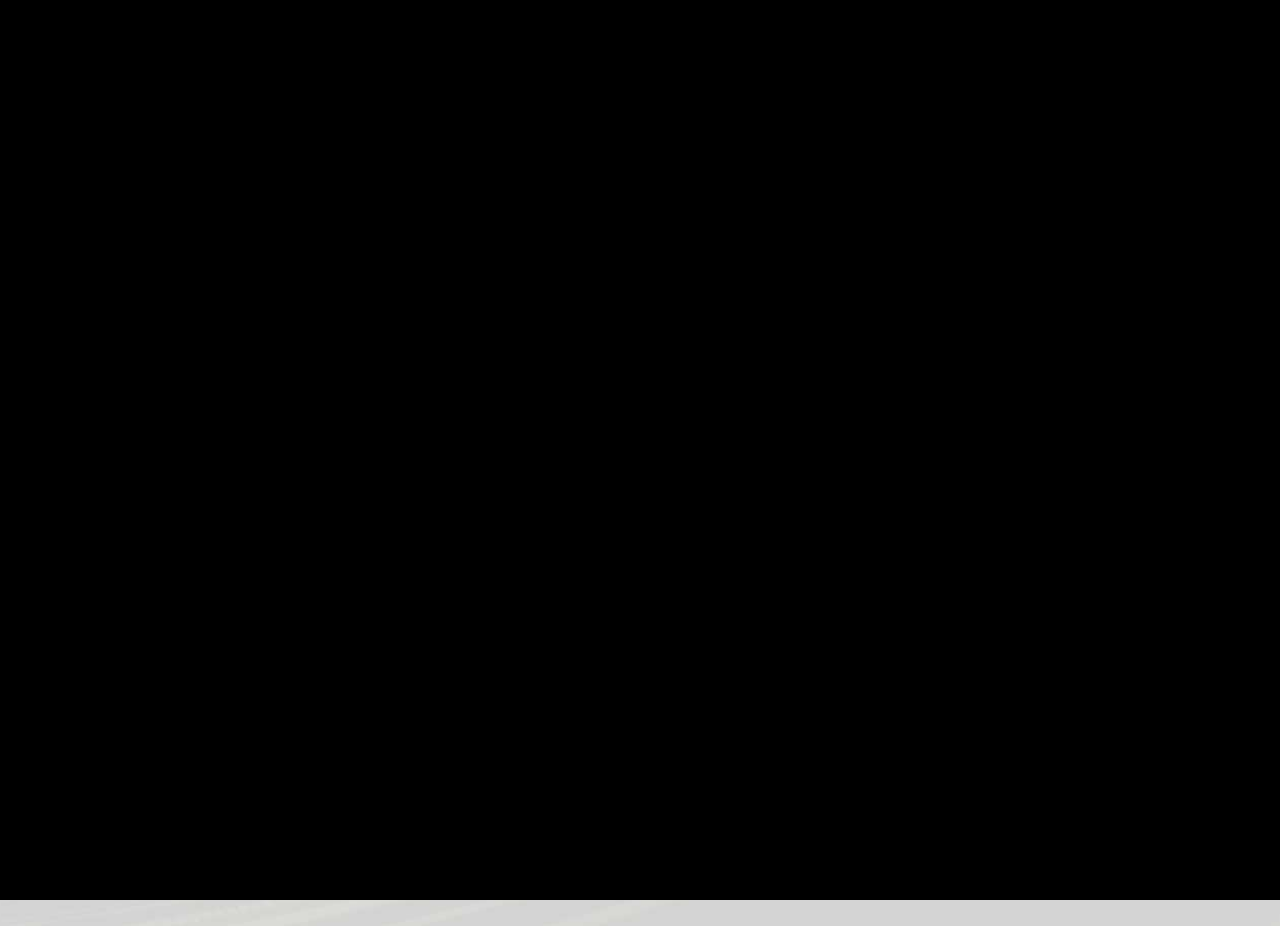
<file: index.html>
<!doctype html>
<html lang="en" dir="rtl">

<head>
  <meta charset="utf-8">
  <title>Anas Eddanfor</title>
  <meta name="description" content="Morden Bootstrap HTML5 Template">
  <meta name="viewport" content="width=device-width, initial-scale=1">
  <link rel="shortcut icon" type="image/x-icon" href="/assets/img/gold-copy.svg">
    
   <!-- ======= All CSS Plugins here ======== -->
  <link rel="stylesheet" href="assets/css/plugins/swiper-bundle.min.css">
  <link href="https://fonts.googleapis.com/css2?family=Rubik:ital,wght@0,300;0,400;0,500;0,600;0,700;0,800;0,900;1,400&display=swap" rel="stylesheet">
  
  <!-- Plugin css -->
  <link rel="stylesheet" href="assets/css/vendor/bootstrap.min.css">

  <!-- Custom Style CSS -->
  <link rel="stylesheet" href="assets/css/style.css">

  <!-- Dark css here -->
  <link rel="stylesheet" href="assets/css/dark.css">

  <!-- Rtl css here -->
  <link rel="stylesheet" href="assets/css/rtl.css">

  <script>
    // On page load or when changing themes, best to add inline in `head` to avoid FOUC
    if (localStorage.getItem("theme-color") === "dark" || (!("theme-color" in localStorage) && window.matchMedia("(prefers-color-scheme: dark)").matches)) {
      document.documentElement.classList.add("dark");
    } 
    if (localStorage.getItem("theme-color") === "light") {
      document.documentElement.classList.remove("dark");
    } 
  </script>

</head>

<body class="bg-dark_primary_bg">

    <!-- Preloader start -->
    <div id="preloader">
        <div class="loader--border"></div>
    </div>
    <!-- Preloader end -->

    <div class="home2__hero--bg">
    
        <!-- Start header area -->
        <header class="header__section  header__transparent">
            <div class="container">
                <div class="main__header d-flex justify-content-between align-items-center">
                    <div class="main__logo">
                        <h1 class="main__logo--title"><a class="main__logo--link" href="index.html">
                            <img class="main__logo--img logo_light" src="assets/img/logo/light.svg" alt="logo-img">
                            <img class="main__logo--img logo_dark" src="assets/img/logo/gold copy.svg" alt="logo-img">
                        </a></h1>
                    </div>
                    <button class="light__dark--btn" id="light__to--dark">
                        <svg class="dark--mode__icon" xmlns="http://www.w3.org/2000/svg" fill="currentColor" viewBox="0 0 512 512"><title>Moon</title><path d="M264 480A232 232 0 0132 248c0-94 54-178.28 137.61-214.67a16 16 0 0121.06 21.06C181.07 76.43 176 104.66 176 136c0 110.28 89.72 200 200 200 31.34 0 59.57-5.07 81.61-14.67a16 16 0 0121.06 21.06C442.28 426 358 480 264 480z"></path></svg>
                        <svg class="light--mode__icon" xmlns="http://www.w3.org/2000/svg" fill="currentColor" viewBox="0 0 512 512"><title>Sunny</title><path d="M256 118a22 22 0 01-22-22V48a22 22 0 0144 0v48a22 22 0 01-22 22zM256 486a22 22 0 01-22-22v-48a22 22 0 0144 0v48a22 22 0 01-22 22zM369.14 164.86a22 22 0 01-15.56-37.55l33.94-33.94a22 22 0 0131.11 31.11l-33.94 33.94a21.93 21.93 0 01-15.55 6.44zM108.92 425.08a22 22 0 01-15.55-37.56l33.94-33.94a22 22 0 1131.11 31.11l-33.94 33.94a21.94 21.94 0 01-15.56 6.45zM464 278h-48a22 22 0 010-44h48a22 22 0 010 44zM96 278H48a22 22 0 010-44h48a22 22 0 010 44zM403.08 425.08a21.94 21.94 0 01-15.56-6.45l-33.94-33.94a22 22 0 0131.11-31.11l33.94 33.94a22 22 0 01-15.55 37.56zM142.86 164.86a21.89 21.89 0 01-15.55-6.44l-33.94-33.94a22 22 0 0131.11-31.11l33.94 33.94a22 22 0 01-15.56 37.55zM256 358a102 102 0 11102-102 102.12 102.12 0 01-102 102z"></path></svg>
                    </button>
                </div>
            </div>
        </header>
        <!-- End header area -->
        <main class="main__content_wrapper">
            <!-- Start slider section -->
            <div class="hero__section">
                <div class="container">
                    <div class="hero__section--inner2 d-flex align-items-center">
                        <div class="hero__section--left d-flex align-items-center">
                            <div class="hero__profile position__relative">
                                <div class="hero__profile--topbar position__relative">
                                    <div class="hero__profile--thumbnail">
                                        <img class="hero__profile--thumbnail__media" src="assets/img/hero/profile.png" alt="img">
                                    </div>
                                    <div class="hero__profile--text">
                                        <h2 class="hero__profile--title">أنس الدنفور</h2>
                                        <span class="hero__profile--subtitle">مهندس تحكم وأتمتة صناعية<br>مهندس مراكز بيانات<br>بــــاحث</span>
                                    </div>
                                </div>
                                <ul class="hero__profile--info position__relative">
                                    <li class="hero__profile--info__list">
                                        <span class="hero__profile--info__icon"><svg class="max-w-5" width="16" height="34" fill="currentColor" stroke="currentColor" xmlns="http://www.w3.org/2000/svg" viewBox="0 0 512 512"><path d="M164.9 24.6c-7.7-18.6-28-28.5-47.4-23.2l-88 24C12.1 30.2 0 46 0 64C0 311.4 200.6 512 448 512c18 0 33.8-12.1 38.6-29.5l24-88c5.3-19.4-4.6-39.7-23.2-47.4l-96-40c-16.3-6.8-35.2-2.1-46.3 11.6L304.7 368C234.3 334.7 177.3 277.7 144 207.3L193.3 167c13.7-11.2 18.4-30 11.6-46.3l-40-96z"></path></svg></span>
                                        <a class="hero__profile--info__text" href="http://wa.me/+218942610683" dir="ltr">+218-942610683</a>
                                    </li>
                                    <li class="hero__profile--info__list">
                                        <span class="hero__profile--info__icon"><svg class="max-w-5" xmlns="http://www.w3.org/2000/svg" width="16" height="28" viewBox="0 0 24 24" fill="none" stroke="currentColor" stroke-width="2" stroke-linecap="round" stroke-linejoin="round"><path d="M4 4h16c1.1 0 2 .9 2 2v12c0 1.1-.9 2-2 2H4c-1.1 0-2-.9-2-2V6c0-1.1.9-2 2-2z"></path><polyline points="22,6 12,13 2,6"></polyline></svg></span>
                                        <a class="hero__profile--info__text" href="mailto:anas.addanfor@gmail.com">anas.addanfor@gmail.com</a>
                                    </li>
                                    <li class="hero__profile--info__list">
                                        <span class="hero__profile--info__icon"><svg class="max-w-5" xmlns="http://www.w3.org/2000/svg" width="16" height="28" viewBox="0 0 24 24" fill="none" stroke="currentColor" stroke-width="2" stroke-linecap="round" stroke-linejoin="round"><path d="M4 4h16c1.1 0 2 .9 2 2v12c0 1.1-.9 2-2 2H4c-1.1 0-2-.9-2-2V6c0-1.1.9-2 2-2z"></path><polyline points="22,6 12,13 2,6"></polyline></svg></span>
                                        <a class="hero__profile--info__text" href="mailto:anas.eddanfor@lati.ly">anas.eddanfor@lati.com</a>
                                    </li>
                                </ul>
                            </div>
                            <div class="hero__content hero__profile--content">
                                <span class="hero__content--subtitle text__secondary mb-10">مرحباً، عزيزي</span>
                                <h2 class="hero__content--title mb-15">أنــــــس الدنفور<br><span class="text__secondary mb-10">يرحب بـــــك</span></h2>
                                <h3 class="hero__content--subtitle2 mb-20">مهندس تحكم وأتمتة صناعية</h3>
                                <p class="hero__content--desc mb-20" dir="rtl">أنت <span class="text__secondary mb-10"> تستطيع </span> إذا كنت تعتقد أنك <span class="text__secondary mb-10">تستطيع</span></p>
                                <a class="primary__btn download__btn mb-30" href="./assets/pdfs/Anas CV.pdf">
                                    <svg class="download__btn--svg" xmlns="http://www.w3.org/2000/svg" width="24" height="24" viewBox="0 0 24 24" fill="none" stroke="currentColor" stroke-width="2" stroke-linecap="round" stroke-linejoin="round" ><path d="M21 15v4a2 2 0 0 1-2 2H5a2 2 0 0 1-2-2v-4"></path><polyline points="7 10 12 15 17 10"></polyline><line x1="12" y1="15" x2="12" y2="3"></line></svg>
                                    Download CV
                                </a>
                                <div class="social__share style2 d-flex align-items-center">
                                    <span class="social__share--title">تابعني : </span>
                                    <ul class="social__share--wrapper d-flex">
                                        <!-- فيسبوك -->
                                        <li class="social__share--child">
                                            <a class="social__share--link" href="https://www.facebook.com/profile.php?id=100011719296874">
                                                <svg xmlns="http://www.w3.org/2000/svg" width="20" height="20" viewBox="0 0 24 24" fill="currentColor">
                                                    <path d="M14 13.5h2.5l1-4H14v-2c0-1.03 0-2 2-2h1.5V2.14c-.326-.043-1.557-.14-2.857-.14C11.928 2 10 3.657 10 6.7v2.8H7v4h3V22h4v-8.5z"/>
                                                </svg>
                                                <span class="visually-hidden">Facebook</span>
                                            </a>
                                        </li>

                                        <!-- إنستغرام -->
                                        <li class="social__share--child">
                                            <a class="social__share--link" href="https://www.instagram.com/anas_adda/">
                                                <svg xmlns="http://www.w3.org/2000/svg" width="20" height="20" viewBox="0 0 24 24" fill="currentColor">
                                                    <path d="M12 2c2.717 0 3.056.01 4.122.06 1.065.05 1.79.217 2.428.465.66.254 1.216.598 1.772 1.153a4.908 4.908 0 0 1 1.153 1.772c.247.637.415 1.363.465 2.428.047 1.066.06 1.405.06 4.122 0 2.717-.01 3.056-.06 4.122-.05 1.065-.218 1.79-.465 2.428a4.883 4.883 0 0 1-1.153 1.772 4.915 4.915 0 0 1-1.772 1.153c-.637.247-1.363.415-2.428.465-1.066.047-1.405.06-4.122.06-2.717 0-3.056-.01-4.122-.06-1.065-.05-1.79-.218-2.428-.465a4.89 4.89 0 0 1-1.772-1.153 4.904 4.904 0 0 1-1.153-1.772c-.248-.637-.415-1.363-.465-2.428C2.013 15.056 2 14.717 2 12c0-2.717.01-3.056.06-4.122.05-1.066.217-1.79.465-2.428a4.88 4.88 0 0 1 1.153-1.772A4.897 4.897 0 0 1 5.45 2.525c.638-.248 1.362-.415 2.428-.465C8.944 2.013 9.283 2 12 2zm0 5a5 5 0 1 0 0 10 5 5 0 0 0 0-10zm6.5-.25a1.25 1.25 0 0 0-2.5 0 1.25 1.25 0 0 0 2.5 0zM12 9a3 3 0 1 1 0 6 3 3 0 0 1 0-6z"/>
                                                </svg>
                                                <span class="visually-hidden">Instagram</span>
                                            </a>
                                        </li>

                                        <!-- لينكد إن -->
                                        <li class="social__share--child">
                                            <a class="social__share--link" href="https://www.linkedin.com/in/anas-eddanfor-bb068420b/">
                                                <svg xmlns="http://www.w3.org/2000/svg" width="20" height="20" viewBox="0 0 24 24" fill="currentColor">
                                                    <path d="M19 0h-14c-2.761 0-5 2.239-5 5v14c0 2.761 2.239 5 5 5h14c2.762 0 5-2.239 5-5v-14c0-2.761-2.238-5-5-5zm-11 19h-3v-11h3v11zm-1.5-12.268c-.966 0-1.75-.79-1.75-1.764s.784-1.764 1.75-1.764 1.75.79 1.75 1.764-.783 1.764-1.75 1.764zm13.5 12.268h-3v-5.604c0-3.368-4-3.113-4 0v5.604h-3v-11h3v1.765c1.396-2.586 7-2.777 7 2.476v6.759z"/>
                                                </svg>
                                                <span class="visually-hidden">LinkedIn</span>
                                            </a>
                                        </li>
                                        <!---->
                                        <!-- X (تويتر سابقاً) 
                                        <li class="social__share--child">
                                            <a class="social__share--link" href="#">
                                                <svg xmlns="http://www.w3.org/2000/svg" width="20" height="20" viewBox="0 0 24 24" fill="currentColor">
                                                    <path d="M18.244 2.25h3.308l-7.227 8.26 8.502 11.24H16.17l-5.214-6.817L4.99 21.75H1.68l7.73-8.835L1.254 2.25H8.08l4.713 6.231zm-1.161 17.52h1.833L7.084 4.126H5.117z"/>
                                                </svg>
                                                <span class="visually-hidden">X</span>
                                            </a>
                                        </li>
                                        -->
                                    </ul>
                                </div>
                                
                            </div>
                        </div>
                        <div class="home__navigation--menu">
                            <nav>
                                <ul class="home__navigation--menu__wrapper">
                                    <li class="home__navigation--menu__items">
                                        <a class="home__navigation--menu__link" href="index.html">
                                            <span class="home__navigation--menu__text">الرئيسية</span>
                                            <span class="home__navigation--menu__icon"><svg width="16" fill="currentColor" xmlns="http://www.w3.org/2000/svg" viewBox="0 0 576 512"><path d="M575.8 255.5c0 18-15 32.1-32 32.1h-32l.7 160.2c0 2.7-.2 5.4-.5 8.1V472c0 22.1-17.9 40-40 40H456c-1.1 0-2.2 0-3.3-.1c-1.4 .1-2.8 .1-4.2 .1H416 392c-22.1 0-40-17.9-40-40V448 384c0-17.7-14.3-32-32-32H256c-17.7 0-32 14.3-32 32v64 24c0 22.1-17.9 40-40 40H160 128.1c-1.5 0-3-.1-4.5-.2c-1.2 .1-2.4 .2-3.6 .2H104c-22.1 0-40-17.9-40-40V360c0-.9 0-1.9 .1-2.8V287.6H32c-18 0-32-14-32-32.1c0-9 3-17 10-24L266.4 8c7-7 15-8 22-8s15 2 21 7L564.8 231.5c8 7 12 15 11 24z"></path></svg></span>
                                        </a>
                                    </li>
                                    <li class="home__navigation--menu__items">
                                        <a class="home__navigation--menu__link" href="./Pages/About.html">
                                            <span class="home__navigation--menu__text">عني</span>
                                            <span class="home__navigation--menu__icon"><svg class="text-accent1" width="16" fill="currentColor" xmlns="http://www.w3.org/2000/svg" viewBox="0 0 448 512"><path d="M224 256c70.7 0 128-57.3 128-128S294.7 0 224 0S96 57.3 96 128s57.3 128 128 128zm-45.7 48C79.8 304 0 383.8 0 482.3C0 498.7 13.3 512 29.7 512H418.3c16.4 0 29.7-13.3 29.7-29.7C448 383.8 368.2 304 269.7 304H178.3z"></path></svg></span>
                                        </a>
                                    </li>
                                    <!--
                                    <li class="home__navigation--menu__items">
                                        <a class="home__navigation--menu__link" href="./Pages/Services.html">
                                            <span class="home__navigation--menu__text">الخدمات</span>
                                            <span class="home__navigation--menu__icon"><svg class="text-accent1" width="16" fill="currentColor" xmlns="http://www.w3.org/2000/svg" viewBox="0 0 512 512"><path d="M495.9 166.6c3.2 8.7 .5 18.4-6.4 24.6l-43.3 39.4c1.1 8.3 1.7 16.8 1.7 25.4s-.6 17.1-1.7 25.4l43.3 39.4c6.9 6.2 9.6 15.9 6.4 24.6c-4.4 11.9-9.7 23.3-15.8 34.3l-4.7 8.1c-6.6 11-14 21.4-22.1 31.2c-5.9 7.2-15.7 9.6-24.5 6.8l-55.7-17.7c-13.4 10.3-28.2 18.9-44 25.4l-12.5 57.1c-2 9.1-9 16.3-18.2 17.8c-13.8 2.3-28 3.5-42.5 3.5s-28.7-1.2-42.5-3.5c-9.2-1.5-16.2-8.7-18.2-17.8l-12.5-57.1c-15.8-6.5-30.6-15.1-44-25.4L83.1 425.9c-8.8 2.8-18.6 .3-24.5-6.8c-8.1-9.8-15.5-20.2-22.1-31.2l-4.7-8.1c-6.1-11-11.4-22.4-15.8-34.3c-3.2-8.7-.5-18.4 6.4-24.6l43.3-39.4C64.6 273.1 64 264.6 64 256s.6-17.1 1.7-25.4L22.4 191.2c-6.9-6.2-9.6-15.9-6.4-24.6c4.4-11.9 9.7-23.3 15.8-34.3l4.7-8.1c6.6-11 14-21.4 22.1-31.2c5.9-7.2 15.7-9.6 24.5-6.8l55.7 17.7c13.4-10.3 28.2-18.9 44-25.4l12.5-57.1c2-9.1 9-16.3 18.2-17.8C227.3 1.2 241.5 0 256 0s28.7 1.2 42.5 3.5c9.2 1.5 16.2 8.7 18.2 17.8l12.5 57.1c15.8 6.5 30.6 15.1 44 25.4l55.7-17.7c8.8-2.8 18.6-.3 24.5 6.8c8.1 9.8 15.5 20.2 22.1 31.2l4.7 8.1c6.1 11 11.4 22.4 15.8 34.3zM256 336c44.2 0 80-35.8 80-80s-35.8-80-80-80s-80 35.8-80 80s35.8 80 80 80z"></path></svg></span>
                                        </a>
                                    </li>
                                    -->
                                    <li class="home__navigation--menu__items">
                                        <a class="home__navigation--menu__link" href="./Pages/Certificates.html ">
                                            <span class="home__navigation--menu__text">الشهادات</span>
                                            <span class="home__navigation--menu__icon"><svg class="text-accent1" width="16" fill="currentColor" xmlns="http://www.w3.org/2000/svg" viewBox="0 0 512 512"><path d="M256 0C114.6 0 0 114.6 0 256s114.6 256 256 256 256-114.6 256-256S397.4 0 256 0zm127.8 210.1l-58.6 56.4 13.9 78.6c1.2 6.8-6 11.9-12.1 8.8L256 324.6l-70.9 37.3c-6.1 3.2-13.3-2-12.1-8.8l13.9-78.6-58.6-56.4c-5-4.8-2.2-13.1 4.7-14.1l80.9-11.7 36.2-73.2c3.1-6.2 12-6.2 15.1 0l36.2 73.2 80.9 11.7c6.9 1 9.7 9.3 4.7 14.1z"/></svg></span>
                                        </a>
                                    </li>
                                    <!--
                                    <li class="home__navigation--menu__items">
                                        <a class="home__navigation--menu__link" href="./Pages/Portfolio.html">
                                            <span class="home__navigation--menu__text">معرض_الأعمال</span>
                                            <span class="home__navigation--menu__icon"><svg class="text-accent1" width="16" fill="currentColor" stroke="currentColor" xmlns="http://www.w3.org/2000/svg" viewBox="0 0 512 512"><path d="M184 48H328c4.4 0 8 3.6 8 8V96H176V56c0-4.4 3.6-8 8-8zm-56 8V96H64C28.7 96 0 124.7 0 160v96H192 320 512V160c0-35.3-28.7-64-64-64H384V56c0-30.9-25.1-56-56-56H184c-30.9 0-56 25.1-56 56zM512 288H320v32c0 17.7-14.3 32-32 32H224c-17.7 0-32-14.3-32-32V288H0V416c0 35.3 28.7 64 64 64H448c35.3 0 64-28.7 64-64V288z"></path></svg></span>
                                        </a>
                                    </li>
                                    <li class="home__navigation--menu__items">
                                        <a class="home__navigation--menu__link" href="./Pages/Blog.html">
                                            <span class="home__navigation--menu__text" ><span>المدونة</span></span>
                                            <span class="home__navigation--menu__icon"><svg class="text-accent1" width="16" fill="currentColor" stroke="currentColor" xmlns="http://www.w3.org/2000/svg" viewBox="0 0 448 512"><path d="M446.6 222.7c-1.8-8-6.8-15.4-12.5-18.5-1.8-1-13-2.2-25-2.7-20.1-.9-22.3-1.3-28.7-5-10.1-5.9-12.8-12.3-12.9-29.5-.1-33-13.8-63.7-40.9-91.3-19.3-19.7-40.9-33-65.5-40.5-5.9-1.8-19.1-2.4-63.3-2.9-69.4-.8-84.8.6-108.4 10C45.9 59.5 14.7 96.1 3.3 142.9 1.2 151.7.7 165.8.2 246.8c-.6 101.5.1 116.4 6.4 136.5 15.6 49.6 59.9 86.3 104.4 94.3 14.8 2.7 197.3 3.3 216 .8 32.5-4.4 58-17.5 81.9-41.9 17.3-17.7 28.1-36.8 35.2-62.1 4.9-17.6 4.5-142.8 2.5-151.7zm-322.1-63.6c7.8-7.9 10-8.2 58.8-8.2 43.9 0 45.4.1 51.8 3.4 9.3 4.7 13.4 11.3 13.4 21.9 0 9.5-3.8 16.2-12.3 21.6-4.6 2.9-7.3 3.1-50.3 3.3-26.5.2-47.7-.4-50.8-1.2-16.6-4.7-22.8-28.5-10.6-40.8zm191.8 199.8l-14.9 2.4-77.5.9c-68.1.8-87.3-.4-90.9-2-7.1-3.1-13.8-11.7-14.9-19.4-1.1-7.3 2.6-17.3 8.2-22.4 7.1-6.4 10.2-6.6 97.3-6.7 89.6-.1 89.1-.1 97.6 7.8 12.1 11.3 9.5 31.2-4.9 39.4z"></path></svg></span>
                                        </a>
                                    </li>
                                    <li class="home__navigation--menu__items">
                                        <a class="home__navigation--menu__link" href="./Pages/Contact.html">
                                            <span class="home__navigation--menu__text">التواصل</span>
                                            <span class="home__navigation--menu__icon"><svg class="text-accent1" width="16" fill="currentColor" stroke="currentColor" xmlns="http://www.w3.org/2000/svg" viewBox="0 0 512 512"><path d="M96 0C60.7 0 32 28.7 32 64V448c0 35.3 28.7 64 64 64H384c35.3 0 64-28.7 64-64V64c0-35.3-28.7-64-64-64H96zM208 288h64c44.2 0 80 35.8 80 80c0 8.8-7.2 16-16 16H144c-8.8 0-16-7.2-16-16c0-44.2 35.8-80 80-80zm96-96c0 35.3-28.7 64-64 64s-64-28.7-64-64s28.7-64 64-64s64 28.7 64 64zM512 80c0-8.8-7.2-16-16-16s-16 7.2-16 16v64c0 8.8 7.2 16 16 16s16-7.2 16-16V80zM496 192c-8.8 0-16 7.2-16 16v64c0 8.8 7.2 16 16 16s16-7.2 16-16V208c0-8.8-7.2-16-16-16zm16 144c0-8.8-7.2-16-16-16s-16 7.2-16 16v64c0 8.8 7.2 16 16 16s16-7.2 16-16V336z"></path></svg></span>
                                        </a>
                                    </li>
                                    -->
                                </ul>
                            </nav>
                        </div>
                    </div>
                </div>
            </div>
            <!-- End slider section -->

            <!-- Start footer section -->
            <footer class="footer footer__section2">
                <div class="container">
                    <div class="main__footer d-flex justify-content-between align-items-center">
                        <p class="copyright__content mb-0">تم التصميم <span>
                            
                            </span>  بواسطة <span><a class="text__secondary" href="#" >أنس الدنفور</a></span><span dir="ltr"> @ 2025 </span></p>
                    </div>
                </div>
            </footer>
            <!-- End footer section -->

        </main>

    </div>


    <!-- Scroll top bar -->
    <button id="scroll__top"><svg xmlns="http://www.w3.org/2000/svg" class="ionicon" viewBox="0 0 512 512"><path fill="none" stroke="currentColor" stroke-linecap="round"  stroke-width="48" d="M112 244l144-144 144 144M256 120v292"/></svg></button>
    
   <!-- All Script JS Plugins here  -->
   <script src="assets/js/vendor/popper.js" defer="defer"></script>
   <script src="assets/js/vendor/bootstrap.min.js" defer="defer"></script>
   <script src="assets/js/plugins/swiper-bundle.min.js"></script>
   <script src="assets/js/plugins/isotope.pkgd.min.js"></script>

  <!-- Customscript js -->
  <script src="assets/js/script.js"></script>

  <!-- Dark to light js -->
  <script>
    // On page load or when changing themes, best to add inline in `head` to avoid FOUC
    if (localStorage.getItem("theme-color") === "dark" || (!("theme-color" in localStorage) && window.matchMedia("(prefers-color-scheme: dark)").matches)) {
      document.getElementById("light__to--dark")?.classList.add("dark--version");
    } 
    if (localStorage.getItem("theme-color") === "light") {
      document.getElementById("light__to--dark")?.classList.remove("dark--version");
    } 
  </script>
  
</body>
</html>
</file>
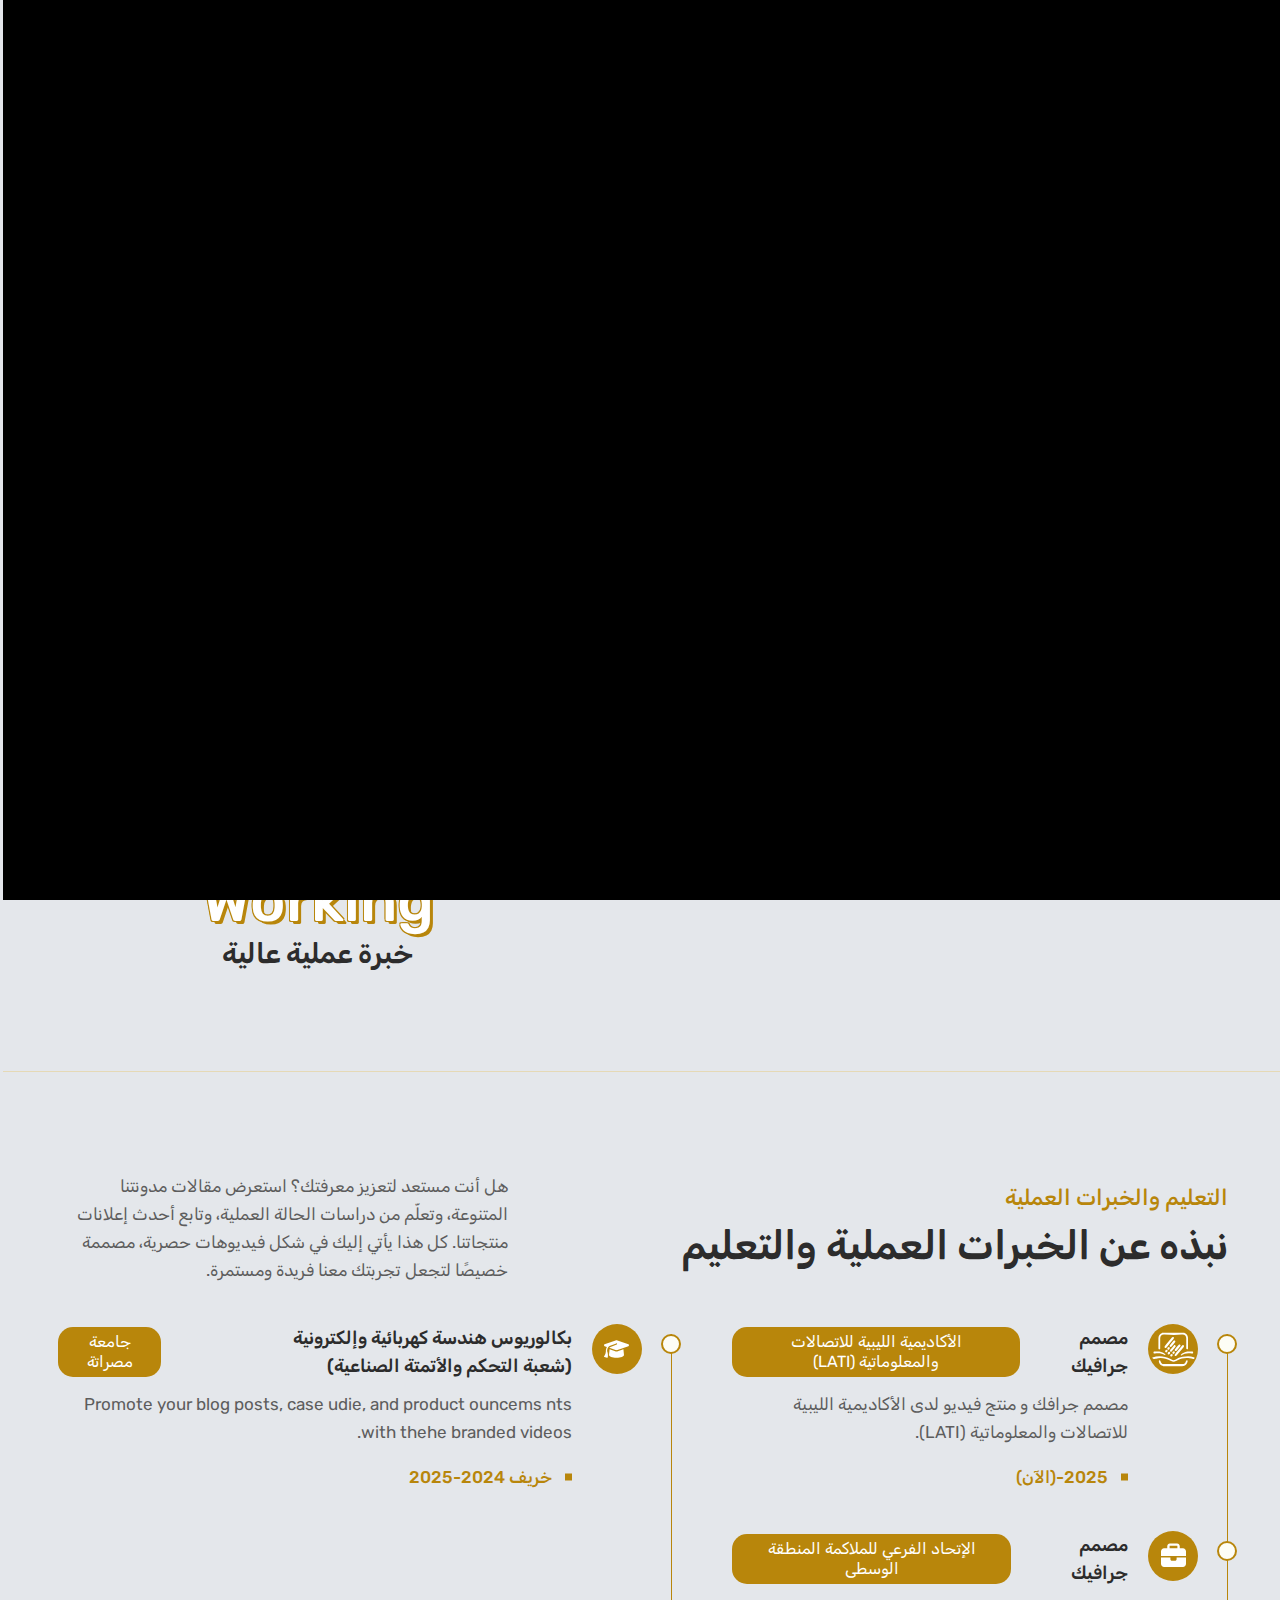
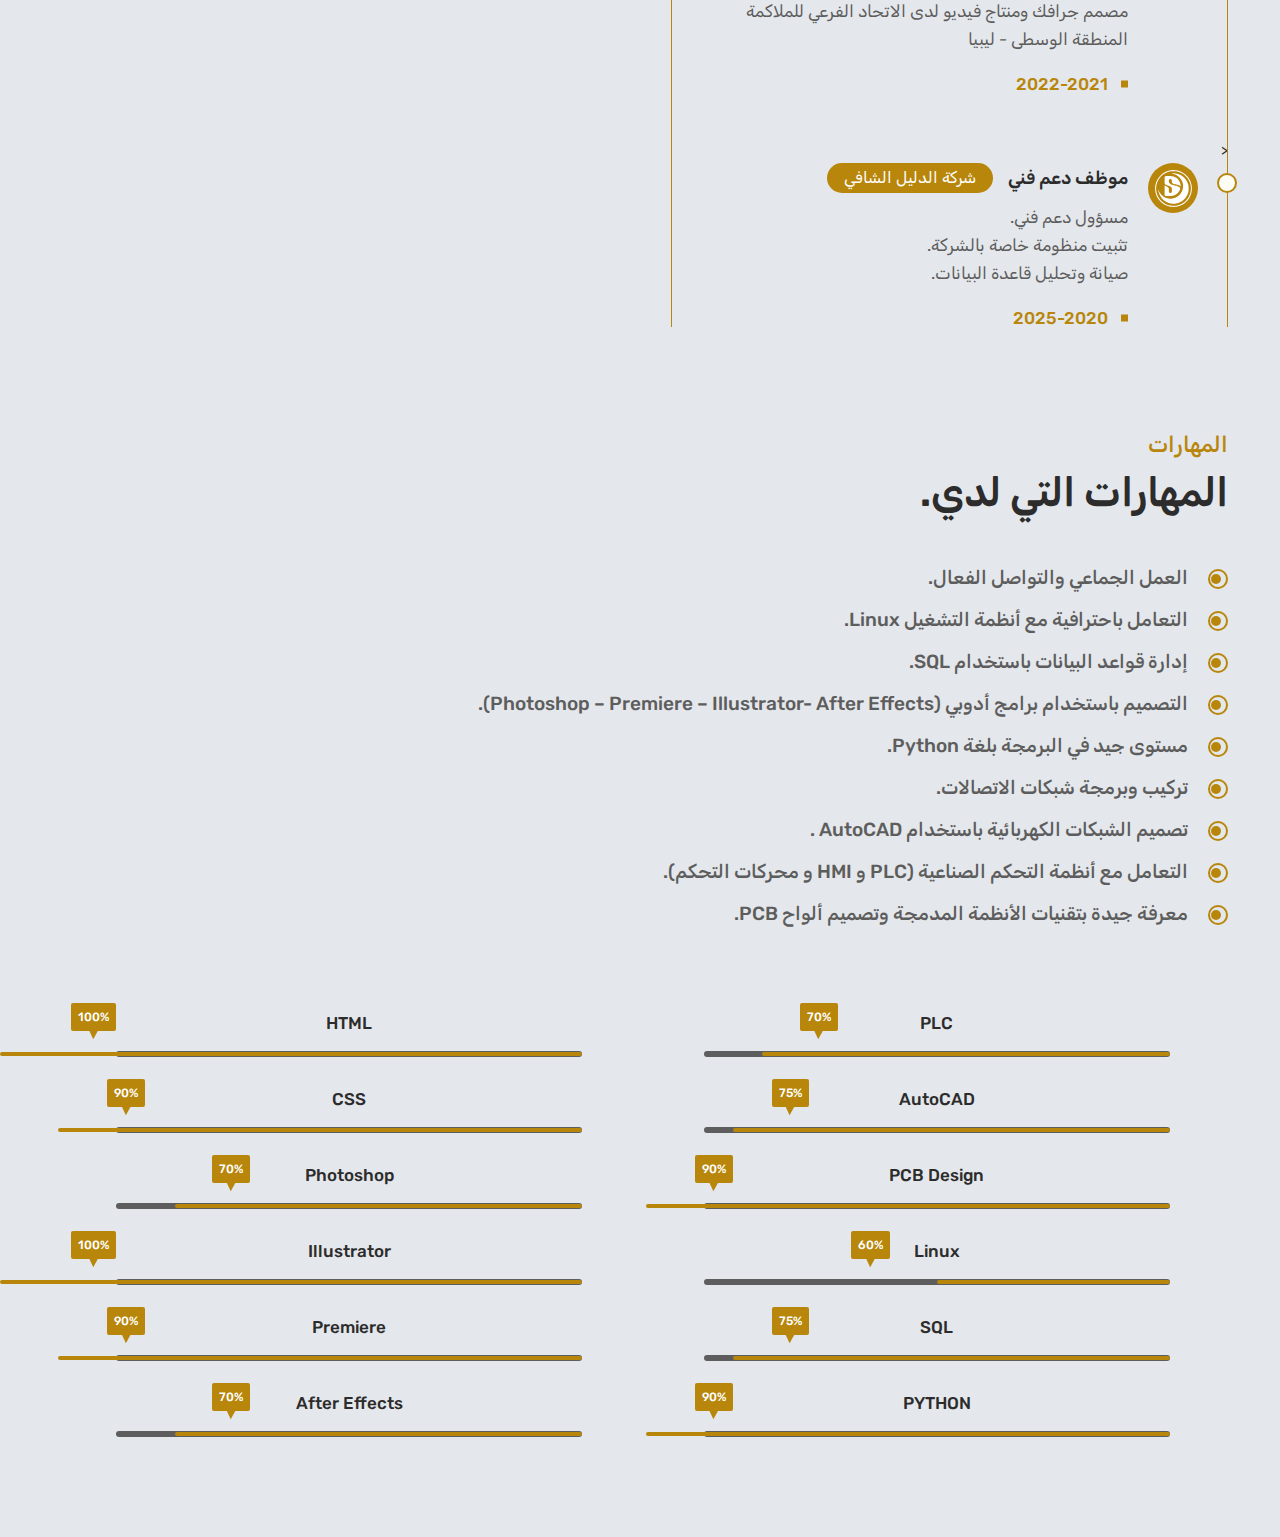
<file: Pages/About.html>
<!doctype html>
<html lang="en" dir="rtl">

<head>
  <meta charset="utf-8">
  <title>عن أنس الدنفور</title>
  <meta name="description" content="Anas Eddanfor About">
  <meta name="viewport" content="width=device-width, initial-scale=1">
  <link rel="shortcut icon" type="image/x-icon" href="../assets/img/gold-copy.ico">
    
   <!-- ======= All CSS Plugins here ======== -->
  <link rel="stylesheet" href="../assets/css/plugins/swiper-bundle.min.css">
  <link href="https://fonts.googleapis.com/css2?family=Rubik:ital,wght@0,300;0,400;0,500;0,600;0,700;0,800;0,900;1,400&display=swap" rel="stylesheet">
  
  <!-- Plugin css -->
  <link rel="stylesheet" href="../assets/css/vendor/bootstrap.min.css">

  <!-- Custom Style CSS -->
  <link rel="stylesheet" href="../assets/css/style.css">

  <!-- Dark css here -->
  <link rel="stylesheet" href="../assets/css/dark.css">

  <!-- Rtl css here -->
  <link rel="stylesheet" href="../assets/css/rtl.css">

  <script>
    // On page load or when changing themes, best to add inline in `head` to avoid FOUC
    if (localStorage.getItem("theme-color") === "dark" || (!("theme-color" in localStorage) && window.matchMedia("(prefers-color-scheme: dark)").matches)) {
      document.documentElement.classList.add("dark");
    } 
    if (localStorage.getItem("theme-color") === "light") {
      document.documentElement.classList.remove("dark");
    } 
  </script>

</head>

<body class="bg-dark_primary_bg">

    <!-- Preloader start -->
    <div id="preloader">
        <div class="loader--border"></div>
    </div>
    <!-- Preloader end -->

    <div class="toggle__navigation">
        <button class="toggle__navigation--button" aria-label="Menu navigation">
            <span class="toggle__navigation--open">
                <svg xmlns="http://www.w3.org/2000/svg" width="28" height="28" viewBox="0 0 24 24" fill="none" stroke="currentColor" stroke-width="2" stroke-linecap="round" stroke-linejoin="round" class="feather feather-align-justify"><line x1="21" y1="10" x2="3" y2="10"></line><line x1="21" y1="6" x2="3" y2="6"></line><line x1="21" y1="14" x2="3" y2="14"></line><line x1="21" y1="18" x2="3" y2="18"></line></svg>
            </span>
            <span class="toggle__navigation--close">
                <svg xmlns="http://www.w3.org/2000/svg" width="28" height="28" viewBox="0 0 24 24" fill="none" stroke="currentColor" stroke-width="2" stroke-linecap="round" stroke-linejoin="round" class="feather feather-x"><line x1="18" y1="6" x2="6" y2="18"></line><line x1="6" y1="6" x2="18" y2="18"></line></svg>
            </span>
        </button>
        <ul class="toggle__nav--menu">
            <li class="toggle__nav--menu__items"> 
                <a class="toggle__nav--menu__link" href="../index.html">
                    <span class="toggle__nav--menu__icon"><svg width="18" fill="currentColor" xmlns="http://www.w3.org/2000/svg" viewBox="0 0 576 512"><path d="M575.8 255.5c0 18-15 32.1-32 32.1h-32l.7 160.2c0 2.7-.2 5.4-.5 8.1V472c0 22.1-17.9 40-40 40H456c-1.1 0-2.2 0-3.3-.1c-1.4 .1-2.8 .1-4.2 .1H416 392c-22.1 0-40-17.9-40-40V448 384c0-17.7-14.3-32-32-32H256c-17.7 0-32 14.3-32 32v64 24c0 22.1-17.9 40-40 40H160 128.1c-1.5 0-3-.1-4.5-.2c-1.2 .1-2.4 .2-3.6 .2H104c-22.1 0-40-17.9-40-40V360c0-.9 0-1.9 .1-2.8V287.6H32c-18 0-32-14-32-32.1c0-9 3-17 10-24L266.4 8c7-7 15-8 22-8s15 2 21 7L564.8 231.5c8 7 12 15 11 24z"></path></svg></span>
                    <span class="toggle__nav--menu__text">الرئيسية</span>
                </a>
            </li>
            <li class="toggle__nav--menu__items"> 
                <a class="toggle__nav--menu__link active" href="About.html">
                    <span class="toggle__nav--menu__icon"><svg class="text-accent1" width="18" fill="currentColor" xmlns="http://www.w3.org/2000/svg" viewBox="0 0 448 512"><path d="M224 256c70.7 0 128-57.3 128-128S294.7 0 224 0S96 57.3 96 128s57.3 128 128 128zm-45.7 48C79.8 304 0 383.8 0 482.3C0 498.7 13.3 512 29.7 512H418.3c16.4 0 29.7-13.3 29.7-29.7C448 383.8 368.2 304 269.7 304H178.3z"></path></svg></span>
                    <span class="toggle__nav--menu__text">عني</span>
                </a>
            </li>
            <!--
            <li class="toggle__nav--menu__items"> 
                <a class="toggle__nav--menu__link" href="Services.html">
                    <span class="toggle__nav--menu__icon"><svg class="text-accent1" width="18" fill="currentColor" xmlns="http://www.w3.org/2000/svg" viewBox="0 0 512 512"><path d="M495.9 166.6c3.2 8.7 .5 18.4-6.4 24.6l-43.3 39.4c1.1 8.3 1.7 16.8 1.7 25.4s-.6 17.1-1.7 25.4l43.3 39.4c6.9 6.2 9.6 15.9 6.4 24.6c-4.4 11.9-9.7 23.3-15.8 34.3l-4.7 8.1c-6.6 11-14 21.4-22.1 31.2c-5.9 7.2-15.7 9.6-24.5 6.8l-55.7-17.7c-13.4 10.3-28.2 18.9-44 25.4l-12.5 57.1c-2 9.1-9 16.3-18.2 17.8c-13.8 2.3-28 3.5-42.5 3.5s-28.7-1.2-42.5-3.5c-9.2-1.5-16.2-8.7-18.2-17.8l-12.5-57.1c-15.8-6.5-30.6-15.1-44-25.4L83.1 425.9c-8.8 2.8-18.6 .3-24.5-6.8c-8.1-9.8-15.5-20.2-22.1-31.2l-4.7-8.1c-6.1-11-11.4-22.4-15.8-34.3c-3.2-8.7-.5-18.4 6.4-24.6l43.3-39.4C64.6 273.1 64 264.6 64 256s.6-17.1 1.7-25.4L22.4 191.2c-6.9-6.2-9.6-15.9-6.4-24.6c4.4-11.9 9.7-23.3 15.8-34.3l4.7-8.1c6.6-11 14-21.4 22.1-31.2c5.9-7.2 15.7-9.6 24.5-6.8l55.7 17.7c13.4-10.3 28.2-18.9 44-25.4l12.5-57.1c2-9.1 9-16.3 18.2-17.8C227.3 1.2 241.5 0 256 0s28.7 1.2 42.5 3.5c9.2 1.5 16.2 8.7 18.2 17.8l12.5 57.1c15.8 6.5 30.6 15.1 44 25.4l55.7-17.7c8.8-2.8 18.6-.3 24.5 6.8c8.1 9.8 15.5 20.2 22.1 31.2l4.7 8.1c6.1 11 11.4 22.4 15.8 34.3zM256 336c44.2 0 80-35.8 80-80s-35.8-80-80-80s-80 35.8-80 80s35.8 80 80 80z"></path></svg></span>
                    <span class="toggle__nav--menu__text">SERVICES</span>
                </a>
            </li>
            -->
            <li class="toggle__nav--menu__items"> 
                <a class="toggle__nav--menu__link" href="Certificates.html">
                    <span class="toggle__nav--menu__icon">
                        <svg class="text-accent1" width="18" fill="currentColor" xmlns="http://www.w3.org/2000/svg" viewBox="0 0 512 512">
                            <path d="M256 0C114.6 0 0 114.6 0 256s114.6 256 256 256 256-114.6 256-256S397.4 0 256 0zm127.8 210.1l-58.6 56.4 13.9 78.6c1.2 6.8-6 11.9-12.1 8.8L256 324.6l-70.9 37.3c-6.1 3.2-13.3-2-12.1-8.8l13.9-78.6-58.6-56.4c-5-4.8-2.2-13.1 4.7-14.1l80.9-11.7 36.2-73.2c3.1-6.2 12-6.2 15.1 0l36.2 73.2 80.9 11.7c6.9 1 9.7 9.3 4.7 14.1z"/>
                        </svg>
                    </span>
                    <span class="toggle__nav--menu__text">الشهادات</span>
                </a>
            </li>

            <li class="toggle__nav--menu__items"> 
                <a class="toggle__nav--menu__link" href="Portfolio.html">
                    <span class="toggle__nav--menu__icon"><svg class="text-accent1" width="18" fill="currentColor" stroke="currentColor" xmlns="http://www.w3.org/2000/svg" viewBox="0 0 512 512"><path d="M184 48H328c4.4 0 8 3.6 8 8V96H176V56c0-4.4 3.6-8 8-8zm-56 8V96H64C28.7 96 0 124.7 0 160v96H192 320 512V160c0-35.3-28.7-64-64-64H384V56c0-30.9-25.1-56-56-56H184c-30.9 0-56 25.1-56 56zM512 288H320v32c0 17.7-14.3 32-32 32H224c-17.7 0-32-14.3-32-32V288H0V416c0 35.3 28.7 64 64 64H448c35.3 0 64-28.7 64-64V288z"></path></svg></span>
                    <span class="toggle__nav--menu__text">معرض_الأعمال</span>
                </a>
            </li>
            <li class="toggle__nav--menu__items"> 
                <a class="toggle__nav--menu__link" href="Blog.html">
                    <span class="toggle__nav--menu__icon"><svg class="text-accent1" width="18" fill="currentColor" stroke="currentColor" xmlns="http://www.w3.org/2000/svg" viewBox="0 0 448 512"><path d="M446.6 222.7c-1.8-8-6.8-15.4-12.5-18.5-1.8-1-13-2.2-25-2.7-20.1-.9-22.3-1.3-28.7-5-10.1-5.9-12.8-12.3-12.9-29.5-.1-33-13.8-63.7-40.9-91.3-19.3-19.7-40.9-33-65.5-40.5-5.9-1.8-19.1-2.4-63.3-2.9-69.4-.8-84.8.6-108.4 10C45.9 59.5 14.7 96.1 3.3 142.9 1.2 151.7.7 165.8.2 246.8c-.6 101.5.1 116.4 6.4 136.5 15.6 49.6 59.9 86.3 104.4 94.3 14.8 2.7 197.3 3.3 216 .8 32.5-4.4 58-17.5 81.9-41.9 17.3-17.7 28.1-36.8 35.2-62.1 4.9-17.6 4.5-142.8 2.5-151.7zm-322.1-63.6c7.8-7.9 10-8.2 58.8-8.2 43.9 0 45.4.1 51.8 3.4 9.3 4.7 13.4 11.3 13.4 21.9 0 9.5-3.8 16.2-12.3 21.6-4.6 2.9-7.3 3.1-50.3 3.3-26.5.2-47.7-.4-50.8-1.2-16.6-4.7-22.8-28.5-10.6-40.8zm191.8 199.8l-14.9 2.4-77.5.9c-68.1.8-87.3-.4-90.9-2-7.1-3.1-13.8-11.7-14.9-19.4-1.1-7.3 2.6-17.3 8.2-22.4 7.1-6.4 10.2-6.6 97.3-6.7 89.6-.1 89.1-.1 97.6 7.8 12.1 11.3 9.5 31.2-4.9 39.4z"></path></svg></span>
                    <span class="toggle__nav--menu__text">المدونة</span>
                </a>
            </li>
            <li class="toggle__nav--menu__items"> 
                <a class="toggle__nav--menu__link" href="Contact.html">
                    <span class="toggle__nav--menu__icon"><svg class="text-accent1" width="18" fill="currentColor" stroke="currentColor" xmlns="http://www.w3.org/2000/svg" viewBox="0 0 512 512"><path d="M96 0C60.7 0 32 28.7 32 64V448c0 35.3 28.7 64 64 64H384c35.3 0 64-28.7 64-64V64c0-35.3-28.7-64-64-64H96zM208 288h64c44.2 0 80 35.8 80 80c0 8.8-7.2 16-16 16H144c-8.8 0-16-7.2-16-16c0-44.2 35.8-80 80-80zm96-96c0 35.3-28.7 64-64 64s-64-28.7-64-64s28.7-64 64-64s64 28.7 64 64zM512 80c0-8.8-7.2-16-16-16s-16 7.2-16 16v64c0 8.8 7.2 16 16 16s16-7.2 16-16V80zM496 192c-8.8 0-16 7.2-16 16v64c0 8.8 7.2 16 16 16s16-7.2 16-16V208c0-8.8-7.2-16-16-16zm16 144c0-8.8-7.2-16-16-16s-16 7.2-16 16v64c0 8.8 7.2 16 16 16s16-7.2 16-16V336z"></path></svg></span>
                    <span class="toggle__nav--menu__text">التواصل</span>
                </a>
            </li>
        </ul>
        <span class="toggle__navigation--bg"></span>
    </div>

    <div class="home__navigation--menu other__style">
        <nav>
            <ul class="home__navigation--menu__wrapper">
                <li class="home__navigation--menu__items">
                    <a class="home__navigation--menu__link" href="../index.html">
                        <span class="home__navigation--menu__icon"><svg width="16" fill="currentColor" xmlns="http://www.w3.org/2000/svg" viewBox="0 0 576 512"><path d="M575.8 255.5c0 18-15 32.1-32 32.1h-32l.7 160.2c0 2.7-.2 5.4-.5 8.1V472c0 22.1-17.9 40-40 40H456c-1.1 0-2.2 0-3.3-.1c-1.4 .1-2.8 .1-4.2 .1H416 392c-22.1 0-40-17.9-40-40V448 384c0-17.7-14.3-32-32-32H256c-17.7 0-32 14.3-32 32v64 24c0 22.1-17.9 40-40 40H160 128.1c-1.5 0-3-.1-4.5-.2c-1.2 .1-2.4 .2-3.6 .2H104c-22.1 0-40-17.9-40-40V360c0-.9 0-1.9 .1-2.8V287.6H32c-18 0-32-14-32-32.1c0-9 3-17 10-24L266.4 8c7-7 15-8 22-8s15 2 21 7L564.8 231.5c8 7 12 15 11 24z"></path></svg></span>
                    </a>
                </li>
                <li class="home__navigation--menu__items">
                    <a class="home__navigation--menu__link" href="About.html">
                        <span class="home__navigation--menu__icon"><svg class="text-accent1" width="16" fill="currentColor" xmlns="http://www.w3.org/2000/svg" viewBox="0 0 448 512"><path d="M224 256c70.7 0 128-57.3 128-128S294.7 0 224 0S96 57.3 96 128s57.3 128 128 128zm-45.7 48C79.8 304 0 383.8 0 482.3C0 498.7 13.3 512 29.7 512H418.3c16.4 0 29.7-13.3 29.7-29.7C448 383.8 368.2 304 269.7 304H178.3z"></path></svg></span>
                    </a>
                </li>
                <!--
                <li class="home__navigation--menu__items">
                    <a class="home__navigation--menu__link" href="Services.html">
                        <span class="home__navigation--menu__icon"><svg class="text-accent1" width="16" fill="currentColor" xmlns="http://www.w3.org/2000/svg" viewBox="0 0 512 512"><path d="M495.9 166.6c3.2 8.7 .5 18.4-6.4 24.6l-43.3 39.4c1.1 8.3 1.7 16.8 1.7 25.4s-.6 17.1-1.7 25.4l43.3 39.4c6.9 6.2 9.6 15.9 6.4 24.6c-4.4 11.9-9.7 23.3-15.8 34.3l-4.7 8.1c-6.6 11-14 21.4-22.1 31.2c-5.9 7.2-15.7 9.6-24.5 6.8l-55.7-17.7c-13.4 10.3-28.2 18.9-44 25.4l-12.5 57.1c-2 9.1-9 16.3-18.2 17.8c-13.8 2.3-28 3.5-42.5 3.5s-28.7-1.2-42.5-3.5c-9.2-1.5-16.2-8.7-18.2-17.8l-12.5-57.1c-15.8-6.5-30.6-15.1-44-25.4L83.1 425.9c-8.8 2.8-18.6 .3-24.5-6.8c-8.1-9.8-15.5-20.2-22.1-31.2l-4.7-8.1c-6.1-11-11.4-22.4-15.8-34.3c-3.2-8.7-.5-18.4 6.4-24.6l43.3-39.4C64.6 273.1 64 264.6 64 256s.6-17.1 1.7-25.4L22.4 191.2c-6.9-6.2-9.6-15.9-6.4-24.6c4.4-11.9 9.7-23.3 15.8-34.3l4.7-8.1c6.6-11 14-21.4 22.1-31.2c5.9-7.2 15.7-9.6 24.5-6.8l55.7 17.7c13.4-10.3 28.2-18.9 44-25.4l12.5-57.1c2-9.1 9-16.3 18.2-17.8C227.3 1.2 241.5 0 256 0s28.7 1.2 42.5 3.5c9.2 1.5 16.2 8.7 18.2 17.8l12.5 57.1c15.8 6.5 30.6 15.1 44 25.4l55.7-17.7c8.8-2.8 18.6-.3 24.5 6.8c8.1 9.8 15.5 20.2 22.1 31.2l4.7 8.1c6.1 11 11.4 22.4 15.8 34.3zM256 336c44.2 0 80-35.8 80-80s-35.8-80-80-80s-80 35.8-80 80s35.8 80 80 80z"></path></svg></span>
                    </a>
                </li>
                -->
                <li class="home__navigation--menu__items">
                    <a class="home__navigation--menu__link" href="Certificates.html">
                        <span class="home__navigation--menu__icon"><svg class="text-accent1" width="16" fill="currentColor" xmlns="http://www.w3.org/2000/svg" viewBox="0 0 512 512"><path d="M256 0C114.6 0 0 114.6 0 256s114.6 256 256 256 256-114.6 256-256S397.4 0 256 0zm127.8 210.1l-58.6 56.4 13.9 78.6c1.2 6.8-6 11.9-12.1 8.8L256 324.6l-70.9 37.3c-6.1 3.2-13.3-2-12.1-8.8l13.9-78.6-58.6-56.4c-5-4.8-2.2-13.1 4.7-14.1l80.9-11.7 36.2-73.2c3.1-6.2 12-6.2 15.1 0l36.2 73.2 80.9 11.7c6.9 1 9.7 9.3 4.7 14.1z"/></svg></span>
                    </a>
                </li>
                <li class="home__navigation--menu__items">
                    <a class="home__navigation--menu__link" href="Portfolio.html">
                        <span class="home__navigation--menu__icon"><svg class="text-accent1" width="16" fill="currentColor" stroke="currentColor" xmlns="http://www.w3.org/2000/svg" viewBox="0 0 512 512"><path d="M184 48H328c4.4 0 8 3.6 8 8V96H176V56c0-4.4 3.6-8 8-8zm-56 8V96H64C28.7 96 0 124.7 0 160v96H192 320 512V160c0-35.3-28.7-64-64-64H384V56c0-30.9-25.1-56-56-56H184c-30.9 0-56 25.1-56 56zM512 288H320v32c0 17.7-14.3 32-32 32H224c-17.7 0-32-14.3-32-32V288H0V416c0 35.3 28.7 64 64 64H448c35.3 0 64-28.7 64-64V288z"></path></svg></span>
                    </a>
                </li>
                <li class="home__navigation--menu__items">
                    <a class="home__navigation--menu__link" href="Blog.html">
                        <span class="home__navigation--menu__icon"><svg class="text-accent1" width="16" fill="currentColor" stroke="currentColor" xmlns="http://www.w3.org/2000/svg" viewBox="0 0 448 512"><path d="M446.6 222.7c-1.8-8-6.8-15.4-12.5-18.5-1.8-1-13-2.2-25-2.7-20.1-.9-22.3-1.3-28.7-5-10.1-5.9-12.8-12.3-12.9-29.5-.1-33-13.8-63.7-40.9-91.3-19.3-19.7-40.9-33-65.5-40.5-5.9-1.8-19.1-2.4-63.3-2.9-69.4-.8-84.8.6-108.4 10C45.9 59.5 14.7 96.1 3.3 142.9 1.2 151.7.7 165.8.2 246.8c-.6 101.5.1 116.4 6.4 136.5 15.6 49.6 59.9 86.3 104.4 94.3 14.8 2.7 197.3 3.3 216 .8 32.5-4.4 58-17.5 81.9-41.9 17.3-17.7 28.1-36.8 35.2-62.1 4.9-17.6 4.5-142.8 2.5-151.7zm-322.1-63.6c7.8-7.9 10-8.2 58.8-8.2 43.9 0 45.4.1 51.8 3.4 9.3 4.7 13.4 11.3 13.4 21.9 0 9.5-3.8 16.2-12.3 21.6-4.6 2.9-7.3 3.1-50.3 3.3-26.5.2-47.7-.4-50.8-1.2-16.6-4.7-22.8-28.5-10.6-40.8zm191.8 199.8l-14.9 2.4-77.5.9c-68.1.8-87.3-.4-90.9-2-7.1-3.1-13.8-11.7-14.9-19.4-1.1-7.3 2.6-17.3 8.2-22.4 7.1-6.4 10.2-6.6 97.3-6.7 89.6-.1 89.1-.1 97.6 7.8 12.1 11.3 9.5 31.2-4.9 39.4z"></path></svg></span>
                    </a>
                </li>
                <li class="home__navigation--menu__items">
                    <a class="home__navigation--menu__link" href="Contact.html">
                        <span class="home__navigation--menu__icon"><svg class="text-accent1" width="16" fill="currentColor" stroke="currentColor" xmlns="http://www.w3.org/2000/svg" viewBox="0 0 512 512"><path d="M96 0C60.7 0 32 28.7 32 64V448c0 35.3 28.7 64 64 64H384c35.3 0 64-28.7 64-64V64c0-35.3-28.7-64-64-64H96zM208 288h64c44.2 0 80 35.8 80 80c0 8.8-7.2 16-16 16H144c-8.8 0-16-7.2-16-16c0-44.2 35.8-80 80-80zm96-96c0 35.3-28.7 64-64 64s-64-28.7-64-64s28.7-64 64-64s64 28.7 64 64zM512 80c0-8.8-7.2-16-16-16s-16 7.2-16 16v64c0 8.8 7.2 16 16 16s16-7.2 16-16V80zM496 192c-8.8 0-16 7.2-16 16v64c0 8.8 7.2 16 16 16s16-7.2 16-16V208c0-8.8-7.2-16-16-16zm16 144c0-8.8-7.2-16-16-16s-16 7.2-16 16v64c0 8.8 7.2 16 16 16s16-7.2 16-16V336z"></path></svg></span>
                    </a>
                </li>
            </ul>
        </nav>
    </div>

    <button class="light__dark--btn style__other" id="light__to--dark">
        <svg class="dark--mode__icon" xmlns="http://www.w3.org/2000/svg" fill="currentColor" viewBox="0 0 512 512"><title>Moon</title><path d="M264 480A232 232 0 0132 248c0-94 54-178.28 137.61-214.67a16 16 0 0121.06 21.06C181.07 76.43 176 104.66 176 136c0 110.28 89.72 200 200 200 31.34 0 59.57-5.07 81.61-14.67a16 16 0 0121.06 21.06C442.28 426 358 480 264 480z"></path></svg>
        <svg class="light--mode__icon" xmlns="http://www.w3.org/2000/svg" fill="currentColor" viewBox="0 0 512 512"><title>Sunny</title><path d="M256 118a22 22 0 01-22-22V48a22 22 0 0144 0v48a22 22 0 01-22 22zM256 486a22 22 0 01-22-22v-48a22 22 0 0144 0v48a22 22 0 01-22 22zM369.14 164.86a22 22 0 01-15.56-37.55l33.94-33.94a22 22 0 0131.11 31.11l-33.94 33.94a21.93 21.93 0 01-15.55 6.44zM108.92 425.08a22 22 0 01-15.55-37.56l33.94-33.94a22 22 0 1131.11 31.11l-33.94 33.94a21.94 21.94 0 01-15.56 6.45zM464 278h-48a22 22 0 010-44h48a22 22 0 010 44zM96 278H48a22 22 0 010-44h48a22 22 0 010 44zM403.08 425.08a21.94 21.94 0 01-15.56-6.45l-33.94-33.94a22 22 0 0131.11-31.11l33.94 33.94a22 22 0 01-15.55 37.56zM142.86 164.86a21.89 21.89 0 01-15.55-6.44l-33.94-33.94a22 22 0 0131.11-31.11l33.94 33.94a22 22 0 01-15.56 37.55zM256 358a102 102 0 11102-102 102.12 102.12 0 01-102 102z"></path></svg>
    </button>

    <main class="main__content_wrapper inner__page--content">

        <div class="page__heading">
            <h1 class="page__heading--title">ABOUT ME</h1>
            <h2 class="page__heading--subtitle"> عن <span> أنس الدنفور </span></h2> 
        </div>

        <!-- Start about section -->
        <section class="about__section border__bottom section--padding">
            <div class="container">
                <div class="about__section--inner d-flex">
                    <div class="about__content">
                        <div class="section__heading mb-30">
                            <span class="section__heading--subtitle text__secondary">عن أنس الدنفور</span>
                            <h2 class="section__heading--title">معا يمكننا تطوير <span style="color: #B8860B;"> المستقبل </span></h2> 
                        </div>
                        <div class="about__info">
                            <h3 class="about__info--title text__secondary mb-20">المعلومات الشخصية :</h3>
                            <ul class="about__info--wrapper d-flex">
                                <li class="about__info--items">الاسم : أنــس</li>
                                <li class="about__info--items">اللقب : الدنفور</li>
                                <li class="about__info--items">العنوان : مصرتة - ليبيا</li>
                                <li class="about__info--items">بريد : anas.addanfor@gmail.com</li>
                                <li class="about__info--items">هاتف : <span dir="ltr"> +218-94 26 10 683</span></li>
                                <li class="about__info--items">بريد : anas.eddanfor@lati.com</li>
                                <li class="about__info--items">اللغة : العربية , الانجليزية</li>

                            </ul>
                            <div class="about__btn primary__btn" > معا نحو المستقبل </div>
                            <!--
                            <a class="about__btn primary__btn" href="#">Hire Me</a>
                            -->
                        </div>
                    </div>
                    <div class="about__thumbnail">
                        <div class="about__thumbnail--media position__relative">
                            <img class="position__relative" src="../assets/img/other/About.jpg" alt="img">
                        </div>
                        <div class="about__experience text-center">
                            <h4 class="about__experience--title title-stroke">Experience Working</h4>
                            <span class="about__experience--subtitle">خبرة عملية عالية</span>
                        </div>
                    </div>
                </div>
            </div>
        </section>
        <!-- End about section -->

        <!-- Start resume section -->
        <section class="resume__section section--padding">
            <div class="container">
                <div class="section__heading--topbar d-flex align-items-center justify-content-between mb-50">
                    <div class="section__heading max-width-580">
                        <span class="section__heading--subtitle text__secondary">التعليم والخبرات العملية</span>
                        <h2 class="section__heading--title">نبذه عن الخبرات العملية والتعليم</h2> 
                    </div>
                    <div class="section__heading--right max-width-450">
                        <p class="section__heading--desc">هل أنت مستعد لتعزيز معرفتك؟ استعرض مقالات مدونتنا المتنوعة، وتعلّم من دراسات الحالة العملية، 
                            وتابع أحدث إعلانات منتجاتنا. كل هذا يأتي إليك في شكل فيديوهات حصرية، مصممة خصيصًا لتجعل 
                            تجربتك معنا فريدة ومستمرة.
                        </p>
                    </div>
                </div>
                <div class="resume__section--inner d-flex">
                    <div class="resume__step">
                        <div class="border__position--style"> </div>
                        <div class="resume__items">
                            <div class="border__round"></div>
                            <div class="resume__items--inner d-flex">
                                <span class="resume__icons">
                                    <img src="../assets/img/COMPANY/lati.svg" alt="وصف الأيقونة" class="my-icon">
                                    <!--
                                    <svg width="25" height="40" fill="currentColor" stroke="currentColor" xmlns="http://www.w3.org/2000/svg" viewBox="0 0 512 512"><path d="M184 48H328c4.4 0 8 3.6 8 8V96H176V56c0-4.4 3.6-8 8-8zm-56 8V96H64C28.7 96 0 124.7 0 160v96H192 320 512V160c0-35.3-28.7-64-64-64H384V56c0-30.9-25.1-56-56-56H184c-30.9 0-56 25.1-56 56zM512 288H320v32c0 17.7-14.3 32-32 32H224c-17.7 0-32-14.3-32-32V288H0V416c0 35.3 28.7 64 64 64H448c35.3 0 64-28.7 64-64V288z"></path></svg>                                     
                                    -->
                                </span>
                                <div class="resume__content">
                                    <div class="resume__content--top d-flex align-items-center mb-10">
                                        <h3 class="resume__content--title">مصمم جرافيك </h3>
                                        <span class="resume__content--subtitle">الأكاديمية الليبية للاتصالات والمعلوماتية (LATI)</span>
                                    </div>
                                    <p class="resume__content--desc mb-20">مصمم جرافك و منتج فيديو لدى الأكاديمية الليبية للاتصالات والمعلوماتية (LATI).</p>
                                    <span class="resume__date">2025-(الآن)</span>
                                </div>
                            </div>
                        </div>
                        <div class="resume__items">
                            <div class="border__round"></div>
                            <div class="resume__items--inner d-flex">
                                <span class="resume__icons">
                                    <svg width="25" height="40" fill="currentColor" stroke="currentColor" xmlns="http://www.w3.org/2000/svg" viewBox="0 0 512 512"><path d="M184 48H328c4.4 0 8 3.6 8 8V96H176V56c0-4.4 3.6-8 8-8zm-56 8V96H64C28.7 96 0 124.7 0 160v96H192 320 512V160c0-35.3-28.7-64-64-64H384V56c0-30.9-25.1-56-56-56H184c-30.9 0-56 25.1-56 56zM512 288H320v32c0 17.7-14.3 32-32 32H224c-17.7 0-32-14.3-32-32V288H0V416c0 35.3 28.7 64 64 64H448c35.3 0 64-28.7 64-64V288z"></path></svg>                                      
                                </span>
                                <div class="resume__content">
                                    <div class="resume__content--top d-flex align-items-center mb-10">
                                        <h3 class="resume__content--title">مصمم جرافيك</h3>
                                        <span class="resume__content--subtitle">الإتحاد الفرعي للملاكمة المنطقة الوسطى </span>
                                    </div>
                                    <p class="resume__content--desc mb-20">مصمم جرافك ومنتاج فيديو لدى الاتحاد الفرعي للملاكمة المنطقة الوسطى - ليبيا </p>
                                    <span class="resume__date">2022-2021</span>
                                </div>
                            </div>
                        </div>
                        <
                        <div class="resume__items">
                            <div class="border__round"></div>
                            <div class="resume__items--inner d-flex">
                                <span class="resume__icons">
                                    <img src="../assets/img/COMPANY/dalilshafi.svg" alt="وصف الأيقونة" class="my-icon">
                                    
                                    <!--
                                    
                                    <svg width="25" height="40" fill="currentColor" stroke="currentColor" xmlns="http://www.w3.org/2000/svg" viewBox="0 0 512 512"><path d="M184 48H328c4.4 0 8 3.6 8 8V96H176V56c0-4.4 3.6-8 8-8zm-56 8V96H64C28.7 96 0 124.7 0 160v96H192 320 512V160c0-35.3-28.7-64-64-64H384V56c0-30.9-25.1-56-56-56H184c-30.9 0-56 25.1-56 56zM512 288H320v32c0 17.7-14.3 32-32 32H224c-17.7 0-32-14.3-32-32V288H0V416c0 35.3 28.7 64 64 64H448c35.3 0 64-28.7 64-64V288z"></path></svg>                                    
                                    -->
                                </span>
                                <div class="resume__content">
                                    <div class="resume__content--top d-flex align-items-center mb-10">
                                        <h3 class="resume__content--title">موظف دعم فني </h3>
                                        <span class="resume__content--subtitle">شركة الدليل الشافي </span>
                                    </div>
                                    <p class="resume__content--desc mb-20">
                                        مسؤول دعم فني.<br>
تثبيت منظومة خاصة بالشركة.<br>
صيانة وتحليل قاعدة البيانات.

                                    </p>
                                    <span class="resume__date">2025-2020</span>
                                </div>
                            </div>
                        </div>
                        
                    </div>
                    
                    <div class="resume__step">
                        <div class="border__position--style"> </div>
                        <div class="resume__items">
                            <div class="border__round"></div>
                            <div class="resume__items--inner d-flex">
                                <span class="resume__icons">
                                    <svg width="25" height="44" fill="currentColor" stroke="currentColor" xmlns="http://www.w3.org/2000/svg" viewBox="0 0 640 512"><path d="M320 32c-8.1 0-16.1 1.4-23.7 4.1L15.8 137.4C6.3 140.9 0 149.9 0 160s6.3 19.1 15.8 22.6l57.9 20.9C57.3 229.3 48 259.8 48 291.9v28.1c0 28.4-10.8 57.7-22.3 80.8c-6.5 13-13.9 25.8-22.5 37.6C0 442.7-.9 448.3 .9 453.4s6 8.9 11.2 10.2l64 16c4.2 1.1 8.7 .3 12.4-2s6.3-6.1 7.1-10.4c8.6-42.8 4.3-81.2-2.1-108.7C90.3 344.3 86 329.8 80 316.5V291.9c0-30.2 10.2-58.7 27.9-81.5c12.9-15.5 29.6-28 49.2-35.7l157-61.7c8.2-3.2 17.5 .8 20.7 9s-.8 17.5-9 20.7l-157 61.7c-12.4 4.9-23.3 12.4-32.2 21.6l159.6 57.6c7.6 2.7 15.6 4.1 23.7 4.1s16.1-1.4 23.7-4.1L624.2 182.6c9.5-3.4 15.8-12.5 15.8-22.6s-6.3-19.1-15.8-22.6L343.7 36.1C336.1 33.4 328.1 32 320 32zM128 408c0 35.3 86 72 192 72s192-36.7 192-72L496.7 262.6 354.5 314c-11.1 4-22.8 6-34.5 6s-23.5-2-34.5-6L143.3 262.6 128 408z"></path></svg>                                    
                                </span>
                                <div class="resume__content">
                                    <div class="resume__content--top d-flex align-items-center mb-10">
                                        <h3 class="resume__content--title">بكالوريوس هندسة كهربائية وإلكترونية <span>(شعبة التحكم والأتمتة الصناعية)</span></h3>
                                        <span class="resume__content--subtitle">جامعة مصراتة</span>
                                    </div>
                                    <p class="resume__content--desc mb-20">Promote your blog posts, case udie, and product ouncems nts with thehe branded videos.</p>
                                    <span class="resume__date">خريف 2024-2025</span>
                                </div>
                            </div>
                        </div>
                        <!--
                        <div class="resume__items">
                            <div class="border__round"></div>
                            <div class="resume__items--inner d-flex">
                                <span class="resume__icons">
                                    <svg width="25" height="44" fill="currentColor" stroke="currentColor" xmlns="http://www.w3.org/2000/svg" viewBox="0 0 640 512"><path d="M320 32c-8.1 0-16.1 1.4-23.7 4.1L15.8 137.4C6.3 140.9 0 149.9 0 160s6.3 19.1 15.8 22.6l57.9 20.9C57.3 229.3 48 259.8 48 291.9v28.1c0 28.4-10.8 57.7-22.3 80.8c-6.5 13-13.9 25.8-22.5 37.6C0 442.7-.9 448.3 .9 453.4s6 8.9 11.2 10.2l64 16c4.2 1.1 8.7 .3 12.4-2s6.3-6.1 7.1-10.4c8.6-42.8 4.3-81.2-2.1-108.7C90.3 344.3 86 329.8 80 316.5V291.9c0-30.2 10.2-58.7 27.9-81.5c12.9-15.5 29.6-28 49.2-35.7l157-61.7c8.2-3.2 17.5 .8 20.7 9s-.8 17.5-9 20.7l-157 61.7c-12.4 4.9-23.3 12.4-32.2 21.6l159.6 57.6c7.6 2.7 15.6 4.1 23.7 4.1s16.1-1.4 23.7-4.1L624.2 182.6c9.5-3.4 15.8-12.5 15.8-22.6s-6.3-19.1-15.8-22.6L343.7 36.1C336.1 33.4 328.1 32 320 32zM128 408c0 35.3 86 72 192 72s192-36.7 192-72L496.7 262.6 354.5 314c-11.1 4-22.8 6-34.5 6s-23.5-2-34.5-6L143.3 262.6 128 408z"></path></svg>                                     
                                </span>
                                
                                <div class="resume__content">
                                    <div class="resume__content--top d-flex align-items-center mb-10">
                                        <h3 class="resume__content--title">Master's Degree</h3>
                                        <span class="resume__content--subtitle">OXFORD UNIVERSITY</span>
                                    </div>
                                    <p class="resume__content--desc mb-20">Promote your blog posts, case udie, and product ouncems nts with thehe branded videos.</p>
                                    <span class="resume__date">2018</span>
                                </div>
                            </div>
                        </div>
                        <div class="resume__items">
                            <div class="border__round"></div>
                            <div class="resume__items--inner d-flex">
                                <span class="resume__icons">
                                    <svg width="25" height="44" fill="currentColor" stroke="currentColor" xmlns="http://www.w3.org/2000/svg" viewBox="0 0 640 512"><path d="M320 32c-8.1 0-16.1 1.4-23.7 4.1L15.8 137.4C6.3 140.9 0 149.9 0 160s6.3 19.1 15.8 22.6l57.9 20.9C57.3 229.3 48 259.8 48 291.9v28.1c0 28.4-10.8 57.7-22.3 80.8c-6.5 13-13.9 25.8-22.5 37.6C0 442.7-.9 448.3 .9 453.4s6 8.9 11.2 10.2l64 16c4.2 1.1 8.7 .3 12.4-2s6.3-6.1 7.1-10.4c8.6-42.8 4.3-81.2-2.1-108.7C90.3 344.3 86 329.8 80 316.5V291.9c0-30.2 10.2-58.7 27.9-81.5c12.9-15.5 29.6-28 49.2-35.7l157-61.7c8.2-3.2 17.5 .8 20.7 9s-.8 17.5-9 20.7l-157 61.7c-12.4 4.9-23.3 12.4-32.2 21.6l159.6 57.6c7.6 2.7 15.6 4.1 23.7 4.1s16.1-1.4 23.7-4.1L624.2 182.6c9.5-3.4 15.8-12.5 15.8-22.6s-6.3-19.1-15.8-22.6L343.7 36.1C336.1 33.4 328.1 32 320 32zM128 408c0 35.3 86 72 192 72s192-36.7 192-72L496.7 262.6 354.5 314c-11.1 4-22.8 6-34.5 6s-23.5-2-34.5-6L143.3 262.6 128 408z"></path></svg>                                     
                                </span>
                                <div class="resume__content">
                                    <div class="resume__content--top d-flex align-items-center mb-10">
                                        <h3 class="resume__content--title">Bachelor's Degree</h3>
                                        <span class="resume__content--subtitle">KIEV UNIVERSITY</span>
                                    </div>
                                    <p class="resume__content--desc mb-20">Promote your blog posts, case udie, and product ouncems nts with thehe branded videos.</p>
                                    <span class="resume__date">2015</span>
                                </div>
                            </div>
                        </div>
                        -->
                    </div>
                </div>
            </div>
        </section>
        <!-- End resume section -->

        <!-- Start skills Section -->
        <section class="skills__section section--padding pt-0">
            <div class="container">
                <div class="section__heading--topbar d-flex align-items-center justify-content-between mb-50">
                    <div class="section__heading max-width-580">
                        <span class="section__heading--subtitle text__secondary">المهارات</span>
                        <h2 class="section__heading--title">المهارات التي لدي.</h2> 
                    </div>
                    <!--
                    <div class="section__heading--right max-width-450">
                        <p class="section__heading--desc">Promote your blog posts, case udie, and product ouncems
                            with the the branded videoscustomers coming back for
                            services Makes best effort.</p>
                    </div>
                    -->
                </div>
                <ul class="skils__info--wrapper d-flex flex-column" dir="rtl">
                    <li class="skils__info--items">العمل الجماعي والتواصل الفعال.</li>
                    <li class="skils__info--items">التعامل باحترافية مع أنظمة التشغيل Linux.</li>
                    <li class="skils__info--items">إدارة قواعد البيانات باستخدام SQL.</li>
                    <li class="skils__info--items">التصميم باستخدام برامج أدوبي (Photoshop – Premiere – Illustrator- After Effects).</li>
                    <li class="skils__info--items">مستوى جيد في البرمجة بلغة Python.</li>
                    <li class="skils__info--items">تركيب وبرمجة شبكات الاتصالات.</li>
                    <li class="skils__info--items">تصميم الشبكات الكهربائية باستخدام AutoCAD .</li>
                    <li class="skils__info--items">التعامل مع أنظمة التحكم الصناعية (PLC و HMI و محركات التحكم).</li>
                    <li class="skils__info--items">معرفة جيدة بتقنيات الأنظمة المدمجة وتصميم ألواح PCB.</li>

                </ul>
                <br><br><br>
                <div class="skills__section--inner d-flex justify-content-between">
                    <div class="skills__step">
                        <div class="skills__items">
                            <div class="skills__text">
                                <span class="skills__name">PLC</span>
                                <span class="skills__count width_70">70%</span>
                            </div>
                            <div class="skills__field width_70">
                                
                            </div>
                        </div>
                        <div class="skills__items">
                            <div class="skills__text">
                                <span class="skills__name">AutoCAD</span>
                                <span class="skills__count width_75">75%</span>
                            </div>
                            <div class="skills__field width_75">
                                
                            </div>
                        </div>
                        <div class="skills__items">
                            <div class="skills__text">
                                <span class="skills__name">PCB Design</span>
                                <span class="skills__count width_90">90%</span>
                            </div>
                            <div class="skills__field width_90">
                                
                            </div>
                        </div>



                        <div class="skills__items">
                            <div class="skills__text">
                                <span class="skills__name">Linux</span>
                                <span class="skills__count width_60">60%</span>
                            </div>
                            <div class="skills__field width_60">
                                
                            </div>
                        </div>
                        <div class="skills__items">
                            <div class="skills__text">
                                <span class="skills__name">SQL</span>
                                <span class="skills__count width_75">75%</span>
                            </div>
                            <div class="skills__field width_75">
                                
                            </div>
                        </div>
                        <div class="skills__items">
                            <div class="skills__text">
                                <span class="skills__name">PYTHON</span>
                                <span class="skills__count width_90">90%</span>
                            </div>
                            <div class="skills__field width_90">
                                
                            </div>
                        </div>
                    </div>
                    <div class="skills__step">
                        <div class="skills__items">
                            <div class="skills__text">
                                <span class="skills__name">HTML</span>
                                <span class="skills__count width_100">100%</span>
                            </div>
                            <div class="skills__field width_100">
                                
                            </div>
                        </div>
                        <div class="skills__items">
                            <div class="skills__text">
                                <span class="skills__name">CSS</span>
                                <span class="skills__count width_90">90%</span>
                            </div>
                            <div class="skills__field width_90">
                                
                            </div>
                        </div>
                        <div class="skills__items">
                            <div class="skills__text">
                                <span class="skills__name">Photoshop</span>
                                <span class="skills__count width_70">70%</span>
                            </div>
                            <div class="skills__field width_70">
                                
                            </div>
                        </div>
                        <div class="skills__items">
                            <div class="skills__text">
                                <span class="skills__name">Illustrator</span>
                                <span class="skills__count width_100">100%</span>
                            </div>
                            <div class="skills__field width_100">
                                
                            </div>
                        </div>
                        <div class="skills__items">
                            <div class="skills__text">
                                <span class="skills__name">Premiere</span>
                                <span class="skills__count width_90">90%</span>
                            </div>
                            <div class="skills__field width_90">
                                
                            </div>
                        </div>
                        <div class="skills__items">
                            <div class="skills__text">
                                <span class="skills__name">After Effects</span>
                                <span class="skills__count width_70">70%</span>
                            </div>
                            <div class="skills__field width_70">
                                
                            </div>
                        </div>
                    </div>
                </div>
            </div>
        </section>
        <!-- End skills Section -->

    </main>

    <!-- Scroll top bar -->
    <button id="scroll__top"><svg xmlns="http://www.w3.org/2000/svg" class="ionicon" viewBox="0 0 512 512"><path fill="none" stroke="currentColor" stroke-linecap="round"  stroke-width="48" d="M112 244l144-144 144 144M256 120v292"/></svg></button>
    
   <!-- All Script JS Plugins here  -->
   <script src="../assets/js/vendor/popper.js" defer="defer"></script>
   <script src="../assets/js/vendor/bootstrap.min.js" defer="defer"></script>
   <script src="../assets/js/plugins/swiper-bundle.min.js"></script>
   <script src="../assets/js/plugins/isotope.pkgd.min.js"></script>

  <!-- Customscript js -->
  <script src="../assets/js/script.js"></script>

  <!-- Dark to light js -->
  <script>
    // On page load or when changing themes, best to add inline in `head` to avoid FOUC
    if (localStorage.getItem("theme-color") === "dark" || (!("theme-color" in localStorage) && window.matchMedia("(prefers-color-scheme: dark)").matches)) {
      document.getElementById("light__to--dark")?.classList.add("dark--version");
    } 
    if (localStorage.getItem("theme-color") === "light") {
      document.getElementById("light__to--dark")?.classList.remove("dark--version");
    } 
  </script>
  
</body>
</html>
</file>
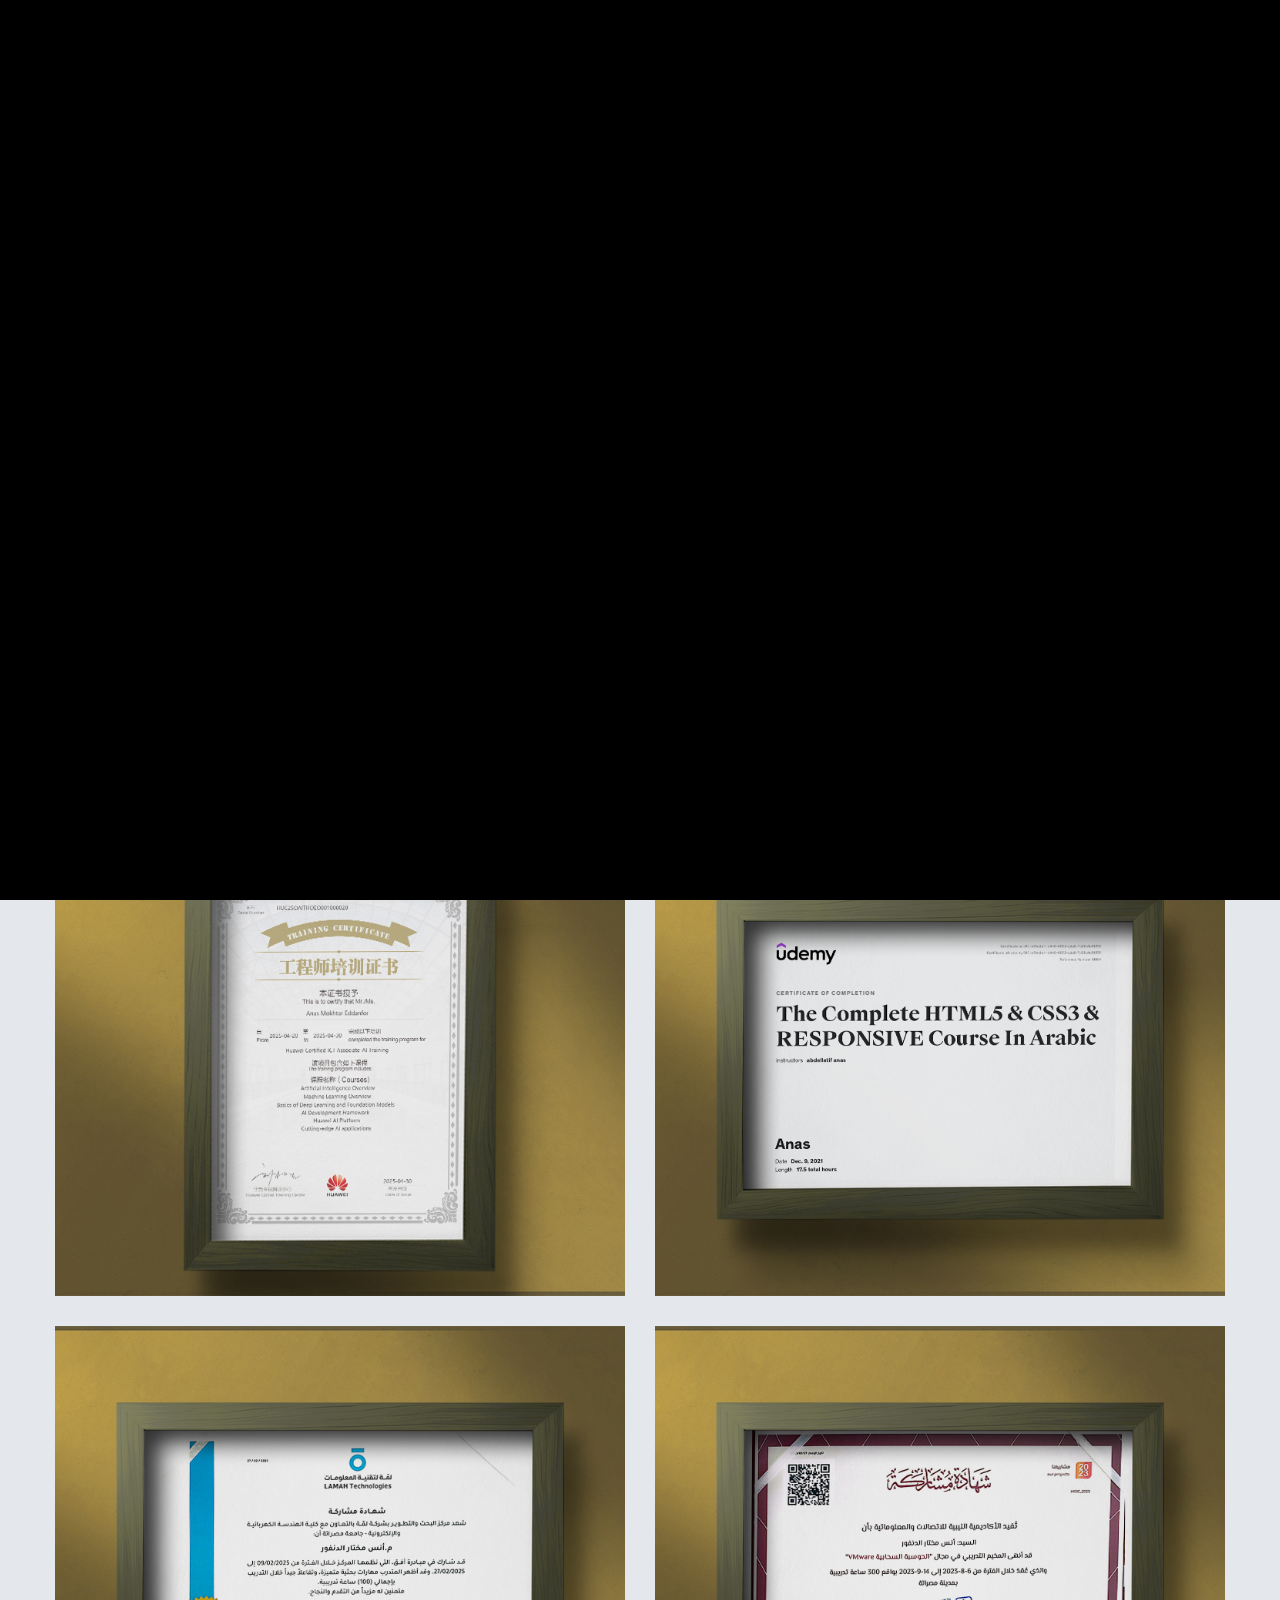
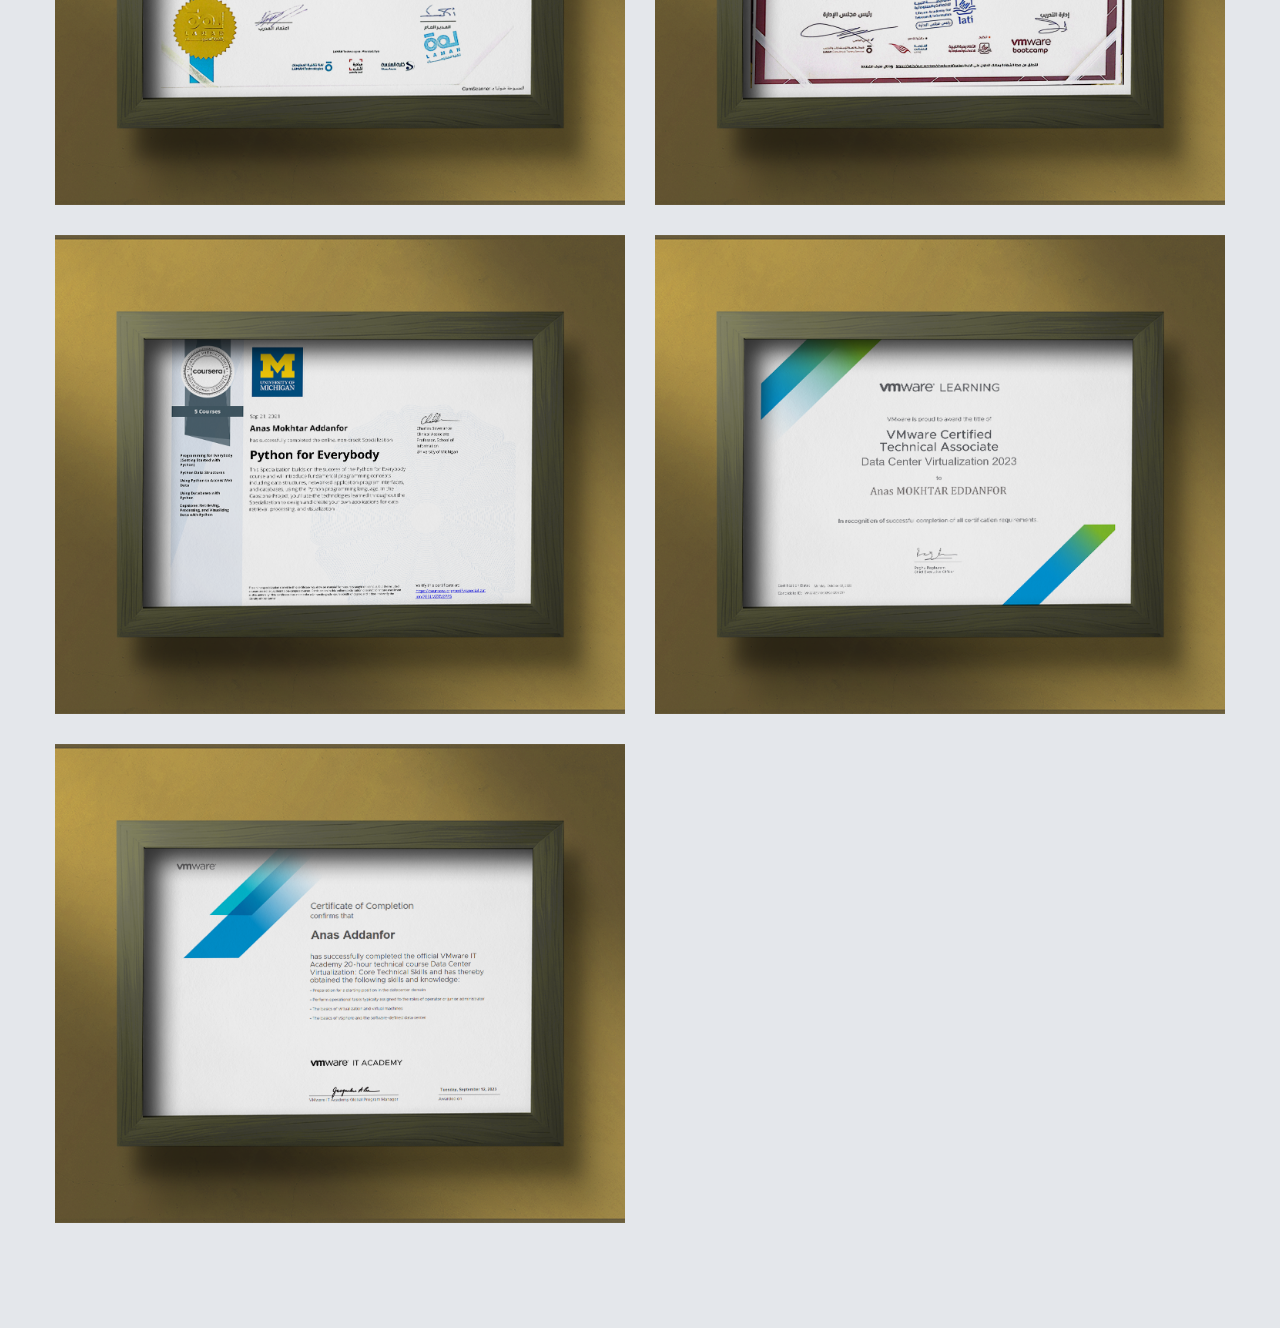
<file: Pages/Certificates.html>
<!doctype html>
<html lang="en" dir="rtl">

<head>
  <meta charset="utf-8">
  <title>شهادات أنس الدنفور</title>
  <meta name="description" content="Anas Eddanfor Certificates">
  <meta name="viewport" content="width=device-width, initial-scale=1">
  <link rel="shortcut icon" type="image/x-icon" href="../assets/img/gold-copy.svg">
    
   <!-- ======= All CSS Plugins here ======== -->
  <link rel="stylesheet" href="../assets/css/plugins/swiper-bundle.min.css">
  <link href="https://fonts.googleapis.com/css2?family=Rubik:ital,wght@0,300;0,400;0,500;0,600;0,700;0,800;0,900;1,400&display=swap" rel="stylesheet">
  
  <!-- Plugin css -->
  <link rel="stylesheet" href="../assets/css/vendor/bootstrap.min.css">

  <!-- Custom Style CSS -->
  <link rel="stylesheet" href="../assets/css/style.css">

  <!-- Dark css here -->
  <link rel="stylesheet" href="../assets/css/dark.css">

  <!-- Rtl css here -->
  <link rel="stylesheet" href="../assets/css/rtl.css">

  <script>
    // On page load or when changing themes, best to add inline in `head` to avoid FOUC
    if (localStorage.getItem("theme-color") === "dark" || (!("theme-color" in localStorage) && window.matchMedia("(prefers-color-scheme: dark)").matches)) {
      document.documentElement.classList.add("dark");
    } 
    if (localStorage.getItem("theme-color") === "light") {
      document.documentElement.classList.remove("dark");
    } 
  </script>

</head>

<body class="bg-dark_primary_bg">

    <!-- Preloader start -->
    <div id="preloader">
        <div class="loader--border"></div>
    </div>
    <!-- Preloader end -->

    <div class="toggle__navigation">
        <button class="toggle__navigation--button" aria-label="Menu navigation">
            <span class="toggle__navigation--open">
                <svg xmlns="http://www.w3.org/2000/svg" width="28" height="28" viewBox="0 0 24 24" fill="none" stroke="currentColor" stroke-width="2" stroke-linecap="round" stroke-linejoin="round" class="feather feather-align-justify"><line x1="21" y1="10" x2="3" y2="10"></line><line x1="21" y1="6" x2="3" y2="6"></line><line x1="21" y1="14" x2="3" y2="14"></line><line x1="21" y1="18" x2="3" y2="18"></line></svg>
            </span>
            <span class="toggle__navigation--close">
                <svg xmlns="http://www.w3.org/2000/svg" width="28" height="28" viewBox="0 0 24 24" fill="none" stroke="currentColor" stroke-width="2" stroke-linecap="round" stroke-linejoin="round" class="feather feather-x"><line x1="18" y1="6" x2="6" y2="18"></line><line x1="6" y1="6" x2="18" y2="18"></line></svg>
            </span>
        </button>
        <ul class="toggle__nav--menu">
            <li class="toggle__nav--menu__items"> 
                <a class="toggle__nav--menu__link" href="../index.html">
                    <span class="toggle__nav--menu__icon"><svg width="18" fill="currentColor" xmlns="http://www.w3.org/2000/svg" viewBox="0 0 576 512"><path d="M575.8 255.5c0 18-15 32.1-32 32.1h-32l.7 160.2c0 2.7-.2 5.4-.5 8.1V472c0 22.1-17.9 40-40 40H456c-1.1 0-2.2 0-3.3-.1c-1.4 .1-2.8 .1-4.2 .1H416 392c-22.1 0-40-17.9-40-40V448 384c0-17.7-14.3-32-32-32H256c-17.7 0-32 14.3-32 32v64 24c0 22.1-17.9 40-40 40H160 128.1c-1.5 0-3-.1-4.5-.2c-1.2 .1-2.4 .2-3.6 .2H104c-22.1 0-40-17.9-40-40V360c0-.9 0-1.9 .1-2.8V287.6H32c-18 0-32-14-32-32.1c0-9 3-17 10-24L266.4 8c7-7 15-8 22-8s15 2 21 7L564.8 231.5c8 7 12 15 11 24z"></path></svg></span>
                    <span class="toggle__nav--menu__text">الرئيسية</span>
                </a>
            </li>
            <li class="toggle__nav--menu__items"> 
                <a class="toggle__nav--menu__link active" href="About.html">
                    <span class="toggle__nav--menu__icon"><svg class="text-accent1" width="18" fill="currentColor" xmlns="http://www.w3.org/2000/svg" viewBox="0 0 448 512"><path d="M224 256c70.7 0 128-57.3 128-128S294.7 0 224 0S96 57.3 96 128s57.3 128 128 128zm-45.7 48C79.8 304 0 383.8 0 482.3C0 498.7 13.3 512 29.7 512H418.3c16.4 0 29.7-13.3 29.7-29.7C448 383.8 368.2 304 269.7 304H178.3z"></path></svg></span>
                    <span class="toggle__nav--menu__text">عني</span>
                </a>
            </li>
            <!--
            <li class="toggle__nav--menu__items"> 
                <a class="toggle__nav--menu__link" href="Services.html">
                    <span class="toggle__nav--menu__icon"><svg class="text-accent1" width="18" fill="currentColor" xmlns="http://www.w3.org/2000/svg" viewBox="0 0 512 512"><path d="M495.9 166.6c3.2 8.7 .5 18.4-6.4 24.6l-43.3 39.4c1.1 8.3 1.7 16.8 1.7 25.4s-.6 17.1-1.7 25.4l43.3 39.4c6.9 6.2 9.6 15.9 6.4 24.6c-4.4 11.9-9.7 23.3-15.8 34.3l-4.7 8.1c-6.6 11-14 21.4-22.1 31.2c-5.9 7.2-15.7 9.6-24.5 6.8l-55.7-17.7c-13.4 10.3-28.2 18.9-44 25.4l-12.5 57.1c-2 9.1-9 16.3-18.2 17.8c-13.8 2.3-28 3.5-42.5 3.5s-28.7-1.2-42.5-3.5c-9.2-1.5-16.2-8.7-18.2-17.8l-12.5-57.1c-15.8-6.5-30.6-15.1-44-25.4L83.1 425.9c-8.8 2.8-18.6 .3-24.5-6.8c-8.1-9.8-15.5-20.2-22.1-31.2l-4.7-8.1c-6.1-11-11.4-22.4-15.8-34.3c-3.2-8.7-.5-18.4 6.4-24.6l43.3-39.4C64.6 273.1 64 264.6 64 256s.6-17.1 1.7-25.4L22.4 191.2c-6.9-6.2-9.6-15.9-6.4-24.6c4.4-11.9 9.7-23.3 15.8-34.3l4.7-8.1c6.6-11 14-21.4 22.1-31.2c5.9-7.2 15.7-9.6 24.5-6.8l55.7 17.7c13.4-10.3 28.2-18.9 44-25.4l12.5-57.1c2-9.1 9-16.3 18.2-17.8C227.3 1.2 241.5 0 256 0s28.7 1.2 42.5 3.5c9.2 1.5 16.2 8.7 18.2 17.8l12.5 57.1c15.8 6.5 30.6 15.1 44 25.4l55.7-17.7c8.8-2.8 18.6-.3 24.5 6.8c8.1 9.8 15.5 20.2 22.1 31.2l4.7 8.1c6.1 11 11.4 22.4 15.8 34.3zM256 336c44.2 0 80-35.8 80-80s-35.8-80-80-80s-80 35.8-80 80s35.8 80 80 80z"></path></svg></span>
                    <span class="toggle__nav--menu__text">SERVICES</span>
                </a>
            </li>
            -->
            <li class="toggle__nav--menu__items"> 
                <a class="toggle__nav--menu__link" href="Certificates.html">
                    <span class="toggle__nav--menu__icon">
                        <svg class="text-accent1" width="18" fill="currentColor" xmlns="http://www.w3.org/2000/svg" viewBox="0 0 512 512">
                            <path d="M256 0C114.6 0 0 114.6 0 256s114.6 256 256 256 256-114.6 256-256S397.4 0 256 0zm127.8 210.1l-58.6 56.4 13.9 78.6c1.2 6.8-6 11.9-12.1 8.8L256 324.6l-70.9 37.3c-6.1 3.2-13.3-2-12.1-8.8l13.9-78.6-58.6-56.4c-5-4.8-2.2-13.1 4.7-14.1l80.9-11.7 36.2-73.2c3.1-6.2 12-6.2 15.1 0l36.2 73.2 80.9 11.7c6.9 1 9.7 9.3 4.7 14.1z"/>
                        </svg>
                    </span>
                    <span class="toggle__nav--menu__text">الشهادات</span>
                </a>
            </li>
            <!--
            <li class="toggle__nav--menu__items"> 
                <a class="toggle__nav--menu__link" href="Portfolio.html">
                    <span class="toggle__nav--menu__icon"><svg class="text-accent1" width="18" fill="currentColor" stroke="currentColor" xmlns="http://www.w3.org/2000/svg" viewBox="0 0 512 512"><path d="M184 48H328c4.4 0 8 3.6 8 8V96H176V56c0-4.4 3.6-8 8-8zm-56 8V96H64C28.7 96 0 124.7 0 160v96H192 320 512V160c0-35.3-28.7-64-64-64H384V56c0-30.9-25.1-56-56-56H184c-30.9 0-56 25.1-56 56zM512 288H320v32c0 17.7-14.3 32-32 32H224c-17.7 0-32-14.3-32-32V288H0V416c0 35.3 28.7 64 64 64H448c35.3 0 64-28.7 64-64V288z"></path></svg></span>
                    <span class="toggle__nav--menu__text">معرض_الأعمال</span>
                </a>
            </li>
            <li class="toggle__nav--menu__items"> 
                <a class="toggle__nav--menu__link" href="Blog.html">
                    <span class="toggle__nav--menu__icon"><svg class="text-accent1" width="18" fill="currentColor" stroke="currentColor" xmlns="http://www.w3.org/2000/svg" viewBox="0 0 448 512"><path d="M446.6 222.7c-1.8-8-6.8-15.4-12.5-18.5-1.8-1-13-2.2-25-2.7-20.1-.9-22.3-1.3-28.7-5-10.1-5.9-12.8-12.3-12.9-29.5-.1-33-13.8-63.7-40.9-91.3-19.3-19.7-40.9-33-65.5-40.5-5.9-1.8-19.1-2.4-63.3-2.9-69.4-.8-84.8.6-108.4 10C45.9 59.5 14.7 96.1 3.3 142.9 1.2 151.7.7 165.8.2 246.8c-.6 101.5.1 116.4 6.4 136.5 15.6 49.6 59.9 86.3 104.4 94.3 14.8 2.7 197.3 3.3 216 .8 32.5-4.4 58-17.5 81.9-41.9 17.3-17.7 28.1-36.8 35.2-62.1 4.9-17.6 4.5-142.8 2.5-151.7zm-322.1-63.6c7.8-7.9 10-8.2 58.8-8.2 43.9 0 45.4.1 51.8 3.4 9.3 4.7 13.4 11.3 13.4 21.9 0 9.5-3.8 16.2-12.3 21.6-4.6 2.9-7.3 3.1-50.3 3.3-26.5.2-47.7-.4-50.8-1.2-16.6-4.7-22.8-28.5-10.6-40.8zm191.8 199.8l-14.9 2.4-77.5.9c-68.1.8-87.3-.4-90.9-2-7.1-3.1-13.8-11.7-14.9-19.4-1.1-7.3 2.6-17.3 8.2-22.4 7.1-6.4 10.2-6.6 97.3-6.7 89.6-.1 89.1-.1 97.6 7.8 12.1 11.3 9.5 31.2-4.9 39.4z"></path></svg></span>
                    <span class="toggle__nav--menu__text">المدونة</span>
                </a>
            </li>
            <li class="toggle__nav--menu__items"> 
                <a class="toggle__nav--menu__link" href="Contact.html">
                    <span class="toggle__nav--menu__icon"><svg class="text-accent1" width="18" fill="currentColor" stroke="currentColor" xmlns="http://www.w3.org/2000/svg" viewBox="0 0 512 512"><path d="M96 0C60.7 0 32 28.7 32 64V448c0 35.3 28.7 64 64 64H384c35.3 0 64-28.7 64-64V64c0-35.3-28.7-64-64-64H96zM208 288h64c44.2 0 80 35.8 80 80c0 8.8-7.2 16-16 16H144c-8.8 0-16-7.2-16-16c0-44.2 35.8-80 80-80zm96-96c0 35.3-28.7 64-64 64s-64-28.7-64-64s28.7-64 64-64s64 28.7 64 64zM512 80c0-8.8-7.2-16-16-16s-16 7.2-16 16v64c0 8.8 7.2 16 16 16s16-7.2 16-16V80zM496 192c-8.8 0-16 7.2-16 16v64c0 8.8 7.2 16 16 16s16-7.2 16-16V208c0-8.8-7.2-16-16-16zm16 144c0-8.8-7.2-16-16-16s-16 7.2-16 16v64c0 8.8 7.2 16 16 16s16-7.2 16-16V336z"></path></svg></span>
                    <span class="toggle__nav--menu__text">التواصل</span>
                </a>
            </li>
            -->
        </ul>
        <span class="toggle__navigation--bg"></span>
    </div>

    <div class="home__navigation--menu other__style">
        <nav>
            <ul class="home__navigation--menu__wrapper">
                <li class="home__navigation--menu__items">
                    <a class="home__navigation--menu__link" href="../index.html">
                        <span class="home__navigation--menu__icon"><svg width="16" fill="currentColor" xmlns="http://www.w3.org/2000/svg" viewBox="0 0 576 512"><path d="M575.8 255.5c0 18-15 32.1-32 32.1h-32l.7 160.2c0 2.7-.2 5.4-.5 8.1V472c0 22.1-17.9 40-40 40H456c-1.1 0-2.2 0-3.3-.1c-1.4 .1-2.8 .1-4.2 .1H416 392c-22.1 0-40-17.9-40-40V448 384c0-17.7-14.3-32-32-32H256c-17.7 0-32 14.3-32 32v64 24c0 22.1-17.9 40-40 40H160 128.1c-1.5 0-3-.1-4.5-.2c-1.2 .1-2.4 .2-3.6 .2H104c-22.1 0-40-17.9-40-40V360c0-.9 0-1.9 .1-2.8V287.6H32c-18 0-32-14-32-32.1c0-9 3-17 10-24L266.4 8c7-7 15-8 22-8s15 2 21 7L564.8 231.5c8 7 12 15 11 24z"></path></svg></span>
                    </a>
                </li>
                <li class="home__navigation--menu__items">
                    <a class="home__navigation--menu__link" href="About.html">
                        <span class="home__navigation--menu__icon"><svg class="text-accent1" width="16" fill="currentColor" xmlns="http://www.w3.org/2000/svg" viewBox="0 0 448 512"><path d="M224 256c70.7 0 128-57.3 128-128S294.7 0 224 0S96 57.3 96 128s57.3 128 128 128zm-45.7 48C79.8 304 0 383.8 0 482.3C0 498.7 13.3 512 29.7 512H418.3c16.4 0 29.7-13.3 29.7-29.7C448 383.8 368.2 304 269.7 304H178.3z"></path></svg></span>
                    </a>
                </li>
                <!--
                <li class="home__navigation--menu__items">
                    <a class="home__navigation--menu__link" href="Services.html">
                        <span class="home__navigation--menu__icon"><svg class="text-accent1" width="16" fill="currentColor" xmlns="http://www.w3.org/2000/svg" viewBox="0 0 512 512"><path d="M495.9 166.6c3.2 8.7 .5 18.4-6.4 24.6l-43.3 39.4c1.1 8.3 1.7 16.8 1.7 25.4s-.6 17.1-1.7 25.4l43.3 39.4c6.9 6.2 9.6 15.9 6.4 24.6c-4.4 11.9-9.7 23.3-15.8 34.3l-4.7 8.1c-6.6 11-14 21.4-22.1 31.2c-5.9 7.2-15.7 9.6-24.5 6.8l-55.7-17.7c-13.4 10.3-28.2 18.9-44 25.4l-12.5 57.1c-2 9.1-9 16.3-18.2 17.8c-13.8 2.3-28 3.5-42.5 3.5s-28.7-1.2-42.5-3.5c-9.2-1.5-16.2-8.7-18.2-17.8l-12.5-57.1c-15.8-6.5-30.6-15.1-44-25.4L83.1 425.9c-8.8 2.8-18.6 .3-24.5-6.8c-8.1-9.8-15.5-20.2-22.1-31.2l-4.7-8.1c-6.1-11-11.4-22.4-15.8-34.3c-3.2-8.7-.5-18.4 6.4-24.6l43.3-39.4C64.6 273.1 64 264.6 64 256s.6-17.1 1.7-25.4L22.4 191.2c-6.9-6.2-9.6-15.9-6.4-24.6c4.4-11.9 9.7-23.3 15.8-34.3l4.7-8.1c6.6-11 14-21.4 22.1-31.2c5.9-7.2 15.7-9.6 24.5-6.8l55.7 17.7c13.4-10.3 28.2-18.9 44-25.4l12.5-57.1c2-9.1 9-16.3 18.2-17.8C227.3 1.2 241.5 0 256 0s28.7 1.2 42.5 3.5c9.2 1.5 16.2 8.7 18.2 17.8l12.5 57.1c15.8 6.5 30.6 15.1 44 25.4l55.7-17.7c8.8-2.8 18.6-.3 24.5 6.8c8.1 9.8 15.5 20.2 22.1 31.2l4.7 8.1c6.1 11 11.4 22.4 15.8 34.3zM256 336c44.2 0 80-35.8 80-80s-35.8-80-80-80s-80 35.8-80 80s35.8 80 80 80z"></path></svg></span>
                    </a>
                </li>
                -->
                <li class="home__navigation--menu__items">
                    <a class="home__navigation--menu__link" href="Certificates.html">
                        <span class="home__navigation--menu__icon"><svg class="text-accent1" width="16" fill="currentColor" xmlns="http://www.w3.org/2000/svg" viewBox="0 0 512 512"><path d="M256 0C114.6 0 0 114.6 0 256s114.6 256 256 256 256-114.6 256-256S397.4 0 256 0zm127.8 210.1l-58.6 56.4 13.9 78.6c1.2 6.8-6 11.9-12.1 8.8L256 324.6l-70.9 37.3c-6.1 3.2-13.3-2-12.1-8.8l13.9-78.6-58.6-56.4c-5-4.8-2.2-13.1 4.7-14.1l80.9-11.7 36.2-73.2c3.1-6.2 12-6.2 15.1 0l36.2 73.2 80.9 11.7c6.9 1 9.7 9.3 4.7 14.1z"/></svg></span>
                    </a>
                </li>
                <!--
                <li class="home__navigation--menu__items">
                    <a class="home__navigation--menu__link" href="Portfolio.html">
                        <span class="home__navigation--menu__icon"><svg class="text-accent1" width="16" fill="currentColor" stroke="currentColor" xmlns="http://www.w3.org/2000/svg" viewBox="0 0 512 512"><path d="M184 48H328c4.4 0 8 3.6 8 8V96H176V56c0-4.4 3.6-8 8-8zm-56 8V96H64C28.7 96 0 124.7 0 160v96H192 320 512V160c0-35.3-28.7-64-64-64H384V56c0-30.9-25.1-56-56-56H184c-30.9 0-56 25.1-56 56zM512 288H320v32c0 17.7-14.3 32-32 32H224c-17.7 0-32-14.3-32-32V288H0V416c0 35.3 28.7 64 64 64H448c35.3 0 64-28.7 64-64V288z"></path></svg></span>
                    </a>
                </li>
                <li class="home__navigation--menu__items">
                    <a class="home__navigation--menu__link" href="Blog.html">
                        <span class="home__navigation--menu__icon"><svg class="text-accent1" width="16" fill="currentColor" stroke="currentColor" xmlns="http://www.w3.org/2000/svg" viewBox="0 0 448 512"><path d="M446.6 222.7c-1.8-8-6.8-15.4-12.5-18.5-1.8-1-13-2.2-25-2.7-20.1-.9-22.3-1.3-28.7-5-10.1-5.9-12.8-12.3-12.9-29.5-.1-33-13.8-63.7-40.9-91.3-19.3-19.7-40.9-33-65.5-40.5-5.9-1.8-19.1-2.4-63.3-2.9-69.4-.8-84.8.6-108.4 10C45.9 59.5 14.7 96.1 3.3 142.9 1.2 151.7.7 165.8.2 246.8c-.6 101.5.1 116.4 6.4 136.5 15.6 49.6 59.9 86.3 104.4 94.3 14.8 2.7 197.3 3.3 216 .8 32.5-4.4 58-17.5 81.9-41.9 17.3-17.7 28.1-36.8 35.2-62.1 4.9-17.6 4.5-142.8 2.5-151.7zm-322.1-63.6c7.8-7.9 10-8.2 58.8-8.2 43.9 0 45.4.1 51.8 3.4 9.3 4.7 13.4 11.3 13.4 21.9 0 9.5-3.8 16.2-12.3 21.6-4.6 2.9-7.3 3.1-50.3 3.3-26.5.2-47.7-.4-50.8-1.2-16.6-4.7-22.8-28.5-10.6-40.8zm191.8 199.8l-14.9 2.4-77.5.9c-68.1.8-87.3-.4-90.9-2-7.1-3.1-13.8-11.7-14.9-19.4-1.1-7.3 2.6-17.3 8.2-22.4 7.1-6.4 10.2-6.6 97.3-6.7 89.6-.1 89.1-.1 97.6 7.8 12.1 11.3 9.5 31.2-4.9 39.4z"></path></svg></span>
                    </a>
                </li>
                <li class="home__navigation--menu__items">
                    <a class="home__navigation--menu__link" href="Contact.html">
                        <span class="home__navigation--menu__icon"><svg class="text-accent1" width="16" fill="currentColor" stroke="currentColor" xmlns="http://www.w3.org/2000/svg" viewBox="0 0 512 512"><path d="M96 0C60.7 0 32 28.7 32 64V448c0 35.3 28.7 64 64 64H384c35.3 0 64-28.7 64-64V64c0-35.3-28.7-64-64-64H96zM208 288h64c44.2 0 80 35.8 80 80c0 8.8-7.2 16-16 16H144c-8.8 0-16-7.2-16-16c0-44.2 35.8-80 80-80zm96-96c0 35.3-28.7 64-64 64s-64-28.7-64-64s28.7-64 64-64s64 28.7 64 64zM512 80c0-8.8-7.2-16-16-16s-16 7.2-16 16v64c0 8.8 7.2 16 16 16s16-7.2 16-16V80zM496 192c-8.8 0-16 7.2-16 16v64c0 8.8 7.2 16 16 16s16-7.2 16-16V208c0-8.8-7.2-16-16-16zm16 144c0-8.8-7.2-16-16-16s-16 7.2-16 16v64c0 8.8 7.2 16 16 16s16-7.2 16-16V336z"></path></svg></span>
                    </a>
                </li>
                -->
            </ul>
        </nav>
    </div>

    <button class="light__dark--btn style__other" id="light__to--dark">
        <svg class="dark--mode__icon" xmlns="http://www.w3.org/2000/svg" fill="currentColor" viewBox="0 0 512 512"><title>Moon</title><path d="M264 480A232 232 0 0132 248c0-94 54-178.28 137.61-214.67a16 16 0 0121.06 21.06C181.07 76.43 176 104.66 176 136c0 110.28 89.72 200 200 200 31.34 0 59.57-5.07 81.61-14.67a16 16 0 0121.06 21.06C442.28 426 358 480 264 480z"></path></svg>
        <svg class="light--mode__icon" xmlns="http://www.w3.org/2000/svg" fill="currentColor" viewBox="0 0 512 512"><title>Sunny</title><path d="M256 118a22 22 0 01-22-22V48a22 22 0 0144 0v48a22 22 0 01-22 22zM256 486a22 22 0 01-22-22v-48a22 22 0 0144 0v48a22 22 0 01-22 22zM369.14 164.86a22 22 0 01-15.56-37.55l33.94-33.94a22 22 0 0131.11 31.11l-33.94 33.94a21.93 21.93 0 01-15.55 6.44zM108.92 425.08a22 22 0 01-15.55-37.56l33.94-33.94a22 22 0 1131.11 31.11l-33.94 33.94a21.94 21.94 0 01-15.56 6.45zM464 278h-48a22 22 0 010-44h48a22 22 0 010 44zM96 278H48a22 22 0 010-44h48a22 22 0 010 44zM403.08 425.08a21.94 21.94 0 01-15.56-6.45l-33.94-33.94a22 22 0 0131.11-31.11l33.94 33.94a22 22 0 01-15.55 37.56zM142.86 164.86a21.89 21.89 0 01-15.55-6.44l-33.94-33.94a22 22 0 0131.11-31.11l33.94 33.94a22 22 0 01-15.56 37.55zM256 358a102 102 0 11102-102 102.12 102.12 0 01-102 102z"></path></svg>
    </button>
    


    <main class="main__content_wrapper inner__page--content">

        <div class="page__heading">
            <h1 class="page__heading--title">My Certificates</h1>
            <h2 class="page__heading--subtitle"><span>شهــــاداتي</span></h2> 
        </div>

         <!-- Start portfolio section -->
        <section class="portfolio__section section--padding">
            <div class="container">
                <div class="portfolio__section--inner">
                <div class="button-group filters-button-group mb-50">
                    <button class="filters__button--items button is-checked" data-filter="*">Show All</button>
                    <button class="filters__button--items button" data-filter=".Network">Network</button>
                    <button class="filters__button--items button" data-filter=".Datacenters">Datacenters</button>
                    <button class="filters__button--items button" data-filter=".AI">AI</button>
                    <button class="filters__button--items button" data-filter=".RD">R&amp;D</button>
                    <button class="filters__button--items button" data-filter=".programming">programming</button>
                </div>

                <div class="portfolio__grid mb--n30">
                    <!-- programming / C# -->
                    <div class="element-item programming" data-category="programming">
                    <div class="portfolio__card">
                        <a href="#" class="popup-modal--open display-block" data-bs-toggle="modal" data-bs-target="#modal-csharp">
                        <div class="portfolio__image--card">
                            <img src="../assets/img/other/Certificate-C.png" alt="C# Windows Form">
                        </div>
                        <div class="portfolio__content">
                            <span class="portfolio__zoom text-white">
                            <svg xmlns="http://www.w3.org/2000/svg" width="36" height="36" viewBox="0 0 24 24" fill="none" stroke="currentColor" stroke-width="2" stroke-linecap="round" stroke-linejoin="round" class="feather feather-maximize"><path d="M8 3H5a2 2 0 0 0-2 2v3m18 0V5a2 2 0 0 0-2-2h-3m0 18h3a2 2 0 0 0 2-2v-3M3 16v3a2 2 0 0 0 2 2h3"></path></svg>
                            </span>
                            <h3 class="portfolio__title text-white">C# Windows Form</h3>
                            <p class="portfolio__desc text-white"></p>
                        </div>
                        </a>
                    </div>
                    </div>

                    <!-- Network / CCNA -->
                    <div class="element-item Network" data-category="Network">
                    <div class="portfolio__card">
                        <a href="#" class="popup-modal--open display-block" data-bs-toggle="modal" data-bs-target="#modal-ccna">
                        <div class="portfolio__image--card">
                            <img src="../assets/img/other/Certificate-CCNA.png" alt="CCNA Introduction to Networks">
                        </div>
                        <div class="portfolio__content">
                            <span class="portfolio__zoom text-white">
                            <svg xmlns="http://www.w3.org/2000/svg" width="36" height="36" viewBox="0 0 24 24" fill="none" stroke="currentColor" stroke-width="2" stroke-linecap="round" stroke-linejoin="round" class="feather feather-maximize"><path d="M8 3H5a2 2 0 0 0-2 2v3m18 0V5a2 2 0 0 0-2-2h-3m0 18h3a2 2 0 0 0 2-2v-3M3 16v3a2 2 0 0 0 2 2h3"></path></svg>
                            </span>
                            <h3 class="portfolio__title text-white">CCNA Introduction to Networks certificate</h3>
                            <p class="portfolio__desc text-white"></p>
                        </div>
                        </a>
                    </div>
                    </div>

                    <!-- AI / HCIA-AI -->
                    <div class="element-item AI" data-category="AI">
                    <div class="portfolio__card">
                        <a href="#" class="popup-modal--open display-block" data-bs-toggle="modal" data-bs-target="#modal-hcia-ai">
                        <div class="portfolio__image--card">
                            <img src="../assets/img/other/Certificate-HCIA-AI.png" alt="HCIA AI Training">
                        </div>
                        <div class="portfolio__content">
                            <span class="portfolio__zoom text-white">
                            <svg xmlns="http://www.w3.org/2000/svg" width="36" height="36" viewBox="0 0 24 24" fill="none" stroke="currentColor" stroke-width="2" stroke-linecap="round" stroke-linejoin="round" class="feather feather-maximize"><path d="M8 3H5a2 2 0 0 0-2 2v3m18 0V5a2 2 0 0 0-2-2h-3m0 18h3a2 2 0 0 0 2-2v-3M3 16v3a2 2 0 0 0 2 2h3"></path></svg>
                            </span>
                            <h3 class="portfolio__title text-white">HCIA AI Training Certificate</h3>
                            <p class="portfolio__desc text-white"></p>
                        </div>
                        </a>
                    </div>
                    </div>

                    <!-- programming / HTML CSS -->
                    <div class="element-item programming" data-category="programming">
                    <div class="portfolio__card">
                        <a href="#" class="popup-modal--open display-block" data-bs-toggle="modal" data-bs-target="#modal-htmlcss">
                        <div class="portfolio__image--card">
                            <img src="../assets/img/other/Certificate-HTMLCSS.png" alt="HTML & CSS">
                        </div>
                        <div class="portfolio__content">
                            <span class="portfolio__zoom text-white">
                            <svg xmlns="http://www.w3.org/2000/svg" width="36" height="36" viewBox="0 0 24 24" fill="none" stroke="currentColor" stroke-width="2" stroke-linecap="round" stroke-linejoin="round" class="feather feather-maximize"><path d="M8 3H5a2 2 0 0 0-2 2v3m18 0V5a2 2 0 0 0-2-2h-3m0 18h3a2 2 0 0 0 2-2v-3M3 16v3a2 2 0 0 0 2 2h3"></path></svg>
                            </span>
                            <h3 class="portfolio__title text-white">HTML &amp; CSS &amp; Responsive Course</h3>
                            <p class="portfolio__desc text-white"></p>
                        </div>
                        </a>
                    </div>
                    </div>

                    <!-- R&D -->
                    <div class="element-item RD" data-category="RD">
                    <div class="portfolio__card">
                        <a href="#" class="popup-modal--open display-block" data-bs-toggle="modal" data-bs-target="#modal-rd">
                        <div class="portfolio__image--card">
                            <img src="../assets/img/other/Certificate-LAMAH.png" alt="R&D Program">
                        </div>
                        <div class="portfolio__content">
                            <span class="portfolio__zoom text-white">
                            <svg xmlns="http://www.w3.org/2000/svg" width="36" height="36" viewBox="0 0 24 24" fill="none" stroke="currentColor" stroke-width="2" stroke-linecap="round" stroke-linejoin="round" class="feather feather-maximize"><path d="M8 3H5a2 2 0 0 0-2 2v3m18 0V5a2 2 0 0 0-2-2h-3m0 18h3a2 2 0 0 0 2-2v-3M3 16v3a2 2 0 0 0 2 2h3"></path></svg>
                            </span>
                            <h3 class="portfolio__title text-white">Research and Development Training Program</h3>
                            <p class="portfolio__desc text-white"></p>
                        </div>
                        </a>
                    </div>
                    </div>

                    <!-- Datacenters / LATI Camp -->
                    <div class="element-item Datacenters" data-category="Datacenters">
                    <div class="portfolio__card">
                        <a href="#" class="popup-modal--open display-block" data-bs-toggle="modal" data-bs-target="#modal-lati-cloudcamp">
                        <div class="portfolio__image--card">
                            <img src="../assets/img/other/Certificate-LATI.png" alt="Cloud Camp">
                        </div>
                        <div class="portfolio__content">
                            <span class="portfolio__zoom text-white">
                            <svg xmlns="http://www.w3.org/2000/svg" width="36" height="36" viewBox="0 0 24 24" fill="none" stroke="currentColor" stroke-width="2" stroke-linecap="round" stroke-linejoin="round" class="feather feather-maximize"><path d="M8 3H5a2 2 0 0 0-2 2v3m18 0V5a2 2 0 0 0-2-2h-3m0 18h3a2 2 0 0 0 2-2v-3M3 16v3a2 2 0 0 0 2 2h3"></path></svg>
                            </span>
                            <h3 class="portfolio__title text-white">مخيم الحوسبة السحابية VMware</h3>
                            <p class="portfolio__desc text-white"></p>
                        </div>
                        </a>
                    </div>
                    </div>

                    <!-- programming / Python -->
                    <div class="element-item programming" data-category="programming">
                    <div class="portfolio__card">
                        <a href="#" class="popup-modal--open display-block" data-bs-toggle="modal" data-bs-target="#modal-python">
                        <div class="portfolio__image--card">
                            <img src="../assets/img/other/Certificate-PYTHON.png" alt="Python For Everybody">
                        </div>
                        <div class="portfolio__content">
                            <span class="portfolio__zoom text-white">
                            <svg xmlns="http://www.w3.org/2000/svg" width="36" height="36" viewBox="0 0 24 24" fill="none" stroke="currentColor" stroke-width="2" stroke-linecap="round" stroke-linejoin="round" class="feather feather-maximize"><path d="M8 3H5a2 2 0 0 0-2 2v3m18 0V5a2 2 0 0 0-2-2h-3m0 18h3a2 2 0 0 0 2-2v-3M3 16v3a2 2 0 0 0 2 2h3"></path></svg>
                            </span>
                            <h3 class="portfolio__title text-white">Python For Everybody</h3>
                            <p class="portfolio__desc text-white"></p>
                        </div>
                        </a>
                    </div>
                    </div>

                    <!-- Datacenters / VCTA-DCV -->
                    <div class="element-item Datacenters" data-category="Datacenters">
                    <div class="portfolio__card">
                        <a href="#" class="popup-modal--open display-block" data-bs-toggle="modal" data-bs-target="#modal-vcta-dcv">
                        <div class="portfolio__image--card">
                            <img src="../assets/img/other/Certificate-VCTA-DCV.png" alt="VCTA-DCV">
                        </div>
                        <div class="portfolio__content">
                            <span class="portfolio__zoom text-white">
                            <svg xmlns="http://www.w3.org/2000/svg" width="36" height="36" viewBox="0 0 24 24" fill="none" stroke="currentColor" stroke-width="2" stroke-linecap="round" stroke-linejoin="round" class="feather feather-maximize"><path d="M8 3H5a2 2 0 0 0-2 2v3m18 0V5a2 2 0 0 0-2-2h-3m0 18h3a2 2 0 0 0 2-2v-3M3 16v3a2 2 0 0 0 2 2h3"></path></svg>
                            </span>
                            <h3 class="portfolio__title text-white">VCTA-DCV Certificate</h3>
                            <p class="portfolio__desc text-white"></p>
                        </div>
                        </a>
                    </div>
                    </div>

                    <!-- Datacenters / DCV Core Technical Skills -->
                    <div class="element-item Datacenters" data-category="Datacenters">
                    <div class="portfolio__card">
                        <a href="#" class="popup-modal--open display-block" data-bs-toggle="modal" data-bs-target="#modal-vmware-dcv-cts">
                        <div class="portfolio__image--card">
                            <img src="../assets/img/other/Certificate-VMWARE01.png" alt="DCV Core Technical Skills">
                        </div>
                        <div class="portfolio__content">
                            <span class="portfolio__zoom text-white">
                            <svg xmlns="http://www.w3.org/2000/svg" width="36" height="36" viewBox="0 0 24 24" fill="none" stroke="currentColor" stroke-width="2" stroke-linecap="round" stroke-linejoin="round" class="feather feather-maximize"><path d="M8 3H5a2 2 0 0 0-2 2v3m18 0V5a2 2 0 0 0-2-2h-3m0 18h3a2 2 0 0 0 2-2v-3M3 16v3a2 2 0 0 0 2 2h3"></path></svg>
                            </span>
                            <h3 class="portfolio__title text-white">Certificate of Completion DCV CTS_Data Center Virtualization Core Technical Skills</h3>
                            <p class="portfolio__desc text-white"></p>
                        </div>
                        </a>
                    </div>
                    </div>
                </div><!-- /.portfolio__grid -->
                </div>
            </div>
        </section>

        <!-- End portfolio section -->

    </main>

    <!-- ========== C# Windows Form ========== -->
    <div class="modal fade" id="modal-csharp" tabindex="-1" style="display: none;" aria-hidden="true">
    <div class="modal-dialog modal-dialog-centered portfolio__modal--dialog">
        <div class="modal-content modal-content-height">
        <button type="button" class="btn-close portfolio__modal--colse" data-bs-dismiss="modal" aria-label="Close">
            <svg xmlns="http://www.w3.org/2000/svg" width="28" height="28" viewBox="0 0 24 24" fill="none" stroke="currentColor" stroke-width="2" stroke-linecap="round" stroke-linejoin="round" class="feather feather-x"><line x1="18" y1="6" x2="6" y2="18"></line><line x1="6" y1="6" x2="18" y2="18"></line></svg>
        </button>
        <div class="modal-body portfolio__modal--body">
            <h2 class="portfolio__modal--title text-center mb-30">C# Windows Form</h2>
            <div class="portfolio__modal--info d-flex align-items-center mb-20">
            <div class="portfolio__modal--info--list">
                <p class="portfolio__modal--info--text">
                <span class="portfolio__modal--info__icon"><svg xmlns="http://www.w3.org/2000/svg" width="20" height="24" fill="none" stroke="currentColor" stroke-width="2" stroke-linecap="round" stroke-linejoin="round" class="feather feather-file-text"><path d="M14 2H6a2 2 0 0 0-2 2v16a2 2 0 0 0 2 2h12a2 2 0 0 0 2-2V8z"></path><polyline points="14 2 14 8 20 8"></polyline><line x1="16" y1="13" x2="8" y2="13"></line><line x1="16" y1="17" x2="8" y2="17"></line><polyline points="10 9 9 9 8 9"></polyline></svg></span>
                اسم الشهادة :
                <span class="portfolio__modal--info__name">C# Windows Form</span>
                </p>
                <p class="portfolio__modal--info--text">
                <span class="portfolio__modal--info__icon"><svg xmlns="http://www.w3.org/2000/svg" width="20" height="24" fill="none" stroke="currentColor" stroke-width="2" stroke-linecap="round" stroke-linejoin="round" class="feather feather-code"><polyline points="16 18 22 12 16 6"></polyline><polyline points="8 6 2 12 8 18"></polyline></svg></span>
                الجهة المانحة :
                <span class="portfolio__modal--info__name">Udemy</span>
                </p>
            </div>
            <div class="portfolio__modal--info--list">
                <p class="portfolio__modal--info--text">
                <span class="portfolio__modal--info__icon"><svg xmlns="http://www.w3.org/2000/svg" width="20" height="24" fill="none" stroke="currentColor" stroke-width="2" stroke-linecap="round" stroke-linejoin="round" class="feather feather-user"><path d="M20 21v-2a4 4 0 0 0-4-4H8a4 4 0 0 0-4 4v2"></path><circle cx="12" cy="7" r="4"></circle></svg></span>
                طريقة الحضور :
                <span class="portfolio__modal--info--name">Online</span>
                </p>
                <p class="portfolio__modal--info--text">
                <span class="portfolio__modal--info__icon"><svg xmlns="http://www.w3.org/2000/svg" width="20" height="24" fill="none" stroke="currentColor" stroke-width="2" stroke-linecap="round" stroke-linejoin="round" class="feather feather-external-link"><path d="M18 13v6a2 2 0 0 1-2 2H5a2 2 0 0 1-2-2V8a2 2 0 0 1 2-2h6"></path><polyline points="15 3 21 3 21 9"></polyline><line x1="10" y1="14" x2="21" y2="3"></line></svg></span>
                المنصة / سنة الحصول :
                <span class="portfolio__modal--info__name">Udemy / 2021</span>
                </p>
            </div>
            </div>
            <p class="portfolio__modal--info__desc mb-30">
            • تطوير تطبيقات سطح المكتب باستخدام Windows Forms • التعامل مع الأحداث والتحكم في الواجهات • تطبيق مبادئ OOP وربط قواعد البيانات • تنفيذ نماذج إدخال ومعالجة بيانات بمستوى احترافي.
            </p>
            <div class="portfolio__modal--info__media">
            <img src="../assets/img/other/Certificate-C.png" alt="img">
            </div>
        </div>
        </div>
    </div>
    </div>

    <!-- ========== CCNA Introduction to Networks ========== -->
    <div class="modal fade" id="modal-ccna" tabindex="-1" style="display: none;" aria-hidden="true">
    <div class="modal-dialog modal-dialog-centered portfolio__modal--dialog">
        <div class="modal-content modal-content-height">
        <button type="button" class="btn-close portfolio__modal--colse" data-bs-dismiss="modal" aria-label="Close">
            <svg xmlns="http://www.w3.org/2000/svg" width="28" height="28" viewBox="0 0 24 24" fill="none" stroke="currentColor" stroke-width="2" stroke-linecap="round" stroke-linejoin="round" class="feather feather-x"><line x1="18" y1="6" x2="6" y2="18"></line><line x1="6" y1="6" x2="18" y2="18"></line></svg>
        </button>
        <div class="modal-body portfolio__modal--body">
            <h2 class="portfolio__modal--title text-center mb-30">CCNA Introduction to Networks</h2>
            <div class="portfolio__modal--info d-flex align-items-center mb-20">
            <div class="portfolio__modal--info--list">
                <p class="portfolio__modal--info--text">
                <span class="portfolio__modal--info__icon"><svg xmlns="http://www.w3.org/2000/svg" width="20" height="24" fill="none" stroke="currentColor" stroke-width="2" class="feather feather-file-text"><path d="M14 2H6a2 2 0 0 0-2 2v16a2 2 0 0 0 2 2h12a2 2 0 0 0 2-2V8z"></path><polyline points="14 2 14 8 20 8"></polyline><line x1="16" y1="13" x2="8" y2="13"></line><line x1="16" y1="17" x2="8" y2="17"></line><polyline points="10 9 9 9 8 9"></polyline></svg></span>
                اسم الشهادة :
                <span class="portfolio__modal--info__name">CCNA Introduction to Networks</span>
                </p>
                <p class="portfolio__modal--info--text">
                <span class="portfolio__modal--info__icon"><svg xmlns="http://www.w3.org/2000/svg" width="20" height="24" fill="none" stroke="currentColor" stroke-width="2" class="feather feather-code"><polyline points="16 18 22 12 16 6"></polyline><polyline points="8 6 2 12 8 18"></polyline></svg></span>
                الجهة المانحة :
                <span class="portfolio__modal--info__name">Cisco / NetAcad</span>
                </p>
            </div>
            <div class="portfolio__modal--info--list">
                <p class="portfolio__modal--info--text">
                <span class="portfolio__modal--info__icon"><svg xmlns="http://www.w3.org/2000/svg" width="20" height="24" fill="none" stroke="currentColor" stroke-width="2" class="feather feather-user"><path d="M20 21v-2a4 4 0 0 0-4-4H8a4 4 0 0 0-4 4v2"></path><circle cx="12" cy="7" r="4"></circle></svg></span>
                طريقة الحضور :
                <span class="portfolio__modal--info__name">Online</span>
                </p>
                <p class="portfolio__modal--info--text">
                <span class="portfolio__modal--info__icon"><svg xmlns="http://www.w3.org/2000/svg" width="20" height="24" fill="none" stroke="currentColor" stroke-width="2" class="feather feather-external-link"><path d="M18 13v6a2 2 0 0 1-2 2H5a2 2 0 0 1-2-2V8a2 2 0 0 1 2-2h6"></path><polyline points="15 3 21 3 21 9"></polyline><line x1="10" y1="14" x2="21" y2="3"></line></svg></span>
                المنصة / سنة الحصول :
                <span class="portfolio__modal--info__name">Cisco Networking Academy / 2021</span>
                </p>
            </div>
            </div>
            <p class="portfolio__modal--info__desc mb-30">
            • أساسيات الشبكات وفق نموذج OSI وTCP/IP • عناوين IPv4/IPv6 وتقنيات التبديل والتوجيه المبدئية • أوامر التهيئة الأساسية للموجّهات والمحولات • مفاهيم الأمان الأولية واستكشاف الأخطاء.
            </p>
            <div class="portfolio__modal--info__media">
            <img src="../assets/img/other/Certificate-CCNA.png" alt="img">
            </div>
        </div>
        </div>
    </div>
    </div>

    <!-- ========== HCIA – AI ========== -->
    <div class="modal fade" id="modal-hcia-ai" tabindex="-1" style="display: none;" aria-hidden="true">
    <div class="modal-dialog modal-dialog-centered portfolio__modal--dialog">
        <div class="modal-content modal-content-height">
        <button type="button" class="btn-close portfolio__modal--colse" data-bs-dismiss="modal" aria-label="Close">
            <svg xmlns="http://www.w3.org/2000/svg" width="28" height="28" viewBox="0 0 24 24" fill="none" stroke="currentColor" stroke-width="2" class="feather feather-x"><line x1="18" y1="6" x2="6" y2="18"></line><line x1="6" y1="6" x2="18" y2="18"></line></svg>
        </button>
        <div class="modal-body portfolio__modal--body">
            <h2 class="portfolio__modal--title text-center mb-30">HCIA – AI Training</h2>
            <div class="portfolio__modal--info d-flex align-items-center mb-20">
            <div class="portfolio__modal--info--list">
                <p class="portfolio__modal--info--text">
                <span class="portfolio__modal--info__icon"><svg xmlns="http://www.w3.org/2000/svg" width="20" height="24" class="feather feather-file-text" fill="none" stroke="currentColor" stroke-width="2"><path d="M14 2H6a2 2 0 0 0-2 2v16a2 2 0 0 0 2 2h12a2 2 0 0 0 2-2V8z"></path><polyline points="14 2 14 8 20 8"></polyline><line x1="16" y1="13" x2="8" y2="13"></line><line x1="16" y1="17" x2="8" y2="17"></line><polyline points="10 9 9 9 8 9"></polyline></svg></span>
                اسم الشهادة :
                <span class="portfolio__modal--info__name">HCIA – AI Training</span>
                </p>
                <p class="portfolio__modal--info--text">
                <span class="portfolio__modal--info__icon"><svg xmlns="http://www.w3.org/2000/svg" width="20" height="24" class="feather feather-code" fill="none" stroke="currentColor" stroke-width="2"><polyline points="16 18 22 12 16 6"></polyline><polyline points="8 6 2 12 8 18"></polyline></svg></span>
                الجهة المانحة :
                <span class="portfolio__modal--info__name">Huawei Learning</span>
                </p>
            </div>
            <div class="portfolio__modal--info--list">
                <p class="portfolio__modal--info--text">
                <span class="portfolio__modal--info__icon"><svg xmlns="http://www.w3.org/2000/svg" width="20" height="24" class="feather feather-user" fill="none" stroke="currentColor" stroke-width="2"><path d="M20 21v-2a4 4 0 0 0-4-4H8a4 4 0 0 0-4 4v2"></path><circle cx="12" cy="7" r="4"></circle></svg></span>
                طريقة الحضور :
                <span class="portfolio__modal--info__name">Online</span>
                </p>
                <p class="portfolio__modal--info--text">
                <span class="portfolio__modal--info__icon"><svg xmlns="http://www.w3.org/2000/svg" width="20" height="24" class="feather feather-external-link" fill="none" stroke="currentColor" stroke-width="2"><path d="M18 13v6a2 2 0 0 1-2 2H5a2 2 0 0 1-2-2V8a2 2 0 0 1 2-2h6"></path><polyline points="15 3 21 3 21 9"></polyline><line x1="10" y1="14" x2="21" y2="3"></line></svg></span>
                المنصة / سنة الحصول :
                <span class="portfolio__modal--info__name">Huawei Academy / 2025</span>
                </p>
            </div>
            </div>
            <p class="portfolio__modal--info__desc mb-30">
            • مقدمة في الذكاء الاصطناعي والتعلّم الآلي • الشبكات العصبية وتقنيات التصنيف والانحدار • خط أنابيب البيانات والتقييم • تطبيقات عملية على أدوات Huawei السحابية.
            </p>
            <div class="portfolio__modal--info__media">
            <img src="../assets/img/other/Certificate-HCIA-AI.png" alt="img">
            </div>
        </div>
        </div>
    </div>
    </div>

    <!-- ========== HTML & CSS & Responsive ========== -->
    <div class="modal fade" id="modal-htmlcss" tabindex="-1" style="display: none;" aria-hidden="true">
    <div class="modal-dialog modal-dialog-centered portfolio__modal--dialog">
        <div class="modal-content modal-content-height">
        <button type="button" class="btn-close portfolio__modal--colse" data-bs-dismiss="modal" aria-label="Close">
            <svg xmlns="http://www.w3.org/2000/svg" width="28" height="28" viewBox="0 0 24 24" fill="none" stroke="currentColor" stroke-width="2" class="feather feather-x"><line x1="18" y1="6" x2="6" y2="18"></line><line x1="6" y1="6" x2="18" y2="18"></line></svg>
        </button>
        <div class="modal-body portfolio__modal--body">
            <h2 class="portfolio__modal--title text-center mb-30">HTML &amp; CSS &amp; Responsive</h2>
            <div class="portfolio__modal--info d-flex align-items-center mb-20">
            <div class="portfolio__modal--info--list">
                <p class="portfolio__modal--info--text">
                <span class="portfolio__modal--info__icon"><svg xmlns="http://www.w3.org/2000/svg" width="20" height="24" class="feather feather-file-text" fill="none" stroke="currentColor" stroke-width="2"><path d="M14 2H6a2 2 0 0 0-2 2v16a2 2 0 0 0 2 2h12a2 2 0 0 0 2-2V8z"></path><polyline points="14 2 14 8 20 8"></polyline><line x1="16" y1="13" x2="8" y2="13"></line><line x1="16" y1="17" x2="8" y2="17"></line><polyline points="10 9 9 9 8 9"></polyline></svg></span>
                اسم الشهادة :
                <span class="portfolio__modal--info__name">HTML &amp; CSS &amp; Responsive</span>
                </p>
                <p class="portfolio__modal--info--text">
                <span class="portfolio__modal--info__icon"><svg xmlns="http://www.w3.org/2000/svg" width="20" height="24" class="feather feather-code" fill="none" stroke="currentColor" stroke-width="2"><polyline points="16 18 22 12 16 6"></polyline><polyline points="8 6 2 12 8 18"></polyline></svg></span>
                الجهة المانحة :
                <span class="portfolio__modal--info__name">Udemy</span>
                </p>
            </div>
            <div class="portfolio__modal--info--list">
                <p class="portfolio__modal--info--text">
                <span class="portfolio__modal--info__icon"><svg xmlns="http://www.w3.org/2000/svg" width="20" height="24" class="feather feather-user" fill="none" stroke="currentColor" stroke-width="2"><path d="M20 21v-2a4 4 0 0 0-4-4H8a4 4 0 0 0-4 4v2"></path><circle cx="12" cy="7" r="4"></circle></svg></span>
                طريقة الحضور :
                <span class="portfolio__modal--info__name">Online</span>
                </p>
                <p class="portfolio__modal--info--text">
                <span class="portfolio__modal--info__icon"><svg xmlns="http://www.w3.org/2000/svg" width="20" height="24" class="feather feather-external-link" fill="none" stroke="currentColor" stroke-width="2"><path d="M18 13v6a2 2 0 0 1-2 2H5a2 2 0 0 1-2-2V8a2 2 0 0 1 2-2h6"></path><polyline points="15 3 21 3 21 9"></polyline><line x1="10" y1="14" x2="21" y2="3"></line></svg></span>
                المنصة / سنة الحصول :
                <span class="portfolio__modal--info__name">Udemy / 2021</span>
                </p>
            </div>
            </div>
            <p class="portfolio__modal--info__desc mb-30">
            • بناء صفحات ويب متجاوبة باستخدام Flexbox وMedia Queries • تحسين البنية الدلالية والأداء • تطبيق معايير الوصول وتجربة المستخدم الأساسية • إنشاء واجهات منظمة قابلة للتوسّع.
            </p>
            <div class="portfolio__modal--info__media">
            <img src="../assets/img/other/Certificate-HTMLCSS.png" alt="img">
            </div>
        </div>
        </div>
    </div>
    </div>

    <!-- ========== Research & Development Program ========== -->
    <div class="modal fade" id="modal-rd" tabindex="-1" style="display: none;" aria-hidden="true">
    <div class="modal-dialog modal-dialog-centered portfolio__modal--dialog">
        <div class="modal-content modal-content-height">
        <button type="button" class="btn-close portfolio__modal--colse" data-bs-dismiss="modal" aria-label="Close">
            <svg xmlns="http://www.w3.org/2000/svg" width="28" height="28" viewBox="0 0 24 24" fill="none" stroke="currentColor" stroke-width="2" class="feather feather-x"><line x1="18" y1="6" x2="6" y2="18"></line><line x1="6" y1="6" x2="18" y2="18"></line></svg>
        </button>
        <div class="modal-body portfolio__modal--body">
            <h2 class="portfolio__modal--title text-center mb-30">Research &amp; Development Training Program</h2>
            <div class="portfolio__modal--info d-flex align-items-center mb-20">
            <div class="portfolio__modal--info--list">
                <p class="portfolio__modal--info--text">
                <span class="portfolio__modal--info__icon"><svg xmlns="http://www.w3.org/2000/svg" width="20" height="24" class="feather feather-file-text" fill="none" stroke="currentColor" stroke-width="2"><path d="M14 2H6a2 2 0 0 0-2 2v16a2 2 0 0 0 2 2h12a2 2 0 0 0 2-2V8z"></path><polyline points="14 2 14 8 20 8"></polyline><line x1="16" y1="13" x2="8" y2="13"></line><line x1="16" y1="17" x2="8" y2="17"></line><polyline points="10 9 9 9 8 9"></polyline></svg></span>
                اسم الشهادة :
                <span class="portfolio__modal--info__name">برنامج البحث والتطوير</span>
                </p>
                <p class="portfolio__modal--info--text">
                <span class="portfolio__modal--info__icon"><svg xmlns="http://www.w3.org/2000/svg" width="20" height="24" class="feather feather-code" fill="none" stroke="currentColor" stroke-width="2"><polyline points="16 18 22 12 16 6"></polyline><polyline points="8 6 2 12 8 18"></polyline></svg></span>
                الجهة المانحة :
                <span class="portfolio__modal--info__name">شركة لمة لتقنيةالمعلومات</span>
                </p>
            </div>
            <div class="portfolio__modal--info--list">
                <p class="portfolio__modal--info--text">
                <span class="portfolio__modal--info__icon"><svg xmlns="http://www.w3.org/2000/svg" width="20" height="24" class="feather feather-user" fill="none" stroke="currentColor" stroke-width="2"><path d="M20 21v-2a4 4 0 0 0-4-4H8a4 4 0 0 0-4 4v2"></path><circle cx="12" cy="7" r="4"></circle></svg></span>
                طريقة الحضور :
                <span class="portfolio__modal--info--name">حضور</span>
                </p>
                <p class="portfolio__modal--info--text">
                <span class="portfolio__modal--info__icon"><svg xmlns="http://www.w3.org/2000/svg" width="20" height="24" class="feather feather-external-link" fill="none" stroke="currentColor" stroke-width="2"><path d="M18 13v6a2 2 0 0 1-2 2H5a2 2 0 0 1-2-2V8a2 2 0 0 1 2-2h6"></path><polyline points="15 3 21 3 21 9"></polyline><line x1="10" y1="14" x2="21" y2="3"></line></svg></span>
                سنة الحصول :
                <span class="portfolio__modal--info__name">— / 2025</span>
                </p>
            </div>
            </div>
            <p class="portfolio__modal--info__desc mb-30">
            • منهجيات البحث العلمي وتوثيق النتائج • إعداد التقارير الفنية وإدارة المشاريع • نماذج أولية وتطوير تجريبي • دمج الذكاء الاصطناعي في حلول البحث والتطوير.
            </p>
            <div class="portfolio__modal--info__media">
            <img src="../assets/img/other/Certificate-LAMAH.png" alt="img">
            </div>
        </div>
        </div>
    </div>
    </div>

    <!-- ========== LATI Cloud Camp (VMware) ========== -->
    <div class="modal fade" id="modal-lati-cloudcamp" tabindex="-1" style="display: none;" aria-hidden="true">
    <div class="modal-dialog modal-dialog-centered portfolio__modal--dialog">
        <div class="modal-content modal-content-height">
        <button type="button" class="btn-close portfolio__modal--colse" data-bs-dismiss="modal" aria-label="Close">
            <svg xmlns="http://www.w3.org/2000/svg" width="28" height="28" viewBox="0 0 24 24" fill="none" stroke="currentColor" stroke-width="2" class="feather feather-x"><line x1="18" y1="6" x2="6" y2="18"></line><line x1="6" y1="6" x2="18" y2="18"></line></svg>
        </button>
        <div class="modal-body portfolio__modal--body">
            <h2 class="portfolio__modal--title text-center mb-30">مخيم الحوسبة السحابية VMware</h2>
            <div class="portfolio__modal--info d-flex align-items-center mb-20">
            <div class="portfolio__modal--info--list">
                <p class="portfolio__modal--info--text">
                <span class="portfolio__modal--info__icon"><svg xmlns="http://www.w3.org/2000/svg" width="20" height="24" class="feather feather-file-text" fill="none" stroke="currentColor" stroke-width="2"><path d="M14 2H6a2 2 0 0 0-2 2v16a2 2 0 0 0 2 2h12a2 2 0 0 0 2-2V8z"></path><polyline points="14 2 14 8 20 8"></polyline><line x1="16" y1="13" x2="8" y2="13"></line><line x1="16" y1="17" x2="8" y2="17"></line><polyline points="10 9 9 9 8 9"></polyline></svg></span>
                اسم الشهادة :
                <span class="portfolio__modal--info__name">مخيم الحوسبة السحابية (VMware)</span>
                </p>
                <p class="portfolio__modal--info--text">
                <span class="portfolio__modal--info__icon"><svg xmlns="http://www.w3.org/2000/svg" width="20" height="24" class="feather feather-code" fill="none" stroke="currentColor" stroke-width="2"><polyline points="16 18 22 12 16 6"></polyline><polyline points="8 6 2 12 8 18"></polyline></svg></span>
                الجهة المانحة :
                <span class="portfolio__modal--info__name">الأكاديمية الليبية للاتصالات والمعلوماتية</span>
                </p>
            </div>
            <div class="portfolio__modal--info--list">
                <p class="portfolio__modal--info--text">
                <span class="portfolio__modal--info__icon"><svg xmlns="http://www.w3.org/2000/svg" width="20" height="24" class="feather feather-user" fill="none" stroke="currentColor" stroke-width="2"><path d="M20 21v-2a4 4 0 0 0-4-4H8a4 4 0 0 0-4 4v2"></path><circle cx="12" cy="7" r="4"></circle></svg></span>
                طريقة الحضور :
                <span class="portfolio__modal--info__name">حضور</span>
                </p>
                <p class="portfolio__modal--info--text">
                <span class="portfolio__modal--info__icon"><svg xmlns="http://www.w3.org/2000/svg" width="20" height="24" class="feather feather-external-link" fill="none" stroke="currentColor" stroke-width="2"><path d="M18 13v6a2 2 0 0 1-2 2H5a2 2 0 0 1-2-2V8a2 2 0 0 1 2-2h6"></path><polyline points="15 3 21 3 21 9"></polyline><line x1="10" y1="14" x2="21" y2="3"></line></svg></span>
                سنة الحصول :
                <span class="portfolio__modal--info__name">2023</span>
                </p>
            </div>
            </div>
            <p class="portfolio__modal--info__desc mb-30">
            • مفاهيم المحاكاة الافتراضية وإدارة vSphere • تكوين الشبكات والتخزين في مراكز البيانات الافتراضية • إدارة الموارد واستمرارية الأعمال • ممارسة على مختبرات عملية واقعية.
            </p>
            <div class="portfolio__modal--info__media">
            <img src="../assets/img/other/Certificate-LATI.png" alt="img">
            </div>
        </div>
        </div>
    </div>
    </div>

    <!-- ========== Python For Everybody ========== -->
    <div class="modal fade" id="modal-python" tabindex="-1" style="display: none;" aria-hidden="true">
    <div class="modal-dialog modal-dialog-centered portfolio__modal--dialog">
        <div class="modal-content modal-content-height">
        <button type="button" class="btn-close portfolio__modal--colse" data-bs-dismiss="modal" aria-label="Close">
            <svg xmlns="http://www.w3.org/2000/svg" width="28" height="28" viewBox="0 0 24 24" fill="none" stroke="currentColor" stroke-width="2" class="feather feather-x"><line x1="18" y1="6" x2="6" y2="18"></line><line x1="6" y1="6" x2="18" y2="18"></line></svg>
        </button>
        <div class="modal-body portfolio__modal--body">
            <h2 class="portfolio__modal--title text-center mb-30">Python For Everybody</h2>
            <div class="portfolio__modal--info d-flex align-items-center mb-20">
            <div class="portfolio__modal--info--list">
                <p class="portfolio__modal--info--text">
                <span class="portfolio__modal--info__icon"><svg xmlns="http://www.w3.org/2000/svg" width="20" height="24" class="feather feather-file-text" fill="none" stroke="currentColor" stroke-width="2"><path d="M14 2H6a2 2 0 0 0-2 2v16a2 2 0 0 0 2 2h12a2 2 0 0 0 2-2V8z"></path><polyline points="14 2 14 8 20 8"></polyline><line x1="16" y1="13" x2="8" y2="13"></line><line x1="16" y1="17" x2="8" y2="17"></line><polyline points="10 9 9 9 8 9"></polyline></svg></span>
                اسم الشهادة :
                <span class="portfolio__modal--info__name">Python For Everybody</span>
                </p>
                <p class="portfolio__modal--info--text">
                <span class="portfolio__modal--info__icon"><svg xmlns="http://www.w3.org/2000/svg" width="20" height="24" class="feather feather-code" fill="none" stroke="currentColor" stroke-width="2"><polyline points="16 18 22 12 16 6"></polyline><polyline points="8 6 2 12 8 18"></polyline></svg></span>
                الجهة المانحة :
                <span class="portfolio__modal--info__name">University of Michigan</span>
                </p>
            </div>
            <div class="portfolio__modal--info--list">
                <p class="portfolio__modal--info--text">
                <span class="portfolio__modal--info__icon"><svg xmlns="http://www.w3.org/2000/svg" width="20" height="24" class="feather feather-user" fill="none" stroke="currentColor" stroke-width="2"><path d="M20 21v-2a4 4 0 0 0-4-4H8a4 4 0 0 0-4 4v2"></path><circle cx="12" cy="7" r="4"></circle></svg></span>
                طريقة الحضور :
                <span class="portfolio__modal--info__name">Online</span>
                </p>
                <p class="portfolio__modal--info--text">
                <span class="portfolio__modal--info__icon"><svg xmlns="http://www.w3.org/2000/svg" width="20" height="24" class="feather feather-external-link" fill="none" stroke="currentColor" stroke-width="2"><path d="M18 13v6a2 2 0 0 1-2 2H5a2 2 0 0 1-2-2V8a2 2 0 0 1 2-2h6"></path><polyline points="15 3 21 3 21 9"></polyline><line x1="10" y1="14" x2="21" y2="3"></line></svg></span>
                المنصة / سنة الحصول :
                <span class="portfolio__modal--info__name">Coursera / 2021</span>
                </p>
            </div>
            </div>
            <p class="portfolio__modal--info__desc mb-30">
            • أساسيات لغة بايثون وهياكل البيانات • معالجة الملفات وواجهات الويب البسيطة • التعامل مع الشبكات وJSON • تطبيقات عملية على تحليل البيانات.
            </p>
            <div class="portfolio__modal--info__media">
            <img src="../assets/img/other/Certificate-PYTHON.png" alt="img">
            </div>
        </div>
        </div>
    </div>
    </div>

    <!-- ========== VCTA-DCV ========== -->
    <div class="modal fade" id="modal-vcta-dcv" tabindex="-1" style="display: none;" aria-hidden="true">
    <div class="modal-dialog modal-dialog-centered portfolio__modal--dialog">
        <div class="modal-content modal-content-height">
        <button type="button" class="btn-close portfolio__modal--colse" data-bs-dismiss="modal" aria-label="Close">
            <svg xmlns="http://www.w3.org/2000/svg" width="28" height="28" viewBox="0 0 24 24" fill="none" stroke="currentColor" stroke-width="2" class="feather feather-x"><line x1="18" y1="6" x2="6" y2="18"></line><line x1="6" y1="6" x2="18" y2="18"></line></svg>
        </button>
        <div class="modal-body portfolio__modal--body">
            <h2 class="portfolio__modal--title text-center mb-30">VCTA‑DCV Certificate</h2>
            <div class="portfolio__modal--info d-flex align-items-center mb-20">
            <div class="portfolio__modal--info--list">
                <p class="portfolio__modal--info--text">
                <span class="portfolio__modal--info__icon"><svg xmlns="http://www.w3.org/2000/svg" width="20" height="24" class="feather feather-file-text" fill="none" stroke="currentColor" stroke-width="2"><path d="M14 2H6a2 2 0 0 0-2 2v16a2 2 0 0 0 2 2h12a2 2 0 0 0 2-2V8z"></path><polyline points="14 2 14 8 20 8"></polyline><line x1="16" y1="13" x2="8" y2="13"></line><line x1="16" y1="17" x2="8" y2="17"></line><polyline points="10 9 9 9 8 9"></polyline></svg></span>
                اسم الشهادة :
                <span class="portfolio__modal--info__name">VCTA–DCV</span>
                </p>
                <p class="portfolio__modal--info--text">
                <span class="portfolio__modal--info__icon"><svg xmlns="http://www.w3.org/2000/svg" width="20" height="24" class="feather feather-code" fill="none" stroke="currentColor" stroke-width="2"><polyline points="16 18 22 12 16 6"></polyline><polyline points="8 6 2 12 8 18"></polyline></svg></span>
                الجهة المانحة :
                <span class="portfolio__modal--info__name">VMware</span>
                </p>
            </div>
            <div class="portfolio__modal--info--list">
                <p class="portfolio__modal--info--text">
                <span class="portfolio__modal--info__icon"><svg xmlns="http://www.w3.org/2000/svg" width="20" height="24" class="feather feather-user" fill="none" stroke="currentColor" stroke-width="2"><path d="M20 21v-2a4 4 0 0 0-4-4H8a4 4 0 0 0-4 4v2"></path><circle cx="12" cy="7" r="4"></circle></svg></span>
                طريقة الحضور :
                <span class="portfolio__modal--info__name">Online</span>
                </p>
                <p class="portfolio__modal--info--text">
                <span class="portfolio__modal--info__icon"><svg xmlns="http://www.w3.org/2000/svg" width="20" height="24" class="feather feather-external-link" fill="none" stroke="currentColor" stroke-width="2"><path d="M18 13v6a2 2 0 0 1-2 2H5a2 2 0 0 1-2-2V8a2 2 0 0 1 2-2h6"></path><polyline points="15 3 21 3 21 9"></polyline><line x1="10" y1="14" x2="21" y2="3"></line></svg></span>
                المنصة / سنة الحصول :
                <span class="portfolio__modal--info__name">VMware / 2023</span>
                </p>
            </div>
            </div>
            <p class="portfolio__modal--info__desc mb-30">
            • بنية vSphere وأدوار ESXi وvCenter • تكوين الشبكات والتخزين في بيئة DCV • إدارة الموارد والمراقبة • أساسيات الأمان واستمرارية الخدمة.
            </p>
            <div class="portfolio__modal--info__media">
            <img src="../assets/img/other/Certificate-VCTA-DCV.png" alt="img">
            </div>
        </div>
        </div>
    </div>
    </div>

    <!-- ========== DCV Core Technical Skills ========== -->
    <div class="modal fade" id="modal-vmware-dcv-cts" tabindex="-1" style="display: none;" aria-hidden="true">
    <div class="modal-dialog modal-dialog-centered portfolio__modal--dialog">
        <div class="modal-content modal-content-height">
        <button type="button" class="btn-close portfolio__modal--colse" data-bs-dismiss="modal" aria-label="Close">
            <svg xmlns="http://www.w3.org/2000/svg" width="28" height="28" viewBox="0 0 24 24" fill="none" stroke="currentColor" stroke-width="2" class="feather feather-x"><line x1="18" y1="6" x2="6" y2="18"></line><line x1="6" y1="6" x2="18" y2="18"></line></svg>
        </button>
        <div class="modal-body portfolio__modal--body">
            <h2 class="portfolio__modal--title text-center mb-30">DCV Core Technical Skills</h2>
            <div class="portfolio__modal--info d-flex align-items-center mb-20">
            <div class="portfolio__modal--info--list">
                <p class="portfolio__modal--info--text">
                <span class="portfolio__modal--info__icon"><svg xmlns="http://www.w3.org/2000/svg" width="20" height="24" class="feather feather-file-text" fill="none" stroke="currentColor" stroke-width="2"><path d="M14 2H6a2 2 0 0 0-2 2v16a2 2 0 0 0 2 2h12a2 2 0 0 0 2-2V8z"></path><polyline points="14 2 14 8 20 8"></polyline><line x1="16" y1="13" x2="8" y2="13"></line><line x1="16" y1="17" x2="8" y2="17"></line><polyline points="10 9 9 9 8 9"></polyline></svg></span>
                اسم الشهادة :
                <span class="portfolio__modal--info__name">DCV Core Technical Skills</span>
                </p>
                <p class="portfolio__modal--info--text">
                <span class="portfolio__modal--info__icon"><svg xmlns="http://www.w3.org/2000/svg" width="20" height="24" class="feather feather-code" fill="none" stroke="currentColor" stroke-width="2"><polyline points="16 18 22 12 16 6"></polyline><polyline points="8 6 2 12 8 18"></polyline></svg></span>
                الجهة المانحة :
                <span class="portfolio__modal--info__name">VMware</span>
                </p>
            </div>
            <div class="portfolio__modal--info--list">
                <p class="portfolio__modal--info--text">
                <span class="portfolio__modal--info__icon"><svg xmlns="http://www.w3.org/2000/svg" width="20" height="24" class="feather feather-user" fill="none" stroke="currentColor" stroke-width="2"><path d="M20 21v-2a4 4 0 0 0-4-4H8a4 4 0 0 0-4 4v2"></path><circle cx="12" cy="7" r="4"></circle></svg></span>
                طريقة الحضور :
                <span class="portfolio__modal--info__name">Online</span>
                </p>
                <p class="portfolio__modal--info--text">
                <span class="portfolio__modal--info__icon"><svg xmlns="http://www.w3.org/2000/svg" width="20" height="24" class="feather feather-external-link" fill="none" stroke="currentColor" stroke-width="2"><path d="M18 13v6a2 2 0 0 1-2 2H5a2 2 0 0 1-2-2V8a2 2 0 0 1 2-2h6"></path><polyline points="15 3 21 3 21 9"></polyline><line x1="10" y1="14" x2="21" y2="3"></line></svg></span>
                المنصة / سنة الحصول :
                <span class="portfolio__modal--info__name">VMware / 2023</span>
                </p>
            </div>
            </div>
            <p class="portfolio__modal--info__desc mb-30">
            • إدارة أحمال العمل الافتراضية وتخصيص الموارد • أفضل ممارسات الأمان والنسخ الاحتياطي • مراقبة الأداء واستكشاف الأعطال • تطبيقات عملية على بيئات DCV.
            </p>
            <div class="portfolio__modal--info__media">
            <img src="../assets/img/other/Certificate-VMWARE01.png" alt="img">
            </div>
        </div>
        </div>
    </div>
    </div>


    <!-- Scroll top bar -->
    <button id="scroll__top"><svg xmlns="http://www.w3.org/2000/svg" class="ionicon" viewBox="0 0 512 512"><path fill="none" stroke="currentColor" stroke-linecap="round"  stroke-width="48" d="M112 244l144-144 144 144M256 120v292"/></svg></button>
    
   <!-- All Script JS Plugins here  -->
   <script src="../assets/js/vendor/popper.js" defer="defer"></script>
   <script src="../assets/js/vendor/bootstrap.min.js" defer="defer"></script>
   <script src="../assets/js/plugins/swiper-bundle.min.js"></script>
   <script src="../assets/js/plugins/isotope.pkgd.min.js"></script>
   <script src="../assets/js/plugins/imagesloaded.pkgd.min.js"></script>

  <!-- Customscript js -->
  <script src="../assets/js/script.js"></script>

  <!-- Dark to light js -->
  <script>
    // On page load or when changing themes, best to add inline in `head` to avoid FOUC
    if (localStorage.getItem("theme-color") === "dark" || (!("theme-color" in localStorage) && window.matchMedia("(prefers-color-scheme: dark)").matches)) {
      document.getElementById("light__to--dark")?.classList.add("dark--version");
    } 
    if (localStorage.getItem("theme-color") === "light") {
      document.getElementById("light__to--dark")?.classList.remove("dark--version");
    } 
  </script>
  
</body>
</html>
</file>
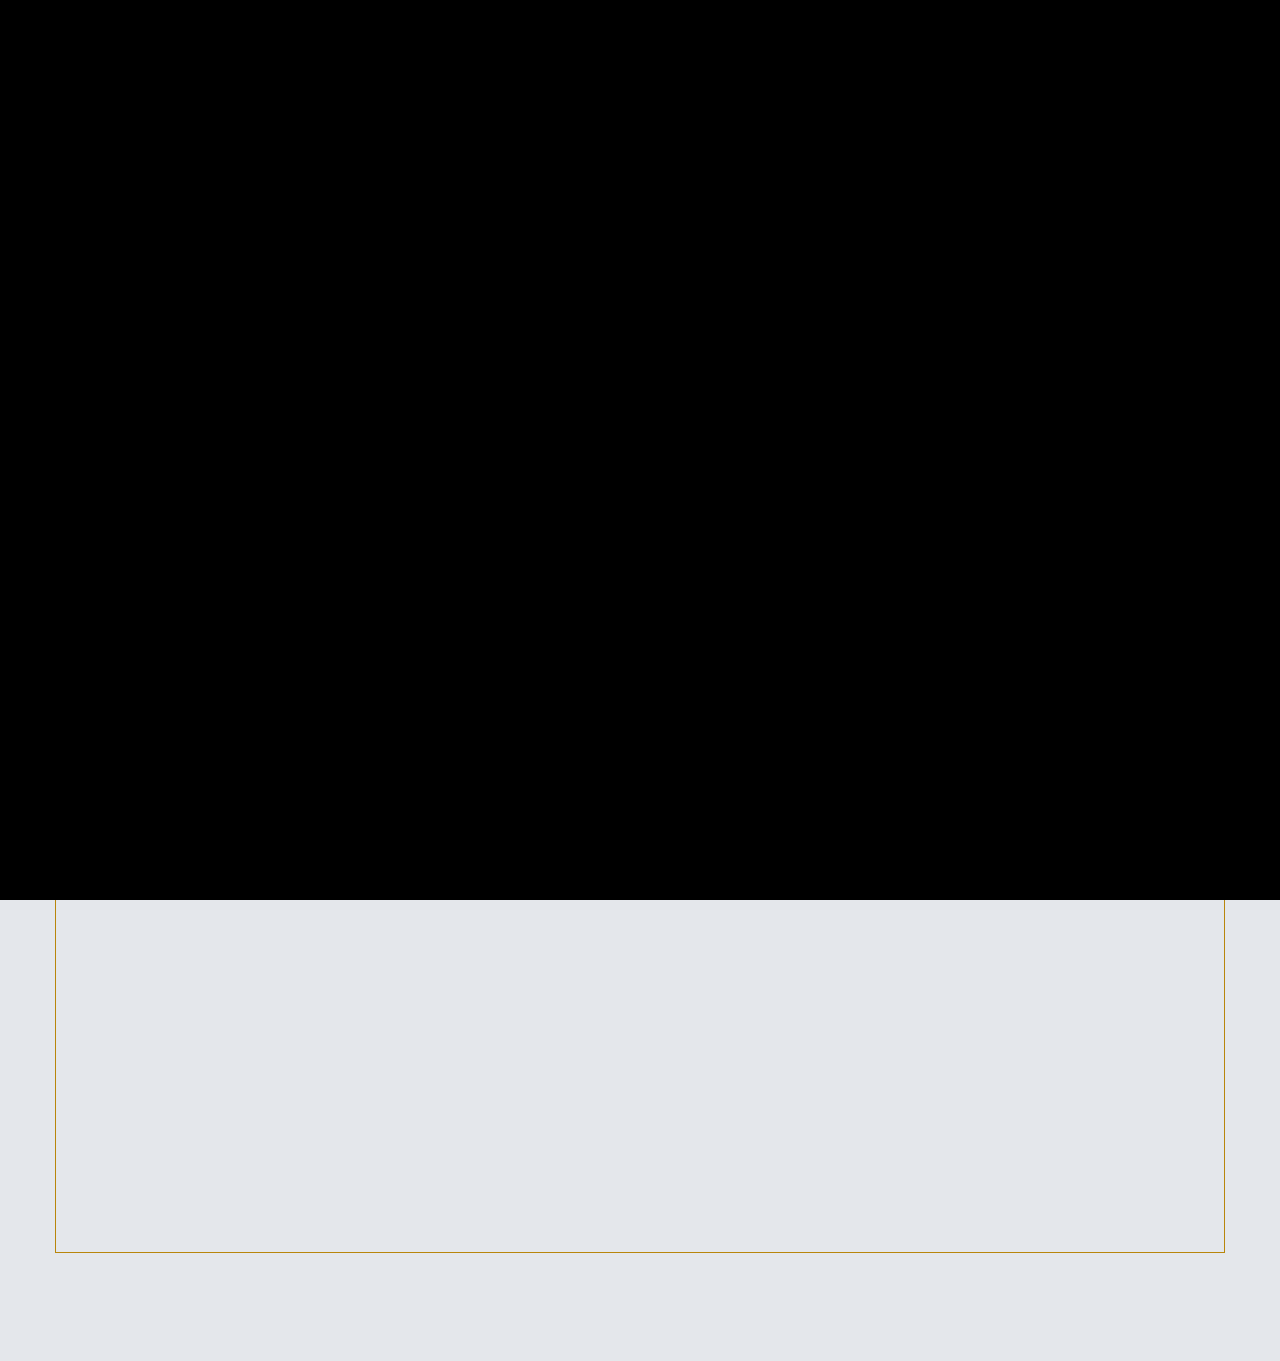
<file: Pages/Contact.html>
<!doctype html>
<html lang="en" dir="rtl">

<head>
  <meta charset="utf-8">
  <title>التواصل</title>
  <meta name="description" content="Anas Eddanfor Contact">
  <meta name="viewport" content="width=device-width, initial-scale=1">
  <link rel="shortcut icon" type="image/x-icon" href="../assets/img/gold-copy.ico">
    
   <!-- ======= All CSS Plugins here ======== -->
  <link rel="stylesheet" href="../assets/css/plugins/swiper-bundle.min.css">
  <link href="https://fonts.googleapis.com/css2?family=Rubik:ital,wght@0,300;0,400;0,500;0,600;0,700;0,800;0,900;1,400&display=swap" rel="stylesheet">
  
  <!-- Plugin css -->
  <link rel="stylesheet" href="../assets/css/vendor/bootstrap.min.css">

  <!-- Custom Style CSS -->
  <link rel="stylesheet" href="../assets/css/style.css">

  <!-- Dark css here -->
  <link rel="stylesheet" href="../assets/css/dark.css">

  <!-- Rtl css here -->
  <link rel="stylesheet" href="../assets/css/rtl.css">

  <!-- Rtl css here -->
  <link rel="stylesheet" href="../assets/css/rtl.css">

  <script>
    // On page load or when changing themes, best to add inline in `head` to avoid FOUC
    if (localStorage.getItem("theme-color") === "dark" || (!("theme-color" in localStorage) && window.matchMedia("(prefers-color-scheme: dark)").matches)) {
      document.documentElement.classList.add("dark");
    } 
    if (localStorage.getItem("theme-color") === "light") {
      document.documentElement.classList.remove("dark");
    } 
  </script>

</head>

<body class="bg-dark_primary_bg">

    <!-- Preloader start -->
    <div id="preloader">
        <div class="loader--border"></div>
    </div>
    <!-- Preloader end -->

    <div class="toggle__navigation">
        <button class="toggle__navigation--button" aria-label="Menu navigation">
            <span class="toggle__navigation--open">
                <svg xmlns="http://www.w3.org/2000/svg" width="28" height="28" viewBox="0 0 24 24" fill="none" stroke="currentColor" stroke-width="2" stroke-linecap="round" stroke-linejoin="round" class="feather feather-align-justify"><line x1="21" y1="10" x2="3" y2="10"></line><line x1="21" y1="6" x2="3" y2="6"></line><line x1="21" y1="14" x2="3" y2="14"></line><line x1="21" y1="18" x2="3" y2="18"></line></svg>
            </span>
            <span class="toggle__navigation--close">
                <svg xmlns="http://www.w3.org/2000/svg" width="28" height="28" viewBox="0 0 24 24" fill="none" stroke="currentColor" stroke-width="2" stroke-linecap="round" stroke-linejoin="round" class="feather feather-x"><line x1="18" y1="6" x2="6" y2="18"></line><line x1="6" y1="6" x2="18" y2="18"></line></svg>
            </span>
        </button>
        <ul class="toggle__nav--menu">
            <li class="toggle__nav--menu__items"> 
                <a class="toggle__nav--menu__link" href="../index.html">
                    <span class="toggle__nav--menu__icon"><svg width="18" fill="currentColor" xmlns="http://www.w3.org/2000/svg" viewBox="0 0 576 512"><path d="M575.8 255.5c0 18-15 32.1-32 32.1h-32l.7 160.2c0 2.7-.2 5.4-.5 8.1V472c0 22.1-17.9 40-40 40H456c-1.1 0-2.2 0-3.3-.1c-1.4 .1-2.8 .1-4.2 .1H416 392c-22.1 0-40-17.9-40-40V448 384c0-17.7-14.3-32-32-32H256c-17.7 0-32 14.3-32 32v64 24c0 22.1-17.9 40-40 40H160 128.1c-1.5 0-3-.1-4.5-.2c-1.2 .1-2.4 .2-3.6 .2H104c-22.1 0-40-17.9-40-40V360c0-.9 0-1.9 .1-2.8V287.6H32c-18 0-32-14-32-32.1c0-9 3-17 10-24L266.4 8c7-7 15-8 22-8s15 2 21 7L564.8 231.5c8 7 12 15 11 24z"></path></svg></span>
                    <span class="toggle__nav--menu__text">الرئيسية</span>
                </a>
            </li>
            <li class="toggle__nav--menu__items"> 
                <a class="toggle__nav--menu__link active" href="About.html">
                    <span class="toggle__nav--menu__icon"><svg class="text-accent1" width="18" fill="currentColor" xmlns="http://www.w3.org/2000/svg" viewBox="0 0 448 512"><path d="M224 256c70.7 0 128-57.3 128-128S294.7 0 224 0S96 57.3 96 128s57.3 128 128 128zm-45.7 48C79.8 304 0 383.8 0 482.3C0 498.7 13.3 512 29.7 512H418.3c16.4 0 29.7-13.3 29.7-29.7C448 383.8 368.2 304 269.7 304H178.3z"></path></svg></span>
                    <span class="toggle__nav--menu__text">عني</span>
                </a>
            </li>
            <!--
            <li class="toggle__nav--menu__items"> 
                <a class="toggle__nav--menu__link" href="Services.html">
                    <span class="toggle__nav--menu__icon"><svg class="text-accent1" width="18" fill="currentColor" xmlns="http://www.w3.org/2000/svg" viewBox="0 0 512 512"><path d="M495.9 166.6c3.2 8.7 .5 18.4-6.4 24.6l-43.3 39.4c1.1 8.3 1.7 16.8 1.7 25.4s-.6 17.1-1.7 25.4l43.3 39.4c6.9 6.2 9.6 15.9 6.4 24.6c-4.4 11.9-9.7 23.3-15.8 34.3l-4.7 8.1c-6.6 11-14 21.4-22.1 31.2c-5.9 7.2-15.7 9.6-24.5 6.8l-55.7-17.7c-13.4 10.3-28.2 18.9-44 25.4l-12.5 57.1c-2 9.1-9 16.3-18.2 17.8c-13.8 2.3-28 3.5-42.5 3.5s-28.7-1.2-42.5-3.5c-9.2-1.5-16.2-8.7-18.2-17.8l-12.5-57.1c-15.8-6.5-30.6-15.1-44-25.4L83.1 425.9c-8.8 2.8-18.6 .3-24.5-6.8c-8.1-9.8-15.5-20.2-22.1-31.2l-4.7-8.1c-6.1-11-11.4-22.4-15.8-34.3c-3.2-8.7-.5-18.4 6.4-24.6l43.3-39.4C64.6 273.1 64 264.6 64 256s.6-17.1 1.7-25.4L22.4 191.2c-6.9-6.2-9.6-15.9-6.4-24.6c4.4-11.9 9.7-23.3 15.8-34.3l4.7-8.1c6.6-11 14-21.4 22.1-31.2c5.9-7.2 15.7-9.6 24.5-6.8l55.7 17.7c13.4-10.3 28.2-18.9 44-25.4l12.5-57.1c2-9.1 9-16.3 18.2-17.8C227.3 1.2 241.5 0 256 0s28.7 1.2 42.5 3.5c9.2 1.5 16.2 8.7 18.2 17.8l12.5 57.1c15.8 6.5 30.6 15.1 44 25.4l55.7-17.7c8.8-2.8 18.6-.3 24.5 6.8c8.1 9.8 15.5 20.2 22.1 31.2l4.7 8.1c6.1 11 11.4 22.4 15.8 34.3zM256 336c44.2 0 80-35.8 80-80s-35.8-80-80-80s-80 35.8-80 80s35.8 80 80 80z"></path></svg></span>
                    <span class="toggle__nav--menu__text">SERVICES</span>
                </a>
            </li>
            -->
            <li class="toggle__nav--menu__items"> 
                <a class="toggle__nav--menu__link" href="Certificates.html">
                    <span class="toggle__nav--menu__icon">
                        <svg class="text-accent1" width="18" fill="currentColor" xmlns="http://www.w3.org/2000/svg" viewBox="0 0 512 512">
                            <path d="M256 0C114.6 0 0 114.6 0 256s114.6 256 256 256 256-114.6 256-256S397.4 0 256 0zm127.8 210.1l-58.6 56.4 13.9 78.6c1.2 6.8-6 11.9-12.1 8.8L256 324.6l-70.9 37.3c-6.1 3.2-13.3-2-12.1-8.8l13.9-78.6-58.6-56.4c-5-4.8-2.2-13.1 4.7-14.1l80.9-11.7 36.2-73.2c3.1-6.2 12-6.2 15.1 0l36.2 73.2 80.9 11.7c6.9 1 9.7 9.3 4.7 14.1z"/>
                        </svg>
                    </span>
                    <span class="toggle__nav--menu__text">الشهادات</span>
                </a>
            </li>

            <li class="toggle__nav--menu__items"> 
                <a class="toggle__nav--menu__link" href="Portfolio.html">
                    <span class="toggle__nav--menu__icon"><svg class="text-accent1" width="18" fill="currentColor" stroke="currentColor" xmlns="http://www.w3.org/2000/svg" viewBox="0 0 512 512"><path d="M184 48H328c4.4 0 8 3.6 8 8V96H176V56c0-4.4 3.6-8 8-8zm-56 8V96H64C28.7 96 0 124.7 0 160v96H192 320 512V160c0-35.3-28.7-64-64-64H384V56c0-30.9-25.1-56-56-56H184c-30.9 0-56 25.1-56 56zM512 288H320v32c0 17.7-14.3 32-32 32H224c-17.7 0-32-14.3-32-32V288H0V416c0 35.3 28.7 64 64 64H448c35.3 0 64-28.7 64-64V288z"></path></svg></span>
                    <span class="toggle__nav--menu__text">معرض_الأعمال</span>
                </a>
            </li>
            <li class="toggle__nav--menu__items"> 
                <a class="toggle__nav--menu__link" href="Blog.html">
                    <span class="toggle__nav--menu__icon"><svg class="text-accent1" width="18" fill="currentColor" stroke="currentColor" xmlns="http://www.w3.org/2000/svg" viewBox="0 0 448 512"><path d="M446.6 222.7c-1.8-8-6.8-15.4-12.5-18.5-1.8-1-13-2.2-25-2.7-20.1-.9-22.3-1.3-28.7-5-10.1-5.9-12.8-12.3-12.9-29.5-.1-33-13.8-63.7-40.9-91.3-19.3-19.7-40.9-33-65.5-40.5-5.9-1.8-19.1-2.4-63.3-2.9-69.4-.8-84.8.6-108.4 10C45.9 59.5 14.7 96.1 3.3 142.9 1.2 151.7.7 165.8.2 246.8c-.6 101.5.1 116.4 6.4 136.5 15.6 49.6 59.9 86.3 104.4 94.3 14.8 2.7 197.3 3.3 216 .8 32.5-4.4 58-17.5 81.9-41.9 17.3-17.7 28.1-36.8 35.2-62.1 4.9-17.6 4.5-142.8 2.5-151.7zm-322.1-63.6c7.8-7.9 10-8.2 58.8-8.2 43.9 0 45.4.1 51.8 3.4 9.3 4.7 13.4 11.3 13.4 21.9 0 9.5-3.8 16.2-12.3 21.6-4.6 2.9-7.3 3.1-50.3 3.3-26.5.2-47.7-.4-50.8-1.2-16.6-4.7-22.8-28.5-10.6-40.8zm191.8 199.8l-14.9 2.4-77.5.9c-68.1.8-87.3-.4-90.9-2-7.1-3.1-13.8-11.7-14.9-19.4-1.1-7.3 2.6-17.3 8.2-22.4 7.1-6.4 10.2-6.6 97.3-6.7 89.6-.1 89.1-.1 97.6 7.8 12.1 11.3 9.5 31.2-4.9 39.4z"></path></svg></span>
                    <span class="toggle__nav--menu__text">المدونة</span>
                </a>
            </li>
            <li class="toggle__nav--menu__items"> 
                <a class="toggle__nav--menu__link" href="Contact.html">
                    <span class="toggle__nav--menu__icon"><svg class="text-accent1" width="18" fill="currentColor" stroke="currentColor" xmlns="http://www.w3.org/2000/svg" viewBox="0 0 512 512"><path d="M96 0C60.7 0 32 28.7 32 64V448c0 35.3 28.7 64 64 64H384c35.3 0 64-28.7 64-64V64c0-35.3-28.7-64-64-64H96zM208 288h64c44.2 0 80 35.8 80 80c0 8.8-7.2 16-16 16H144c-8.8 0-16-7.2-16-16c0-44.2 35.8-80 80-80zm96-96c0 35.3-28.7 64-64 64s-64-28.7-64-64s28.7-64 64-64s64 28.7 64 64zM512 80c0-8.8-7.2-16-16-16s-16 7.2-16 16v64c0 8.8 7.2 16 16 16s16-7.2 16-16V80zM496 192c-8.8 0-16 7.2-16 16v64c0 8.8 7.2 16 16 16s16-7.2 16-16V208c0-8.8-7.2-16-16-16zm16 144c0-8.8-7.2-16-16-16s-16 7.2-16 16v64c0 8.8 7.2 16 16 16s16-7.2 16-16V336z"></path></svg></span>
                    <span class="toggle__nav--menu__text">التواصل</span>
                </a>
            </li>
        </ul>
        <span class="toggle__navigation--bg"></span>
    </div>

    <div class="home__navigation--menu other__style">
        <nav>
            <ul class="home__navigation--menu__wrapper">
                <li class="home__navigation--menu__items">
                    <a class="home__navigation--menu__link" href="../index.html">
                        <span class="home__navigation--menu__icon"><svg width="16" fill="currentColor" xmlns="http://www.w3.org/2000/svg" viewBox="0 0 576 512"><path d="M575.8 255.5c0 18-15 32.1-32 32.1h-32l.7 160.2c0 2.7-.2 5.4-.5 8.1V472c0 22.1-17.9 40-40 40H456c-1.1 0-2.2 0-3.3-.1c-1.4 .1-2.8 .1-4.2 .1H416 392c-22.1 0-40-17.9-40-40V448 384c0-17.7-14.3-32-32-32H256c-17.7 0-32 14.3-32 32v64 24c0 22.1-17.9 40-40 40H160 128.1c-1.5 0-3-.1-4.5-.2c-1.2 .1-2.4 .2-3.6 .2H104c-22.1 0-40-17.9-40-40V360c0-.9 0-1.9 .1-2.8V287.6H32c-18 0-32-14-32-32.1c0-9 3-17 10-24L266.4 8c7-7 15-8 22-8s15 2 21 7L564.8 231.5c8 7 12 15 11 24z"></path></svg></span>
                    </a>
                </li>
                <li class="home__navigation--menu__items">
                    <a class="home__navigation--menu__link" href="About.html">
                        <span class="home__navigation--menu__icon"><svg class="text-accent1" width="16" fill="currentColor" xmlns="http://www.w3.org/2000/svg" viewBox="0 0 448 512"><path d="M224 256c70.7 0 128-57.3 128-128S294.7 0 224 0S96 57.3 96 128s57.3 128 128 128zm-45.7 48C79.8 304 0 383.8 0 482.3C0 498.7 13.3 512 29.7 512H418.3c16.4 0 29.7-13.3 29.7-29.7C448 383.8 368.2 304 269.7 304H178.3z"></path></svg></span>
                    </a>
                </li>
                <!--
                <li class="home__navigation--menu__items">
                    <a class="home__navigation--menu__link" href="Services.html">
                        <span class="home__navigation--menu__icon"><svg class="text-accent1" width="16" fill="currentColor" xmlns="http://www.w3.org/2000/svg" viewBox="0 0 512 512"><path d="M495.9 166.6c3.2 8.7 .5 18.4-6.4 24.6l-43.3 39.4c1.1 8.3 1.7 16.8 1.7 25.4s-.6 17.1-1.7 25.4l43.3 39.4c6.9 6.2 9.6 15.9 6.4 24.6c-4.4 11.9-9.7 23.3-15.8 34.3l-4.7 8.1c-6.6 11-14 21.4-22.1 31.2c-5.9 7.2-15.7 9.6-24.5 6.8l-55.7-17.7c-13.4 10.3-28.2 18.9-44 25.4l-12.5 57.1c-2 9.1-9 16.3-18.2 17.8c-13.8 2.3-28 3.5-42.5 3.5s-28.7-1.2-42.5-3.5c-9.2-1.5-16.2-8.7-18.2-17.8l-12.5-57.1c-15.8-6.5-30.6-15.1-44-25.4L83.1 425.9c-8.8 2.8-18.6 .3-24.5-6.8c-8.1-9.8-15.5-20.2-22.1-31.2l-4.7-8.1c-6.1-11-11.4-22.4-15.8-34.3c-3.2-8.7-.5-18.4 6.4-24.6l43.3-39.4C64.6 273.1 64 264.6 64 256s.6-17.1 1.7-25.4L22.4 191.2c-6.9-6.2-9.6-15.9-6.4-24.6c4.4-11.9 9.7-23.3 15.8-34.3l4.7-8.1c6.6-11 14-21.4 22.1-31.2c5.9-7.2 15.7-9.6 24.5-6.8l55.7 17.7c13.4-10.3 28.2-18.9 44-25.4l12.5-57.1c2-9.1 9-16.3 18.2-17.8C227.3 1.2 241.5 0 256 0s28.7 1.2 42.5 3.5c9.2 1.5 16.2 8.7 18.2 17.8l12.5 57.1c15.8 6.5 30.6 15.1 44 25.4l55.7-17.7c8.8-2.8 18.6-.3 24.5 6.8c8.1 9.8 15.5 20.2 22.1 31.2l4.7 8.1c6.1 11 11.4 22.4 15.8 34.3zM256 336c44.2 0 80-35.8 80-80s-35.8-80-80-80s-80 35.8-80 80s35.8 80 80 80z"></path></svg></span>
                    </a>
                </li>
                -->
                <li class="home__navigation--menu__items">
                    <a class="home__navigation--menu__link" href="Certificates.html">
                        <span class="home__navigation--menu__icon"><svg class="text-accent1" width="16" fill="currentColor" xmlns="http://www.w3.org/2000/svg" viewBox="0 0 512 512"><path d="M256 0C114.6 0 0 114.6 0 256s114.6 256 256 256 256-114.6 256-256S397.4 0 256 0zm127.8 210.1l-58.6 56.4 13.9 78.6c1.2 6.8-6 11.9-12.1 8.8L256 324.6l-70.9 37.3c-6.1 3.2-13.3-2-12.1-8.8l13.9-78.6-58.6-56.4c-5-4.8-2.2-13.1 4.7-14.1l80.9-11.7 36.2-73.2c3.1-6.2 12-6.2 15.1 0l36.2 73.2 80.9 11.7c6.9 1 9.7 9.3 4.7 14.1z"/></svg></span>
                    </a>
                </li>
                <li class="home__navigation--menu__items">
                    <a class="home__navigation--menu__link" href="Portfolio.html">
                        <span class="home__navigation--menu__icon"><svg class="text-accent1" width="16" fill="currentColor" stroke="currentColor" xmlns="http://www.w3.org/2000/svg" viewBox="0 0 512 512"><path d="M184 48H328c4.4 0 8 3.6 8 8V96H176V56c0-4.4 3.6-8 8-8zm-56 8V96H64C28.7 96 0 124.7 0 160v96H192 320 512V160c0-35.3-28.7-64-64-64H384V56c0-30.9-25.1-56-56-56H184c-30.9 0-56 25.1-56 56zM512 288H320v32c0 17.7-14.3 32-32 32H224c-17.7 0-32-14.3-32-32V288H0V416c0 35.3 28.7 64 64 64H448c35.3 0 64-28.7 64-64V288z"></path></svg></span>
                    </a>
                </li>
                <li class="home__navigation--menu__items">
                    <a class="home__navigation--menu__link" href="Blog.html">
                        <span class="home__navigation--menu__icon"><svg class="text-accent1" width="16" fill="currentColor" stroke="currentColor" xmlns="http://www.w3.org/2000/svg" viewBox="0 0 448 512"><path d="M446.6 222.7c-1.8-8-6.8-15.4-12.5-18.5-1.8-1-13-2.2-25-2.7-20.1-.9-22.3-1.3-28.7-5-10.1-5.9-12.8-12.3-12.9-29.5-.1-33-13.8-63.7-40.9-91.3-19.3-19.7-40.9-33-65.5-40.5-5.9-1.8-19.1-2.4-63.3-2.9-69.4-.8-84.8.6-108.4 10C45.9 59.5 14.7 96.1 3.3 142.9 1.2 151.7.7 165.8.2 246.8c-.6 101.5.1 116.4 6.4 136.5 15.6 49.6 59.9 86.3 104.4 94.3 14.8 2.7 197.3 3.3 216 .8 32.5-4.4 58-17.5 81.9-41.9 17.3-17.7 28.1-36.8 35.2-62.1 4.9-17.6 4.5-142.8 2.5-151.7zm-322.1-63.6c7.8-7.9 10-8.2 58.8-8.2 43.9 0 45.4.1 51.8 3.4 9.3 4.7 13.4 11.3 13.4 21.9 0 9.5-3.8 16.2-12.3 21.6-4.6 2.9-7.3 3.1-50.3 3.3-26.5.2-47.7-.4-50.8-1.2-16.6-4.7-22.8-28.5-10.6-40.8zm191.8 199.8l-14.9 2.4-77.5.9c-68.1.8-87.3-.4-90.9-2-7.1-3.1-13.8-11.7-14.9-19.4-1.1-7.3 2.6-17.3 8.2-22.4 7.1-6.4 10.2-6.6 97.3-6.7 89.6-.1 89.1-.1 97.6 7.8 12.1 11.3 9.5 31.2-4.9 39.4z"></path></svg></span>
                    </a>
                </li>
                <li class="home__navigation--menu__items">
                    <a class="home__navigation--menu__link" href="Contact.html">
                        <span class="home__navigation--menu__icon"><svg class="text-accent1" width="16" fill="currentColor" stroke="currentColor" xmlns="http://www.w3.org/2000/svg" viewBox="0 0 512 512"><path d="M96 0C60.7 0 32 28.7 32 64V448c0 35.3 28.7 64 64 64H384c35.3 0 64-28.7 64-64V64c0-35.3-28.7-64-64-64H96zM208 288h64c44.2 0 80 35.8 80 80c0 8.8-7.2 16-16 16H144c-8.8 0-16-7.2-16-16c0-44.2 35.8-80 80-80zm96-96c0 35.3-28.7 64-64 64s-64-28.7-64-64s28.7-64 64-64s64 28.7 64 64zM512 80c0-8.8-7.2-16-16-16s-16 7.2-16 16v64c0 8.8 7.2 16 16 16s16-7.2 16-16V80zM496 192c-8.8 0-16 7.2-16 16v64c0 8.8 7.2 16 16 16s16-7.2 16-16V208c0-8.8-7.2-16-16-16zm16 144c0-8.8-7.2-16-16-16s-16 7.2-16 16v64c0 8.8 7.2 16 16 16s16-7.2 16-16V336z"></path></svg></span>
                    </a>
                </li>
            </ul>
        </nav>
    </div>

    <button class="light__dark--btn style__other" id="light__to--dark">
        <svg class="dark--mode__icon" xmlns="http://www.w3.org/2000/svg" fill="currentColor" viewBox="0 0 512 512"><title>Moon</title><path d="M264 480A232 232 0 0132 248c0-94 54-178.28 137.61-214.67a16 16 0 0121.06 21.06C181.07 76.43 176 104.66 176 136c0 110.28 89.72 200 200 200 31.34 0 59.57-5.07 81.61-14.67a16 16 0 0121.06 21.06C442.28 426 358 480 264 480z"></path></svg>
        <svg class="light--mode__icon" xmlns="http://www.w3.org/2000/svg" fill="currentColor" viewBox="0 0 512 512"><title>Sunny</title><path d="M256 118a22 22 0 01-22-22V48a22 22 0 0144 0v48a22 22 0 01-22 22zM256 486a22 22 0 01-22-22v-48a22 22 0 0144 0v48a22 22 0 01-22 22zM369.14 164.86a22 22 0 01-15.56-37.55l33.94-33.94a22 22 0 0131.11 31.11l-33.94 33.94a21.93 21.93 0 01-15.55 6.44zM108.92 425.08a22 22 0 01-15.55-37.56l33.94-33.94a22 22 0 1131.11 31.11l-33.94 33.94a21.94 21.94 0 01-15.56 6.45zM464 278h-48a22 22 0 010-44h48a22 22 0 010 44zM96 278H48a22 22 0 010-44h48a22 22 0 010 44zM403.08 425.08a21.94 21.94 0 01-15.56-6.45l-33.94-33.94a22 22 0 0131.11-31.11l33.94 33.94a22 22 0 01-15.55 37.56zM142.86 164.86a21.89 21.89 0 01-15.55-6.44l-33.94-33.94a22 22 0 0131.11-31.11l33.94 33.94a22 22 0 01-15.56 37.55zM256 358a102 102 0 11102-102 102.12 102.12 0 01-102 102z"></path></svg>
    </button>
    

    <main class="main__content_wrapper inner__page--content">

        <div class="page__heading">
            <h1 class="page__heading--title">CONTACT ME</h1>
            <h2 class="page__heading--subtitle">التواصل<span></span></h2> 
        </div>

        <!-- Start contact section -->
        <section class="contact__section contact__page--style section--padding">
            <div class="container">
                <div class="row align-items-center">
                    <div class="col-lg-6">
                        <div class="contact__left">
                            <div class="section__heading mb-50">
                                <span class="section__heading--subtitle text__secondary">CONTACT</span>
                                <h2 class="section__heading--title mb-10">Get I contact work </h2> 
                                <p class="section__heading--desc">Promote your blog posts, case udie, and product ouncems
                                    with the the branded videoscustomers coming back for
                                    services Makes best effort.</p>
                            </div>
                            <form class="contact__form" action="#">
                                <div class="row">
                                    <div class="col-lg-6 col-md-6 col-sm-6 mb-30">
                                        <input class="contact__input--field" placeholder="Your name" type="text">
                                    </div>
                                    <div class="col-lg-6 col-md-6 col-sm-6 mb-30">
                                        <input class="contact__input--field" placeholder="Your email" type="text">
                                    </div>
                                </div>
                                <textarea class="contact__textarea--field" placeholder="Message"></textarea>
                                <button class="contact__button primary__btn">Send Request</button>
                            </form>
                        </div>
                    </div>
                    <div class="col-lg-6">
                        <div class="contact__info">
                            <div class="contact__info--items d-flex align-items-center">
                                <span class="contact__info--icon">
                                    <svg width="25" height="34" fill="currentColor" stroke="currentColor" xmlns="http://www.w3.org/2000/svg" viewBox="0 0 512 512"><path d="M164.9 24.6c-7.7-18.6-28-28.5-47.4-23.2l-88 24C12.1 30.2 0 46 0 64C0 311.4 200.6 512 448 512c18 0 33.8-12.1 38.6-29.5l24-88c5.3-19.4-4.6-39.7-23.2-47.4l-96-40c-16.3-6.8-35.2-2.1-46.3 11.6L304.7 368C234.3 334.7 177.3 277.7 144 207.3L193.3 167c13.7-11.2 18.4-30 11.6-46.3l-40-96z"></path></svg>
                                </span>
                                <div class="contact__info--content">
                                    <h3 class="contact__info--title">Call Me</h3>
                                    <p class="contact__info--desc">
                                        <a href="tel:+880254615566">+880254615566</a> <br>
                                        <a href="tel:+880254615566">+880254615566</a>
                                    </p>
                                </div>
                            </div>
                            <div class="contact__info--items d-flex align-items-center">
                                <span class="contact__info--icon">
                                    <svg xmlns="http://www.w3.org/2000/svg" width="28" height="28" viewBox="0 0 24 24" fill="none" stroke="currentColor" stroke-width="2" stroke-linecap="round" stroke-linejoin="round" class="feather feather-mail"><path d="M4 4h16c1.1 0 2 .9 2 2v12c0 1.1-.9 2-2 2H4c-1.1 0-2-.9-2-2V6c0-1.1.9-2 2-2z"></path><polyline points="22,6 12,13 2,6"></polyline></svg>
                                </span>
                                <div class="contact__info--content">
                                    <h3 class="contact__info--title">Email Us</h3>
                                    <p class="contact__info--desc">
                                        <a href="mailto:info@example.com">info@example.com</a> <br>
                                        <a href="mailto:info@example.com">info@example.com</a>
                                    </p>
                                </div>
                            </div>
                            <div class="contact__info--items d-flex align-items-center">
                                <span class="contact__info--icon">
                                    <svg xmlns="http://www.w3.org/2000/svg" width="28" height="28" viewBox="0 0 24 24" fill="none" stroke="currentColor" stroke-width="2" stroke-linecap="round" stroke-linejoin="round" class="feather feather-mail"><path d="M4 4h16c1.1 0 2 .9 2 2v12c0 1.1-.9 2-2 2H4c-1.1 0-2-.9-2-2V6c0-1.1.9-2 2-2z"></path><polyline points="22,6 12,13 2,6"></polyline></svg>
                                </span>
                                <div class="contact__info--content">
                                    <h3 class="contact__info--title">Address</h3>
                                    <p class="contact__info--desc">
                                        20, 25 Dhaka,0123 <br>
                                            Ratrba baraj,20
                                    </p>
                                </div>
                            </div>
                        </div>
                    </div>
                </div>
            </div>
        </section>
        <!-- End contact section -->

        <!-- Start contact map area -->
        <div class="contact__map--area contact__page--map section--padding pt-0">
            <div class="container">
                <iframe class="contact__map--iframe" src="https://www.google.com/maps/embed?pb=!1m18!1m12!1m3!1d7887.465355142307!2d-0.13384360843222626!3d51.4876034467734!2m3!1f0!2f0!3f0!3m2!1i1024!2i768!4f13.1!3m3!1m2!1s0x48760532743b90e1%3A0x790260718555a20c!2sU.S.%20Embassy%2C%20London!5e0!3m2!1sen!2sbd!4v1632035375945!5m2!1sen!2sbd" style="border:0;" allowfullscreen="" loading="lazy"></iframe>
            </div>
        </div>
        <!-- End contact map area -->

    </main>

    <!-- Scroll top bar -->
    <button id="scroll__top"><svg xmlns="http://www.w3.org/2000/svg" class="ionicon" viewBox="0 0 512 512"><path fill="none" stroke="currentColor" stroke-linecap="round"  stroke-width="48" d="M112 244l144-144 144 144M256 120v292"/></svg></button>
    
   <!-- All Script JS Plugins here  -->
   <script src="../assets/js/vendor/popper.js" defer="defer"></script>
   <script src="../assets/js/vendor/bootstrap.min.js" defer="defer"></script>
   <script src="../assets/js/plugins/swiper-bundle.min.js"></script>
   <script src="../assets/js/plugins/isotope.pkgd.min.js"></script>

  <!-- Customscript js -->
  <script src="../assets/js/script.js"></script>

  <!-- Dark to light js -->
  <script>
    // On page load or when changing themes, best to add inline in `head` to avoid FOUC
    if (localStorage.getItem("theme-color") === "dark" || (!("theme-color" in localStorage) && window.matchMedia("(prefers-color-scheme: dark)").matches)) {
      document.getElementById("light__to--dark")?.classList.add("dark--version");
    } 
    if (localStorage.getItem("theme-color") === "light") {
      document.getElementById("light__to--dark")?.classList.remove("dark--version");
    } 
  </script>
  
</body>
</html>
</file>
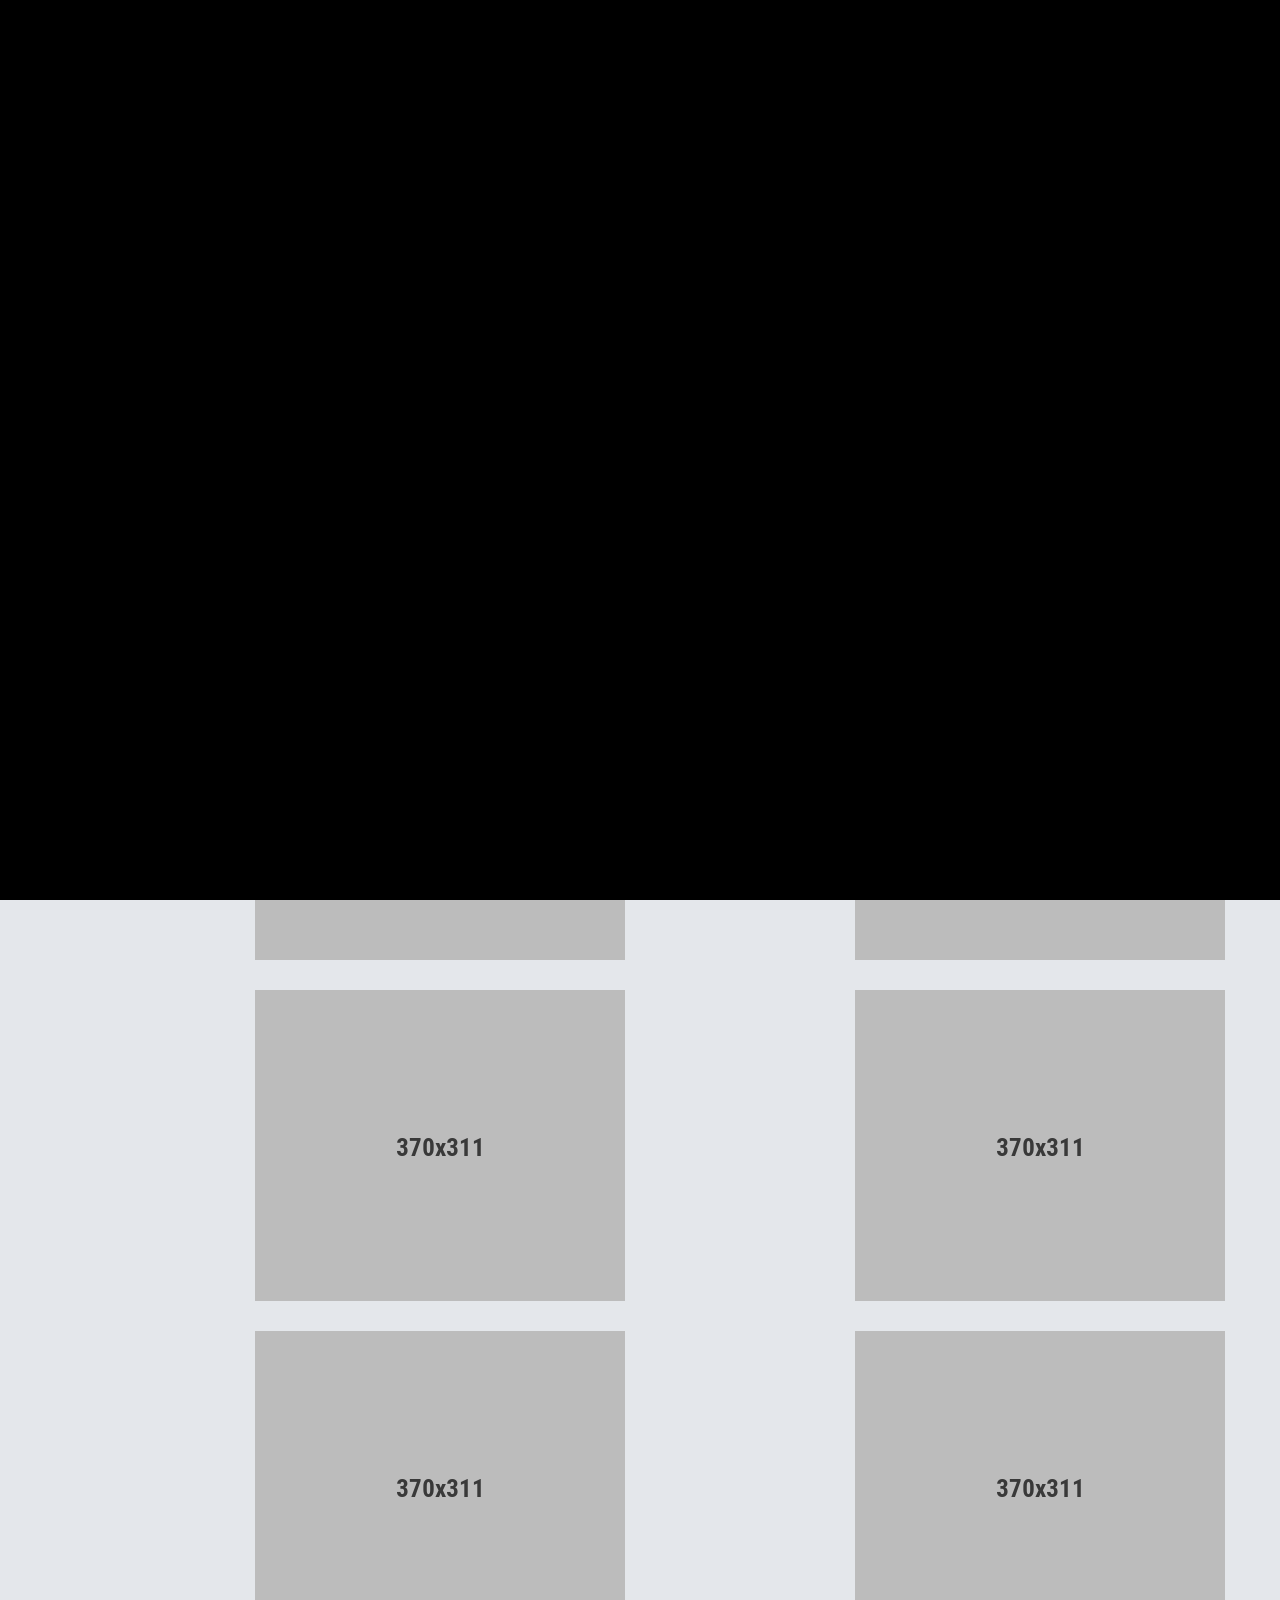
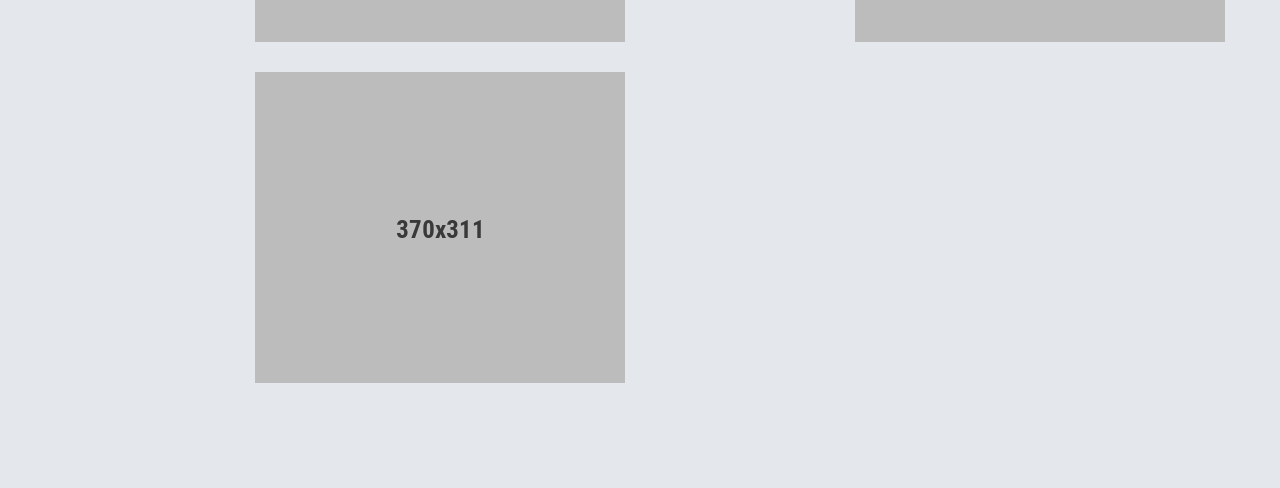
<file: Pages/Portfolio.html>
<!doctype html>
<html lang="en" dir="rtl">

<head>
  <meta charset="utf-8">
  <title>Anas Eddanfor Portfolio</title>
  <meta name="description" content="Anas Eddanfor Portfolio">
  <meta name="viewport" content="width=device-width, initial-scale=1">
  <link rel="shortcut icon" type="image/x-icon" href="../assets/img/gold-copy.ico">
    
   <!-- ======= All CSS Plugins here ======== -->
  <link rel="stylesheet" href="../assets/css/plugins/swiper-bundle.min.css">
  <link href="https://fonts.googleapis.com/css2?family=Rubik:ital,wght@0,300;0,400;0,500;0,600;0,700;0,800;0,900;1,400&display=swap" rel="stylesheet">
  
  <!-- Plugin css -->
  <link rel="stylesheet" href="../assets/css/vendor/bootstrap.min.css">

  <!-- Custom Style CSS -->
  <link rel="stylesheet" href="../assets/css/style.css">

  <!-- Dark css here -->
  <link rel="stylesheet" href="../assets/css/dark.css">

  <!-- Rtl css here -->
  <link rel="stylesheet" href="../assets/css/rtl.css">

  <script>
    // On page load or when changing themes, best to add inline in `head` to avoid FOUC
    if (localStorage.getItem("theme-color") === "dark" || (!("theme-color" in localStorage) && window.matchMedia("(prefers-color-scheme: dark)").matches)) {
      document.documentElement.classList.add("dark");
    } 
    if (localStorage.getItem("theme-color") === "light") {
      document.documentElement.classList.remove("dark");
    } 
  </script>

</head>

<body class="bg-dark_primary_bg">

    <!-- Preloader start -->
    <div id="preloader">
        <div class="loader--border"></div>
    </div>
    <!-- Preloader end -->

    <div class="toggle__navigation">
        <button class="toggle__navigation--button" aria-label="Menu navigation">
            <span class="toggle__navigation--open">
                <svg xmlns="http://www.w3.org/2000/svg" width="28" height="28" viewBox="0 0 24 24" fill="none" stroke="currentColor" stroke-width="2" stroke-linecap="round" stroke-linejoin="round" class="feather feather-align-justify"><line x1="21" y1="10" x2="3" y2="10"></line><line x1="21" y1="6" x2="3" y2="6"></line><line x1="21" y1="14" x2="3" y2="14"></line><line x1="21" y1="18" x2="3" y2="18"></line></svg>
            </span>
            <span class="toggle__navigation--close">
                <svg xmlns="http://www.w3.org/2000/svg" width="28" height="28" viewBox="0 0 24 24" fill="none" stroke="currentColor" stroke-width="2" stroke-linecap="round" stroke-linejoin="round" class="feather feather-x"><line x1="18" y1="6" x2="6" y2="18"></line><line x1="6" y1="6" x2="18" y2="18"></line></svg>
            </span>
        </button>
        <ul class="toggle__nav--menu">
            <li class="toggle__nav--menu__items"> 
                <a class="toggle__nav--menu__link" href="../index.html">
                    <span class="toggle__nav--menu__icon"><svg width="18" fill="currentColor" xmlns="http://www.w3.org/2000/svg" viewBox="0 0 576 512"><path d="M575.8 255.5c0 18-15 32.1-32 32.1h-32l.7 160.2c0 2.7-.2 5.4-.5 8.1V472c0 22.1-17.9 40-40 40H456c-1.1 0-2.2 0-3.3-.1c-1.4 .1-2.8 .1-4.2 .1H416 392c-22.1 0-40-17.9-40-40V448 384c0-17.7-14.3-32-32-32H256c-17.7 0-32 14.3-32 32v64 24c0 22.1-17.9 40-40 40H160 128.1c-1.5 0-3-.1-4.5-.2c-1.2 .1-2.4 .2-3.6 .2H104c-22.1 0-40-17.9-40-40V360c0-.9 0-1.9 .1-2.8V287.6H32c-18 0-32-14-32-32.1c0-9 3-17 10-24L266.4 8c7-7 15-8 22-8s15 2 21 7L564.8 231.5c8 7 12 15 11 24z"></path></svg></span>
                    <span class="toggle__nav--menu__text">HOME</span>
                </a>
            </li>
            <li class="toggle__nav--menu__items"> 
                <a class="toggle__nav--menu__link" href="About.html">
                    <span class="toggle__nav--menu__icon"><svg class="text-accent1" width="18" fill="currentColor" xmlns="http://www.w3.org/2000/svg" viewBox="0 0 448 512"><path d="M224 256c70.7 0 128-57.3 128-128S294.7 0 224 0S96 57.3 96 128s57.3 128 128 128zm-45.7 48C79.8 304 0 383.8 0 482.3C0 498.7 13.3 512 29.7 512H418.3c16.4 0 29.7-13.3 29.7-29.7C448 383.8 368.2 304 269.7 304H178.3z"></path></svg></span>
                    <span class="toggle__nav--menu__text">ABOUT</span>
                </a>
            </li>
            <li class="toggle__nav--menu__items"> 
                <a class="toggle__nav--menu__link" href="Services.html">
                    <span class="toggle__nav--menu__icon"><svg class="text-accent1" width="18" fill="currentColor" xmlns="http://www.w3.org/2000/svg" viewBox="0 0 512 512"><path d="M495.9 166.6c3.2 8.7 .5 18.4-6.4 24.6l-43.3 39.4c1.1 8.3 1.7 16.8 1.7 25.4s-.6 17.1-1.7 25.4l43.3 39.4c6.9 6.2 9.6 15.9 6.4 24.6c-4.4 11.9-9.7 23.3-15.8 34.3l-4.7 8.1c-6.6 11-14 21.4-22.1 31.2c-5.9 7.2-15.7 9.6-24.5 6.8l-55.7-17.7c-13.4 10.3-28.2 18.9-44 25.4l-12.5 57.1c-2 9.1-9 16.3-18.2 17.8c-13.8 2.3-28 3.5-42.5 3.5s-28.7-1.2-42.5-3.5c-9.2-1.5-16.2-8.7-18.2-17.8l-12.5-57.1c-15.8-6.5-30.6-15.1-44-25.4L83.1 425.9c-8.8 2.8-18.6 .3-24.5-6.8c-8.1-9.8-15.5-20.2-22.1-31.2l-4.7-8.1c-6.1-11-11.4-22.4-15.8-34.3c-3.2-8.7-.5-18.4 6.4-24.6l43.3-39.4C64.6 273.1 64 264.6 64 256s.6-17.1 1.7-25.4L22.4 191.2c-6.9-6.2-9.6-15.9-6.4-24.6c4.4-11.9 9.7-23.3 15.8-34.3l4.7-8.1c6.6-11 14-21.4 22.1-31.2c5.9-7.2 15.7-9.6 24.5-6.8l55.7 17.7c13.4-10.3 28.2-18.9 44-25.4l12.5-57.1c2-9.1 9-16.3 18.2-17.8C227.3 1.2 241.5 0 256 0s28.7 1.2 42.5 3.5c9.2 1.5 16.2 8.7 18.2 17.8l12.5 57.1c15.8 6.5 30.6 15.1 44 25.4l55.7-17.7c8.8-2.8 18.6-.3 24.5 6.8c8.1 9.8 15.5 20.2 22.1 31.2l4.7 8.1c6.1 11 11.4 22.4 15.8 34.3zM256 336c44.2 0 80-35.8 80-80s-35.8-80-80-80s-80 35.8-80 80s35.8 80 80 80z"></path></svg></span>
                    <span class="toggle__nav--menu__text">SERVICES</span>
                </a>
            </li>
            <li class="toggle__nav--menu__items"> 
                <a class="toggle__nav--menu__link active" href="Portfolio.html">
                    <span class="toggle__nav--menu__icon"><svg class="text-accent1" width="18" fill="currentColor" stroke="currentColor" xmlns="http://www.w3.org/2000/svg" viewBox="0 0 512 512"><path d="M184 48H328c4.4 0 8 3.6 8 8V96H176V56c0-4.4 3.6-8 8-8zm-56 8V96H64C28.7 96 0 124.7 0 160v96H192 320 512V160c0-35.3-28.7-64-64-64H384V56c0-30.9-25.1-56-56-56H184c-30.9 0-56 25.1-56 56zM512 288H320v32c0 17.7-14.3 32-32 32H224c-17.7 0-32-14.3-32-32V288H0V416c0 35.3 28.7 64 64 64H448c35.3 0 64-28.7 64-64V288z"></path></svg></span>
                    <span class="toggle__nav--menu__text">PORTFOLIO</span>
                </a>
            </li>
            <li class="toggle__nav--menu__items"> 
                <a class="toggle__nav--menu__link" href="Blog.html">
                    <span class="toggle__nav--menu__icon"><svg class="text-accent1" width="18" fill="currentColor" stroke="currentColor" xmlns="http://www.w3.org/2000/svg" viewBox="0 0 448 512"><path d="M446.6 222.7c-1.8-8-6.8-15.4-12.5-18.5-1.8-1-13-2.2-25-2.7-20.1-.9-22.3-1.3-28.7-5-10.1-5.9-12.8-12.3-12.9-29.5-.1-33-13.8-63.7-40.9-91.3-19.3-19.7-40.9-33-65.5-40.5-5.9-1.8-19.1-2.4-63.3-2.9-69.4-.8-84.8.6-108.4 10C45.9 59.5 14.7 96.1 3.3 142.9 1.2 151.7.7 165.8.2 246.8c-.6 101.5.1 116.4 6.4 136.5 15.6 49.6 59.9 86.3 104.4 94.3 14.8 2.7 197.3 3.3 216 .8 32.5-4.4 58-17.5 81.9-41.9 17.3-17.7 28.1-36.8 35.2-62.1 4.9-17.6 4.5-142.8 2.5-151.7zm-322.1-63.6c7.8-7.9 10-8.2 58.8-8.2 43.9 0 45.4.1 51.8 3.4 9.3 4.7 13.4 11.3 13.4 21.9 0 9.5-3.8 16.2-12.3 21.6-4.6 2.9-7.3 3.1-50.3 3.3-26.5.2-47.7-.4-50.8-1.2-16.6-4.7-22.8-28.5-10.6-40.8zm191.8 199.8l-14.9 2.4-77.5.9c-68.1.8-87.3-.4-90.9-2-7.1-3.1-13.8-11.7-14.9-19.4-1.1-7.3 2.6-17.3 8.2-22.4 7.1-6.4 10.2-6.6 97.3-6.7 89.6-.1 89.1-.1 97.6 7.8 12.1 11.3 9.5 31.2-4.9 39.4z"></path></svg></span>
                    <span class="toggle__nav--menu__text">BLOG</span>
                </a>
            </li>
            <li class="toggle__nav--menu__items"> 
                <a class="toggle__nav--menu__link" href="Contact.html">
                    <span class="toggle__nav--menu__icon"><svg class="text-accent1" width="18" fill="currentColor" stroke="currentColor" xmlns="http://www.w3.org/2000/svg" viewBox="0 0 512 512"><path d="M96 0C60.7 0 32 28.7 32 64V448c0 35.3 28.7 64 64 64H384c35.3 0 64-28.7 64-64V64c0-35.3-28.7-64-64-64H96zM208 288h64c44.2 0 80 35.8 80 80c0 8.8-7.2 16-16 16H144c-8.8 0-16-7.2-16-16c0-44.2 35.8-80 80-80zm96-96c0 35.3-28.7 64-64 64s-64-28.7-64-64s28.7-64 64-64s64 28.7 64 64zM512 80c0-8.8-7.2-16-16-16s-16 7.2-16 16v64c0 8.8 7.2 16 16 16s16-7.2 16-16V80zM496 192c-8.8 0-16 7.2-16 16v64c0 8.8 7.2 16 16 16s16-7.2 16-16V208c0-8.8-7.2-16-16-16zm16 144c0-8.8-7.2-16-16-16s-16 7.2-16 16v64c0 8.8 7.2 16 16 16s16-7.2 16-16V336z"></path></svg></span>
                    <span class="toggle__nav--menu__text">CONTACT</span>
                </a>
            </li>
        </ul>
        <span class="toggle__navigation--bg"></span>
    </div>

    <div class="home__navigation--menu other__style">
        <nav>
            <ul class="home__navigation--menu__wrapper">
                <li class="home__navigation--menu__items">
                    <a class="home__navigation--menu__link" href="../index.html">
                        <span class="home__navigation--menu__icon"><svg width="16" fill="currentColor" xmlns="http://www.w3.org/2000/svg" viewBox="0 0 576 512"><path d="M575.8 255.5c0 18-15 32.1-32 32.1h-32l.7 160.2c0 2.7-.2 5.4-.5 8.1V472c0 22.1-17.9 40-40 40H456c-1.1 0-2.2 0-3.3-.1c-1.4 .1-2.8 .1-4.2 .1H416 392c-22.1 0-40-17.9-40-40V448 384c0-17.7-14.3-32-32-32H256c-17.7 0-32 14.3-32 32v64 24c0 22.1-17.9 40-40 40H160 128.1c-1.5 0-3-.1-4.5-.2c-1.2 .1-2.4 .2-3.6 .2H104c-22.1 0-40-17.9-40-40V360c0-.9 0-1.9 .1-2.8V287.6H32c-18 0-32-14-32-32.1c0-9 3-17 10-24L266.4 8c7-7 15-8 22-8s15 2 21 7L564.8 231.5c8 7 12 15 11 24z"></path></svg></span>
                    </a>
                </li>
                <li class="home__navigation--menu__items">
                    <a class="home__navigation--menu__link" href="About.html">
                        <span class="home__navigation--menu__icon"><svg class="text-accent1" width="16" fill="currentColor" xmlns="http://www.w3.org/2000/svg" viewBox="0 0 448 512"><path d="M224 256c70.7 0 128-57.3 128-128S294.7 0 224 0S96 57.3 96 128s57.3 128 128 128zm-45.7 48C79.8 304 0 383.8 0 482.3C0 498.7 13.3 512 29.7 512H418.3c16.4 0 29.7-13.3 29.7-29.7C448 383.8 368.2 304 269.7 304H178.3z"></path></svg></span>
                    </a>
                </li>
                <li class="home__navigation--menu__items">
                    <a class="home__navigation--menu__link" href="Services.html">
                        <span class="home__navigation--menu__icon"><svg class="text-accent1" width="16" fill="currentColor" xmlns="http://www.w3.org/2000/svg" viewBox="0 0 512 512"><path d="M495.9 166.6c3.2 8.7 .5 18.4-6.4 24.6l-43.3 39.4c1.1 8.3 1.7 16.8 1.7 25.4s-.6 17.1-1.7 25.4l43.3 39.4c6.9 6.2 9.6 15.9 6.4 24.6c-4.4 11.9-9.7 23.3-15.8 34.3l-4.7 8.1c-6.6 11-14 21.4-22.1 31.2c-5.9 7.2-15.7 9.6-24.5 6.8l-55.7-17.7c-13.4 10.3-28.2 18.9-44 25.4l-12.5 57.1c-2 9.1-9 16.3-18.2 17.8c-13.8 2.3-28 3.5-42.5 3.5s-28.7-1.2-42.5-3.5c-9.2-1.5-16.2-8.7-18.2-17.8l-12.5-57.1c-15.8-6.5-30.6-15.1-44-25.4L83.1 425.9c-8.8 2.8-18.6 .3-24.5-6.8c-8.1-9.8-15.5-20.2-22.1-31.2l-4.7-8.1c-6.1-11-11.4-22.4-15.8-34.3c-3.2-8.7-.5-18.4 6.4-24.6l43.3-39.4C64.6 273.1 64 264.6 64 256s.6-17.1 1.7-25.4L22.4 191.2c-6.9-6.2-9.6-15.9-6.4-24.6c4.4-11.9 9.7-23.3 15.8-34.3l4.7-8.1c6.6-11 14-21.4 22.1-31.2c5.9-7.2 15.7-9.6 24.5-6.8l55.7 17.7c13.4-10.3 28.2-18.9 44-25.4l12.5-57.1c2-9.1 9-16.3 18.2-17.8C227.3 1.2 241.5 0 256 0s28.7 1.2 42.5 3.5c9.2 1.5 16.2 8.7 18.2 17.8l12.5 57.1c15.8 6.5 30.6 15.1 44 25.4l55.7-17.7c8.8-2.8 18.6-.3 24.5 6.8c8.1 9.8 15.5 20.2 22.1 31.2l4.7 8.1c6.1 11 11.4 22.4 15.8 34.3zM256 336c44.2 0 80-35.8 80-80s-35.8-80-80-80s-80 35.8-80 80s35.8 80 80 80z"></path></svg></span>
                    </a>
                </li>
                <li class="home__navigation--menu__items">
                    <a class="home__navigation--menu__link" href="Portfolio.html">
                        <span class="home__navigation--menu__icon"><svg class="text-accent1" width="16" fill="currentColor" stroke="currentColor" xmlns="http://www.w3.org/2000/svg" viewBox="0 0 512 512"><path d="M184 48H328c4.4 0 8 3.6 8 8V96H176V56c0-4.4 3.6-8 8-8zm-56 8V96H64C28.7 96 0 124.7 0 160v96H192 320 512V160c0-35.3-28.7-64-64-64H384V56c0-30.9-25.1-56-56-56H184c-30.9 0-56 25.1-56 56zM512 288H320v32c0 17.7-14.3 32-32 32H224c-17.7 0-32-14.3-32-32V288H0V416c0 35.3 28.7 64 64 64H448c35.3 0 64-28.7 64-64V288z"></path></svg></span>
                    </a>
                </li>
                <li class="home__navigation--menu__items">
                    <a class="home__navigation--menu__link" href="Blog.html">
                        <span class="home__navigation--menu__icon"><svg class="text-accent1" width="16" fill="currentColor" stroke="currentColor" xmlns="http://www.w3.org/2000/svg" viewBox="0 0 448 512"><path d="M446.6 222.7c-1.8-8-6.8-15.4-12.5-18.5-1.8-1-13-2.2-25-2.7-20.1-.9-22.3-1.3-28.7-5-10.1-5.9-12.8-12.3-12.9-29.5-.1-33-13.8-63.7-40.9-91.3-19.3-19.7-40.9-33-65.5-40.5-5.9-1.8-19.1-2.4-63.3-2.9-69.4-.8-84.8.6-108.4 10C45.9 59.5 14.7 96.1 3.3 142.9 1.2 151.7.7 165.8.2 246.8c-.6 101.5.1 116.4 6.4 136.5 15.6 49.6 59.9 86.3 104.4 94.3 14.8 2.7 197.3 3.3 216 .8 32.5-4.4 58-17.5 81.9-41.9 17.3-17.7 28.1-36.8 35.2-62.1 4.9-17.6 4.5-142.8 2.5-151.7zm-322.1-63.6c7.8-7.9 10-8.2 58.8-8.2 43.9 0 45.4.1 51.8 3.4 9.3 4.7 13.4 11.3 13.4 21.9 0 9.5-3.8 16.2-12.3 21.6-4.6 2.9-7.3 3.1-50.3 3.3-26.5.2-47.7-.4-50.8-1.2-16.6-4.7-22.8-28.5-10.6-40.8zm191.8 199.8l-14.9 2.4-77.5.9c-68.1.8-87.3-.4-90.9-2-7.1-3.1-13.8-11.7-14.9-19.4-1.1-7.3 2.6-17.3 8.2-22.4 7.1-6.4 10.2-6.6 97.3-6.7 89.6-.1 89.1-.1 97.6 7.8 12.1 11.3 9.5 31.2-4.9 39.4z"></path></svg></span>
                    </a>
                </li>
                <li class="home__navigation--menu__items">
                    <a class="home__navigation--menu__link" href="Contact.html">
                        <span class="home__navigation--menu__icon"><svg class="text-accent1" width="16" fill="currentColor" stroke="currentColor" xmlns="http://www.w3.org/2000/svg" viewBox="0 0 512 512"><path d="M96 0C60.7 0 32 28.7 32 64V448c0 35.3 28.7 64 64 64H384c35.3 0 64-28.7 64-64V64c0-35.3-28.7-64-64-64H96zM208 288h64c44.2 0 80 35.8 80 80c0 8.8-7.2 16-16 16H144c-8.8 0-16-7.2-16-16c0-44.2 35.8-80 80-80zm96-96c0 35.3-28.7 64-64 64s-64-28.7-64-64s28.7-64 64-64s64 28.7 64 64zM512 80c0-8.8-7.2-16-16-16s-16 7.2-16 16v64c0 8.8 7.2 16 16 16s16-7.2 16-16V80zM496 192c-8.8 0-16 7.2-16 16v64c0 8.8 7.2 16 16 16s16-7.2 16-16V208c0-8.8-7.2-16-16-16zm16 144c0-8.8-7.2-16-16-16s-16 7.2-16 16v64c0 8.8 7.2 16 16 16s16-7.2 16-16V336z"></path></svg></span>
                    </a>
                </li>
            </ul>
        </nav>
    </div>

    <button class="light__dark--btn style__other" id="light__to--dark">
        <svg class="dark--mode__icon" xmlns="http://www.w3.org/2000/svg" fill="currentColor" viewBox="0 0 512 512"><title>Moon</title><path d="M264 480A232 232 0 0132 248c0-94 54-178.28 137.61-214.67a16 16 0 0121.06 21.06C181.07 76.43 176 104.66 176 136c0 110.28 89.72 200 200 200 31.34 0 59.57-5.07 81.61-14.67a16 16 0 0121.06 21.06C442.28 426 358 480 264 480z"></path></svg>
        <svg class="light--mode__icon" xmlns="http://www.w3.org/2000/svg" fill="currentColor" viewBox="0 0 512 512"><title>Sunny</title><path d="M256 118a22 22 0 01-22-22V48a22 22 0 0144 0v48a22 22 0 01-22 22zM256 486a22 22 0 01-22-22v-48a22 22 0 0144 0v48a22 22 0 01-22 22zM369.14 164.86a22 22 0 01-15.56-37.55l33.94-33.94a22 22 0 0131.11 31.11l-33.94 33.94a21.93 21.93 0 01-15.55 6.44zM108.92 425.08a22 22 0 01-15.55-37.56l33.94-33.94a22 22 0 1131.11 31.11l-33.94 33.94a21.94 21.94 0 01-15.56 6.45zM464 278h-48a22 22 0 010-44h48a22 22 0 010 44zM96 278H48a22 22 0 010-44h48a22 22 0 010 44zM403.08 425.08a21.94 21.94 0 01-15.56-6.45l-33.94-33.94a22 22 0 0131.11-31.11l33.94 33.94a22 22 0 01-15.55 37.56zM142.86 164.86a21.89 21.89 0 01-15.55-6.44l-33.94-33.94a22 22 0 0131.11-31.11l33.94 33.94a22 22 0 01-15.56 37.55zM256 358a102 102 0 11102-102 102.12 102.12 0 01-102 102z"></path></svg>
    </button>
    


    <main class="main__content_wrapper inner__page--content">

        <div class="page__heading">
            <h1 class="page__heading--title">MY PORTFOLIO</h1>
            <h2 class="page__heading--subtitle">MY <span>PORTFOLIO</span></h2> 
        </div>

         <!-- Start portfolio section -->
         <section class="portfolio__section section--padding">
            <div class="container">
                <div class="portfolio__section--inner">
                    <div class="button-group filters-button-group mb-50">
                        <button class="filters__button--items button is-checked" data-filter="*">Show All</button>
                        <button class="filters__button--items button" data-filter=".web">Web</button>
                        <button class="filters__button--items button" data-filter=".graphics">Graphics</button>
                        <button class="filters__button--items button" data-filter=".development">Development</button>
                        <button class="filters__button--items button" data-filter=".mobile">Mobile</button>
                    </div>
                    <div class="portfolio__grid mb--n30">
                        <div class="element-item web" data-category="web">
                            <div class="portfolio__card">
                                <a href="#" class="popup-modal--open display-block" data-bs-toggle="modal" data-bs-target="#portfolioModal">
                                    <div class="portfolio__image--card">
                                    <img src="../assets/img/other/portfolio1.png" alt="img">
                                    </div>
                                    <div class="portfolio__content">
                                        <span class="portfolio__zoom text-white">
                                            <svg xmlns="http://www.w3.org/2000/svg" width="36" height="36" viewBox="0 0 24 24" fill="none" stroke="currentColor" stroke-width="2" stroke-linecap="round" stroke-linejoin="round" class="feather feather-maximize"><path d="M8 3H5a2 2 0 0 0-2 2v3m18 0V5a2 2 0 0 0-2-2h-3m0 18h3a2 2 0 0 0 2-2v-3M3 16v3a2 2 0 0 0 2 2h3"></path></svg>
                                        </span>
                                        <h3 class="portfolio__title text-white">Illustration</h3>
                                        <p class="portfolio__desc text-white">Promote your blog posts, case udie, and thehe branded videos.</p>
                                    </div>
                                </a>
                            </div>
                        </div>
                        <div class="element-item graphics" data-category="graphics">
                            <div class="portfolio__card">
                                <a href="#" class="popup-modal--open display-block" data-bs-toggle="modal" data-bs-target="#portfolioModal">
                                    <div class="portfolio__image--card">
                                    <img src="../assets/img/other/portfolio2.png" alt="img">
                                    </div>
                                    <div class="portfolio__content">
                                        <span class="portfolio__zoom text-white">
                                            <svg xmlns="http://www.w3.org/2000/svg" width="36" height="36" viewBox="0 0 24 24" fill="none" stroke="currentColor" stroke-width="2" stroke-linecap="round" stroke-linejoin="round" class="feather feather-maximize"><path d="M8 3H5a2 2 0 0 0-2 2v3m18 0V5a2 2 0 0 0-2-2h-3m0 18h3a2 2 0 0 0 2-2v-3M3 16v3a2 2 0 0 0 2 2h3"></path></svg>
                                        </span>
                                        <h3 class="portfolio__title text-white">Illustration</h3>
                                        <p class="portfolio__desc text-white">Promote your blog posts, case udie, and thehe branded videos.</p>
                                    </div>
                                </a>
                            </div>
                        </div>
                        <div class="element-item development" data-category="development">
                            <div class="portfolio__card">
                                <a href="#" class="popup-modal--open display-block" data-bs-toggle="modal" data-bs-target="#portfolioModal">
                                    <div class="portfolio__image--card">
                                    <img src="../assets/img/other/portfolio3.png" alt="img">
                                    </div>
                                    <div class="portfolio__content">
                                        <span class="portfolio__zoom text-white">
                                            <svg xmlns="http://www.w3.org/2000/svg" width="36" height="36" viewBox="0 0 24 24" fill="none" stroke="currentColor" stroke-width="2" stroke-linecap="round" stroke-linejoin="round" class="feather feather-maximize"><path d="M8 3H5a2 2 0 0 0-2 2v3m18 0V5a2 2 0 0 0-2-2h-3m0 18h3a2 2 0 0 0 2-2v-3M3 16v3a2 2 0 0 0 2 2h3"></path></svg>
                                        </span>
                                        <h3 class="portfolio__title text-white">Illustration</h3>
                                        <p class="portfolio__desc text-white">Promote your blog posts, case udie, and thehe branded videos.</p>
                                    </div>
                                </a>
                            </div>
                        </div>
                        <div class="element-item mobile" data-category="mobile">
                            <div class="portfolio__card">
                                <a href="#" class="popup-modal--open display-block" data-bs-toggle="modal" data-bs-target="#portfolioModal">
                                    <div class="portfolio__image--card">
                                    <img src="../assets/img/other/portfolio4.png" alt="img">
                                    </div>
                                    <div class="portfolio__content">
                                        <span class="portfolio__zoom text-white">
                                            <svg xmlns="http://www.w3.org/2000/svg" width="36" height="36" viewBox="0 0 24 24" fill="none" stroke="currentColor" stroke-width="2" stroke-linecap="round" stroke-linejoin="round" class="feather feather-maximize"><path d="M8 3H5a2 2 0 0 0-2 2v3m18 0V5a2 2 0 0 0-2-2h-3m0 18h3a2 2 0 0 0 2-2v-3M3 16v3a2 2 0 0 0 2 2h3"></path></svg>
                                        </span>
                                        <h3 class="portfolio__title text-white">Illustration</h3>
                                        <p class="portfolio__desc text-white">Promote your blog posts, case udie, and thehe branded videos.</p>
                                    </div>
                                </a>
                            </div>
                        </div>
                        <div class="element-item web" data-category="web">
                            <div class="portfolio__card">
                                <a href="#" class="popup-modal--open display-block" data-bs-toggle="modal" data-bs-target="#portfolioModal">
                                    <div class="portfolio__image--card">
                                    <img src="../assets/img/other/portfolio5.png" alt="img">
                                    </div>
                                    <div class="portfolio__content">
                                        <span class="portfolio__zoom text-white">
                                            <svg xmlns="http://www.w3.org/2000/svg" width="36" height="36" viewBox="0 0 24 24" fill="none" stroke="currentColor" stroke-width="2" stroke-linecap="round" stroke-linejoin="round" class="feather feather-maximize"><path d="M8 3H5a2 2 0 0 0-2 2v3m18 0V5a2 2 0 0 0-2-2h-3m0 18h3a2 2 0 0 0 2-2v-3M3 16v3a2 2 0 0 0 2 2h3"></path></svg>
                                        </span>
                                        <h3 class="portfolio__title text-white">Illustration</h3>
                                        <p class="portfolio__desc text-white">Promote your blog posts, case udie, and thehe branded videos.</p>
                                    </div>
                                </a>
                            </div>
                        </div>
                        <div class="element-item graphics" data-category="graphics">
                            <div class="portfolio__card">
                                <a href="#" class="popup-modal--open display-block" data-bs-toggle="modal" data-bs-target="#portfolioModal">
                                    <div class="portfolio__image--card">
                                    <img src="../assets/img/other/portfolio6.png" alt="img">
                                    </div>
                                    <div class="portfolio__content">
                                        <span class="portfolio__zoom text-white">
                                            <svg xmlns="http://www.w3.org/2000/svg" width="36" height="36" viewBox="0 0 24 24" fill="none" stroke="currentColor" stroke-width="2" stroke-linecap="round" stroke-linejoin="round" class="feather feather-maximize"><path d="M8 3H5a2 2 0 0 0-2 2v3m18 0V5a2 2 0 0 0-2-2h-3m0 18h3a2 2 0 0 0 2-2v-3M3 16v3a2 2 0 0 0 2 2h3"></path></svg>
                                        </span>
                                        <h3 class="portfolio__title text-white">Illustration</h3>
                                        <p class="portfolio__desc text-white">Promote your blog posts, case udie, and thehe branded videos.</p>
                                    </div>
                                </a>
                            </div>
                        </div>
                        <div class="element-item development" data-category="development">
                            <div class="portfolio__card">
                                <a href="#" class="popup-modal--open display-block" data-bs-toggle="modal" data-bs-target="#portfolioModal">
                                    <div class="portfolio__image--card">
                                    <img src="../assets/img/other/portfolio7.png" alt="img">
                                    </div>
                                    <div class="portfolio__content">
                                        <span class="portfolio__zoom text-white">
                                            <svg xmlns="http://www.w3.org/2000/svg" width="36" height="36" viewBox="0 0 24 24" fill="none" stroke="currentColor" stroke-width="2" stroke-linecap="round" stroke-linejoin="round" class="feather feather-maximize"><path d="M8 3H5a2 2 0 0 0-2 2v3m18 0V5a2 2 0 0 0-2-2h-3m0 18h3a2 2 0 0 0 2-2v-3M3 16v3a2 2 0 0 0 2 2h3"></path></svg>
                                        </span>
                                        <h3 class="portfolio__title text-white">Illustration</h3>
                                        <p class="portfolio__desc text-white">Promote your blog posts, case udie, and thehe branded videos.</p>
                                    </div>
                                </a>
                            </div>
                        </div>
                        <div class="element-item web" data-category="web">
                            <div class="portfolio__card">
                                <a href="#" class="popup-modal--open display-block" data-bs-toggle="modal" data-bs-target="#portfolioModal">
                                    <div class="portfolio__image--card">
                                    <img src="../assets/img/other/portfolio8.png" alt="img">
                                    </div>
                                    <div class="portfolio__content">
                                        <span class="portfolio__zoom text-white">
                                            <svg xmlns="http://www.w3.org/2000/svg" width="36" height="36" viewBox="0 0 24 24" fill="none" stroke="currentColor" stroke-width="2" stroke-linecap="round" stroke-linejoin="round" class="feather feather-maximize"><path d="M8 3H5a2 2 0 0 0-2 2v3m18 0V5a2 2 0 0 0-2-2h-3m0 18h3a2 2 0 0 0 2-2v-3M3 16v3a2 2 0 0 0 2 2h3"></path></svg>
                                        </span>
                                        <h3 class="portfolio__title text-white">Illustration</h3>
                                        <p class="portfolio__desc text-white">Promote your blog posts, case udie, and thehe branded videos.</p>
                                    </div>
                                </a>
                            </div>
                        </div>
                        <div class="element-item mobile" data-category="mobile">
                            <div class="portfolio__card">
                                <a href="#" class="popup-modal--open display-block" data-bs-toggle="modal" data-bs-target="#portfolioModal">
                                    <div class="portfolio__image--card">
                                    <img src="../assets/img/other/portfolio9.png" alt="img">
                                    </div>
                                    <div class="portfolio__content">
                                        <span class="portfolio__zoom text-white">
                                            <svg xmlns="http://www.w3.org/2000/svg" width="36" height="36" viewBox="0 0 24 24" fill="none" stroke="currentColor" stroke-width="2" stroke-linecap="round" stroke-linejoin="round" class="feather feather-maximize"><path d="M8 3H5a2 2 0 0 0-2 2v3m18 0V5a2 2 0 0 0-2-2h-3m0 18h3a2 2 0 0 0 2-2v-3M3 16v3a2 2 0 0 0 2 2h3"></path></svg>
                                        </span>
                                        <h3 class="portfolio__title text-white">Illustration</h3>
                                        <p class="portfolio__desc text-white">Promote your blog posts, case udie, and thehe branded videos.</p>
                                    </div>
                                </a>
                            </div>
                        </div>
                    </div>
                </div>
            </div>
        </section>
        <!-- End portfolio section -->

    </main>

    <div class="modal fade" id="portfolioModal" tabindex="-1" style="display: none;" aria-hidden="true">
        <div class="modal-dialog modal-dialog-centered portfolio__modal--dialog">
          <div class="modal-content modal-content-height">
            <button type="button" class="btn-close portfolio__modal--colse" data-bs-dismiss="modal" aria-label="Close">
                <svg xmlns="http://www.w3.org/2000/svg" width="28" height="28" viewBox="0 0 24 24" fill="none" stroke="currentColor" stroke-width="2" stroke-linecap="round" stroke-linejoin="round" class="feather feather-x"><line x1="18" y1="6" x2="6" y2="18"></line><line x1="6" y1="6" x2="18" y2="18"></line></svg>
            </button>
            <div class="modal-body portfolio__modal--body">
                <h2 class="portfolio__modal--title text-center mb-30">Illustration Project</h2>
                <div class="portfolio__modal--info d-flex align-items-center mb-20">
                    <div class="portfolio__modal--info--list">
                        <p class="portfolio__modal--info--text">
                            <span class="portfolio__modal--info__icon"><svg xmlns="http://www.w3.org/2000/svg" width="20" height="24" viewBox="0 0 24 24" fill="none" stroke="currentColor" stroke-width="2" stroke-linecap="round" stroke-linejoin="round" class="feather feather-file-text"><path d="M14 2H6a2 2 0 0 0-2 2v16a2 2 0 0 0 2 2h12a2 2 0 0 0 2-2V8z"></path><polyline points="14 2 14 8 20 8"></polyline><line x1="16" y1="13" x2="8" y2="13"></line><line x1="16" y1="17" x2="8" y2="17"></line><polyline points="10 9 9 9 8 9"></polyline></svg></span>
                            Project :
                            <span class="portfolio__modal--info__name">Website</span>
                        </p>
                        <p class="portfolio__modal--info--text">
                            <span class="portfolio__modal--info__icon"><svg xmlns="http://www.w3.org/2000/svg" width="20" height="24" viewBox="0 0 24 24" fill="none" stroke="currentColor" stroke-width="2" stroke-linecap="round" stroke-linejoin="round" class="feather feather-code"><polyline points="16 18 22 12 16 6"></polyline><polyline points="8 6 2 12 8 18"></polyline></svg></span>
                            Languages :
                            <span class="portfolio__modal--info__name">Photoshop, Illustration</span>
                        </p>
                    </div>
                    <div class="portfolio__modal--info--list">
                        <p class="portfolio__modal--info--text">
                            <span class="portfolio__modal--info__icon"><svg xmlns="http://www.w3.org/2000/svg" width="20" height="24" viewBox="0 0 24 24" fill="none" stroke="currentColor" stroke-width="2" stroke-linecap="round" stroke-linejoin="round" class="feather feather-user"><path d="M20 21v-2a4 4 0 0 0-4-4H8a4 4 0 0 0-4 4v2"></path><circle cx="12" cy="7" r="4"></circle></svg></span>
                            Client :
                            <span class="portfolio__modal--info__name">Envato</span>
                        </p>
                        <p class="portfolio__modal--info--text">
                            <span class="portfolio__modal--info__icon"><svg xmlns="http://www.w3.org/2000/svg" width="20" height="24" viewBox="0 0 24 24" fill="none" stroke="currentColor" stroke-width="2" stroke-linecap="round" stroke-linejoin="round" class="feather feather-external-link"><path d="M18 13v6a2 2 0 0 1-2 2H5a2 2 0 0 1-2-2V8a2 2 0 0 1 2-2h6"></path><polyline points="15 3 21 3 21 9"></polyline><line x1="10" y1="14" x2="21" y2="3"></line></svg></span>
                            Preview :
                            <a class="portfolio__modal--info__name" href="https://www.envato.com" target="_blank" rel="noopener noreferrer">www.envato.com</a>
                        </p>
                    </div>
                </div>
                <p class="portfolio__modal--info__desc mb-30">
                    Lorem ipsum dolor sit amet consectetur, adipisicing elit. Mollitia placeat magnam possimus iusto blanditiis pariatur labore explicabo quo repellat hic dolorum numquam asperiores, voluptatum fugiat reiciendis aspernatur, non, odio aperiam voluptas ex tempora vitae. Dolor, consequatur quidem! Quas magni distinctio dolorum dolore natus, vel numquam accusamus. Nostrum eligendi recusandae qui tempore deserunt!
                </p>
                <div class="portfolio__modal--info__media">
                    <img src="../assets/img/other/portfolio-big1.png" alt="img">
                </div>
            </div>
          </div>
        </div>
    </div>

    <!-- Scroll top bar -->
    <button id="scroll__top"><svg xmlns="http://www.w3.org/2000/svg" class="ionicon" viewBox="0 0 512 512"><path fill="none" stroke="currentColor" stroke-linecap="round"  stroke-width="48" d="M112 244l144-144 144 144M256 120v292"/></svg></button>
    
   <!-- All Script JS Plugins here  -->
   <script src="../assets/js/vendor/popper.js" defer="defer"></script>
   <script src="../assets/js/vendor/bootstrap.min.js" defer="defer"></script>
   <script src="../assets/js/plugins/swiper-bundle.min.js"></script>
   <script src="../assets/js/plugins/isotope.pkgd.min.js"></script>
   <script src="../assets/js/plugins/imagesloaded.pkgd.min.js"></script>

  <!-- Customscript js -->
  <script src="../assets/js/script.js"></script>

  <!-- Dark to light js -->
  <script>
    // On page load or when changing themes, best to add inline in `head` to avoid FOUC
    if (localStorage.getItem("theme-color") === "dark" || (!("theme-color" in localStorage) && window.matchMedia("(prefers-color-scheme: dark)").matches)) {
      document.getElementById("light__to--dark")?.classList.add("dark--version");
    } 
    if (localStorage.getItem("theme-color") === "light") {
      document.getElementById("light__to--dark")?.classList.remove("dark--version");
    } 
  </script>
  
</body>
</html>
</file>
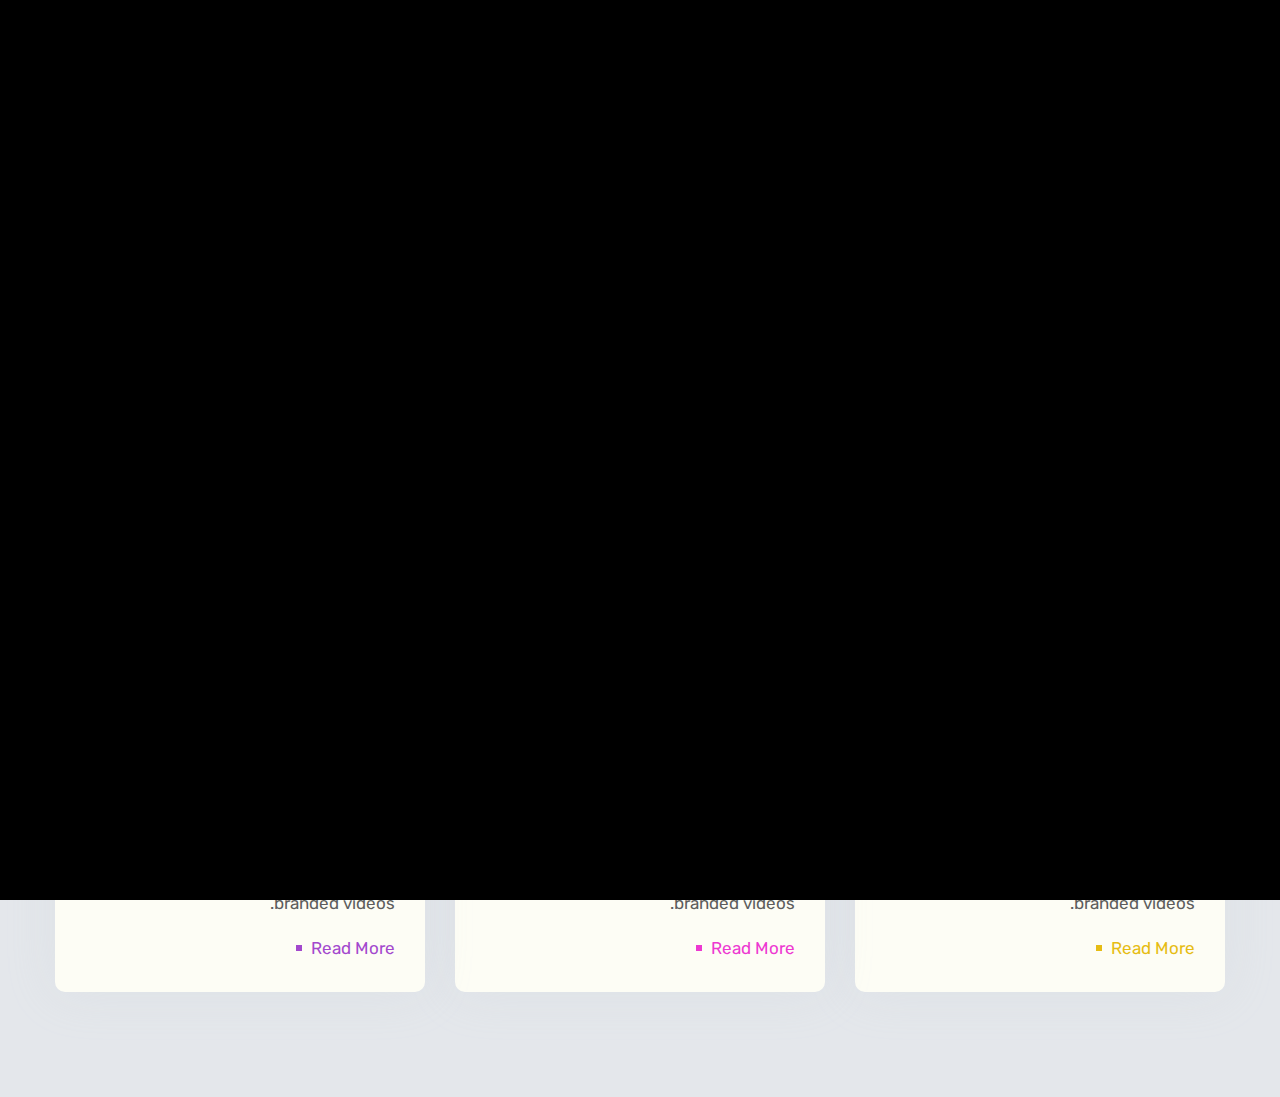
<file: Pages/Services.html>
<!doctype html>
<html lang="en" dir="rtl">

<head>
  <meta charset="utf-8">
  <title>Anas Eddanfor Services</title>
  <meta name="description" content="Anas Eddanfor Services">
  <meta name="viewport" content="width=device-width, initial-scale=1">
  <link rel="shortcut icon" type="image/x-icon" href="../assets/img/gold-copy.ico">
    
   <!-- ======= All CSS Plugins here ======== -->
  <link rel="stylesheet" href="../assets/css/plugins/swiper-bundle.min.css">
  <link href="https://fonts.googleapis.com/css2?family=Rubik:ital,wght@0,300;0,400;0,500;0,600;0,700;0,800;0,900;1,400&display=swap" rel="stylesheet">
  
  <!-- Plugin css -->
  <link rel="stylesheet" href="../assets/css/vendor/bootstrap.min.css">

  <!-- Custom Style CSS -->
  <link rel="stylesheet" href="../assets/css/style.css">

  <!-- Dark css here -->
  <link rel="stylesheet" href="../assets/css/dark.css">

  <!-- Rtl css here -->
  <link rel="stylesheet" href="../assets/css/rtl.css">

  <script>
    // On page load or when changing themes, best to add inline in `head` to avoid FOUC
    if (localStorage.getItem("theme-color") === "dark" || (!("theme-color" in localStorage) && window.matchMedia("(prefers-color-scheme: dark)").matches)) {
      document.documentElement.classList.add("dark");
    } 
    if (localStorage.getItem("theme-color") === "light") {
      document.documentElement.classList.remove("dark");
    } 
  </script>

</head>

<body class="bg-dark_primary_bg">

    <!-- Preloader start -->
    <div id="preloader">
        <div class="loader--border"></div>
    </div>
    <!-- Preloader end -->

    <div class="toggle__navigation">
        <button class="toggle__navigation--button" aria-label="Menu navigation">
            <span class="toggle__navigation--open">
                <svg xmlns="http://www.w3.org/2000/svg" width="28" height="28" viewBox="0 0 24 24" fill="none" stroke="currentColor" stroke-width="2" stroke-linecap="round" stroke-linejoin="round" class="feather feather-align-justify"><line x1="21" y1="10" x2="3" y2="10"></line><line x1="21" y1="6" x2="3" y2="6"></line><line x1="21" y1="14" x2="3" y2="14"></line><line x1="21" y1="18" x2="3" y2="18"></line></svg>
            </span>
            <span class="toggle__navigation--close">
                <svg xmlns="http://www.w3.org/2000/svg" width="28" height="28" viewBox="0 0 24 24" fill="none" stroke="currentColor" stroke-width="2" stroke-linecap="round" stroke-linejoin="round" class="feather feather-x"><line x1="18" y1="6" x2="6" y2="18"></line><line x1="6" y1="6" x2="18" y2="18"></line></svg>
            </span>
        </button>
        <ul class="toggle__nav--menu">
            <li class="toggle__nav--menu__items"> 
                <a class="toggle__nav--menu__link" href="../index.html">
                    <span class="toggle__nav--menu__icon"><svg width="18" fill="currentColor" xmlns="http://www.w3.org/2000/svg" viewBox="0 0 576 512"><path d="M575.8 255.5c0 18-15 32.1-32 32.1h-32l.7 160.2c0 2.7-.2 5.4-.5 8.1V472c0 22.1-17.9 40-40 40H456c-1.1 0-2.2 0-3.3-.1c-1.4 .1-2.8 .1-4.2 .1H416 392c-22.1 0-40-17.9-40-40V448 384c0-17.7-14.3-32-32-32H256c-17.7 0-32 14.3-32 32v64 24c0 22.1-17.9 40-40 40H160 128.1c-1.5 0-3-.1-4.5-.2c-1.2 .1-2.4 .2-3.6 .2H104c-22.1 0-40-17.9-40-40V360c0-.9 0-1.9 .1-2.8V287.6H32c-18 0-32-14-32-32.1c0-9 3-17 10-24L266.4 8c7-7 15-8 22-8s15 2 21 7L564.8 231.5c8 7 12 15 11 24z"></path></svg></span>
                    <span class="toggle__nav--menu__text">HOME</span>
                </a>
            </li>
            <li class="toggle__nav--menu__items"> 
                <a class="toggle__nav--menu__link" href="About.html">
                    <span class="toggle__nav--menu__icon"><svg class="text-accent1" width="18" fill="currentColor" xmlns="http://www.w3.org/2000/svg" viewBox="0 0 448 512"><path d="M224 256c70.7 0 128-57.3 128-128S294.7 0 224 0S96 57.3 96 128s57.3 128 128 128zm-45.7 48C79.8 304 0 383.8 0 482.3C0 498.7 13.3 512 29.7 512H418.3c16.4 0 29.7-13.3 29.7-29.7C448 383.8 368.2 304 269.7 304H178.3z"></path></svg></span>
                    <span class="toggle__nav--menu__text">ABOUT</span>
                </a>
            </li>
            <li class="toggle__nav--menu__items"> 
                <a class="toggle__nav--menu__link active" href="Services.html">
                    <span class="toggle__nav--menu__icon"><svg class="text-accent1" width="18" fill="currentColor" xmlns="http://www.w3.org/2000/svg" viewBox="0 0 512 512"><path d="M495.9 166.6c3.2 8.7 .5 18.4-6.4 24.6l-43.3 39.4c1.1 8.3 1.7 16.8 1.7 25.4s-.6 17.1-1.7 25.4l43.3 39.4c6.9 6.2 9.6 15.9 6.4 24.6c-4.4 11.9-9.7 23.3-15.8 34.3l-4.7 8.1c-6.6 11-14 21.4-22.1 31.2c-5.9 7.2-15.7 9.6-24.5 6.8l-55.7-17.7c-13.4 10.3-28.2 18.9-44 25.4l-12.5 57.1c-2 9.1-9 16.3-18.2 17.8c-13.8 2.3-28 3.5-42.5 3.5s-28.7-1.2-42.5-3.5c-9.2-1.5-16.2-8.7-18.2-17.8l-12.5-57.1c-15.8-6.5-30.6-15.1-44-25.4L83.1 425.9c-8.8 2.8-18.6 .3-24.5-6.8c-8.1-9.8-15.5-20.2-22.1-31.2l-4.7-8.1c-6.1-11-11.4-22.4-15.8-34.3c-3.2-8.7-.5-18.4 6.4-24.6l43.3-39.4C64.6 273.1 64 264.6 64 256s.6-17.1 1.7-25.4L22.4 191.2c-6.9-6.2-9.6-15.9-6.4-24.6c4.4-11.9 9.7-23.3 15.8-34.3l4.7-8.1c6.6-11 14-21.4 22.1-31.2c5.9-7.2 15.7-9.6 24.5-6.8l55.7 17.7c13.4-10.3 28.2-18.9 44-25.4l12.5-57.1c2-9.1 9-16.3 18.2-17.8C227.3 1.2 241.5 0 256 0s28.7 1.2 42.5 3.5c9.2 1.5 16.2 8.7 18.2 17.8l12.5 57.1c15.8 6.5 30.6 15.1 44 25.4l55.7-17.7c8.8-2.8 18.6-.3 24.5 6.8c8.1 9.8 15.5 20.2 22.1 31.2l4.7 8.1c6.1 11 11.4 22.4 15.8 34.3zM256 336c44.2 0 80-35.8 80-80s-35.8-80-80-80s-80 35.8-80 80s35.8 80 80 80z"></path></svg></span>
                    <span class="toggle__nav--menu__text">SERVICES</span>
                </a>
            </li>
            <li class="toggle__nav--menu__items"> 
                <a class="toggle__nav--menu__link" href="Portfolio.html">
                    <span class="toggle__nav--menu__icon"><svg class="text-accent1" width="18" fill="currentColor" stroke="currentColor" xmlns="http://www.w3.org/2000/svg" viewBox="0 0 512 512"><path d="M184 48H328c4.4 0 8 3.6 8 8V96H176V56c0-4.4 3.6-8 8-8zm-56 8V96H64C28.7 96 0 124.7 0 160v96H192 320 512V160c0-35.3-28.7-64-64-64H384V56c0-30.9-25.1-56-56-56H184c-30.9 0-56 25.1-56 56zM512 288H320v32c0 17.7-14.3 32-32 32H224c-17.7 0-32-14.3-32-32V288H0V416c0 35.3 28.7 64 64 64H448c35.3 0 64-28.7 64-64V288z"></path></svg></span>
                    <span class="toggle__nav--menu__text">PORTFOLIO</span>
                </a>
            </li>
            <li class="toggle__nav--menu__items"> 
                <a class="toggle__nav--menu__link" href="Blog.html">
                    <span class="toggle__nav--menu__icon"><svg class="text-accent1" width="18" fill="currentColor" stroke="currentColor" xmlns="http://www.w3.org/2000/svg" viewBox="0 0 448 512"><path d="M446.6 222.7c-1.8-8-6.8-15.4-12.5-18.5-1.8-1-13-2.2-25-2.7-20.1-.9-22.3-1.3-28.7-5-10.1-5.9-12.8-12.3-12.9-29.5-.1-33-13.8-63.7-40.9-91.3-19.3-19.7-40.9-33-65.5-40.5-5.9-1.8-19.1-2.4-63.3-2.9-69.4-.8-84.8.6-108.4 10C45.9 59.5 14.7 96.1 3.3 142.9 1.2 151.7.7 165.8.2 246.8c-.6 101.5.1 116.4 6.4 136.5 15.6 49.6 59.9 86.3 104.4 94.3 14.8 2.7 197.3 3.3 216 .8 32.5-4.4 58-17.5 81.9-41.9 17.3-17.7 28.1-36.8 35.2-62.1 4.9-17.6 4.5-142.8 2.5-151.7zm-322.1-63.6c7.8-7.9 10-8.2 58.8-8.2 43.9 0 45.4.1 51.8 3.4 9.3 4.7 13.4 11.3 13.4 21.9 0 9.5-3.8 16.2-12.3 21.6-4.6 2.9-7.3 3.1-50.3 3.3-26.5.2-47.7-.4-50.8-1.2-16.6-4.7-22.8-28.5-10.6-40.8zm191.8 199.8l-14.9 2.4-77.5.9c-68.1.8-87.3-.4-90.9-2-7.1-3.1-13.8-11.7-14.9-19.4-1.1-7.3 2.6-17.3 8.2-22.4 7.1-6.4 10.2-6.6 97.3-6.7 89.6-.1 89.1-.1 97.6 7.8 12.1 11.3 9.5 31.2-4.9 39.4z"></path></svg></span>
                    <span class="toggle__nav--menu__text">BLOG</span>
                </a>
            </li>
            <li class="toggle__nav--menu__items"> 
                <a class="toggle__nav--menu__link" href="Contact.html">
                    <span class="toggle__nav--menu__icon"><svg class="text-accent1" width="18" fill="currentColor" stroke="currentColor" xmlns="http://www.w3.org/2000/svg" viewBox="0 0 512 512"><path d="M96 0C60.7 0 32 28.7 32 64V448c0 35.3 28.7 64 64 64H384c35.3 0 64-28.7 64-64V64c0-35.3-28.7-64-64-64H96zM208 288h64c44.2 0 80 35.8 80 80c0 8.8-7.2 16-16 16H144c-8.8 0-16-7.2-16-16c0-44.2 35.8-80 80-80zm96-96c0 35.3-28.7 64-64 64s-64-28.7-64-64s28.7-64 64-64s64 28.7 64 64zM512 80c0-8.8-7.2-16-16-16s-16 7.2-16 16v64c0 8.8 7.2 16 16 16s16-7.2 16-16V80zM496 192c-8.8 0-16 7.2-16 16v64c0 8.8 7.2 16 16 16s16-7.2 16-16V208c0-8.8-7.2-16-16-16zm16 144c0-8.8-7.2-16-16-16s-16 7.2-16 16v64c0 8.8 7.2 16 16 16s16-7.2 16-16V336z"></path></svg></span>
                    <span class="toggle__nav--menu__text">CONTACT</span>
                </a>
            </li>
        </ul>
        <span class="toggle__navigation--bg"></span>
    </div>

    <div class="home__navigation--menu other__style">
        <nav>
            <ul class="home__navigation--menu__wrapper">
                <li class="home__navigation--menu__items">
                    <a class="home__navigation--menu__link" href="../index.html">
                        <span class="home__navigation--menu__icon"><svg width="16" fill="currentColor" xmlns="http://www.w3.org/2000/svg" viewBox="0 0 576 512"><path d="M575.8 255.5c0 18-15 32.1-32 32.1h-32l.7 160.2c0 2.7-.2 5.4-.5 8.1V472c0 22.1-17.9 40-40 40H456c-1.1 0-2.2 0-3.3-.1c-1.4 .1-2.8 .1-4.2 .1H416 392c-22.1 0-40-17.9-40-40V448 384c0-17.7-14.3-32-32-32H256c-17.7 0-32 14.3-32 32v64 24c0 22.1-17.9 40-40 40H160 128.1c-1.5 0-3-.1-4.5-.2c-1.2 .1-2.4 .2-3.6 .2H104c-22.1 0-40-17.9-40-40V360c0-.9 0-1.9 .1-2.8V287.6H32c-18 0-32-14-32-32.1c0-9 3-17 10-24L266.4 8c7-7 15-8 22-8s15 2 21 7L564.8 231.5c8 7 12 15 11 24z"></path></svg></span>
                    </a>
                </li>
                <li class="home__navigation--menu__items">
                    <a class="home__navigation--menu__link" href="About.html">
                        <span class="home__navigation--menu__icon"><svg class="text-accent1" width="16" fill="currentColor" xmlns="http://www.w3.org/2000/svg" viewBox="0 0 448 512"><path d="M224 256c70.7 0 128-57.3 128-128S294.7 0 224 0S96 57.3 96 128s57.3 128 128 128zm-45.7 48C79.8 304 0 383.8 0 482.3C0 498.7 13.3 512 29.7 512H418.3c16.4 0 29.7-13.3 29.7-29.7C448 383.8 368.2 304 269.7 304H178.3z"></path></svg></span>
                    </a>
                </li>
                <li class="home__navigation--menu__items">
                    <a class="home__navigation--menu__link" href="Services.html">
                        <span class="home__navigation--menu__icon"><svg class="text-accent1" width="16" fill="currentColor" xmlns="http://www.w3.org/2000/svg" viewBox="0 0 512 512"><path d="M495.9 166.6c3.2 8.7 .5 18.4-6.4 24.6l-43.3 39.4c1.1 8.3 1.7 16.8 1.7 25.4s-.6 17.1-1.7 25.4l43.3 39.4c6.9 6.2 9.6 15.9 6.4 24.6c-4.4 11.9-9.7 23.3-15.8 34.3l-4.7 8.1c-6.6 11-14 21.4-22.1 31.2c-5.9 7.2-15.7 9.6-24.5 6.8l-55.7-17.7c-13.4 10.3-28.2 18.9-44 25.4l-12.5 57.1c-2 9.1-9 16.3-18.2 17.8c-13.8 2.3-28 3.5-42.5 3.5s-28.7-1.2-42.5-3.5c-9.2-1.5-16.2-8.7-18.2-17.8l-12.5-57.1c-15.8-6.5-30.6-15.1-44-25.4L83.1 425.9c-8.8 2.8-18.6 .3-24.5-6.8c-8.1-9.8-15.5-20.2-22.1-31.2l-4.7-8.1c-6.1-11-11.4-22.4-15.8-34.3c-3.2-8.7-.5-18.4 6.4-24.6l43.3-39.4C64.6 273.1 64 264.6 64 256s.6-17.1 1.7-25.4L22.4 191.2c-6.9-6.2-9.6-15.9-6.4-24.6c4.4-11.9 9.7-23.3 15.8-34.3l4.7-8.1c6.6-11 14-21.4 22.1-31.2c5.9-7.2 15.7-9.6 24.5-6.8l55.7 17.7c13.4-10.3 28.2-18.9 44-25.4l12.5-57.1c2-9.1 9-16.3 18.2-17.8C227.3 1.2 241.5 0 256 0s28.7 1.2 42.5 3.5c9.2 1.5 16.2 8.7 18.2 17.8l12.5 57.1c15.8 6.5 30.6 15.1 44 25.4l55.7-17.7c8.8-2.8 18.6-.3 24.5 6.8c8.1 9.8 15.5 20.2 22.1 31.2l4.7 8.1c6.1 11 11.4 22.4 15.8 34.3zM256 336c44.2 0 80-35.8 80-80s-35.8-80-80-80s-80 35.8-80 80s35.8 80 80 80z"></path></svg></span>
                    </a>
                </li>
                <li class="home__navigation--menu__items">
                    <a class="home__navigation--menu__link" href="Portfolio.html">
                        <span class="home__navigation--menu__icon"><svg class="text-accent1" width="16" fill="currentColor" stroke="currentColor" xmlns="http://www.w3.org/2000/svg" viewBox="0 0 512 512"><path d="M184 48H328c4.4 0 8 3.6 8 8V96H176V56c0-4.4 3.6-8 8-8zm-56 8V96H64C28.7 96 0 124.7 0 160v96H192 320 512V160c0-35.3-28.7-64-64-64H384V56c0-30.9-25.1-56-56-56H184c-30.9 0-56 25.1-56 56zM512 288H320v32c0 17.7-14.3 32-32 32H224c-17.7 0-32-14.3-32-32V288H0V416c0 35.3 28.7 64 64 64H448c35.3 0 64-28.7 64-64V288z"></path></svg></span>
                    </a>
                </li>
                <li class="home__navigation--menu__items">
                    <a class="home__navigation--menu__link" href="Blog.html">
                        <span class="home__navigation--menu__icon"><svg class="text-accent1" width="16" fill="currentColor" stroke="currentColor" xmlns="http://www.w3.org/2000/svg" viewBox="0 0 448 512"><path d="M446.6 222.7c-1.8-8-6.8-15.4-12.5-18.5-1.8-1-13-2.2-25-2.7-20.1-.9-22.3-1.3-28.7-5-10.1-5.9-12.8-12.3-12.9-29.5-.1-33-13.8-63.7-40.9-91.3-19.3-19.7-40.9-33-65.5-40.5-5.9-1.8-19.1-2.4-63.3-2.9-69.4-.8-84.8.6-108.4 10C45.9 59.5 14.7 96.1 3.3 142.9 1.2 151.7.7 165.8.2 246.8c-.6 101.5.1 116.4 6.4 136.5 15.6 49.6 59.9 86.3 104.4 94.3 14.8 2.7 197.3 3.3 216 .8 32.5-4.4 58-17.5 81.9-41.9 17.3-17.7 28.1-36.8 35.2-62.1 4.9-17.6 4.5-142.8 2.5-151.7zm-322.1-63.6c7.8-7.9 10-8.2 58.8-8.2 43.9 0 45.4.1 51.8 3.4 9.3 4.7 13.4 11.3 13.4 21.9 0 9.5-3.8 16.2-12.3 21.6-4.6 2.9-7.3 3.1-50.3 3.3-26.5.2-47.7-.4-50.8-1.2-16.6-4.7-22.8-28.5-10.6-40.8zm191.8 199.8l-14.9 2.4-77.5.9c-68.1.8-87.3-.4-90.9-2-7.1-3.1-13.8-11.7-14.9-19.4-1.1-7.3 2.6-17.3 8.2-22.4 7.1-6.4 10.2-6.6 97.3-6.7 89.6-.1 89.1-.1 97.6 7.8 12.1 11.3 9.5 31.2-4.9 39.4z"></path></svg></span>
                    </a>
                </li>
                <li class="home__navigation--menu__items">
                    <a class="home__navigation--menu__link" href="Contact.html">
                        <span class="home__navigation--menu__icon"><svg class="text-accent1" width="16" fill="currentColor" stroke="currentColor" xmlns="http://www.w3.org/2000/svg" viewBox="0 0 512 512"><path d="M96 0C60.7 0 32 28.7 32 64V448c0 35.3 28.7 64 64 64H384c35.3 0 64-28.7 64-64V64c0-35.3-28.7-64-64-64H96zM208 288h64c44.2 0 80 35.8 80 80c0 8.8-7.2 16-16 16H144c-8.8 0-16-7.2-16-16c0-44.2 35.8-80 80-80zm96-96c0 35.3-28.7 64-64 64s-64-28.7-64-64s28.7-64 64-64s64 28.7 64 64zM512 80c0-8.8-7.2-16-16-16s-16 7.2-16 16v64c0 8.8 7.2 16 16 16s16-7.2 16-16V80zM496 192c-8.8 0-16 7.2-16 16v64c0 8.8 7.2 16 16 16s16-7.2 16-16V208c0-8.8-7.2-16-16-16zm16 144c0-8.8-7.2-16-16-16s-16 7.2-16 16v64c0 8.8 7.2 16 16 16s16-7.2 16-16V336z"></path></svg></span>
                    </a>
                </li>
            </ul>
        </nav>
    </div>

    <button class="light__dark--btn style__other" id="light__to--dark">
        <svg class="dark--mode__icon" xmlns="http://www.w3.org/2000/svg" fill="currentColor" viewBox="0 0 512 512"><title>Moon</title><path d="M264 480A232 232 0 0132 248c0-94 54-178.28 137.61-214.67a16 16 0 0121.06 21.06C181.07 76.43 176 104.66 176 136c0 110.28 89.72 200 200 200 31.34 0 59.57-5.07 81.61-14.67a16 16 0 0121.06 21.06C442.28 426 358 480 264 480z"></path></svg>
        <svg class="light--mode__icon" xmlns="http://www.w3.org/2000/svg" fill="currentColor" viewBox="0 0 512 512"><title>Sunny</title><path d="M256 118a22 22 0 01-22-22V48a22 22 0 0144 0v48a22 22 0 01-22 22zM256 486a22 22 0 01-22-22v-48a22 22 0 0144 0v48a22 22 0 01-22 22zM369.14 164.86a22 22 0 01-15.56-37.55l33.94-33.94a22 22 0 0131.11 31.11l-33.94 33.94a21.93 21.93 0 01-15.55 6.44zM108.92 425.08a22 22 0 01-15.55-37.56l33.94-33.94a22 22 0 1131.11 31.11l-33.94 33.94a21.94 21.94 0 01-15.56 6.45zM464 278h-48a22 22 0 010-44h48a22 22 0 010 44zM96 278H48a22 22 0 010-44h48a22 22 0 010 44zM403.08 425.08a21.94 21.94 0 01-15.56-6.45l-33.94-33.94a22 22 0 0131.11-31.11l33.94 33.94a22 22 0 01-15.55 37.56zM142.86 164.86a21.89 21.89 0 01-15.55-6.44l-33.94-33.94a22 22 0 0131.11-31.11l33.94 33.94a22 22 0 01-15.56 37.55zM256 358a102 102 0 11102-102 102.12 102.12 0 01-102 102z"></path></svg>
    </button>
    

    <main class="main__content_wrapper inner__page--content">

        <div class="page__heading">
            <h1 class="page__heading--title">MY SERVICES</h1>
            <h2 class="page__heading--subtitle">MY <span>SERVICES</span></h2> 
        </div>

        <!-- Start sevices section -->
        <section class="services__section section--padding">
            <div class="container">
                <div class="services__section--inner">
                    <div class="row mb--n30">
                        <div class="col-lg-4 col-md-6 col-sm-6 mb-30">
                            <div class="services__card">
                                <span class="services__card--icon color1 mb-25">
                                    <svg xmlns="http://www.w3.org/2000/svg" width="40" height="40" viewBox="0 0 24 24" fill="none" stroke="currentColor" stroke-width="2" stroke-linecap="round" stroke-linejoin="round" class="feather feather-file-text"><path d="M14 2H6a2 2 0 0 0-2 2v16a2 2 0 0 0 2 2h12a2 2 0 0 0 2-2V8z"></path><polyline points="14 2 14 8 20 8"></polyline><line x1="16" y1="13" x2="8" y2="13"></line><line x1="16" y1="17" x2="8" y2="17"></line><polyline points="10 9 9 9 8 9"></polyline></svg>
                                </span>
                                <div class="services__card--content">
                                    <h3 class="services__card--title mb-15">Web Development</h3>
                                    <p class="services__card--desc mb-20">Promote your blog posts, case udie, and product ouncems nts with the the branded videos.</p>
                                    <a class="services__card--link color1" href="Services.html">Read More</a>
                                </div>
                            </div>
                        </div>
                        <div class="col-lg-4 col-md-6 col-sm-6 mb-30">
                            <div class="services__card">
                                <span class="services__card--icon color2 mb-25">
                                    <svg xmlns="http://www.w3.org/2000/svg" width="40" height="40" viewBox="0 0 24 24" fill="none" stroke="currentColor" stroke-width="2" stroke-linecap="round" stroke-linejoin="round" class="feather feather-life-buoy"><circle cx="12" cy="12" r="10"></circle><circle cx="12" cy="12" r="4"></circle><line x1="4.93" y1="4.93" x2="9.17" y2="9.17"></line><line x1="14.83" y1="14.83" x2="19.07" y2="19.07"></line><line x1="14.83" y1="9.17" x2="19.07" y2="4.93"></line><line x1="14.83" y1="9.17" x2="18.36" y2="5.64"></line><line x1="4.93" y1="19.07" x2="9.17" y2="14.83"></line></svg>
                                </span>
                                <div class="services__card--content">
                                    <h3 class="services__card--title mb-15">Creative Design</h3>
                                    <p class="services__card--desc mb-20">Promote your blog posts, case udie, and product ouncems nts with the the branded videos.</p>
                                    <a class="services__card--link color2" href="Services.html">Read More</a>
                                </div>
                            </div>
                        </div>
                        <div class="col-lg-4 col-md-6 col-sm-6 mb-30">
                            <div class="services__card">
                                <span class="services__card--icon color3 mb-25">
                                    <svg xmlns="http://www.w3.org/2000/svg" width="40" height="40" viewBox="0 0 24 24" fill="none" stroke="currentColor" stroke-width="2" stroke-linecap="round" stroke-linejoin="round" class="feather feather-globe"><circle cx="12" cy="12" r="10"></circle><line x1="2" y1="12" x2="22" y2="12"></line><path d="M12 2a15.3 15.3 0 0 1 4 10 15.3 15.3 0 0 1-4 10 15.3 15.3 0 0 1-4-10 15.3 15.3 0 0 1 4-10z"></path></svg>
                                </span>
                                <div class="services__card--content">
                                    <h3 class="services__card--title mb-15">Project Consultancy</h3>
                                    <p class="services__card--desc mb-20">Promote your blog posts, case udie, and product ouncems nts with the the branded videos.</p>
                                    <a class="services__card--link color3" href="Services.html">Read More</a>
                                </div>
                            </div>
                        </div>
                        <div class="col-lg-4 col-md-6 col-sm-6 mb-30">
                            <div class="services__card">
                                <span class="services__card--icon color4 mb-25">
                                    <svg xmlns="http://www.w3.org/2000/svg" width="40" height="40" viewBox="0 0 24 24" fill="none" stroke="currentColor" stroke-width="2" stroke-linecap="round" stroke-linejoin="round" class="feather feather-headphones"><path d="M3 18v-6a9 9 0 0 1 18 0v6"></path><path d="M21 19a2 2 0 0 1-2 2h-1a2 2 0 0 1-2-2v-3a2 2 0 0 1 2-2h3zM3 19a2 2 0 0 0 2 2h1a2 2 0 0 0 2-2v-3a2 2 0 0 0-2-2H3z"></path></svg>
                                </span>
                                <div class="services__card--content">
                                    <h3 class="services__card--title mb-15">24/7 Support</h3>
                                    <p class="services__card--desc mb-20">Promote your blog posts, case udie, and product ouncems nts with the the branded videos.</p>
                                    <a class="services__card--link color4" href="Services.html">Read More</a>
                                </div>
                            </div>
                        </div>
                        <div class="col-lg-4 col-md-6 col-sm-6 mb-30">
                            <div class="services__card">
                                <span class="services__card--icon color5 mb-25">
                                    <svg width="40" height="40" stroke="currentColor" fill="currentColor" xmlns="http://www.w3.org/2000/svg" viewBox="0 0 384 512"><path d="M272 384c9.6-31.9 29.5-59.1 49.2-86.2l0 0c5.2-7.1 10.4-14.2 15.4-21.4c19.8-28.5 31.4-63 31.4-100.3C368 78.8 289.2 0 192 0S16 78.8 16 176c0 37.3 11.6 71.9 31.4 100.3c5 7.2 10.2 14.3 15.4 21.4l0 0c19.8 27.1 39.7 54.4 49.2 86.2H272zM192 512c44.2 0 80-35.8 80-80V416H112v16c0 44.2 35.8 80 80 80zM112 176c0 8.8-7.2 16-16 16s-16-7.2-16-16c0-61.9 50.1-112 112-112c8.8 0 16 7.2 16 16s-7.2 16-16 16c-44.2 0-80 35.8-80 80z"></path></svg>
                                </span>
                                <div class="services__card--content">
                                    <h3 class="services__card--title mb-15">Awesome Idea</h3>
                                    <p class="services__card--desc mb-20">Promote your blog posts, case udie, and product ouncems nts with the the branded videos.</p>
                                    <a class="services__card--link color5" href="Services.html">Read More</a>
                                </div>
                            </div>
                        </div>
                        <div class="col-lg-4 col-md-6 col-sm-6 mb-30">
                            <div class="services__card">
                                <span class="services__card--icon color6 mb-25">
                                    <svg width="40" height="40" stroke="currentColor" fill="currentColor" xmlns="http://www.w3.org/2000/svg" viewBox="0 0 512 512"><path d="M135.2 117.4L109.1 192H402.9l-26.1-74.6C372.3 104.6 360.2 96 346.6 96H165.4c-13.6 0-25.7 8.6-30.2 21.4zM39.6 196.8L74.8 96.3C88.3 57.8 124.6 32 165.4 32H346.6c40.8 0 77.1 25.8 90.6 64.3l35.2 100.5c23.2 9.6 39.6 32.5 39.6 59.2V400v48c0 17.7-14.3 32-32 32H448c-17.7 0-32-14.3-32-32V400H96v48c0 17.7-14.3 32-32 32H32c-17.7 0-32-14.3-32-32V400 256c0-26.7 16.4-49.6 39.6-59.2zM128 288c0-17.7-14.3-32-32-32s-32 14.3-32 32s14.3 32 32 32s32-14.3 32-32zm288 32c17.7 0 32-14.3 32-32s-14.3-32-32-32s-32 14.3-32 32s14.3 32 32 32z"></path></svg>
                                </span>
                                <div class="services__card--content">
                                    <h3 class="services__card--title mb-15">Development Design</h3>
                                    <p class="services__card--desc mb-20">Promote your blog posts, case udie, and product ouncems nts with the the branded videos.</p>
                                    <a class="services__card--link color6" href="Services.html">Read More</a>
                                </div>
                            </div>
                        </div>
                    </div>
                </div>
            </div>
        </section>
        <!-- End sevices section -->

    </main>

    <!-- Scroll top bar -->
    <button id="scroll__top"><svg xmlns="http://www.w3.org/2000/svg" class="ionicon" viewBox="0 0 512 512"><path fill="none" stroke="currentColor" stroke-linecap="round"  stroke-width="48" d="M112 244l144-144 144 144M256 120v292"/></svg></button>
    
   <!-- All Script JS Plugins here  -->
   <script src="../assets/js/vendor/popper.js" defer="defer"></script>
   <script src="../assets/js/vendor/bootstrap.min.js" defer="defer"></script>
   <script src="../assets/js/plugins/swiper-bundle.min.js"></script>
   <script src="../assets/js/plugins/isotope.pkgd.min.js"></script>

  <!-- Customscript js -->
  <script src="../assets/js/script.js"></script>

  <!-- Dark to light js -->
  <script>
    // On page load or when changing themes, best to add inline in `head` to avoid FOUC
    if (localStorage.getItem("theme-color") === "dark" || (!("theme-color" in localStorage) && window.matchMedia("(prefers-color-scheme: dark)").matches)) {
      document.getElementById("light__to--dark")?.classList.add("dark--version");
    } 
    if (localStorage.getItem("theme-color") === "light") {
      document.getElementById("light__to--dark")?.classList.remove("dark--version");
    } 
  </script>
  
</body>
</html>
</file>
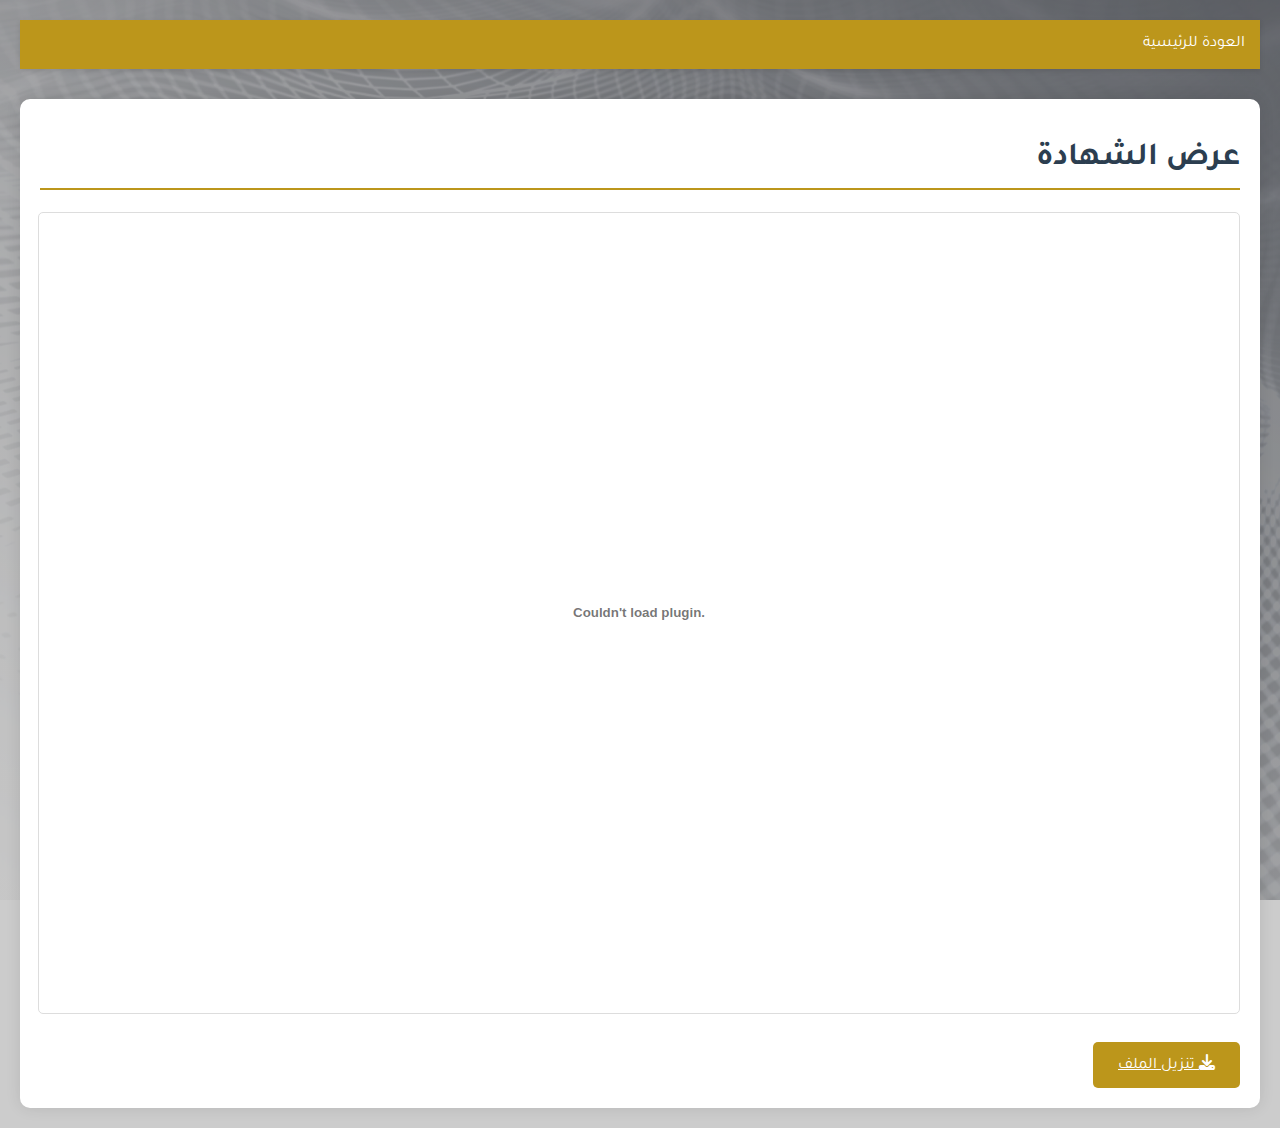
<file: pdf_files/CCNA_ANAS.html>
<!DOCTYPE html>
<html lang="ar" dir="rtl">
<head>
    <meta charset="UTF-8">
    <meta name="viewport" content="width=device-width, initial-scale=1.0">
    <title>عرض الملف - الموقع الرئيسي</title>
    
    <!-- تكرار أنماط الموقع الرئيسي -->
    <style>
        /* أنماط أساسية */
        body {
            font-family: 'Tajawal', sans-serif;
            background: linear-gradient(rgba(0, 0, 0, 0.2), rgba(0, 0, 0, 0.2)),
            url(../imeges/white.png) center/cover fixed;
            margin: 0;
            padding: 20px;
        }
        
        /* شريط التنقل */
        .nav-bar {
            background: #bc961b;
            padding: 15px;
            margin-bottom: 30px;
            box-shadow: 0 2px 5px rgba(0,0,0,0.1);
        }
        
        .nav-bar a {
            color: white !important;
            text-decoration: none;
            margin-left: 25px;
        }
        
        /* حاوية العرض */
        .pdf-container {
            max-width: 1200px;
            margin: 0 auto;
            background: white;
            border-radius: 10px;
            box-shadow: 0 0 15px rgba(0,0,0,0.1);
            padding: 20px;
        }
        
        /* زر التحميل */
        .download-btn {
            background: #bc961b;
            color: white !important;
            padding: 12px 25px;
            border-radius: 5px;
            display: inline-block;
            margin-top: 20px;
            transition: 0.3s;
        }
        
        .download-btn:hover {
            background: #a37e15;
            transform: translateY(-2px);
        }
    </style>
</head>
<body>
    <!-- شريط التنقل -->
    <nav class="nav-bar">
        <a href="../index.html#certifications">العودة للرئيسية</a>
        <!--a href="about.html">عن الموقع</a-->
    </nav>

    <!-- حاوية العرض الرئيسية -->
    <div class="pdf-container">
        <!-- عنوان الصفحة -->
        <h1 style="color: #2c3e50; border-bottom: 2px solid #bc961b; padding-bottom: 10px;">
            عرض الشهادة
        </h1>
        
        <!-- حاوية عرض PDF -->
        <embed 
            src="./CCNA_ANAS.pdf" 
            type="application/pdf" 
            width="100%" 
            height="800px"
            style="border: 1px solid #ddd; border-radius: 5px;"
        >
        
        <!-- خيارات التحميل -->
        <div class="text-center mt-4">
            <a href="./CCNA_ANAS.pdf" download class="download-btn">
                <i class="fas fa-download"></i> 
                تنزيل الملف
            </a>
        </div>
    </div>

    <!-- روابط ضرورية -->
    <link href="https://fonts.googleapis.com/css2?family=Tajawal:wght@300;500;700&display=swap" rel="stylesheet">
    <link rel="stylesheet" href="https://cdnjs.cloudflare.com/ajax/libs/font-awesome/6.4.0/css/all.min.css">
</body>
</html>
</file>
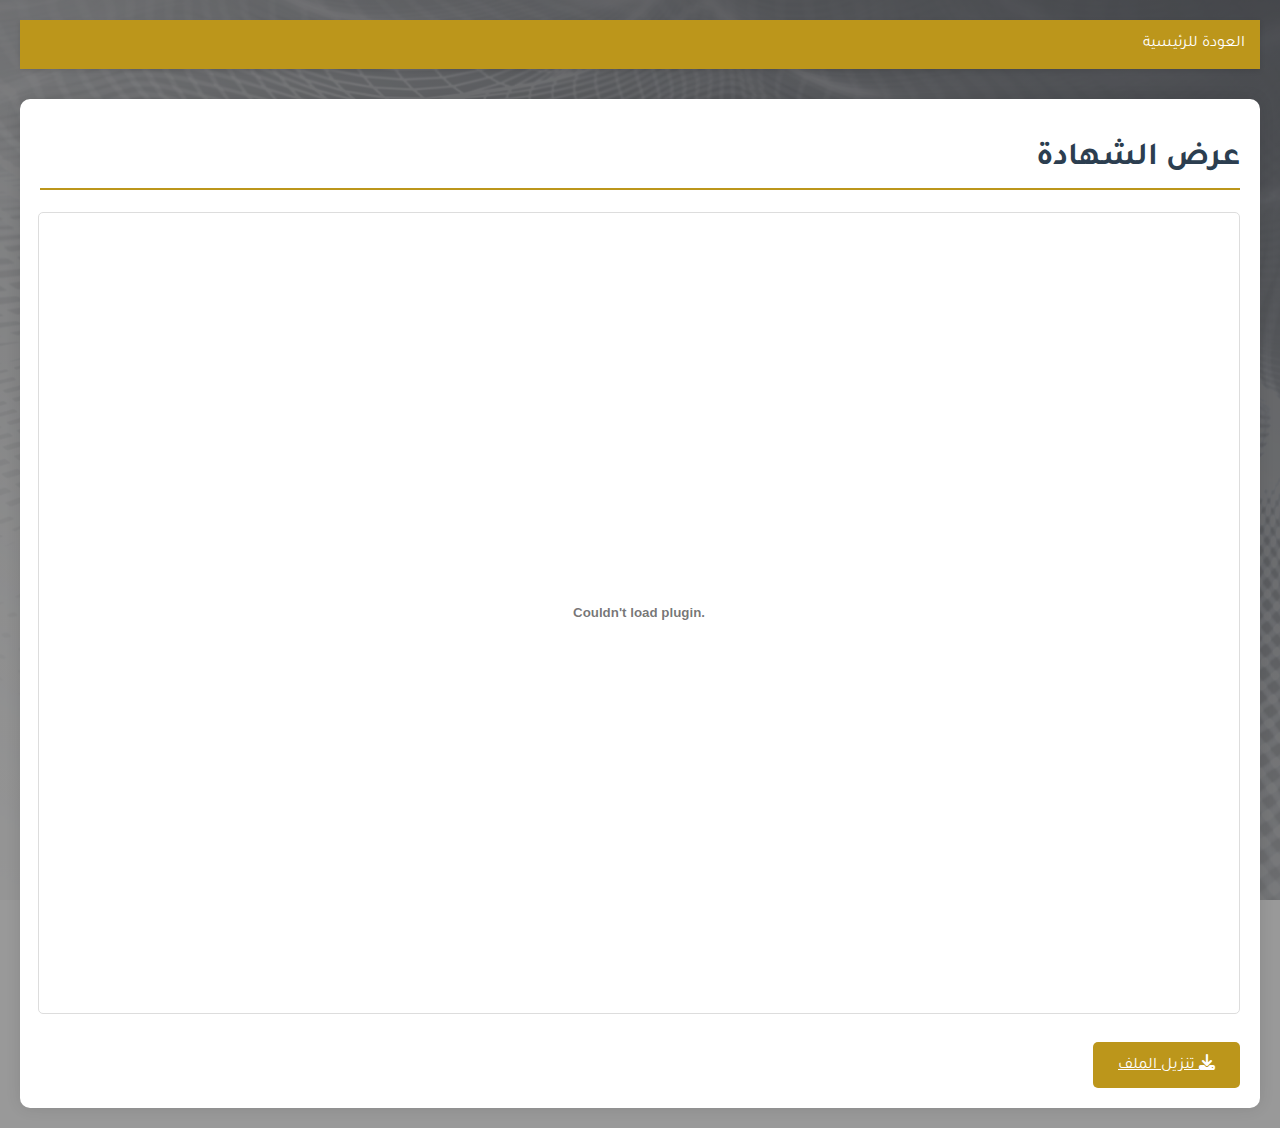
<file: pdf_files/DCV CTS_Data Center Virtualization Core Technical Skills_Addanfor.html>
<!DOCTYPE html>
<html lang="ar" dir="rtl">
<head>
    <meta charset="UTF-8">
    <meta name="viewport" content="width=device-width, initial-scale=1.0">
    <title>عرض الملف - الموقع الرئيسي</title>
    
    <!-- تكرار أنماط الموقع الرئيسي -->
    <style>
        /* أنماط أساسية */
        body {
            font-family: 'Tajawal', sans-serif;
            background: linear-gradient(rgba(0, 0, 0, 0.4), rgba(0, 0, 0, 0.4)),
                url(../imeges/white.png) center/cover fixed;
            margin: 0;
            padding: 20px;
        }
        
        /* شريط التنقل */
        .nav-bar {
            background: #bc961b;
            padding: 15px;
            margin-bottom: 30px;
            box-shadow: 0 2px 5px rgba(0,0,0,0.1);
        }
        
        .nav-bar a {
            color: white !important;
            text-decoration: none;
            margin-left: 25px;
        }
        
        /* حاوية العرض */
        .pdf-container {
            max-width: 1200px;
            margin: 0 auto;
            background: white;
            border-radius: 10px;
            box-shadow: 0 0 15px rgba(0,0,0,0.1);
            padding: 20px;
        }
        
        /* زر التحميل */
        .download-btn {
            background: #bc961b;
            color: white !important;
            padding: 12px 25px;
            border-radius: 5px;
            display: inline-block;
            margin-top: 20px;
            transition: 0.3s;
        }
        
        .download-btn:hover {
            background: #a37e15;
            transform: translateY(-2px);
        }
    </style>
</head>
<body>
    <!-- شريط التنقل -->
    <nav class="nav-bar">
        <a href="../index.html#certifications">العودة للرئيسية</a>
        <!--a href="about.html">عن الموقع</a-->
    </nav>

    <!-- حاوية العرض الرئيسية -->
    <div class="pdf-container">
        <!-- عنوان الصفحة -->
        <h1 style="color: #2c3e50; border-bottom: 2px solid #bc961b; padding-bottom: 10px;">
            عرض الشهادة
        </h1>
        
        <!-- حاوية عرض PDF -->
        <embed 
            src="./DCV CTS_Data Center Virtualization Core Technical Skills_Addanfor.pdf" 
            type="application/pdf" 
            width="100%" 
            height="800px"
            style="border: 1px solid #ddd; border-radius: 5px;"
        >
        
        <!-- خيارات التحميل -->
        <div class="text-center mt-4">
            <a href="./DCV CTS_Data Center Virtualization Core Technical Skills_Addanfor.pdf" download class="download-btn">
                <i class="fas fa-download"></i> 
                تنزيل الملف
            </a>
        </div>
    </div>

    <!-- روابط ضرورية -->
    <link href="https://fonts.googleapis.com/css2?family=Tajawal:wght@300;500;700&display=swap" rel="stylesheet">
    <link rel="stylesheet" href="https://cdnjs.cloudflare.com/ajax/libs/font-awesome/6.4.0/css/all.min.css">
</body>
</html>
</file>
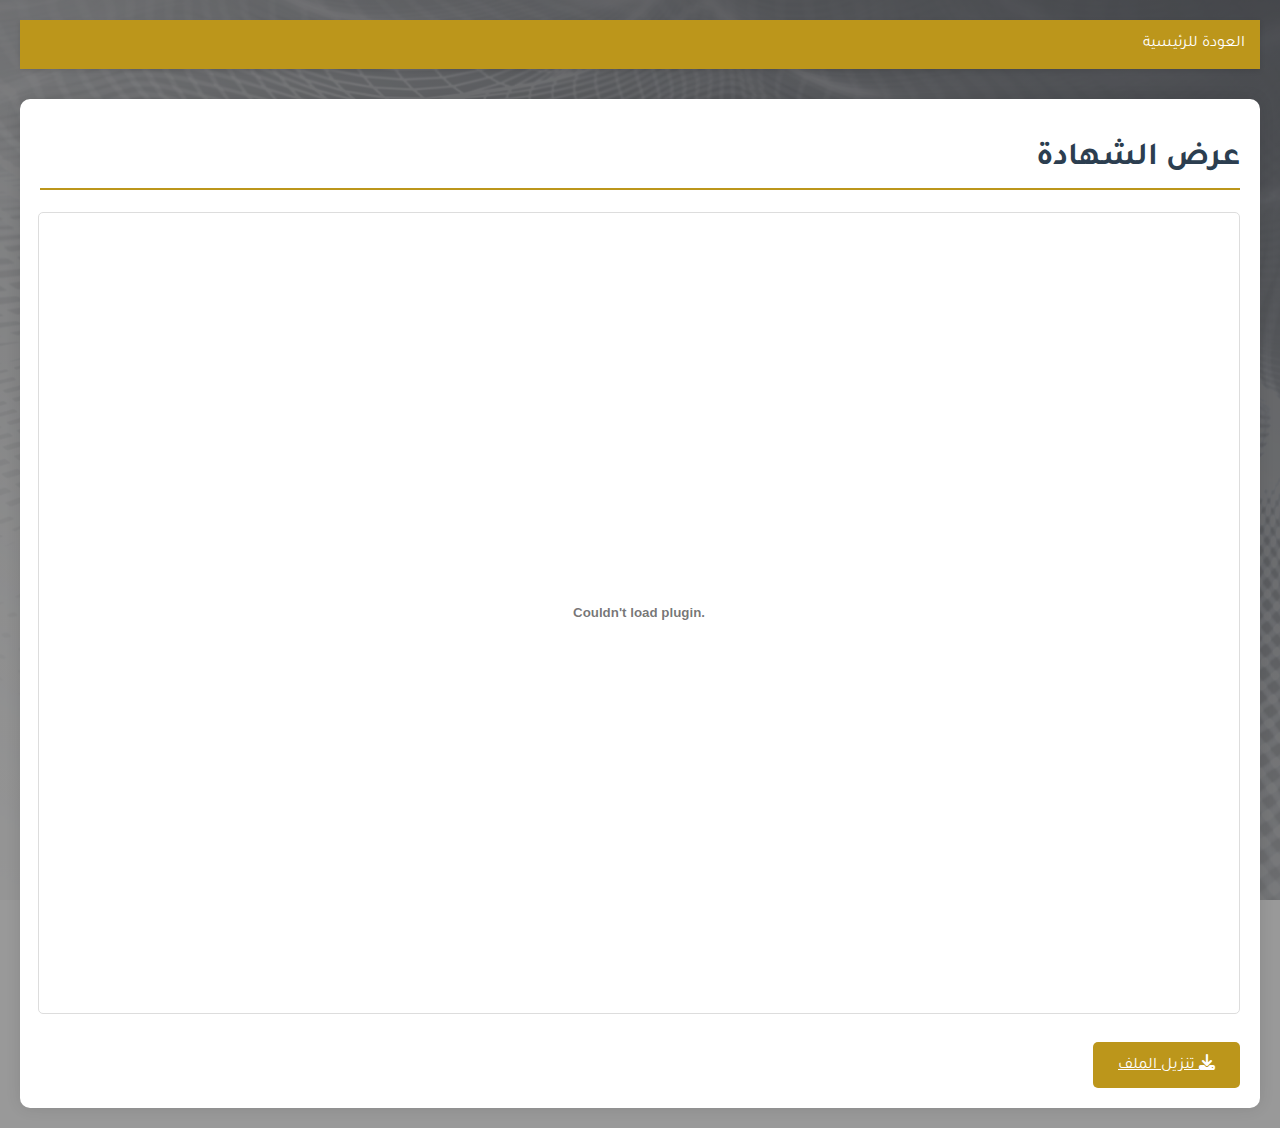
<file: pdf_files/HTMLandCSS.html>
<!DOCTYPE html>
<html lang="ar" dir="rtl">
<head>
    <meta charset="UTF-8">
    <meta name="viewport" content="width=device-width, initial-scale=1.0">
    <title>عرض الملف - الموقع الرئيسي</title>
    
    <!-- تكرار أنماط الموقع الرئيسي -->
    <style>
        /* أنماط أساسية */
        body {
            font-family: 'Tajawal', sans-serif;
            background: linear-gradient(rgba(0, 0, 0, 0.4), rgba(0, 0, 0, 0.4)),
                url(../imeges/white.png) center/cover fixed;
            margin: 0;
            padding: 20px;
        }
        
        /* شريط التنقل */
        .nav-bar {
            background: #bc961b;
            padding: 15px;
            margin-bottom: 30px;
            box-shadow: 0 2px 5px rgba(0,0,0,0.1);
        }
        
        .nav-bar a {
            color: white !important;
            text-decoration: none;
            margin-left: 25px;
        }
        
        /* حاوية العرض */
        .pdf-container {
            max-width: 1200px;
            margin: 0 auto;
            background: white;
            border-radius: 10px;
            box-shadow: 0 0 15px rgba(0,0,0,0.1);
            padding: 20px;
        }
        
        /* زر التحميل */
        .download-btn {
            background: #bc961b;
            color: white !important;
            padding: 12px 25px;
            border-radius: 5px;
            display: inline-block;
            margin-top: 20px;
            transition: 0.3s;
        }
        
        .download-btn:hover {
            background: #a37e15;
            transform: translateY(-2px);
        }
    </style>
</head>
<body>
    <!-- شريط التنقل -->
    <nav class="nav-bar">
        <a href="../index.html#certifications">العودة للرئيسية</a>
        <!--a href="about.html">عن الموقع</a-->
    </nav>

    <!-- حاوية العرض الرئيسية -->
    <div class="pdf-container">
        <!-- عنوان الصفحة -->
        <h1 style="color: #2c3e50; border-bottom: 2px solid #bc961b; padding-bottom: 10px;">
            عرض الشهادة
        </h1>
        
        <!-- حاوية عرض PDF -->
        <embed 
            src="./HTMLandCSS.pdf" 
            type="application/pdf" 
            width="100%" 
            height="800px"
            style="border: 1px solid #ddd; border-radius: 5px;"
        >
        
        <!-- خيارات التحميل -->
        <div class="text-center mt-4">
            <a href="./HTMLandCSS.pdf" download class="download-btn">
                <i class="fas fa-download"></i> 
                تنزيل الملف
            </a>
        </div>
    </div>

    <!-- روابط ضرورية -->
    <link href="https://fonts.googleapis.com/css2?family=Tajawal:wght@300;500;700&display=swap" rel="stylesheet">
    <link rel="stylesheet" href="https://cdnjs.cloudflare.com/ajax/libs/font-awesome/6.4.0/css/all.min.css">
</body>
</html>
</file>
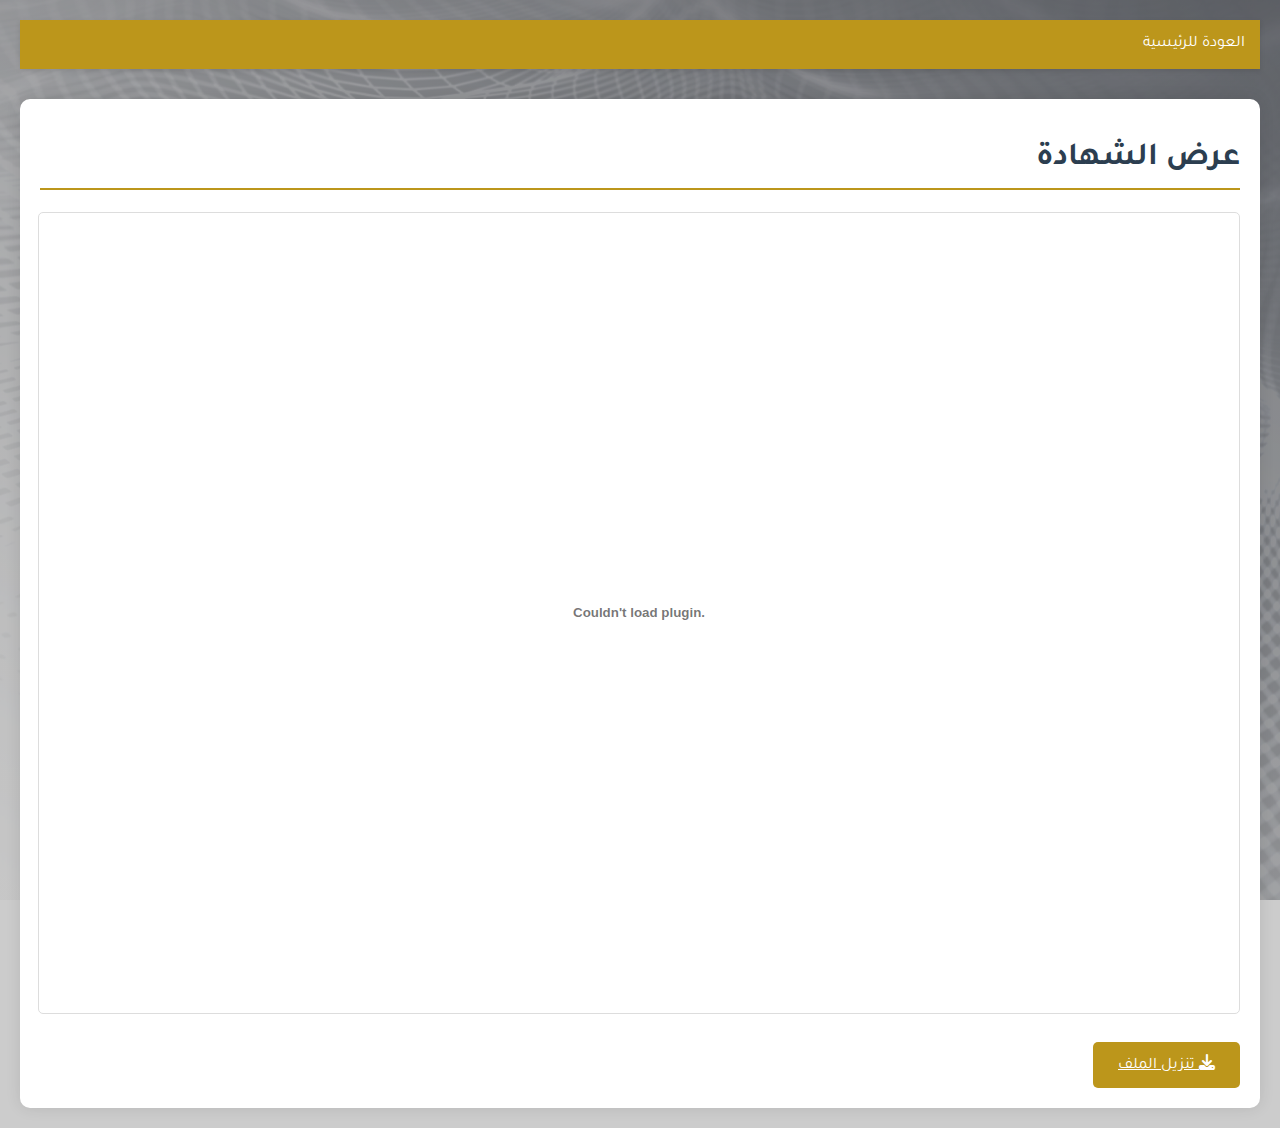
<file: pdf_files/lamah.html>
<!DOCTYPE html>
<html lang="ar" dir="rtl">
<head>
    <meta charset="UTF-8">
    <meta name="viewport" content="width=device-width, initial-scale=1.0">
    <title>عرض الملف - الموقع الرئيسي</title>
    
    <!-- تكرار أنماط الموقع الرئيسي -->
    <style>
        /* أنماط أساسية */
        body {
            font-family: 'Tajawal', sans-serif;
            background: linear-gradient(rgba(0, 0, 0, 0.2), rgba(0, 0, 0, 0.2)),
                url(../imeges/white.png) center/cover fixed;
            margin: 0;
            padding: 20px;
        }
        
        /* شريط التنقل */
        .nav-bar {
            background: #bc961b;
            padding: 15px;
            margin-bottom: 30px;
            box-shadow: 0 2px 5px rgba(0,0,0,0.1);
        }
        
        .nav-bar a {
            color: white !important;
            text-decoration: none;
            margin-left: 25px;
        }
        
        /* حاوية العرض */
        .pdf-container {
            max-width: 1200px;
            margin: 0 auto;
            background: white;
            border-radius: 10px;
            box-shadow: 0 0 15px rgba(0,0,0,0.1);
            padding: 20px;
        }
        
        /* زر التحميل */
        .download-btn {
            background: #bc961b;
            color: white !important;
            padding: 12px 25px;
            border-radius: 5px;
            display: inline-block;
            margin-top: 20px;
            transition: 0.3s;
        }
        
        .download-btn:hover {
            background: #a37e15;
            transform: translateY(-2px);
        }
    </style>
</head>
<body>
    <!-- شريط التنقل -->
    <nav class="nav-bar">
        <a href="../index.html#certifications">العودة للرئيسية</a>
        <!--a href="about.html">عن الموقع</a-->
    </nav>

    <!-- حاوية العرض الرئيسية -->
    <div class="pdf-container">
        <!-- عنوان الصفحة -->
        <h1 style="color: #2c3e50; border-bottom: 2px solid #bc961b; padding-bottom: 10px;">
            عرض الشهادة
        </h1>
        
        <!-- حاوية عرض PDF -->
        <embed 
            src="./lamah.pdf" 
            type="application/pdf" 
            width="100%" 
            height="800px"
            style="border: 1px solid #ddd; border-radius: 5px;"
        >
        
        <!-- خيارات التحميل -->
        <div class="text-center mt-4">
            <a href="./lamah.pdf" download class="download-btn">
                <i class="fas fa-download"></i> 
                تنزيل الملف
            </a>
        </div>
    </div>

    <!-- روابط ضرورية -->
    <link href="https://fonts.googleapis.com/css2?family=Tajawal:wght@300;500;700&display=swap" rel="stylesheet">
    <link rel="stylesheet" href="https://cdnjs.cloudflare.com/ajax/libs/font-awesome/6.4.0/css/all.min.css">
</body>
</html>
</file>
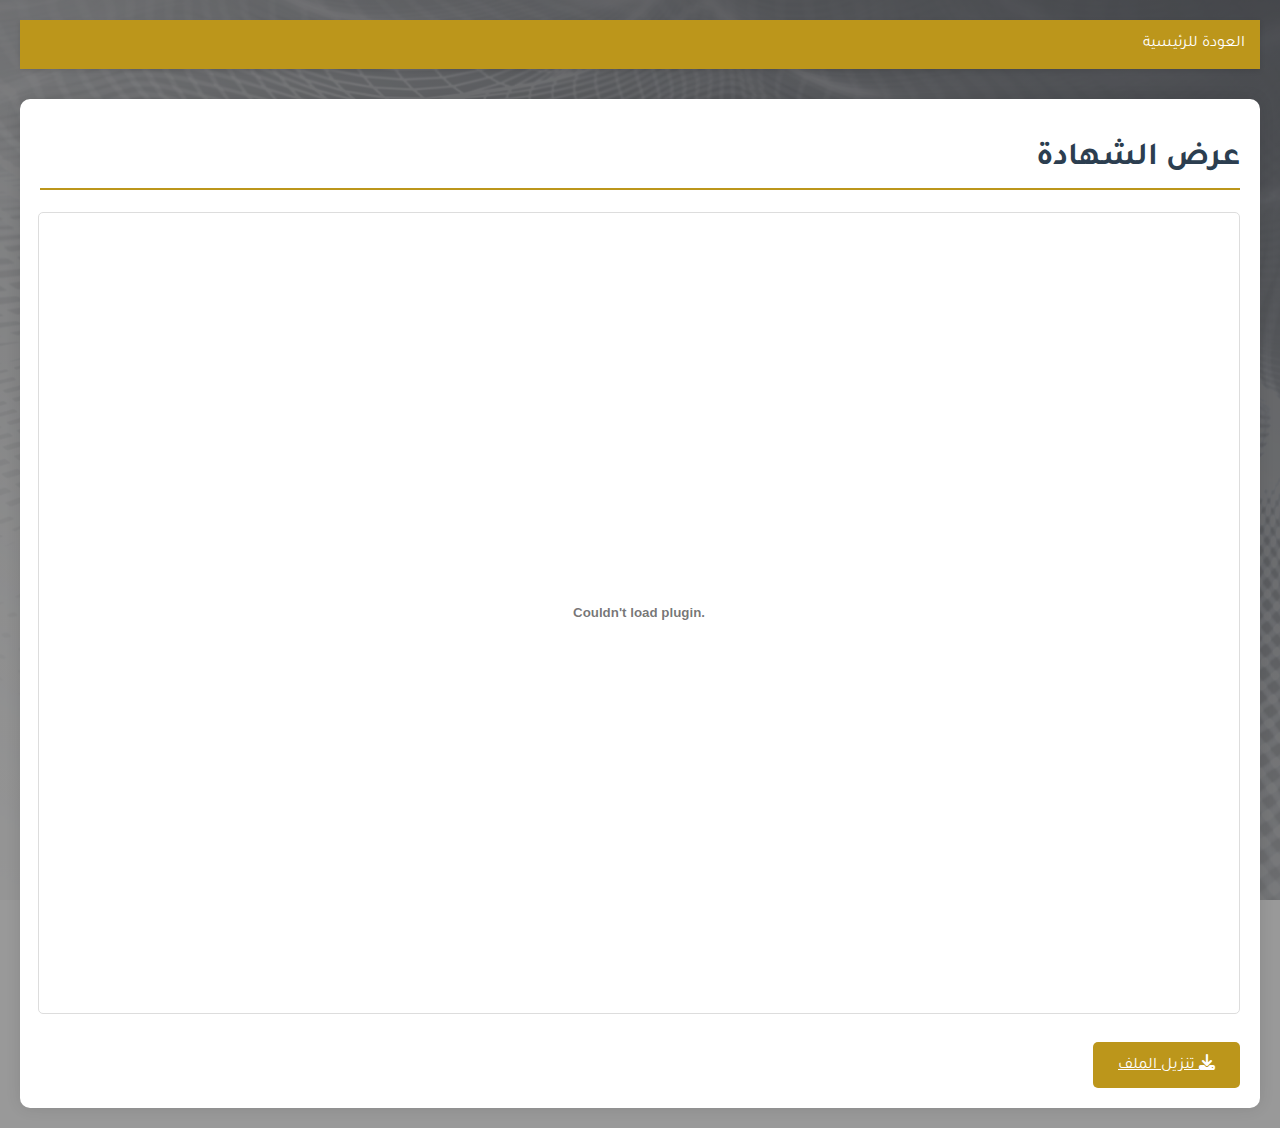
<file: pdf_files/LATI.html>
<!DOCTYPE html>
<html lang="ar" dir="rtl">
<head>
    <meta charset="UTF-8">
    <meta name="viewport" content="width=device-width, initial-scale=1.0">
    <title>عرض الملف - الموقع الرئيسي</title>
    
    <!-- تكرار أنماط الموقع الرئيسي -->
    <style>
        /* أنماط أساسية */
        body {
            font-family: 'Tajawal', sans-serif;
            background: linear-gradient(rgba(0, 0, 0, 0.4), rgba(0, 0, 0, 0.4)),
                url(../imeges/white.png) center/cover fixed;
            margin: 0;
            padding: 20px;
        }
        
        /* شريط التنقل */
        .nav-bar {
            background: #bc961b;
            padding: 15px;
            margin-bottom: 30px;
            box-shadow: 0 2px 5px rgba(0,0,0,0.1);
        }
        
        .nav-bar a {
            color: white !important;
            text-decoration: none;
            margin-left: 25px;
        }
        
        /* حاوية العرض */
        .pdf-container {
            max-width: 1200px;
            margin: 0 auto;
            background: white;
            border-radius: 10px;
            box-shadow: 0 0 15px rgba(0,0,0,0.1);
            padding: 20px;
        }
        
        /* زر التحميل */
        .download-btn {
            background: #bc961b;
            color: white !important;
            padding: 12px 25px;
            border-radius: 5px;
            display: inline-block;
            margin-top: 20px;
            transition: 0.3s;
        }
        
        .download-btn:hover {
            background: #a37e15;
            transform: translateY(-2px);
        }
    </style>
</head>
<body>
    <!-- شريط التنقل -->
    <nav class="nav-bar">
        <a href="../index.html#certifications">العودة للرئيسية</a>
        <!--a href="about.html">عن الموقع</a-->
    </nav>

    <!-- حاوية العرض الرئيسية -->
    <div class="pdf-container">
        <!-- عنوان الصفحة -->
        <h1 style="color: #2c3e50; border-bottom: 2px solid #bc961b; padding-bottom: 10px;">
            عرض الشهادة
        </h1>
        
        <!-- حاوية عرض PDF -->
        <embed 
            src="./LATI.pdf" 
            type="application/pdf" 
            width="100%" 
            height="800px"
            style="border: 1px solid #ddd; border-radius: 5px;"
        >
        
        <!-- خيارات التحميل -->
        <div class="text-center mt-4">
            <a href="./LATI.pdf" download class="download-btn">
                <i class="fas fa-download"></i> 
                تنزيل الملف
            </a>
        </div>
    </div>

    <!-- روابط ضرورية -->
    <link href="https://fonts.googleapis.com/css2?family=Tajawal:wght@300;500;700&display=swap" rel="stylesheet">
    <link rel="stylesheet" href="https://cdnjs.cloudflare.com/ajax/libs/font-awesome/6.4.0/css/all.min.css">
</body>
</html>
</file>
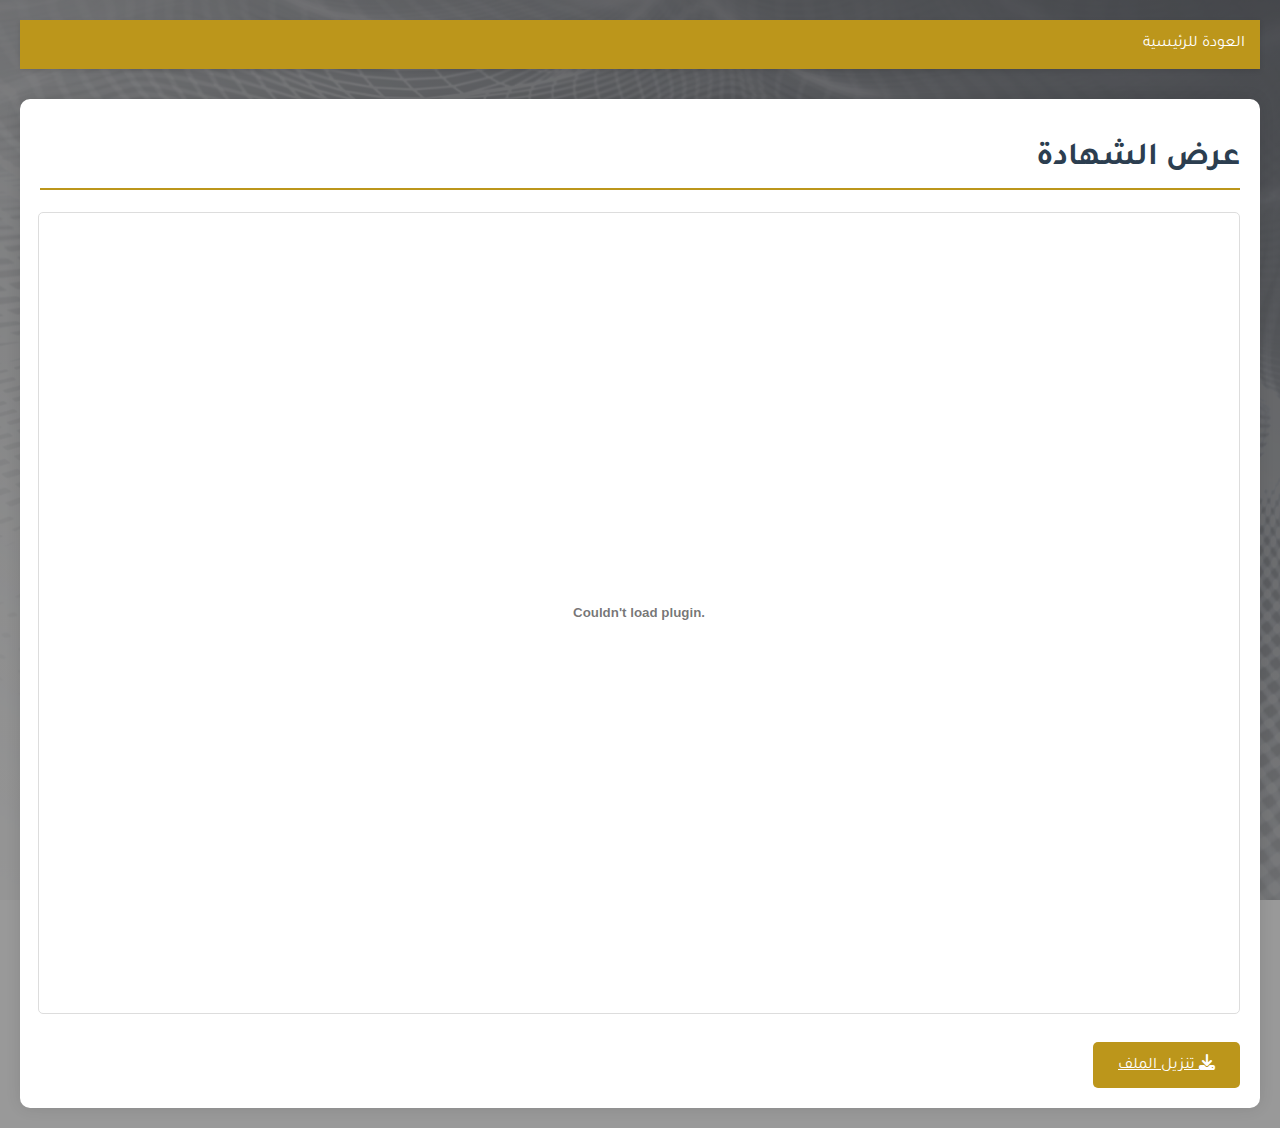
<file: pdf_files/Python.html>
<!DOCTYPE html>
<html lang="ar" dir="rtl">
<head>
    <meta charset="UTF-8">
    <meta name="viewport" content="width=device-width, initial-scale=1.0">
    <title>عرض الملف - الموقع الرئيسي</title>
    
    <!-- تكرار أنماط الموقع الرئيسي -->
    <style>
        /* أنماط أساسية */
        body {
            font-family: 'Tajawal', sans-serif;
            background: linear-gradient(rgba(0, 0, 0, 0.4), rgba(0, 0, 0, 0.4)),
                url(../imeges/white.png) center/cover fixed;
            margin: 0;
            padding: 20px;
        }
        
        /* شريط التنقل */
        .nav-bar {
            background: #bc961b;
            padding: 15px;
            margin-bottom: 30px;
            box-shadow: 0 2px 5px rgba(0,0,0,0.1);
        }
        
        .nav-bar a {
            color: white !important;
            text-decoration: none;
            margin-left: 25px;
        }
        
        /* حاوية العرض */
        .pdf-container {
            max-width: 1200px;
            margin: 0 auto;
            background: white;
            border-radius: 10px;
            box-shadow: 0 0 15px rgba(0,0,0,0.1);
            padding: 20px;
        }
        
        /* زر التحميل */
        .download-btn {
            background: #bc961b;
            color: white !important;
            padding: 12px 25px;
            border-radius: 5px;
            display: inline-block;
            margin-top: 20px;
            transition: 0.3s;
        }
        
        .download-btn:hover {
            background: #a37e15;
            transform: translateY(-2px);
        }
    </style>
</head>
<body>
    <!-- شريط التنقل -->
    <nav class="nav-bar">
        <a href="../index.html#certifications">العودة للرئيسية</a>
        <!--a href="about.html">عن الموقع</a-->
    </nav>

    <!-- حاوية العرض الرئيسية -->
    <div class="pdf-container">
        <!-- عنوان الصفحة -->
        <h1 style="color: #2c3e50; border-bottom: 2px solid #bc961b; padding-bottom: 10px;">
            عرض الشهادة
        </h1>
        
        <!-- حاوية عرض PDF -->
        <embed 
            src="./Python.pdf" 
            type="application/pdf" 
            width="100%" 
            height="800px"
            style="border: 1px solid #ddd; border-radius: 5px;"
        >
        
        <!-- خيارات التحميل -->
        <div class="text-center mt-4">
            <a href="./Python.pdf" download class="download-btn">
                <i class="fas fa-download"></i> 
                تنزيل الملف
            </a>
        </div>
    </div>

    <!-- روابط ضرورية -->
    <link href="https://fonts.googleapis.com/css2?family=Tajawal:wght@300;500;700&display=swap" rel="stylesheet">
    <link rel="stylesheet" href="https://cdnjs.cloudflare.com/ajax/libs/font-awesome/6.4.0/css/all.min.css">
</body>
</html>
</file>
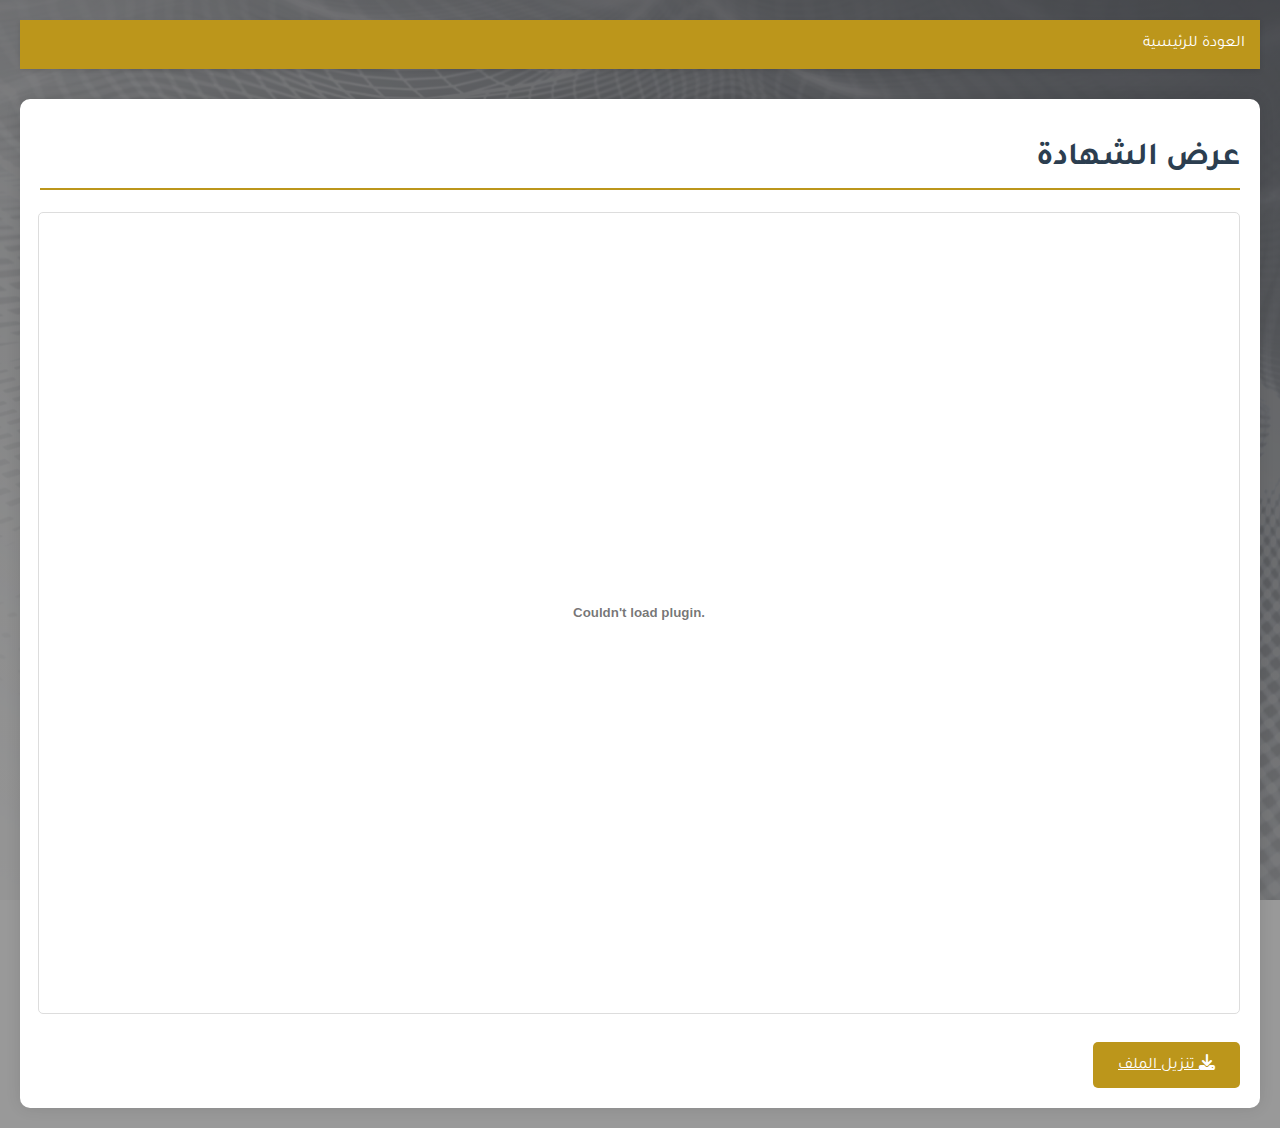
<file: pdf_files/sqlserver.html>
<!DOCTYPE html>
<html lang="ar" dir="rtl">
<head>
    <meta charset="UTF-8">
    <meta name="viewport" content="width=device-width, initial-scale=1.0">
    <title>عرض الملف - الموقع الرئيسي</title>
    
    <!-- تكرار أنماط الموقع الرئيسي -->
    <style>
        /* أنماط أساسية */
        body {
            font-family: 'Tajawal', sans-serif;
            background: linear-gradient(rgba(0, 0, 0, 0.4), rgba(0, 0, 0, 0.4)),
                url(../imeges/white.png) center/cover fixed;
            margin: 0;
            padding: 20px;
        }
        
        /* شريط التنقل */
        .nav-bar {
            background: #bc961b;
            padding: 15px;
            margin-bottom: 30px;
            box-shadow: 0 2px 5px rgba(0,0,0,0.1);
        }
        
        .nav-bar a {
            color: white !important;
            text-decoration: none;
            margin-left: 25px;
        }
        
        /* حاوية العرض */
        .pdf-container {
            max-width: 1200px;
            margin: 0 auto;
            background: white;
            border-radius: 10px;
            box-shadow: 0 0 15px rgba(0,0,0,0.1);
            padding: 20px;
        }
        
        /* زر التحميل */
        .download-btn {
            background: #bc961b;
            color: white !important;
            padding: 12px 25px;
            border-radius: 5px;
            display: inline-block;
            margin-top: 20px;
            transition: 0.3s;
        }
        
        .download-btn:hover {
            background: #a37e15;
            transform: translateY(-2px);
        }
    </style>
</head>
<body>
    <!-- شريط التنقل -->
    <nav class="nav-bar">
        <a href="../index.html#certifications">العودة للرئيسية</a>
        <!--a href="about.html">عن الموقع</a-->
    </nav>

    <!-- حاوية العرض الرئيسية -->
    <div class="pdf-container">
        <!-- عنوان الصفحة -->
        <h1 style="color: #2c3e50; border-bottom: 2px solid #bc961b; padding-bottom: 10px;">
            عرض الشهادة
        </h1>
        
        <!-- حاوية عرض PDF -->
        <embed 
            src="./sqlserver.pdf" 
            type="application/pdf" 
            width="100%" 
            height="800px"
            style="border: 1px solid #ddd; border-radius: 5px;"
        >
        
        <!-- خيارات التحميل -->
        <div class="text-center mt-4">
            <a href="./sqlserver.pdf" download class="download-btn">
                <i class="fas fa-download"></i> 
                تنزيل الملف
            </a>
        </div>
    </div>

    <!-- روابط ضرورية -->
    <link href="https://fonts.googleapis.com/css2?family=Tajawal:wght@300;500;700&display=swap" rel="stylesheet">
    <link rel="stylesheet" href="https://cdnjs.cloudflare.com/ajax/libs/font-awesome/6.4.0/css/all.min.css">
</body>
</html>
</file>
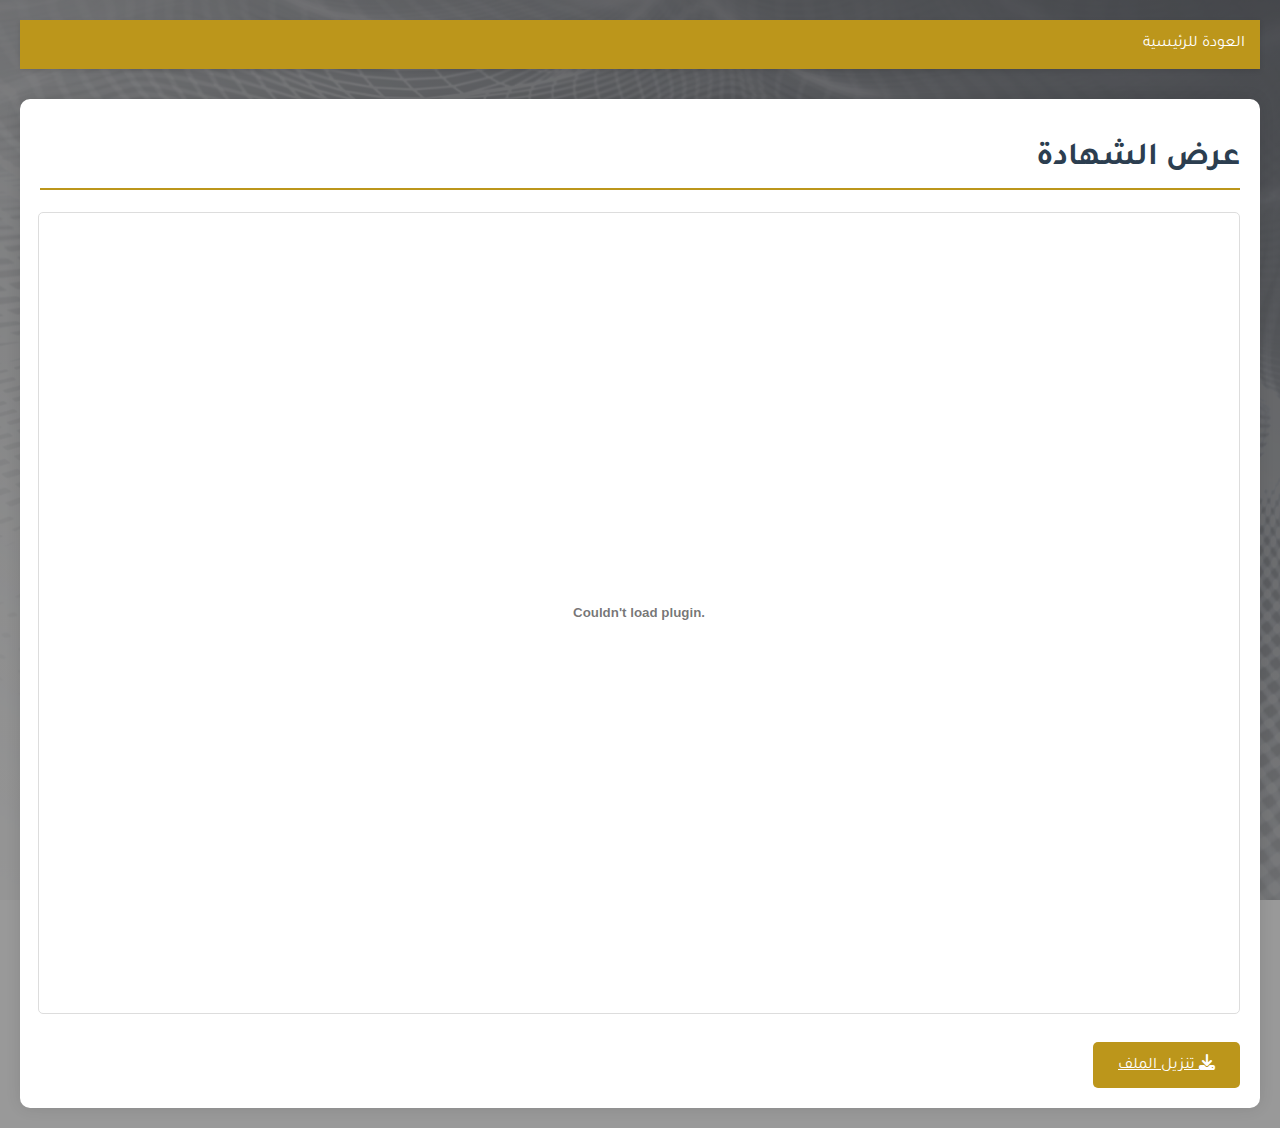
<file: pdf_files/VCTA-DCV.html>
<!DOCTYPE html>
<html lang="ar" dir="rtl">
<head>
    <meta charset="UTF-8">
    <meta name="viewport" content="width=device-width, initial-scale=1.0">
    <title>عرض الملف - الموقع الرئيسي</title>
    
    <!-- تكرار أنماط الموقع الرئيسي -->
    <style>
        /* أنماط أساسية */
        body {
            font-family: 'Tajawal', sans-serif;
            background: linear-gradient(rgba(0, 0, 0, 0.4), rgba(0, 0, 0, 0.4)),
                url(../imeges/white.png) center/cover fixed;
            margin: 0;
            padding: 20px;
        }
        
        /* شريط التنقل */
        .nav-bar {
            background: #bc961b;
            padding: 15px;
            margin-bottom: 30px;
            box-shadow: 0 2px 5px rgba(0,0,0,0.1);
        }
        
        .nav-bar a {
            color: white !important;
            text-decoration: none;
            margin-left: 25px;
        }
        
        /* حاوية العرض */
        .pdf-container {
            max-width: 1200px;
            margin: 0 auto;
            background: white;
            border-radius: 10px;
            box-shadow: 0 0 15px rgba(0,0,0,0.1);
            padding: 20px;
        }
        
        /* زر التحميل */
        .download-btn {
            background: #bc961b;
            color: white !important;
            padding: 12px 25px;
            border-radius: 5px;
            display: inline-block;
            margin-top: 20px;
            transition: 0.3s;
        }
        
        .download-btn:hover {
            background: #a37e15;
            transform: translateY(-2px);
        }
    </style>
</head>
<body>
    <!-- شريط التنقل -->
    <nav class="nav-bar">
        <a href="../index.html#certifications">العودة للرئيسية</a>
        <!--a href="about.html">عن الموقع</a-->
    </nav>

    <!-- حاوية العرض الرئيسية -->
    <div class="pdf-container">
        <!-- عنوان الصفحة -->
        <h1 style="color: #2c3e50; border-bottom: 2px solid #bc961b; padding-bottom: 10px;">
            عرض الشهادة
        </h1>
        
        <!-- حاوية عرض PDF -->
        <embed 
            src="./VCTA-DCV.pdf" 
            type="application/pdf" 
            width="100%" 
            height="800px"
            style="border: 1px solid #ddd; border-radius: 5px;"
        >
        
        <!-- خيارات التحميل -->
        <div class="text-center mt-4">
            <a href="./VCTA-DCV.pdf" download class="download-btn">
                <i class="fas fa-download"></i> 
                تنزيل الملف
            </a>
        </div>
    </div>

    <!-- روابط ضرورية -->
    <link href="https://fonts.googleapis.com/css2?family=Tajawal:wght@300;500;700&display=swap" rel="stylesheet">
    <link rel="stylesheet" href="https://cdnjs.cloudflare.com/ajax/libs/font-awesome/6.4.0/css/all.min.css">
</body>
</html>
</file>
<file: assets/css/style.css>
@charset "UTF-8";
/*
  Template Name: Morex - Personal Portfolio HTML Template
  Author Name: Hook theme
  Author URL: https://themeforest.net/user/hooktheme
  Version: 1.0.0

  ----------------------------
  [Table of contents CSS] 
  ----------------------------

    1. Base CSS
    2. Header css
    3. Hero css
    4. About css
    5. Blog css
    6. brand css
    7. Contact page css 
    8. Footer css
    9. home three css
    10. Newsletter css
    11. Portfolio css
    12. preloader css 
    13. Resume css
    14. services css
    15. Skills css
    16. testimonial css

*/
/*
    1. Base CSS
*/
:root {
  --primary-color: #D4AF37;          /* الذهبي الأساسي */
  --secondary-color: #B8860B;        /* ذهبي داكن */
  --secondary-color2: #F0E68C;       /* ذهبي فاتح */
  --hover-color: #FFD700;            /* ذهبي ساطع للتفاعل */
  --yellow-color: #FFC107;           /* ذهبي دافئ */
  --foreground-color: #2C2C2C;       /* أسود فاتح للنصوص */
  --foreground-sub-color: #5D5D5D;   /* رمادي للنصوص الثانوية */
  --background-color: rgb(228, 231, 235);
  --body-text-color: #333333;        /* لون النصوص الأساسي */
  --text-white-color: #FFFFFF;       /* أبيض */
  --body-background-color: #FDFDF5;  /* كريمي فاتح */
  --bg-offwhite-color: #F9F5EB;      /* عاجي */
  --bg-gray-color: #F5F0E4;          /* بيج فاتح */
  --bg-black-color: #000000;         /* أسود */
  --bg-light-dark-color: #1A1A1A;    /* رمادي داكن */
  --border-color: #E5D9B6;           /* ذهبي فاتح للحدود */
  --rubik-fonts: 'Rubik', sans-serif;
  --body-font-size: 1.4rem;
  --body-font-weight: 400;
  --body-line-height: 2.5rem;
  --headings-weight: 700;
  --transition: all 0.3s ease 0s;
  --container-fluid-offset: 12rem;
}


/* Common Style */
*,
*::after,
*::before {
  -webkit-box-sizing: border-box;
          box-sizing: border-box;
}

html {
  scroll-behavior: smooth;
}

section {
  scroll-margin-top: 100px;
}

html,
body {
  min-height: 100%;
  margin: 0;
  font-size: 62.5%;
  padding: 0;
}

body {
  font-family: var(--rubik-fonts);
  font-size: var(--body-font-size, 1.4rem);
  font-weight: var(--body-font-weight);
  font-style: normal;
  line-height: var(--body-line-height, 2.5rem);
  position: relative;
  visibility: visible;
  overflow-x: hidden;
  color: var(--foreground-color);
  background-color: var(--background-color);
}

@media only screen and (max-width: 767px) {
  body {
    line-height: 2.4rem;
  }
}

[data-aos=fade-up] {
  transform: translate3d(0, 40px, 0);
  -webkit-transform: translate3d(0, 40px, 0);
  -moz-transform: translate3d(0, 40px, 0);
  -ms-transform: translate3d(0, 40px, 0);
  -o-transform: translate3d(0, 40px, 0);
}

.tooltip {
  font-size: 1.3rem;
}

h1,
.h1,
h2,
.h2,
h3,
.h3,
h4,
.h4,
h5,
.h5,
h6,
.h6 {
  font-weight: 500;
  margin: 0;
  font-family: var(--rubik-fonts);
}

h1,
.h1 {
  font-size: 2.2rem;
  line-height: 3.2rem;
}

@media only screen and (min-width: 480px) {
  h1,
  .h1 {
    font-size: 2.3rem;
    line-height: 3.3rem;
  }
}

@media only screen and (min-width: 576px) {
  h1,
  .h1 {
    font-size: 2.4rem;
    line-height: 3.4rem;
  }
}

@media only screen and (min-width: 768px) {
  h1,
  .h1 {
    font-size: 3rem;
    line-height: 4rem;
  }
}

@media only screen and (min-width: 992px) {
  h1,
  .h1 {
    font-size: 4rem;
    line-height: 5rem;
  }
}

@media only screen and (min-width: 1200px) {
  h1,
  .h1 {
    font-size: 4.5rem;
    line-height: 5.5rem;
  }
}

@media only screen and (min-width: 1366px) {
  h1,
  .h1 {
    font-size: 5.5rem;
    line-height: 6.5rem;
  }
}

@media only screen and (min-width: 1600px) {
  h1,
  .h1 {
    font-size: 6rem;
    line-height: 7rem;
  }
}

h2,
.h2 {
  font-size: 1.8rem;
  line-height: 2.4rem;
}

@media only screen and (min-width: 768px) {
  h2,
  .h2 {
    font-size: 1.8rem;
    line-height: 2.4rem;
  }
}

@media only screen and (min-width: 992px) {
  h2,
  .h2 {
    font-size: 2rem;
    line-height: 2.6rem;
  }
}

h3,
.h3 {
  font-size: 1.4rem;
  line-height: 2.2rem;
}

h4,
.h4 {
  font-size: 1.4rem;
  line-height: 2.2rem;
}

h5,
.h5 {
  font-weight: 400;
}

h6,
.h6 {
  font-weight: 400;
}

p,
.p {
  margin-top: 0;
  margin-bottom: 1rem;
  font-size: 1.6rem;
  line-height: 2.6rem;
  color: var(--foreground-sub-color);
}

@media only screen and (min-width: 1200px) {
  p,
  .p {
    margin-bottom: 1.5rem;
  }
}

@media only screen and (min-width: 768px) {
  p,
  .p {
    font-size: 1.7rem;
    line-height: 2.8rem;
  }
}

p:last-child {
  margin-bottom: 0;
}

a,
button {
  display: inline-block;
  cursor: pointer;
  -webkit-transition: var(--transition);
  transition: var(--transition);
  text-decoration: none;
  color: inherit;
}

a,
button,
img,
input,
textarea {
  -webkit-transition: var(--transition);
  transition: var(--transition);
}

*:focus {
  outline: none;
  -webkit-box-shadow: none;
          box-shadow: none;
}

a:focus {
  text-decoration: none;
  outline: none;
}

a {
  color: var(--foreground-color);
}

a:hover {
  text-decoration: none;
  color: var(--secondary-color);
}

button,
input[type="submit"] {
  cursor: pointer;
  font-size: var(--body-font-size);
  font-weight: var(--body-font-weight);
  line-height: var(--body-line-height);
}

input[type="number"] {
  -moz-appearance: textfield;
}

img {
  max-width: 100%;
  height: auto;
  display: block;
}

span {
  display: inline-block;
  -webkit-transition: var(--transition);
  transition: var(--transition);
}

label {
  -webkit-transition: var(--transition);
  transition: var(--transition);
  display: block;
}

input::-webkit-input-placeholder,
textarea::-webkit-input-placeholder {
  opacity: 1;
}

input:-moz-placeholder,
textarea:-moz-placeholder {
  opacity: 1;
}

input::-moz-placeholder,
textarea::-moz-placeholder {
  opacity: 1;
}

input:-ms-input-placeholder,
textarea:-ms-input-placeholder {
  opacity: 1;
}

ul {
  margin: 0;
  padding: 0;
}

ul:last-child {
  margin-bottom: 0;
}

li {
  list-style: none;
  line-height: 1;
}

hr {
  border-top-width: 2px;
}

@media only screen and (min-width: 576px) {
  .container {
    max-width: 576px;
  }
}

@media only screen and (min-width: 768px) {
  .container {
    max-width: 768px;
  }
}

@media only screen and (min-width: 992px) {
  .container {
    max-width: 992px;
  }
}

@media only screen and (min-width: 1200px) {
  .container {
    max-width: 1200px;
  }
}

.container, .container-fluid, .container-lg, .container-md, .container-sm, .container-xl, .container-xxl {
  padding-right: var(--bs-gutter-x, 1.5rem);
  padding-left: var(--bs-gutter-x, 1.5rem);
}

.container-fluid {
  --offset-fluid: 1.5rem;
  padding-right: var(--offset-fluid);
  padding-left: var(--offset-fluid);
}

@media only screen and (min-width: 992px) {
  .container-fluid {
    --offset-fluid: 3rem;
  }
}

@media only screen and (min-width: 1366px) {
  .container-fluid {
    --offset-fluid: calc(var(--container-fluid-offset) / 4.5);
  }
}

@media only screen and (min-width: 1600px) {
  .container-fluid {
    --offset-fluid: calc(var(--container-fluid-offset) / 2.5);
  }
}

@media only screen and (min-width: 1800px) {
  .container-fluid {
    --offset-fluid: var(--container-fluid-offset);
  }
}

.container-fluid.width-100 {
  --offset-fluid: 0;
}

.row {
  margin-right: -1rem;
  margin-left: -1rem;
}

@media only screen and (min-width: 992px) {
  .row {
    margin-right: -1.5rem;
    margin-left: -1.5rem;
  }
}

.row > * {
  padding-right: 1rem;
  padding-left: 1rem;
}

@media only screen and (min-width: 992px) {
  .row > * {
    padding-right: 1.5rem;
    padding-left: 1.5rem;
  }
}

@media only screen and (max-width: 1199px) {
  .col-lg-order {
    -webkit-box-ordinal-group: 2;
        -ms-flex-order: 1;
            order: 1;
  }
  .d-lg-none {
    display: none;
  }
  .d-lg-u-block {
    display: block !important;
  }
}

@media only screen and (max-width: 991px) {
  .d-md-none {
    display: none;
  }
  .d-md-flex {
    display: -webkit-box;
    display: -ms-flexbox;
    display: flex;
  }
  .col-md-order {
    -webkit-box-ordinal-group: 2;
        -ms-flex-order: 1;
            order: 1;
  }
  .d-md-block {
    display: block !important;
  }
  .d-md-2-block {
    display: block !important;
  }
  .d-md-u-block {
    display: block !important;
  }
}

@media only screen and (max-width: 767px) {
  .d-sm-u-none {
    display: none;
  }
  .d-sm-block {
    display: block;
  }
  .d-sm-flex {
    display: -webkit-box;
    display: -ms-flexbox;
    display: flex;
  }
  .col-sm-order {
    -webkit-box-ordinal-group: 2;
        -ms-flex-order: 1;
            order: 1;
  }
  .d-sm-u-block {
    display: block !important;
  }
}

@media only screen and (max-width: 575px) {
  .d-sm-2-none {
    display: none;
  }
  .d-sm-2-block {
    display: block;
  }
  .d-sm-2-flex {
    display: -webkit-box;
    display: -ms-flexbox;
    display: flex;
  }
  .col-sm-2-order {
    -webkit-box-ordinal-group: 2;
        -ms-flex-order: 1;
            order: 1;
  }
}

@media only screen and (max-width: 479px) {
  .d-sm-3-none {
    display: none;
  }
}

@media only screen and (max-width: 575px) {
  .custom-col {
    width: 50%;
  }
}

@media only screen and (max-width: 479px) {
  .custom-col {
    width: 100%;
  }
}

@media only screen and (max-width: 991px) {
  .row_md_reverse {
    -webkit-box-orient: vertical;
    -webkit-box-direction: reverse;
        -ms-flex-direction: column-reverse;
            flex-direction: column-reverse;
  }
}

@media only screen and (max-width: 767px) {
  .row_sm_reverse {
    -webkit-box-orient: vertical;
    -webkit-box-direction: reverse;
        -ms-flex-direction: column-reverse;
            flex-direction: column-reverse;
  }
}

@media only screen and (max-width: 575px) {
  .row_sm_u_reverse {
    -webkit-box-orient: vertical;
    -webkit-box-direction: reverse;
        -ms-flex-direction: column-reverse;
            flex-direction: column-reverse;
  }
}

@media only screen and (max-width: 767px) {
  .mobile_v_none {
    display: none !important;
  }
}

.mobile_v_block {
  display: none;
}

@media only screen and (max-width: 767px) {
  .mobile_v_block {
    display: block;
  }
}

@media only screen and (max-width: 767px) {
  .sm-text-center {
    text-align: center;
  }
}

@media only screen and (max-width: 767px) {
  .sm-mb-30 {
    margin-bottom: 3rem;
  }
}

/*
  Swiper navigation css
*/
.swiper:hover .swiper__nav--btn {
  opacity: 1;
  visibility: visible;
}

.swiper__nav--btn {
  width: 2.8rem;
  height: 2.8rem;
  background: inherit;
  border: 0;
  background: var(--hover-color);
  color: var(--text-white-color);
  border-radius: 50%;
  opacity: 0;
  visibility: hidden;
  -webkit-transition: var(--transition);
  transition: var(--transition);
  z-index: 9;
  margin-top: 0;
  -webkit-transform: translatey(-50%);
          transform: translatey(-50%);
}

.swiper__nav--btn.swiper-button-disabled {
  background: #e3e3e3;
  color: var(--primary-color);
}

.swiper__nav--btn:hover {
  background: #e3e3e3;
  color: var(--primary-color);
}

.swiper__nav--btn::after {
  display: none;
}

.swiper__nav--btn.swiper-button-prev {
  left: 0;
}

.swiper__nav--btn.swiper-button-next {
  right: 0;
}

.swiper__nav--btn.swiper-button-next::after {
  display: none;
}

/*
  Swiper pagination css
*/
.swiper-pagination {
  bottom: 0 !important;
}

.swiper-pagination-bullet {
  width: 2.8rem;
  height: 1rem;
  background: #dadada;
  opacity: 1;
  vertical-align: middle;
  -webkit-transition: var(--transition);
  transition: var(--transition);
  margin: 0 4px !important;
  position: relative;
  border-radius: 5px;
}

.swiper-pagination-bullet.swiper-pagination-bullet-active {
  background: var(--secondary-color);
  width: 3.5rem;
  border-radius: 5rem;
}

/*
  default css here
*/
.no-gutter {
  margin-right: 0;
  margin-left: 0;
}

.no-gutter > [class*='col-'] {
  padding-right: 0;
  padding-left: 0;
}

.position__sticky {
  position: -webkit-sticky;
  position: sticky;
  top: 0;
}

.header__transparent {
  position: absolute;
  top: 0;
  left: 0;
  right: 0;
  z-index: 99;
}

.btn {
  border-radius: 50px;
  padding: 0.7rem 3.2rem;
  font-size: 22px;
  font-weight: 500;
  border: 1px solid var(--secondary-color);
  color: var(--secondary-color);
  -webkit-box-shadow: inherit;
          box-shadow: inherit;
}

.btn:hover {
  background: var(--secondary-color);
  color: var(--text-white-color);
}

.btn:focus {
  -webkit-box-shadow: inherit;
          box-shadow: inherit;
}

@media only screen and (min-width: 1366px) {
  .btn {
    padding: 1rem 4.2rem;
    font-size: 24px;
  }
}

.primary__btn {
  display: inline-block;
  font-size: 1.5rem;
  line-height: 3.8rem;
  height: 3.8rem;
  padding: 0 1.8rem;
  letter-spacing: 0.2px;
  border-radius: 2.5rem;
  background: var(--secondary-color);
  color: var(--text-white-color);
  border: 0;
  font-weight: 500;
}

.primary__btn:hover {
  background: var(--foreground-color);
  color: var(--text-white-color);
}

@media only screen and (min-width: 768px) {
  .primary__btn {
    line-height: 4.2rem;
    height: 4.2rem;
    padding: 0 2rem;
  }
}

@media only screen and (min-width: 992px) {
  .primary__btn {
    line-height: 4.5rem;
    height: 4.5rem;
    padding: 0 2rem;
    font-size: 1.6rem;
  }
}

@media only screen and (min-width: 1200px) {
  .primary__btn {
    font-size: 1.8rem;
    line-height: 4.8rem;
    height: 4.8rem;
  }
}

@media only screen and (min-width: 1366px) {
  .primary__btn {
    line-height: 5.2rem;
    height: 5.2rem;
    padding: 0 2rem;
  }
}

.hover__color {
  color: var(--hover-color);
}

.footer__bg {
  background: #F8F8F8;
}

.table-responsive {
  display: block;
  width: 100%;
  overflow-x: auto;
  -webkit-overflow-scrolling: touch;
}

.border__top--bottom {
  border-top: 1px solid var(--border-color);
  border-bottom: 1px solid var(--border-color);
}

.border__bottom {
  border-bottom: 1px solid var(--border-color);
}

select {
  word-wrap: normal;
  font-family: var(--font-lato);
  font-size: var(--body-font-size);
  font-weight: var(--body-font-weight);
  line-height: var(--body-line-height);
}

.select {
  position: relative;
}

.select::before {
  border-bottom: 2px solid #201e1e;
  border-right: 2px solid #201e1e;
  content: '';
  display: block;
  height: 7px;
  margin-top: -4px;
  pointer-events: none;
  position: absolute;
  right: 18px;
  top: 50%;
  width: 7px;
  -webkit-transform-origin: 66% 66%;
          transform-origin: 66% 66%;
  opacity: 0.7;
  transform: rotate(45deg);
  -webkit-transform: rotate(45deg);
  -moz-transform: rotate(45deg);
  -ms-transform: rotate(45deg);
  -o-transform: rotate(45deg);
}

.section__heading--subtitle {
  font-size: 1.7rem;
  line-height: 2.4rem;
  font-weight: 500;
  margin-bottom: 1rem;
}

@media only screen and (min-width: 768px) {
  .section__heading--subtitle {
    font-size: 1.8rem;
    line-height: 2.4rem;
  }
}

@media only screen and (min-width: 992px) {
  .section__heading--subtitle {
    font-size: 2rem;
    line-height: 2.6rem;
  }
}

@media only screen and (min-width: 1200px) {
  .section__heading--subtitle {
    font-size: 2.2rem;
    line-height: 2.6rem;
  }
}

@media only screen and (min-width: 1366px) {
  .section__heading--subtitle {
    font-size: 2.4rem;
    line-height: 2.8rem;
  }
}

.section__heading--title {
  font-weight: 600;
  font-size: 2.3rem;
  line-height: 3.2rem;
}

@media only screen and (min-width: 480px) {
  .section__heading--title {
    font-size: 2.5rem;
    line-height: 3.2rem;
  }
}

@media only screen and (min-width: 768px) {
  .section__heading--title {
    font-size: 2.8rem;
    line-height: 3.5rem;
  }
}

@media only screen and (min-width: 992px) {
  .section__heading--title {
    font-size: 3.4rem;
    line-height: 4.3rem;
  }
}

@media only screen and (min-width: 1200px) {
  .section__heading--title {
    font-size: 4rem;
    line-height: 5rem;
  }
}

@media only screen and (min-width: 1366px) {
  .section__heading--title {
    font-size: 4.2rem;
    line-height: 5.2rem;
  }
}

@media only screen and (min-width: 1600px) {
  .section__heading--title {
    font-size: 4.6rem;
    line-height: 5.5rem;
  }
}

@media only screen and (max-width: 991px) {
  .row-md-reverse {
    -webkit-box-orient: vertical;
    -webkit-box-direction: reverse;
    -ms-flex-direction: column-reverse;
    flex-direction: column-reverse;
  }
}

#scroll__top {
  position: fixed;
  bottom: 50px;
  right: 20px;
  z-index: 99;
  outline: none;
  background-color: var(--secondary-color);
  color: var(--text-white-color);
  -webkit-box-shadow: 0 2px 22px rgba(0, 0, 0, 0.16);
          box-shadow: 0 2px 22px rgba(0, 0, 0, 0.16);
  cursor: pointer;
  -webkit-transform: translateY(50px);
          transform: translateY(50px);
  opacity: 0;
  visibility: hidden;
  -webkit-transition: 0.3s;
  transition: 0.3s;
  line-height: 1;
  width: 4.3rem;
  height: 4.3rem;
  border-radius: 50%;
  border: 0;
  display: -webkit-box;
  display: -ms-flexbox;
  display: flex;
  -webkit-box-align: center;
      -ms-flex-align: center;
          align-items: center;
  -webkit-box-pack: center;
      -ms-flex-pack: center;
          justify-content: center;
}

#scroll__top:hover {
  background: var(--primary-color);
}

@media only screen and (max-width: 991px) {
  #scroll__top {
    bottom: 75px;
  }
}

.title-stroke {
  text-shadow: 3px 3px 0 #B8860B, -1px -1px 0 #B8860B, 1px -1px 0 #B8860B, -1px 1px 0 #B8860B, 1px 1px 0 #B8860B;
}

#scroll__top.active {
  visibility: visible;
  opacity: 1;
  -webkit-transform: translateY(0);
          transform: translateY(0);
}

#scroll__top svg {
  width: 25px;
  line-height: 1;
}

.visually-hidden {
  position: absolute !important;
  overflow: hidden;
  width: 1px;
  height: 1px;
  margin: -1px;
  padding: 0;
  border: 0;
  word-wrap: normal !important;
}

.width__295 {
  width: 295px;
}

.line-height-35 {
  line-height: 3.5rem;
}

.line-height-1 {
  line-height: 1;
}

.text-center {
  text-align: center;
}

.text-left {
  text-align: left;
}

.text-right {
  text-align: right;
}

.overflow-hidden {
  overflow: hidden;
}

.break {
  word-break: break-word;
}

.uppercase {
  text-transform: uppercase;
}

.capitalize {
  text-transform: capitalize;
}

.text-ofwhite {
  color: var(--ofwhite-color);
}

.bg__primary {
  background: var(--primary-color);
}

.height-100vh {
  height: 100vh;
}

.bg__secondary {
  background: var(--secondary-color);
}

.bg__hover {
  background: var(--hover-color);
}

.bg__black {
  background: #1d1c1c;
}

.bg__gray {
  background: var(--bg-gray-color);
}

.text__hover {
  color: var(--hover-color);
}

.text__primary {
  color: var(--primary-color);
}

.text__secondary {
  color: var(--secondary-color) !important;
}

.position__relative {
  position: relative;
}

.border-bottom {
  border-bottom: 1px solid var(--border-color) !important;
}

.border {
  border: 1px solid var(--border-color) !important;
}

.border-bottom-light {
  border-bottom: 1px solid #40598d;
}

.border-0 {
  border: none;
}

.border-radius-5 {
  border-radius: 0.5rem;
}

.border-radius-10 {
  border-radius: 1rem;
}

.border-radius-20 {
  border-radius: 2rem;
}

.border-radius-30 {
  border-radius: 3rem;
}

.border-radius-50 {
  border-radius: 50%;
}

.width-100 {
  width: 100%;
}

@media only screen and (max-width: 991px) {
  .md-width-100 {
    width: 100%;
  }
}

.display-block {
  display: block;
}

/* Tab */
.tab_content {
  display: block;
}

.tab_pane {
  display: none;
  -webkit-transition: var(--transition);
  transition: var(--transition);
}

.tab_pane:not(.show) {
  opacity: 0;
}

.tab_pane.show {
  opacity: 1;
}

.tab_pane.active {
  display: block;
}

body.overlay__active,
.mobile_menu_open,
.predictive__search--box_active,
.offCanvas__minicart_active,
.offcanvas__filter--sidebar_active {
  overflow-y: hidden;
}

body.overlay__active::before,
.predictive__search--box_active::before,
.mobile_menu_open::before,
.offCanvas__minicart_active::before,
.offcanvas__filter--sidebar_active::before {
  position: absolute;
  content: "";
  background: #000;
  width: 100%;
  height: 100%;
  z-index: 999;
  opacity: 0.5;
  cursor: crosshair;
}

.font-weight-500 {
  font-weight: 500 !important;
}

@-webkit-keyframes fadeInDown {
  0% {
    opacity: 0;
    -webkit-transform: translate3d(0, -100%, 0);
    transform: translate3d(0, -100%, 0);
  }
  to {
    opacity: 1;
    -webkit-transform: translateZ(0);
    transform: translateZ(0);
    -moz-transform: translateZ(0);
    -ms-transform: translateZ(0);
    -o-transform: translateZ(0);
  }
}

@keyframes fadeInDown {
  0% {
    opacity: 0;
    -webkit-transform: translate3d(0, -100%, 0);
    transform: translate3d(0, -100%, 0);
  }
  to {
    opacity: 1;
    -webkit-transform: translateZ(0);
    transform: translateZ(0);
  }
}

.animate-fadeInDown {
  -webkit-animation-name: fadeInDown;
  animation-name: fadeInDown;
}

@-webkit-keyframes fadeInUp {
  from {
    opacity: 0;
    -webkit-transform: translate3d(0, 100%, 0);
    transform: translate3d(0, 100%, 0);
  }
  to {
    opacity: 1;
    -webkit-transform: none;
    transform: none;
  }
}

@keyframes fadeInUp {
  from {
    opacity: 0;
    -webkit-transform: translate3d(0, 100%, 0);
    transform: translate3d(0, 100%, 0);
  }
  to {
    opacity: 1;
    -webkit-transform: none;
    transform: none;
  }
}

.fadeInUp {
  -webkit-animation-name: fadeInUp;
  animation-name: fadeInUp;
}

/* Section padding */
.section--padding {
  padding-top: 6rem;
  padding-bottom: 6rem;
}

@media only screen and (min-width: 768px) {
  .section--padding {
    padding-top: 7rem;
    padding-bottom: 7rem;
  }
}

@media only screen and (min-width: 992px) {
  .section--padding {
    padding-top: 8rem;
    padding-bottom: 8rem;
  }
}

@media only screen and (min-width: 1200px) {
  .section--padding {
    padding-top: 10rem;
    padding-bottom: 10rem;
  }
}

/* Section margin */
.section--margin {
  margin-top: 5rem;
  margin-bottom: 5rem;
}

/* Padding */
.p-0 {
  padding: 0;
}

.pt-0 {
  padding-top: 0;
}

.pb-0 {
  padding-bottom: 0;
}

.pb-15 {
  padding-bottom: 1.5rem;
}

.pb-20 {
  padding-bottom: 2rem;
}

/* Margin */
.m-0 {
  margin: 0;
}

.mt-0 {
  margin-top: 0;
}

.mt-30 {
  margin-top: 3rem;
}

.mb-0 {
  margin-bottom: 0;
}

.mb-60 {
  margin-bottom: 3.5rem;
}

@media only screen and (min-width: 768px) {
  .mb-60 {
    margin-bottom: 4rem;
  }
}

@media only screen and (min-width: 992px) {
  .mb-60 {
    margin-bottom: 6rem;
  }
}

.mb-55 {
  margin-bottom: 3.5rem;
}

@media only screen and (min-width: 992px) {
  .mb-55 {
    margin-bottom: 5.5rem;
  }
}

.mb-50 {
  margin-bottom: 3rem;
}

@media only screen and (min-width: 768px) {
  .mb-50 {
    margin-bottom: 4rem;
  }
}

@media only screen and (min-width: 1600px) {
  .mb-50 {
    margin-bottom: 5rem;
  }
}

.mb--n50 {
  margin-bottom: -2.5rem;
}

@media only screen and (min-width: 768px) {
  .mb--n50 {
    margin-bottom: -3rem;
  }
}

@media only screen and (min-width: 1200px) {
  .mb--n50 {
    margin-bottom: -4rem;
  }
}

@media only screen and (min-width: 1600px) {
  .mb--n50 {
    margin-bottom: -5rem;
  }
}

.mb-40 {
  margin-bottom: 3rem;
}

@media only screen and (min-width: 992px) {
  .mb-40 {
    margin-bottom: 4rem;
  }
}

.mb--n40 {
  margin-bottom: -3rem;
}

@media only screen and (min-width: 992px) {
  .mb--n40 {
    margin-bottom: -4rem;
  }
}

.mb-35 {
  margin-bottom: 2.5rem;
}

@media only screen and (min-width: 768px) {
  .mb-35 {
    margin-bottom: 3rem;
  }
}

@media only screen and (min-width: 1200px) {
  .mb-35 {
    margin-bottom: 3.5rem;
  }
}

.mb-30 {
  margin-bottom: 2.5rem;
}

@media only screen and (min-width: 992px) {
  .mb-30 {
    margin-bottom: 3rem;
  }
}

.mb--n30 {
  margin-bottom: -2rem;
}

@media only screen and (min-width: 992px) {
  .mb--n30 {
    margin-bottom: -2.5rem;
  }
}

@media only screen and (min-width: 1600px) {
  .mb--n30 {
    margin-bottom: -3rem;
  }
}

.mb-28 {
  margin-bottom: 2rem;
}

@media only screen and (min-width: 992px) {
  .mb-28 {
    margin-bottom: 2.3rem;
  }
}

@media only screen and (min-width: 1200px) {
  .mb-28 {
    margin-bottom: 2.8rem;
  }
}

.mb--n28 {
  margin-bottom: -2rem;
}

@media only screen and (min-width: 992px) {
  .mb--n28 {
    margin-bottom: -2.3rem;
  }
}

@media only screen and (min-width: 1200px) {
  .mb--n28 {
    margin-bottom: -2.8rem;
  }
}

.mb--n25 {
  margin-bottom: -1.8rem;
}

@media only screen and (min-width: 992px) {
  .mb--n25 {
    margin-bottom: -2rem;
  }
}

@media only screen and (min-width: 1200px) {
  .mb--n25 {
    margin-bottom: -2.5rem;
  }
}

.mb-25 {
  margin-bottom: 1.8rem;
}

@media only screen and (min-width: 992px) {
  .mb-25 {
    margin-bottom: 2rem;
  }
}

@media only screen and (min-width: 1200px) {
  .mb-25 {
    margin-bottom: 2.5rem;
  }
}

.mb-20 {
  margin-bottom: 1.5rem;
}

@media only screen and (min-width: 768px) {
  .mb-20 {
    margin-bottom: 2rem;
  }
}

.mb-18 {
  margin-bottom: 1.2rem;
}

@media only screen and (min-width: 768px) {
  .mb-18 {
    margin-bottom: 1.8rem;
  }
}

.mb-15 {
  margin-bottom: 1rem;
}

@media only screen and (min-width: 768px) {
  .mb-15 {
    margin-bottom: 1.5rem;
  }
}

.mb-12 {
  margin-bottom: 1rem;
}

@media only screen and (min-width: 992px) {
  .mb-12 {
    margin-bottom: 1.2rem;
  }
}

.mb-10 {
  margin-bottom: 0.8rem;
}

@media only screen and (min-width: 992px) {
  .mb-10 {
    margin-bottom: 1rem;
  }
}

.mb-5 {
  margin-bottom: 0.5rem;
}

.mb_5 {
  margin-bottom: 0.5rem;
}

.mb-8 {
  margin-bottom: 0.8rem;
}

.mr-30 {
  margin-right: 3rem;
}

/*
    2. Header css
*/
/*
    offcanvas header css
*/
.header__sticky.sticky .offcanvas__header--menu__open--btn {
  color: var(--body-text-color) !important;
}

.offcanvas__header--menu__open {
  line-height: 1;
  display: none;
}

@media only screen and (max-width: 991px) {
  .offcanvas__header--menu__open {
    display: block;
  }
}

.offcanvas__header--menu__open--svg {
  width: 32px;
}

.offcanvas__header--menu__open--btn > * {
  pointer-events: none;
}

.offcanvas__header {
  position: fixed;
  z-index: 9999;
  top: 0;
  left: 0;
  width: 100%;
  max-width: 300px;
  height: 100vh;
  -webkit-transition: var(--transition);
  transition: var(--transition);
  -webkit-transform: translateX(-100%);
          transform: translateX(-100%);
  background-color: var(--body-background-color);
  -webkit-box-shadow: 0 0 10px rgba(0, 0, 0, 0.15);
          box-shadow: 0 0 10px rgba(0, 0, 0, 0.15);
  opacity: 0;
  visibility: hidden;
}

@media only screen and (min-width: 480px) {
  .offcanvas__header {
    max-width: 320px;
  }
}

.offcanvas__header.open {
  -webkit-transform: translateX(0);
          transform: translateX(0);
  opacity: 1;
  visibility: visible;
}

.offcanvas__header.open ~ .offcanvas-overlay {
  visibility: visible;
  opacity: 0.75;
}

.offcanvas-overlay {
  position: fixed;
  z-index: 9998;
  top: 0;
  left: 0;
  visibility: hidden;
  width: 100%;
  height: 100%;
  -webkit-transition: var(--transition);
  transition: var(--transition);
  opacity: 0;
  background-color: var(--bg-black-color);
}

.offcanvas__inner {
  position: relative;
  height: 100%;
  padding-bottom: 5rem;
}

.offcanvas__logo {
  display: -webkit-box;
  display: -ms-flexbox;
  display: flex;
  -webkit-box-align: center;
      -ms-flex-align: center;
          align-items: center;
  -webkit-box-pack: justify;
      -ms-flex-pack: justify;
          justify-content: space-between;
  padding: 2.5rem 1.5rem;
}

.offcanvas__close--btn {
  position: relative;
  -ms-flex-item-align: center;
      -ms-grid-row-align: center;
      align-self: center;
  width: 2rem;
  height: 2rem;
  padding: 0;
  text-indent: -9999px;
  border: none;
  background-color: transparent;
}

.offcanvas__close--btn::before, .offcanvas__close--btn::after {
  position: absolute;
  top: 50%;
  left: 0;
  width: 100%;
  height: 2px;
  margin-top: -1px;
  content: "";
  -webkit-transform: rotate(45deg);
          transform: rotate(45deg);
  background-color: var(--bg-black-color);
}

.offcanvas__close--btn::after {
  -webkit-transform: rotate(-45deg);
          transform: rotate(-45deg);
}

.main__header--sticky {
  display: none;
}

.main__header--sticky.sticky {
  display: block;
}

.offcanvas__download--btn {
  text-align: center;
  margin-top: 3rem;
}

/* 
    offcanvas Menu css 
  */
.offcanvas__menu {
  overflow-y: auto;
  height: 100%;
}

.offcanvas__menu_ul {
  overflow: auto;
  margin: 0;
  padding: 0;
  list-style: none;
  max-height: 300px;
}

.offcanvas__menu_li {
  position: relative;
  border-bottom: 1px solid var(--border-color);
}

.offcanvas__menu_li:first-child {
  border-top: 1px solid var(--border-color);
}

.offcanvas__menu_item {
  line-height: 1;
  display: block;
  padding: 15px 20px;
  text-transform: uppercase;
  color: var(--primary-color);
}

/* 
    offcanvas Sub Menu 
*/
.offcanvas__sub_menu {
  display: none;
  margin: 0;
  padding: 0;
  list-style: none;
}

.offcanvas__sub_menu_li {
  position: relative;
  border-top: 1px solid var(--border-color);
}

.offcanvas__sub_menu_item {
  line-height: 1;
  display: block;
  padding: 15px 0 15px 30px;
  color: var(--primary-color);
}

.offcanvas__sub_menu_item ~ .offcanvas__sub_menu .offcanvas__sub_menu_item {
  padding-left: 40px;
}

.offcanvas__sub_menu_toggle {
  font-size: 20px;
  position: absolute;
  z-index: 9;
  top: 0;
  right: 0;
  width: 4rem;
  height: 4.6rem;
  padding: 0;
  border: none;
  border-radius: 0;
  background-color: transparent;
}

.offcanvas__sub_menu_toggle::before, .offcanvas__sub_menu_toggle::after {
  position: absolute;
  top: 50%;
  left: 50%;
  width: 12px;
  height: 2px;
  content: "";
  -webkit-transition: var(--transition);
  transition: var(--transition);
  -webkit-transform: translateX(-50%) translateY(-50%);
          transform: translateX(-50%) translateY(-50%);
  background-color: var(--bg-black-color);
}

.offcanvas__sub_menu_toggle:not(.active)::after {
  -webkit-transform: translateX(-50%) translateY(-50%) rotate(90deg);
          transform: translateX(-50%) translateY(-50%) rotate(90deg);
}

.offcanvas__account--items {
  margin-top: 2rem;
  padding: 0 1.5rem;
}

.offcanvas__account--items__btn {
  color: var(--secondary-color);
  gap: 0.5rem;
}

/*
    header sticky css here
*/
.header__sticky.sticky {
  position: fixed;
  width: 100%;
  top: 0;
  background: var(--body-background-color);
  left: 0;
  z-index: 99;
  -webkit-box-shadow: 0 0 7px rgba(0, 0, 0, 0.15);
          box-shadow: 0 0 7px rgba(0, 0, 0, 0.15);
  -webkit-transition: 0.3s;
  transition: 0.3s;
}

.header__sticky.sticky .header__account--btn.text-white {
  color: var(--foreground-colo) !important;
}

.sticky .sticky__block {
  display: block;
}

.sticky .sticky__none {
  display: none;
}

.sticky__block {
  display: none;
}

/*
    main header css here
*/
.light__dark--btn.style__fixed {
  position: fixed;
  top: 50%;
  right: 0;
  -webkit-transform: translatey(-50%);
          transform: translatey(-50%);
  border-radius: 1rem 0 0 1rem;
  z-index: 9;
}

.light__dark--btn {
  width: 4.5rem;
  height: 4.5rem;
  background: var(--secondary-color);
  color: var(--text-white-color);
  border: 0;
  border-radius: 50%;
}

@media only screen and (min-width: 992px) {
  .light__dark--btn {
    width: 5rem;
    height: 5rem;
  }
}

.light__dark--btn svg {
  width: 2.5rem;
  margin: 0 auto;
  pointer-events: none;
}

.light__dark--btn.dark--version .light--mode__icon {
  display: block;
}

.light__dark--btn.dark--version .dark--mode__icon {
  display: none;
}

.light__dark--btn.style__other {
  position: fixed;
  top: 2rem;
  right: 2em;
  z-index: 9;
}

@media only screen and (min-width: 992px) {
  .light__dark--btn.style__other {
    top: 3rem;
    right: 3rem;
  }
}

.light--mode__icon {
  display: none;
}

.toggle__navigation {
  position: fixed;
  top: 3rem;
  left: 3rem;
  z-index: 9;
  padding: 0 0 2.5rem;
}

@media only screen and (max-width: 991px) {
  .toggle__navigation {
    display: none;
  }
}

.toggle__navigation--close {
  display: none;
}

.toggle__navigation.menu--visible .toggle__navigation--button {
  background: var(--body-background-color);
  color: var(--secondary-color);
}

.toggle__navigation.menu--visible .toggle__navigation--open {
  display: none;
}

.toggle__navigation.menu--visible .toggle__navigation--close {
  display: block;
}

.toggle__navigation.menu--visible .toggle__nav--menu__text {
  padding-left: 3.8rem;
}

.toggle__navigation.menu--visible .toggle__navigation--bg {
  opacity: 1;
  height: 100%;
}

.toggle__navigation.menu--visible .toggle__nav--menu {
  opacity: 1;
}

.toggle__navigation--button {
  width: 5rem;
  height: 5rem;
  background: var(--secondary-color);
  color: var(--text-white-color);
  border: 0;
  padding: 0;
  border-radius: 50%;
  z-index: 9;
  position: relative;
}

@media only screen and (min-width: 992px) {
  .toggle__navigation--button {
    width: 6rem;
    height: 6rem;
  }
}

.toggle__navigation--bg {
  position: absolute;
  background: var(--body-background-color);
  left: 0;
  top: 0;
  height: 0;
  width: 6rem;
  z-index: 1;
  -webkit-box-shadow: 0 6px 30px rgba(0, 0, 0, 0.2);
          box-shadow: 0 6px 30px rgba(0, 0, 0, 0.2);
  border-radius: 3rem;
  opacity: 0;
}

.toggle__nav--menu {
  position: relative;
  z-index: 9;
  padding-left: 2rem;
  opacity: 0;
}

.toggle__nav--menu__items {
  line-height: 3rem;
  margin-bottom: 1.5rem;
}

.toggle__nav--menu__items:last-child {
  margin-bottom: 0;
}

.toggle__nav--menu__link {
  display: -webkit-box;
  display: -ms-flexbox;
  display: flex;
  -webkit-box-align: center;
      -ms-flex-align: center;
          align-items: center;
}

.toggle__nav--menu__link:hover .toggle__nav--menu__text {
  color: var(--secondary-color);
}

.toggle__nav--menu__link.active .toggle__nav--menu__text {
  color: var(--secondary-color);
}

.toggle__nav--menu__link.active .toggle__nav--menu__text::before {
  opacity: 1;
}

.toggle__nav--menu__text {
  padding-left: 2.5rem;
  font-size: 1.6rem;
  line-height: 2rem;
  font-weight: 600;
  position: relative;
}

.toggle__nav--menu__text::before {
  position: absolute;
  content: "";
  width: 0.3rem;
  height: 1.5rem;
  background: var(--secondary-color);
  left: 17px;
  top: 50%;
  -webkit-transform: translatey(-50%);
          transform: translatey(-50%);
  opacity: 0;
}

.toggle__nav--menu__icon {
  color: var(--secondary-color);
}

.main__header {
  padding: 2rem 0;
}

@media only screen and (min-width: 576px) {
  .main__header {
    padding: 2rem 0 1rem;
  }
}

.main__header.sticky {
  border-bottom: 0;
}

@media only screen and (min-width: 768px) {
  .main__header {
    padding: 2rem 0;
  }
}

@media only screen and (min-width: 1600px) {
  .main__header {
    padding: 2.5rem 0;
  }
}

.main__header--right {
  gap: 3rem;
}

@media only screen and (max-width: 575px) {
  .main__header--right {
    gap: 1.5rem;
  }
}

@media only screen and (min-width: 992px) {
  .main__header--right.d-lg-block {
    display: -webkit-box !important;
    display: -ms-flexbox !important;
    display: flex !important;
  }
}

.main__logo--link {
  display: block;
}

.main__logo--title {
  width: 120px;
  line-height: 1;
}

.main__logo--img.logo_dark {
  display: none;
}

/*
    main menu css here
*/
.header__menu.header__sticky--block {
  display: none !important;
}

.header__menu--wrapper {
  gap: 2.5rem;
}

@media only screen and (min-width: 1200px) {
  .header__menu--wrapper {
    gap: 3.5rem;
  }
}

.header__menu--items {
  position: relative;
  padding: 1.2rem 0;
}

.header__menu--items:hover .header__menu--link {
  color: var(--secondary-color) !important;
}

.header__menu--items:hover .header__menu--link::before {
  width: 100%;
}

.header__menu--items:hover .header__sub--menu {
  visibility: visible;
  margin-top: 0;
  opacity: 1;
}

.header__menu--items:hover .header__mega--menu__wrapper {
  visibility: visible;
  margin-top: 0;
  opacity: 1;
}

.header__menu--link {
  font-size: 1.8rem;
  line-height: 2.8rem;
  text-transform: capitalize;
  border-radius: 2rem;
  color: var(--primary-color);
  position: relative;
  font-weight: 500;
}

.header__menu--link.active {
  color: var(--secondary-color) !important;
}

.header__menu--link.active::before {
  width: 100%;
}

.header__menu--link::before {
  position: absolute;
  content: "";
  width: 0;
  height: 0.1rem;
  background: #161880;
  -webkit-transition: var(--transition);
  transition: var(--transition);
  bottom: 0;
  left: 0;
}

.menu_border--none .header__menu--link::before {
  display: none;
}

.menu__arrowdown--icon {
  margin-left: 3px;
}

.header__sub--menu {
  position: absolute;
  z-index: 9;
  top: 100%;
  left: 0;
  visibility: hidden;
  width: 230px;
  margin: 0;
  margin-top: 10px;
  padding: 20px;
  list-style: none;
  -webkit-transition: var(--transition);
  transition: var(--transition);
  opacity: 0;
  background-color: var(--body-background-color);
  -webkit-box-shadow: 0 10px 20px rgba(0, 0, 0, 0.15);
          box-shadow: 0 10px 20px rgba(0, 0, 0, 0.15);
  border-radius: 10px;
}

.header__sub--menu__link {
  font-size: 1.4rem;
  display: block;
  line-height: 2.2rem;
  padding: 8px 0;
  color: var(--primary-color);
}

/*
    End main menu css here
*/
.download__btn--svg {
  margin-right: 0.5rem;
}

/*
    quantity css
*/
.quantity__box {
  text-align: center;
  display: -webkit-box;
  display: -ms-flexbox;
  display: flex;
}

.quantity__value {
  display: inline-block;
  border: 1px solid var(--border-color);
  margin: 0px;
  width: 3.3rem;
  height: 3rem;
  text-align: center;
  padding: 0;
  background: var(--bg-offwhite-color);
  cursor: pointer;
  font-size: 2rem;
  font-weight: 700;
}

.quantity__value.decrease {
  margin-right: -4px;
  border-radius: 13px 0 0 13px;
}

.quantity__value.increase {
  margin-left: -4px;
  border-radius: 0 13px 13px 0;
}

input.quantity__number {
  text-align: center;
  border: none;
  border-top: 1px solid var(--border-color);
  border-bottom: 1px solid var(--border-color);
  margin: 0px;
  width: 3.3rem;
  height: 3rem;
}

input[type=number]::-webkit-inner-spin-button,
input[type=number]::-webkit-outer-spin-button {
  -webkit-appearance: none;
  margin: 0;
}

/* 
    12. preloader css 
*/
#preloader {
  position: fixed;
  left: 0px;
  top: 0px;
  z-index: 999;
  display: -webkit-box;
  display: -ms-flexbox;
  display: flex;
  height: 100vh;
  width: 100%;
}

#preloader:before,
#preloader:after {
  content: "";
  position: absolute;
  left: 0;
  top: 0;
  width: 50%;
  height: 100%;
  z-index: -1;
  background-color: #000;
  -webkit-transition: all 0.3s ease 0s;
  transition: all 0.3s ease 0s;
}

.preloaded:before,
.preloaded:after {
  -webkit-animation: preloadedDone 300ms ease-in-out 500ms forwards;
  animation: preloadedDone 300ms ease-in-out 500ms forwards;
}

#preloader:after {
  left: auto;
  right: 0;
}

#preloader .loader--border {
  margin: auto;
  width: 1px;
  height: 250px;
  position: relative;
  overflow: hidden;
  -webkit-transition: all 0.8s ease 0s;
  transition: all 0.8s ease 0s;
}

.loader--border:before {
  content: "";
  position: absolute;
  left: 0;
  top: 50%;
  width: 1px;
  height: 0%;
  -webkit-transform: translateY(-50%);
          transform: translateY(-50%);
  background-color: #fff;
  -webkit-animation: borderLine 1000ms ease-in-out 0s forwards;
  animation: borderLine 1000ms ease-in-out 0s forwards;
}

.loader--border:after {
  content: "";
  position: absolute;
  left: 0;
  top: 0;
  width: 1px;
  height: 100%;
  background-color: #999999;
  -webkit-transform: translateY(-100%);
          transform: translateY(-100%);
  -webkit-animation: borderRound 1200ms linear 0s infinite;
  animation: borderRound 1200ms linear 0s infinite;
  -webkit-animation-delay: 2000ms;
  animation-delay: 2000ms;
}

.preloaded .loader--border {
  opacity: 0;
  height: 100% !important;
}

.preloaded .loader--border:after {
  opacity: 0;
}

@-webkit-keyframes borderLine {
  0% {
    height: 0%;
  }
  100% {
    height: 100%;
  }
}

@keyframes borderLine {
  0% {
    height: 0%;
  }
  100% {
    height: 100%;
  }
}

@-webkit-keyframes borderRound {
  0% {
    -webkit-transform: translateY(-100%);
            transform: translateY(-100%);
  }
  100% {
    -webkit-transform: translateY(200%);
            transform: translateY(200%);
  }
}

@keyframes borderRound {
  0% {
    -webkit-transform: translateY(-100%);
            transform: translateY(-100%);
  }
  100% {
    -webkit-transform: translateY(200%);
            transform: translateY(200%);
  }
}

@-webkit-keyframes preloadedDone {
  0% {
    width: 50%;
  }
  100% {
    width: 0%;
  }
}

@keyframes preloadedDone {
  0% {
    width: 50%;
  }
  100% {
    width: 0%;
  }
}

/*
    3. Hero css
*/
.hero__section--bg {
  background: url(../img/hero/01.jpg);
}

.hero__section--inner {
  padding: 12rem 0 6rem;
}

@media only screen and (min-width: 1200px) {
  .hero__section--inner {
    padding: 14rem 0 7rem;
  }
}

@media only screen and (min-width: 1600px) {
  .hero__section--inner {
    padding: 16rem 0 8rem;
  }
}

@media only screen and (max-width: 767px) {
  .hero__section--inner {
    -webkit-box-orient: vertical;
    -webkit-box-direction: normal;
        -ms-flex-direction: column;
            flex-direction: column;
    gap: 4rem;
  }
}

@media only screen and (max-width: 479px) {
  .hero__section--inner {
    padding: 10rem 0 5rem;
  }
}
.hero__profile--thumbnail__media{
  border-radius: 50%;
  -webkit-border-radius: 50%;
  -moz-border-radius: 50%;
  -ms-border-radius: 50%;
  -o-border-radius: 50%;
}
.hero__thumbnail {
  width: 100%;
}

@media only screen and (min-width: 480px) {
  .hero__thumbnail {
    width: 35rem;
  }
}

@media only screen and (min-width: 768px) {
  .hero__thumbnail {
    width: 30rem;
  }
}

@media only screen and (min-width: 992px) {
  .hero__thumbnail {
    width: 40rem;
  }
}

@media only screen and (min-width: 1200px) {
  .hero__thumbnail {
    width: 45rem;
  }
}

@media only screen and (min-width: 1600px) {
  .hero__thumbnail {
    width: 48.5rem;
  }
}

@media only screen and (max-width: 479px) {
  .hero__thumbnail {
    padding: 0 2rem;
  }
}

.hero__thumbnail--media.dark_img {
  display: none;
}

.hero__content {
  width: calc(100% - 30rem);
  padding-left: 4rem;
}

@media only screen and (min-width: 992px) {
  .hero__content {
    width: calc(100% - 40rem);
    padding-left: 5rem;
  }
}

@media only screen and (min-width: 1200px) {
  .hero__content {
    width: calc(100% - 45rem);
    padding-left: 8rem;
  }
}

@media only screen and (min-width: 1366px) {
  .hero__content {
    padding-left: 10rem;
  }
}

@media only screen and (min-width: 1600px) {
  .hero__content {
    width: calc(100% - 48.5rem);
  }
}

@media only screen and (max-width: 767px) {
  .hero__content {
    width: 90%;
    padding-left: 0;
    text-align: center;
  }
}

@media only screen and (max-width: 479px) {
  .hero__content {
    width: 98%;
  }
}

.hero__content--subtitle {
  font-size: 1.8rem;
  line-height: 2.2rem;
  font-weight: 500;
  font-style: italic;
}

@media only screen and (min-width: 992px) {
  .hero__content--subtitle {
    font-size: 2.2rem;
    line-height: 2.5rem;
  }
}

@media only screen and (min-width: 1200px) {
  .hero__content--subtitle {
    font-size: 2.4rem;
    line-height: 2.8rem;
  }
}

.hero__content--title {
  font-size: 2.8rem;
  line-height: 3.2rem;
  font-weight: 700;
  color: #000248;
}

@media only screen and (min-width: 480px) {
  .hero__content--title {
    font-size: 3.5rem;
    line-height: 4rem;
  }
}

@media only screen and (min-width: 992px) {
  .hero__content--title {
    font-size: 4.5rem;
    line-height: 5rem;
  }
}

@media only screen and (min-width: 1200px) {
  .hero__content--title {
    font-size: 5.2rem;
    line-height: 6rem;
  }
}

@media only screen and (min-width: 1366px) {
  .hero__content--title {
    font-size: 5.8rem;
    line-height: 6.6rem;
  }
}

.hero__content--subtitle2 {
  font-size: 1.8rem;
  line-height: 2.6rem;
  font-weight: 400;
}

@media only screen and (min-width: 992px) {
  .hero__content--subtitle2 {
    font-size: 2.2rem;
    line-height: 3.2rem;
  }
}

@media only screen and (min-width: 1200px) {
  .hero__content--subtitle2 {
    font-size: 2.5rem;
    line-height: 3.5rem;
  }
}

@media only screen and (min-width: 1366px) {
  .hero__content--subtitle2 {
    font-size: 3rem;
    line-height: 4rem;
  }
}

.hero__content--desc {
  font-size: 1.6rem;
  line-height: 2.4rem;
}

@media only screen and (min-width: 576px) {
  .hero__content--desc {
    font-size: 1.8rem;
    line-height: 2.6rem;
  }
}

@media only screen and (min-width: 992px) {
  .hero__content--desc {
    font-size: 2rem;
    line-height: 3rem;
  }
}

.hero__content--footer {
  gap: 2rem;
}

@media only screen and (max-width: 991px) {
  .hero__content--footer {
    -webkit-box-orient: vertical;
    -webkit-box-direction: normal;
        -ms-flex-direction: column;
            flex-direction: column;
    -webkit-box-align: start !important;
        -ms-flex-align: start !important;
            align-items: flex-start !important;
  }
}

@media only screen and (max-width: 767px) {
  .hero__content--footer {
    -webkit-box-align: center !important;
        -ms-flex-align: center !important;
            align-items: center !important;
  }
}

@media only screen and (max-width: 991px) {
  .hero__content--btn {
    padding: 0.5rem 2.5rem;
    font-size: 18px;
  }
}

.social__share {
  gap: 2rem;
}

.social__share--title {
  font-size: 2rem;
  font-weight: 600;
}

.social__share--wrapper {
  gap: 1rem;
}

.social__share--link {
  width: 3rem;
  height: 3rem;
  border: 1px solid var(--secondary-color);
  color: var(--secondary-color);
  display: -webkit-box;
  display: -ms-flexbox;
  display: flex;
  -webkit-box-align: center;
      -ms-flex-align: center;
          align-items: center;
  -webkit-box-pack: center;
      -ms-flex-pack: center;
          justify-content: center;
  border-radius: 50%;
}

.social__share--link:hover {
  background: var(--secondary-color);
  color: var(--text-white-color);
}

.projects__budget {
  position: absolute;
  bottom: 0;
  right: 0;
  background: var(--body-background-color);
  padding: 1rem 3rem 1rem 1.5rem;
  border-radius: 4rem;
  gap: 1.2rem;
}

@media only screen and (min-width: 992px) {
  .projects__budget {
    padding: 1.4rem 3rem 1.2rem 1.5rem;
  }
}

@media only screen and (max-width: 479px) {
  .projects__budget {
    right: 20px;
  }
}

.projects__budget--icon {
  color: var(--secondary-color);
}

@media only screen and (max-width: 991px) {
  .projects__budget--icon svg {
    width: 3.5rem;
  }
}

.projects__budget--ammount {
  font-size: 1.8rem;
  line-height: 2.4rem;
  font-weight: 700;
  display: block;
  margin-bottom: 0.2rem;
}

@media only screen and (min-width: 992px) {
  .projects__budget--ammount {
    font-size: 2.2rem;
    line-height: 2.6rem;
  }
}

@media only screen and (min-width: 1366px) {
  .projects__budget--ammount {
    font-size: 2.5rem;
  }
}

.projects__budget--text {
  font-size: 1.5rem;
}

@media only screen and (min-width: 992px) {
  .projects__budget--text {
    font-size: 1.7rem;
  }
}

.logo__positioning {
  position: absolute;
  -webkit-animation-duration: 3s;
          animation-duration: 3s;
  -webkit-animation-timing-function: cubic-bezier(0.54, 0.085, 0.5, 0.92);
          animation-timing-function: cubic-bezier(0.54, 0.085, 0.5, 0.92);
  -webkit-animation-name: animateUpDown;
          animation-name: animateUpDown;
  -webkit-animation-iteration-count: infinite;
          animation-iteration-count: infinite;
  -webkit-transition: all 0.4s cubic-bezier(0.645, 0.045, 0.355, 1);
  transition: all 0.4s cubic-bezier(0.645, 0.045, 0.355, 1);
}

.logo__positioning.one {
  left: 0;
  top: 8rem;
}

@media only screen and (min-width: 1366px) {
  .logo__positioning.one {
    left: -40px;
  }
}

.logo__positioning.two {
  right: 0;
  top: 20rem;
}

@media only screen and (min-width: 1366px) {
  .logo__positioning.two {
    right: -10px;
  }
}

@media only screen and (max-width: 1199px) {
  .logo__positioning img {
    max-width: 7rem;
  }
}

@media only screen and (max-width: 991px) {
  .logo__positioning img {
    max-width: 5rem;
  }
}

@-webkit-keyframes animateUpDown {
  0% {
    -webkit-transform: translateY(0px);
            transform: translateY(0px);
  }
  50% {
    transform: translateY(-22px);
    -webkit-transform: translateY(-22px);
    -moz-transform: translateY(-22px);
    -ms-transform: translateY(-22px);
    -o-transform: translateY(-22px);
  }
  100% {
    -webkit-transform: translateY(0px);
            transform: translateY(0px);
  }
}

@keyframes animateUpDown {
  0% {
    -webkit-transform: translateY(0px);
            transform: translateY(0px);
  }
  50% {
    transform: translateY(-22px);
    -webkit-transform: translateY(-22px);
    -moz-transform: translateY(-22px);
    -ms-transform: translateY(-22px);
    -o-transform: translateY(-22px);
  }
  100% {
    -webkit-transform: translateY(0px);
            transform: translateY(0px);
  }
}

/*
    home two hero css
*/
.home2__hero--bg {
  background: url(../img/hero/01.jpg);
  background-repeat: no-repeat;
  background-position: center center;
  background-size: cover;
}

.hero__profile {
  width: 100%;
}

@media only screen and (min-width: 400px) {
  .hero__profile {
    width: 30rem;
  }
}

@media only screen and (min-width: 1200px) {
  .hero__profile {
    width: 38rem;
  }
}

.hero__profile::before {
  position: absolute;
  content: "";
  width: 100%;
  height: 70%;
  background: var(--body-background-color);
  left: 0;
  bottom: 0;
  z-index: 1;
  border-radius: 10px;
}

.hero__profile--topbar {
  z-index: 9;
  text-align: center;
  padding: 0 3rem 2.5rem;
}

.hero__profile--info {
  z-index: 9;
  padding: 2.5rem 3rem;
  border-top: 1px solid var(--border-color);
}

@media only screen and (min-width: 1200px) {
  .hero__profile--info {
    padding: 2.5rem 4rem;
  }
}

.hero__profile--info__list {
  margin-bottom: 1.8rem;
}

.hero__profile--info__list:last-child {
  margin-bottom: 0;
}

.hero__profile--info__icon {
  width: 3.6rem;
  height: 3.6rem;
  border: 1px solid var(--secondary-color);
  border-radius: 50%;
  text-align: center;
  line-height: 3.4rem;
  color: var(--secondary-color);
}

.hero__profile--info__text {
  font-size: 1.7rem;
  line-height: 2rem;
  color: var(--foreground-sub-color);
  margin-left: 1.2rem;
}

.hero__profile--thumbnail {
  display: inline-block;
  border: 1px solid var(--secondary-color);
  padding: 0.4rem;
  border-radius: 50%;
  margin-bottom: 1.5rem;
}

.hero__profile--thumbnail__media {
  margin: 0 auto;
}

.hero__profile--title {
  font-size: 2.4rem;
  line-height: 2.6rem;
  margin-bottom: 1rem;
}

.hero__profile--subtitle {
  font-size: 1.6rem;
  line-height: 1.8rem;
  color: var(--foreground-sub-color);
}

@media only screen and (min-width: 768px) {
  .hero__profile--content {
    width: calc(100% - 30rem);
    padding-left: 5rem;
  }
}

@media only screen and (min-width: 1200px) {
  .hero__profile--content {
    width: calc(100% - 38rem);
    padding-left: 6rem;
  }
}

.home__navigation--menu {
  padding-left: 16rem;
}

@media only screen and (min-width: 1200px) {
  .home__navigation--menu {
    padding-left: 20rem;
  }
}

@media only screen and (max-width: 991px) {
  .home__navigation--menu {
    padding-left: 0;
    position: fixed;
    bottom: 0;
    left: 0;
    width: 100%;
    background: var(--body-background-color);
    padding: 1rem 0;
    z-index: 99;
    -webkit-box-shadow: 0 0 25px 0 rgba(196, 206, 213, 0.5);
            box-shadow: 0 0 25px 0 rgba(196, 206, 213, 0.5);
  }
}

@media only screen and (max-width: 991px) {
  .home__navigation--menu__wrapper {
    display: -webkit-box;
    display: -ms-flexbox;
    display: flex;
    -ms-flex-pack: distribute;
        justify-content: space-around;
    padding: 0 3rem;
  }
}

@media only screen and (max-width: 479px) {
  .home__navigation--menu__wrapper {
    padding: 0 1rem;
  }
}

.home__navigation--menu__items {
  margin-bottom: 2rem;
}

.home__navigation--menu__items:last-child {
  margin-bottom: 0;
}

@media only screen and (max-width: 991px) {
  .home__navigation--menu__items {
    margin: 0;
  }
}

.home__navigation--menu__icon {
  width: 4rem;
  height: 4rem;
  background: var(--body-background-color);
  color: var(--secondary-color);
  text-align: center;
  line-height: 3.8rem;
  border-radius: 50%;
  position: relative;
  z-index: 9;
}

@media only screen and (min-width: 480px) {
  .home__navigation--menu__icon {
    width: 4.5rem;
    height: 4.5rem;
    line-height: 4.2rem;
  }
}

@media only screen and (max-width: 991px) {
  .home__navigation--menu__icon {
    background: var(--secondary-color);
    color: var(--text-white-color);
  }
  .home__navigation--menu__icon:hover {
    background: var(--bg-black-color);
  }
}

.home__navigation--menu__link {
  position: relative;
}

.home__navigation--menu__link:hover .home__navigation--menu__text {
  opacity: 1;
  right: 1rem;
  padding: 0 5rem 0 2.5rem;
}

.home__navigation--menu__link:hover .home__navigation--menu__icon {
  background: var(--secondary-color);
  color: var(--text-white-color);
}

@media only screen and (max-width: 991px) {
  .home__navigation--menu__link:hover .home__navigation--menu__icon {
    background: var(--bg-black-color);
  }
}

.home__navigation--menu__text {
  position: absolute;
  right: 0;
  height: 100%;
  background: var(--secondary-color);
  color: var(--text-white-color);
  line-height: 4.5rem;
  padding: 0 2rem;
  border-radius: 3rem;
  z-index: 1;
  opacity: 0;
  font-weight: 500;
  font-size: 1.5rem;
}

@media only screen and (max-width: 991px) {
  .home__navigation--menu__text {
    display: none;
  }
}

.hero__section--inner2 {
  padding: 10rem 0 5rem;
}

@media only screen and (min-width: 480px) {
  .hero__section--inner2 {
    padding: 12rem 0 6rem;
  }
}

@media only screen and (min-width: 1200px) {
  .hero__section--inner2 {
    padding: 14rem 0 7rem;
  }
}

@media only screen and (min-width: 1600px) {
  .hero__section--inner2 {
    padding: 18rem 0 12rem;
  }
}

@media only screen and (max-width: 767px) {
  .hero__section--left {
    -webkit-box-orient: vertical;
    -webkit-box-direction: normal;
        -ms-flex-direction: column;
            flex-direction: column;
    gap: 4rem;
  }
}

@media only screen and (max-width: 479px) {
  .hero__section--left {
    gap: 3rem;
  }
}

@media only screen and (max-width: 767px) {
  .social__share.style2 {
    -webkit-box-pack: center;
        -ms-flex-pack: center;
            justify-content: center;
  }
}

/*
    5. Blog css
*/
.blog__card {
  background: var(--body-background-color);
  -webkit-transition: .3s;
  transition: .3s;
  border-radius: 0.5rem;
}

.blog__card:hover {
  -webkit-box-shadow: 0 0 50px 0 rgba(0, 0, 0, 0.2);
          box-shadow: 0 0 50px 0 rgba(0, 0, 0, 0.2);
}

.blog__card:hover .blog__card--thumbnail img {
  -webkit-transform: scale(1.03);
          transform: scale(1.03);
}

.blog__card--thumbnail {
  overflow: hidden;
  border-radius: 5px 5px 0 0;
}

.blog__card--thumbnail img {
  width: 100%;
}

@media only screen and (max-width: 767px) {
  .blog__card--thumbnail img {
    width: 100%;
  }
}

.blog__card--content {
  padding: 2.5rem 2rem;
}

@media only screen and (min-width: 768px) {
  .blog__card--content {
    padding: 2.5rem;
  }
}

@media only screen and (min-width: 1200px) {
  .blog__card--content {
    padding: 3rem;
  }
}

.blog__card--tag {
  background: rgba(238, 95, 56, 0.19);
  font-size: 1.4rem;
  padding: 0 0.7rem;
  color: var(--secondary-color);
  border-radius: 0.5rem;
  margin-bottom: 1rem;
}

.blog__card--tag:hover {
  background: var(--secondary-color);
  color: var(--text-white-color);
}

.blog__card--title {
  font-size: 1.8rem;
  line-height: 2.5rem;
  color: var(--foreground-color);
  -webkit-transition: var(--transition);
  transition: var(--transition);
}

@media only screen and (min-width: 768px) {
  .blog__card--title {
    font-size: 2rem;
    line-height: 2.8rem;
  }
}

@media only screen and (min-width: 1200px) {
  .blog__card--title {
    font-size: 2.2rem;
    line-height: 3rem;
  }
}

@media only screen and (min-width: 1366px) {
  .blog__card--title {
    font-size: 2.5rem;
    line-height: 3.2rem;
  }
}

.blog__card--title:hover {
  color: var(--secondary-color);
}

.blog__card--desc {
  font-size: 1.5rem;
  line-height: 2.7rem;
}

/*
    blog details css
*/
.modal-content-height {
  overflow-y: auto;
  max-height: 520px;
  border-radius: 1rem;
}

@media only screen and (min-width: 576px) {
  .modal-content-height {
    max-height: 650px;
  }
}

@media only screen and (min-width: 1600px) {
  .modal-content-height {
    max-height: 750px;
  }
}

.blog__modal--dialog {
  max-width: 80rem;
}

@media only screen and (max-width: 991px) {
  .blog__modal--dialog {
    padding: 0 4rem;
  }
}

@media only screen and (max-width: 767px) {
  .blog__modal--dialog {
    padding: 0 3rem;
  }
}

@media only screen and (max-width: 575px) {
  .blog__modal--dialog {
    padding: 0 0.5rem;
  }
}

.blog__modal--body {
  padding: 6rem 1rem 3rem;
}

@media only screen and (min-width: 480px) {
  .blog__modal--body {
    padding: 6rem 2rem 3rem;
  }
}

@media only screen and (min-width: 768px) {
  .blog__modal--body {
    padding: 6.5rem 3rem 3rem;
  }
}

.blog__details--media img {
  border-radius: 10px;
}

.blog__details--title {
  font-size: 2.2rem;
  line-height: 2.8rem;
}

@media only screen and (min-width: 768px) {
  .blog__details--title {
    font-size: 2.5rem;
    line-height: 3rem;
  }
}

@media only screen and (min-width: 1200px) {
  .blog__details--title {
    font-size: 2.8rem;
    line-height: 3.2rem;
  }
}

.blog__details--desc {
  font-size: 1.6rem;
}

.blockquote__svg {
  width: 2.5rem;
  height: 2.5rem;
  color: var(--foreground-sub-color);
  margin-bottom: 0.5rem;
}

blockquote {
  padding: 2rem 2.5rem;
  position: relative;
  margin: 0;
}

blockquote::before {
  position: absolute;
  content: "";
  width: 0.2rem;
  height: 100%;
  background: var(--foreground-sub-color);
  left: 0;
  top: 0;
}

.blockquote__desc {
  font-size: 1.8rem;
  line-height: 3.2rem;
  font-weight: 500;
  font-style: italic;
}

.reviews__comment--area {
  margin-bottom: 3rem;
}

@media only screen and (max-width: 767px) {
  .reviews__comment--area {
    padding: 0;
  }
}

.reviews__comment--thumb {
  width: 85px;
}

@media only screen and (max-width: 575px) {
  .reviews__comment--thumb {
    margin-bottom: 1rem;
  }
}

.reviews__comment--thumb img {
  display: block;
}

.reviews__comment--top {
  margin-bottom: 1rem;
}

.reviews__comment--content {
  width: 100%;
  position: relative;
}

@media only screen and (min-width: 576px) {
  .reviews__comment--content {
    width: calc(100% - 85px);
    padding-left: 1.5rem;
  }
}

@media only screen and (min-width: 768px) {
  .reviews__comment--content {
    padding-left: 2rem;
  }
}

.reviews__comment--content__date {
  border: 1px solid var(--border-color);
  padding: 0 1rem;
  border-radius: 5px;
  color: var(--foreground-sub-color);
  height: 3.4rem;
  line-height: 3.4rem;
  font-size: 1.3rem;
}

@media only screen and (min-width: 768px) {
  .reviews__comment--content__date {
    height: 3.6rem;
    line-height: 3.6rem;
    font-size: 1.3rem;
  }
}

@media only screen and (max-width: 479px) {
  .reviews__comment--content__date {
    padding: 0 0.7rem;
    font-size: 1.2rem;
    height: 3.6rem;
    line-height: 3.6rem;
  }
}

.reviews__comment--content__title {
  font-weight: 600;
  margin-bottom: 0.8rem;
  color: var(--primary-color);
  font-size: 1.8rem;
  line-height: 2.2rem;
}

.reviews__comment--content__desc {
  margin-bottom: 0;
}

@media only screen and (min-width: 992px) {
  .reviews__comment--content__desc {
    font-size: 1.5rem;
    line-height: 2.8rem;
  }
}

@media only screen and (max-width: 575px) {
  .reviews__comment--content .reviews__ratting {
    -webkit-box-pack: start;
        -ms-flex-pack: start;
            justify-content: flex-start;
  }
}

.reviews__comment--list {
  border-bottom: 1px solid var(--border-color);
  padding-bottom: 2rem;
  margin-bottom: 2rem;
}

.reviews__comment--list:last-child {
  padding-bottom: 0;
  margin-bottom: 0;
  border-bottom: 0;
}

@media only screen and (min-width: 768px) {
  .reviews__comment--list {
    padding-bottom: 2.5rem;
    margin-bottom: 2.5rem;
  }
}

@media only screen and (max-width: 575px) {
  .reviews__comment--list {
    -webkit-box-orient: vertical;
    -webkit-box-direction: normal;
        -ms-flex-direction: column;
            flex-direction: column;
  }
}

.reviews__comment--list.margin__left {
  margin-left: 2.2rem;
}

@media only screen and (min-width: 400px) {
  .reviews__comment--list.margin__left {
    margin-left: 2.5rem;
  }
}

@media only screen and (min-width: 480px) {
  .reviews__comment--list.margin__left {
    margin-left: 3rem;
  }
}

@media only screen and (min-width: 992px) {
  .reviews__comment--list.margin__left {
    margin-left: 5rem;
  }
}

.reviews__comment--reply__title {
  color: var(--primary-color);
}

@media only screen and (max-width: 575px) {
  .reviews__comment--reply__title {
    text-align: center;
  }
}

.reviews__comment--reply__textarea {
  width: 100%;
  height: 100px;
  resize: none;
  padding: 1.2rem 1.5rem;
  border: 1px solid var(--border-color);
  border-radius: 0.5rem;
}

@media only screen and (min-width: 768px) {
  .reviews__comment--reply__textarea {
    height: 150px;
  }
}

@media only screen and (min-width: 992px) {
  .reviews__comment--reply__textarea {
    font-size: 1.5rem;
  }
}

.reviews__comment--reply__textarea:focus {
  border-color: var(--secondary-color);
}

.reviews__comment--reply__input {
  width: 100%;
  border: 1px solid var(--border-color);
  height: 5rem;
  border-radius: 0.5rem;
  padding: 0 1.5rem;
}

@media only screen and (min-width: 992px) {
  .reviews__comment--reply__input {
    font-size: 1.5rem;
  }
}

.reviews__comment--reply__input:focus {
  border-color: var(--secondary-color);
}

.comment__reply--btn {
  height: 3.5rem;
  line-height: 3.5rem;
  font-size: 1.4rem;
  padding: 0 2.2rem;
  font-weight: 400;
}

@media only screen and (min-width: 768px) {
  .comment__reply--btn {
    height: 3.8rem;
    line-height: 3.8rem;
    font-size: 1.6rem;
    padding: 0 2.5rem;
  }
}

.blog__comment--btn {
  height: 4rem;
  line-height: 4rem;
  font-size: 1.5rem;
  padding: 0 2.5rem;
  font-weight: 400;
}

@media only screen and (min-width: 768px) {
  .blog__comment--btn {
    font-size: 1.6rem;
  }
}

/*
    8. Footer css
*/
.footer__section {
  padding: 3rem 0;
}

@media only screen and (min-width: 768px) {
  .footer__section {
    padding: 4rem 0;
  }
}

@media only screen and (min-width: 1200px) {
  .footer__section {
    padding: 5rem 0;
  }
}

@media only screen and (max-width: 767px) {
  .main__footer {
    -webkit-box-orient: vertical;
    -webkit-box-direction: normal;
        -ms-flex-direction: column;
            flex-direction: column;
    gap: 1.5rem;
  }
}

.footer__bg {
  background: url(../img/other/footer-bg.png);
  background-repeat: no-repeat;
  background-position: center center;
  background-size: cover;
}

.copyright__content a {
  padding: 0 0.8rem;
}

.copyright__content a:hover {
  text-decoration: underline;
}

.footer__menu {
  gap: 2rem;
}

@media only screen and (min-width: 768px) {
  .footer__menu {
    gap: 2.5rem;
  }
}

.footer__menu--link {
  font-size: 1.6rem;
  line-height: 2.2rem;
  font-weight: 600;
  color: var(--foreground-sub-color);
}

@media only screen and (min-width: 768px) {
  .footer__menu--link {
    font-size: 1.8rem;
  }
}

.footer__section2 {
  padding: 0 0 3rem;
}

@media only screen and (max-width: 991px) {
  .footer__section2 {
    padding: 0 0 10rem;
  }
}

/*
    10. Newsletter css
*/
.footer__newsletter {
  margin-top: 2rem;
}

.newsletter__subscribe--form {
  gap: 1.5rem;
}

@media only screen and (max-width: 1599px) {
  .newsletter__subscribe--form {
    -webkit-box-orient: vertical;
    -webkit-box-direction: normal;
        -ms-flex-direction: column;
            flex-direction: column;
  }
}

.newsletter__subscribe--form label {
  position: relative;
}

.newsletter__subscribe--form label svg {
  position: absolute;
  left: 13px;
  top: 50%;
  -webkit-transform: translatey(-50%);
          transform: translatey(-50%);
}

.newsletter__subscribe--input {
  width: 190px;
  height: 4.5rem;
  border: 1px solid var(--border-color);
  font-size: 1.3rem;
  padding: 0 1rem 0 3rem;
  border-radius: 0.5rem;
}

@media only screen and (max-width: 1599px) {
  .newsletter__subscribe--input {
    width: 100%;
  }
}

.newsletter__subscribe--input.width-100 {
  width: 100%;
}

@media only screen and (max-width: 991px) {
  .newsletter__subscribe--input.width-100 {
    height: 4rem;
  }
}

.newsletter__subscribe--input:focus {
  border-color: var(--secondary-color);
}

.newsletter__subscribe--button {
  border: 0;
  background: var(--secondary-color);
  height: 4.5rem;
  padding: 0 1.5rem;
  color: var(--text-white-color);
  border-radius: 0.5rem;
}

.newsletter__subscribe--button:hover {
  background: var(--hover-color);
}

@media only screen and (max-width: 1599px) {
  .newsletter__subscribe--button {
    width: 150px;
  }
}

/*
    home three newsletter css
*/
@media only screen and (min-width: 576px) {
  .newsletter__content {
    position: absolute;
    top: 50%;
    left: 3rem;
    -webkit-transform: translatey(-50%);
            transform: translatey(-50%);
  }
}

@media only screen and (min-width: 768px) {
  .newsletter__content {
    left: 4rem;
  }
}

@media only screen and (min-width: 992px) {
  .newsletter__content {
    left: 6rem;
  }
}

@media only screen and (max-width: 575px) {
  .newsletter__content {
    text-align: center;
    margin-top: 3rem;
  }
}

@media only screen and (max-width: 479px) {
  .newsletter__content button.primary__btn {
    max-width: 10rem;
    margin: 0 auto;
  }
}

.newsletter__subscribe--svg {
  position: absolute;
  left: 13px;
  top: 50%;
  -webkit-transform: translatey(-50%);
          transform: translatey(-50%);
}

.newsletter__subscribe--style__form {
  gap: 2rem;
}

@media only screen and (max-width: 575px) {
  .newsletter__subscribe--style__form {
    -webkit-box-pack: center;
        -ms-flex-pack: center;
            justify-content: center;
  }
}

@media only screen and (max-width: 479px) {
  .newsletter__subscribe--style__form {
    -webkit-box-orient: vertical;
    -webkit-box-direction: normal;
        -ms-flex-direction: column;
            flex-direction: column;
  }
}

.newsletter__subscribe--style__form label.width-300 {
  width: 100%;
}

@media only screen and (min-width: 400px) {
  .newsletter__subscribe--style__form label.width-300 {
    width: 27rem;
    margin: 0 auto;
  }
}

@media only screen and (min-width: 480px) {
  .newsletter__subscribe--style__form label.width-300 {
    width: 20rem;
  }
}

@media only screen and (min-width: 768px) {
  .newsletter__subscribe--style__form label.width-300 {
    width: 25rem;
  }
}

@media only screen and (min-width: 992px) {
  .newsletter__subscribe--style__form label.width-300 {
    width: 30rem;
  }
}

.newsletter__subtitle {
  gap: 1rem;
  font-size: 1.5rem;
  line-height: 2.4rem;
  color: var(--hover-color);
}

@media only screen and (min-width: 768px) {
  .newsletter__subtitle {
    font-size: 1.6rem;
  }
}

@media only screen and (min-width: 992px) {
  .newsletter__subtitle {
    font-size: 1.8rem;
  }
}

@media only screen and (min-width: 1200px) {
  .newsletter__subtitle {
    font-size: 2rem;
  }
}

@media only screen and (max-width: 575px) {
  .newsletter__subtitle {
    -webkit-box-pack: center;
        -ms-flex-pack: center;
            justify-content: center;
  }
}

@media only screen and (max-width: 767px) {
  .newsletter__subtitle.mb-30 {
    margin-bottom: 1.5rem;
  }
}

.newsletter__title {
  font-size: 1.8rem;
  line-height: 2.8rem;
}

@media only screen and (min-width: 400px) {
  .newsletter__title {
    font-size: 2rem;
    line-height: 3rem;
  }
}

@media only screen and (min-width: 768px) {
  .newsletter__title {
    font-size: 2.5rem;
    line-height: 3.5rem;
  }
}

@media only screen and (min-width: 992px) {
  .newsletter__title {
    font-size: 3.3rem;
    line-height: 4.8rem;
  }
}

@media only screen and (min-width: 1200px) {
  .newsletter__title {
    font-size: 4rem;
    line-height: 6rem;
  }
}

/*
    home four newsletter css
*/
.newsletter__section--bg {
  background: url(../img/banner/banner-bg-5.png);
  padding: 5rem 0;
  background-repeat: no-repeat;
  background-position: center center;
  background-size: cover;
}

@media only screen and (min-width: 1366px) {
  .newsletter__section--bg {
    padding: 6.2rem 0;
  }
}

.newsletter__inner--flex {
  gap: 2rem;
}

@media only screen and (max-width: 1365px) {
  .newsletter__inner--flex {
    -webkit-box-orient: vertical;
    -webkit-box-direction: normal;
        -ms-flex-direction: column;
            flex-direction: column;
  }
}

@media only screen and (min-width: 576px) {
  .newsletter__inner--flex {
    gap: 3rem;
  }
}

.newsletter__content--left {
  position: relative;
  gap: 2rem;
  margin-right: 3rem;
  padding-right: 3rem;
}

@media only screen and (max-width: 991px) {
  .newsletter__content--left {
    gap: 1.5rem;
    margin-right: 0;
    padding-right: 0;
  }
  .newsletter__content--left::before {
    display: none;
  }
}

.newsletter__content--left::before {
  position: absolute;
  content: "";
  width: 0.1rem;
  height: 3rem;
  background: var(--foreground-sub-color);
  right: 0;
  top: 50%;
  -webkit-transform: translatey(-50%);
          transform: translatey(-50%);
}

@media only screen and (min-width: 1366px) {
  .newsletter__content--left::before {
    height: 5rem;
  }
}

@media only screen and (max-width: 991px) {
  .newsletter__content--style4 {
    -webkit-box-orient: vertical;
    -webkit-box-direction: normal;
        -ms-flex-direction: column;
            flex-direction: column;
    gap: 1.5rem;
    text-align: center;
  }
}

.newsletter__content--style4__title {
  font-size: 1.6rem;
  line-height: 2.2rem;
}

@media only screen and (min-width: 768px) {
  .newsletter__content--style4__title {
    font-size: 1.8rem;
    line-height: 2.4rem;
  }
}

/* 
    7. Contact page css 
*/
.contact__section--bg {
  background: url(../img/other/contact-bg.png);
  background-repeat: no-repeat;
  background-position: center center;
  background-size: cover;
  padding: 6rem 0 27.5rem;
}

@media only screen and (min-width: 768px) {
  .contact__section--bg {
    padding: 7rem 0 28.5rem;
  }
}

@media only screen and (min-width: 992px) {
  .contact__section--bg {
    padding: 8rem 0 30rem;
  }
}

@media only screen and (min-width: 1200px) {
  .contact__section--bg {
    padding: 10rem 0 32rem;
  }
}

.contact__input--field {
  height: 4.5rem;
  width: 100%;
  background: var(--body-background-color);
  border: 1px solid transparent;
  padding: 0.2rem 2rem;
  border-radius: 1rem;
  font-size: 1.6rem;
}

.contact__input--field:focus {
  border-color: var(--secondary-color);
}

.contact__textarea--field {
  height: 15rem;
  width: 100%;
  background: var(--body-background-color);
  border: 1px solid transparent;
  padding: 1rem 2rem;
  border-radius: 1rem;
  font-size: 1.6rem;
}

.contact__textarea--field:focus {
  border-color: var(--secondary-color);
}

.contact__button {
  margin-top: 2rem;
  padding: 0 2rem;
}

@media only screen and (min-width: 992px) {
  .contact__button {
    margin-top: 3rem;
    padding: 0 3rem;
  }
}

@media only screen and (min-width: 1366px) {
  .contact__button {
    margin-top: 5rem;
    padding: 0 4rem;
  }
}

@media only screen and (min-width: 992px) {
  .contact__info {
    padding-left: 3rem;
  }
}

@media only screen and (min-width: 1366px) {
  .contact__info {
    padding-left: 5rem;
  }
}

@media only screen and (max-width: 991px) {
  .contact__info {
    display: -webkit-box;
    display: -ms-flexbox;
    display: flex;
    gap: 3rem;
    margin-top: 3rem;
  }
}

@media only screen and (max-width: 767px) {
  .contact__info {
    -ms-flex-wrap: wrap;
        flex-wrap: wrap;
  }
}

.contact__info--icon {
  width: 5rem;
  height: 5rem;
  background: var(--secondary-color);
  color: var(--text-white-color);
  display: -webkit-box;
  display: -ms-flexbox;
  display: flex;
  -webkit-box-align: center;
      -ms-flex-align: center;
          align-items: center;
  -webkit-box-pack: center;
      -ms-flex-pack: center;
          justify-content: center;
  border-radius: 50%;
}

@media only screen and (min-width: 992px) {
  .contact__info--icon {
    width: 6rem;
    height: 6rem;
  }
}

@media only screen and (min-width: 1200px) {
  .contact__info--icon {
    width: 7rem;
    height: 7rem;
  }
}

@media only screen and (max-width: 991px) {
  .contact__info--icon svg {
    width: 2rem;
  }
}

.contact__info--items {
  gap: 2rem;
  gap: 2rem;
  margin-bottom: 3rem;
}

.contact__info--items:last-child {
  margin-bottom: 0;
}

@media only screen and (min-width: 768px) and (max-width: 991px) {
  .contact__info--items {
    margin-bottom: 0;
  }
}

@media only screen and (max-width: 767px) {
  .contact__info--items {
    margin-bottom: 0;
  }
}

.contact__info--title {
  font-size: 2rem;
  line-height: 2.5rem;
  font-weight: 600;
  margin-bottom: 0.8rem;
}

@media only screen and (min-width: 992px) {
  .contact__info--title {
    font-size: 2.2rem;
    line-height: 2.8rem;
  }
}

@media only screen and (min-width: 1366px) {
  .contact__info--title {
    font-size: 2.5rem;
  }
}

.contact__info--desc {
  font-size: 1.6rem;
  line-height: 3rem;
}

@media only screen and (min-width: 992px) {
  .contact__info--desc {
    font-size: 1.7rem;
    line-height: 3.2rem;
  }
}

@media only screen and (min-width: 1366px) {
  .contact__info--desc {
    font-size: 1.8rem;
  }
}

.contact__map--area {
  margin-top: -22rem;
}

.contact__map--iframe {
  width: 100%;
  height: 30rem;
}

@media only screen and (min-width: 992px) {
  .contact__map--iframe {
    height: 40rem;
  }
}

.contact__page--style .contact__input--field {
  border: 1px solid var(--border-color);
}

.contact__page--style .contact__input--field:focus {
  border-color: var(--secondary-color);
}

.contact__page--style .contact__textarea--field {
  border: 1px solid var(--border-color);
}

.contact__page--style .contact__textarea--field:focus {
  border-color: var(--secondary-color);
}

.contact__page--map {
  margin-top: 0;
}

.contact__page--map .contact__map--iframe {
  border: 1px solid var(--secondary-color) !important;
}

/* 
    11. Portfolio css 
*/
.portfolio__section--bg {
  background: var(--bg-offwhite-color);
}

.filters-button-group {
  display: -webkit-box;
  display: -ms-flexbox;
  display: flex;
  -ms-flex-wrap: wrap;
      flex-wrap: wrap;
  -webkit-box-pack: center;
      -ms-flex-pack: center;
          justify-content: center;
  gap: 2rem;
}

@media only screen and (min-width: 576px) {
  .filters-button-group {
    gap: 3rem;
  }
}

@media only screen and (min-width: 768px) {
  .filters-button-group {
    gap: 4rem;
  }
}

.filters__button--items {
  background: inherit;
  padding: 0;
  border: 0;
  font-size: 1.6rem;
  line-height: 1.8rem;
  font-weight: 500;
}

.filters__button--items.is-checked {
  color: var(--secondary-color);
}

@media only screen and (min-width: 480px) {
  .filters__button--items {
    font-size: 1.8rem;
  }
}

@media only screen and (min-width: 768px) {
  .filters__button--items {
    font-size: 1.8rem;
  }
}

.portfolio__grid {
  display: -webkit-box;
  display: -ms-flexbox;
  display: flex;
  -ms-flex-wrap: wrap;
      flex-wrap: wrap;
  margin-left: -1.5rem;
  margin-right: -1.5rem;
}

.element-item {
  padding-left: 1.5rem;
  padding-right: 1.5rem;
  margin-bottom: 3rem;
  width: 100%;
}

@media only screen and (min-width: 992px) {
  .element-item {
    align-self: center;
    width: 50%;
  }
}

.portfolio__card {
  position: relative;
  overflow: hidden;
}

.portfolio__card::before {
  position: absolute;
  content: "";
  width: 100%;
  height: 100%;
  background: var(--secondary-color);
  left: 0;
  top: 0;
  opacity: 0;
  -webkit-transition: .3s;
  transition: .3s;
  z-index: 1;
}

.portfolio__card:hover::before {
  opacity: 0.6;
}

.portfolio__card:hover .portfolio__content {
  opacity: 1;
  bottom: 1.8rem;
}

@media only screen and (min-width: 480px) {
  .portfolio__card:hover .portfolio__content {
    bottom: 2.5rem;
  }
}

@media only screen and (min-width: 1200px) {
  .portfolio__card:hover .portfolio__content {
    bottom: 3.5rem;
  }
}

.portfolio__card:hover .portfolio__zoom {
  margin-bottom: 1.2rem;
}

@media only screen and (min-width: 480px) {
  .portfolio__card:hover .portfolio__zoom {
    margin-bottom: 3rem;
  }
}

@media only screen and (min-width: 576px) {
  .portfolio__card:hover .portfolio__zoom {
    margin-bottom: 5rem;
  }
}

@media only screen and (min-width: 992px) {
  .portfolio__card:hover .portfolio__zoom {
    margin-bottom: 3rem;
  }
}

@media only screen and (min-width: 1200px) {
  .portfolio__card:hover .portfolio__zoom {
    margin-bottom: 6rem;
  }
}

.portfolio__card:hover .portfolio__image--card img {
  -webkit-transform: scale(1.1);
          transform: scale(1.1);
}

.portfolio__content {
  position: absolute;
  left: 1rem;
  right: 1rem;
  text-align: center;
  bottom: 1rem;
  -webkit-transition: .3s;
  transition: .3s;
  opacity: 0;
  z-index: 1;
}

@media only screen and (min-width: 480px) {
  .portfolio__content {
    left: 2.5rem;
    right: 2.5rem;
    bottom: 1.5rem;
  }
}

@media only screen and (min-width: 1200px) {
  .portfolio__content {
    bottom: 2.5rem;
  }
}

.portfolio__zoom {
  margin-bottom: 1rem;
  -webkit-transition: .3s;
  transition: .3s;
}

@media only screen and (min-width: 480px) {
  .portfolio__zoom {
    margin-bottom: 5rem;
  }
}

@media only screen and (min-width: 576px) {
  .portfolio__zoom {
    margin-bottom: 7rem;
  }
}

@media only screen and (min-width: 992px) {
  .portfolio__zoom {
    margin-bottom: 5rem;
  }
}

@media only screen and (min-width: 1200px) {
  .portfolio__zoom {
    margin-bottom: 8rem;
  }
}

.portfolio__title {
  font-size: 1.8rem;
  line-height: 2.4rem;
  -webkit-transition: .3s;
  transition: .3s;
  margin-bottom: 1.2rem;
}

@media only screen and (min-width: 576px) {
  .portfolio__title {
    font-size: 2.2rem;
    line-height: 2.6rem;
  }
}

@media only screen and (min-width: 1200px) {
  .portfolio__title {
    font-size: 2.4rem;
    line-height: 2.8rem;
    margin-bottom: 1.5rem;
  }
}

@media only screen and (max-width: 767px) {
  .portfolio__title {
    margin-bottom: 0;
  }
}

.portfolio__desc {
  -webkit-transition: .3s;
  transition: .3s;
}

@media only screen and (max-width: 767px) {
  .portfolio__desc {
    display: none;
  }
}

.portfolio__modal--body {
  padding: 5rem 1.5rem 3rem;
}

@media only screen and (min-width: 480px) {
  .portfolio__modal--body {
    padding: 5rem 3rem 3rem;
  }
}

.portfolio__modal--dialog {
  max-width: 75rem;
}

.portfolio__modal--dialog .modal-content {
  border-radius: 1rem;
}

@media only screen and (max-width: 991px) {
  .portfolio__modal--dialog {
    padding: 0 3rem;
  }
}

@media only screen and (max-width: 767px) {
  .portfolio__modal--dialog {
    padding: 0 1.5rem;
  }
}

@media only screen and (max-width: 479px) {
  .portfolio__modal--dialog {
    padding: 0 0.5rem;
  }
}

.portfolio__modal--title {
  font-size: 2.2rem;
  line-height: 2.4rem;
  color: var(--secondary-color);
  font-weight: 700;
}

@media only screen and (min-width: 480px) {
  .portfolio__modal--title {
    font-size: 2.5rem;
    line-height: 3rem;
  }
}

@media only screen and (min-width: 768px) {
  .portfolio__modal--title {
    font-size: 2.8rem;
    line-height: 3.2rem;
  }
}

@media only screen and (min-width: 1200px) {
  .portfolio__modal--title {
    font-size: 3.2rem;
    line-height: 3.6rem;
  }
}

.portfolio__modal--info {
  gap: 2rem;
}

@media only screen and (max-width: 767px) {
  .portfolio__modal--info {
    -webkit-box-orient: vertical;
    -webkit-box-direction: normal;
        -ms-flex-direction: column;
            flex-direction: column;
    -webkit-box-align: start !important;
        -ms-flex-align: start !important;
            align-items: flex-start !important;
  }
}

.portfolio__modal--info--text {
  font-size: 1.6rem;
  line-height: 2rem;
  margin-bottom: 1.2rem;
}

.portfolio__modal--info--text:last-child {
  margin-bottom: 0;
}

.portfolio__modal--info__icon {
  margin-right: 1rem;
}

.portfolio__modal--info__desc {
  font-size: 1.6rem;
}

.portfolio__modal--info__name {
  font-weight: 600;
}

.portfolio__modal--colse {
  position: absolute;
  width: 3rem;
  height: 3rem;
  background: var(--secondary-color);
  color: var(--text-white-color);
  border: 0;
  right: 2rem;
  top: 1rem;
  opacity: 1;
  border-radius: 50%;
  z-index: 9;
}

.portfolio__modal--colse:hover {
  background: var(--primary-color);
  color: var(--text-white-color);
}

@media only screen and (min-width: 768px) {
  .portfolio__modal--colse {
    width: 3.5rem;
    height: 3.5rem;
  }
}

/*
    14. services css
*/
.section__heading--topbar {
  gap: 3rem;
}

@media only screen and (max-width: 991px) {
  .section__heading--topbar {
    -webkit-box-orient: vertical;
    -webkit-box-direction: normal;
        -ms-flex-direction: column;
            flex-direction: column;
    text-align: center;
    gap: 2rem;
  }
}

.section__heading.max-width-580 {
  max-width: 58rem;
}

@media only screen and (max-width: 991px) {
  .section__heading.max-width-580 {
    max-width: 100%;
  }
}

.section__heading--right.max-width-450 {
  max-width: 45rem;
}

@media only screen and (max-width: 991px) {
  .section__heading--right.max-width-450 {
    max-width: 100%;
  }
}

.services__card {
  background: var(--body-background-color);
  -webkit-box-shadow: 0 0 50px 0 rgba(196, 206, 213, 0.2);
          box-shadow: 0 0 50px 0 rgba(196, 206, 213, 0.2);
  padding: 2.5rem 2rem 2rem;
  border-radius: 1rem;
  -webkit-transition: .4s;
  transition: .4s;
}

@media only screen and (min-width: 992px) {
  .services__card {
    padding: 3rem 2.5rem 2.5rem;
  }
}

@media only screen and (min-width: 1200px) {
  .services__card {
    padding: 4rem 3rem 3rem;
  }
}

@media only screen and (min-width: 1366px) {
  .services__card {
    padding: 5rem 4rem 4rem;
  }
}

.services__card:hover {
  -webkit-transform: translateY(-15px);
          transform: translateY(-15px);
  -webkit-box-shadow: 0 0 150px 0 rgba(196, 206, 213, 0.7);
          box-shadow: 0 0 150px 0 rgba(196, 206, 213, 0.7);
}

.services__card--icon {
  width: 6rem;
  height: 6rem;
  border-radius: 50%;
  display: -webkit-box;
  display: -ms-flexbox;
  display: flex;
  -webkit-box-align: center;
      -ms-flex-align: center;
          align-items: center;
  -webkit-box-pack: center;
      -ms-flex-pack: center;
          justify-content: center;
  position: relative;
  color: var(--text-white-color);
}

@media only screen and (min-width: 992px) {
  .services__card--icon {
    width: 7rem;
    height: 7rem;
  }
}

@media only screen and (min-width: 1200px) {
  .services__card--icon {
    width: 9.2rem;
    height: 9.2rem;
  }
}

.services__card--icon.color1 {
  background: #48CDA0;
}

.services__card--icon.color1::before {
  background: #79DAB9;
}

.services__card--icon.color2 {
  background: #ED5F38;
}

.services__card--icon.color2::before {
  background: #ED5F38;
}

.services__card--icon.color3 {
  background: #007EFF;
}

.services__card--icon.color3::before {
  background: #007EFF;
}

.services__card--icon.color4 {
  background: #E6BC13;
}

.services__card--icon.color4::before {
  background: #E6BC13;
}

.services__card--icon.color5 {
  background: #ED38D1;
}

.services__card--icon.color5::before {
  background: #ED38D1;
}

.services__card--icon.color6 {
  background: #A348CD;
}

.services__card--icon.color6::before {
  background: #A348CD;
}

.services__card--icon::before {
  position: absolute;
  content: "";
  width: 4.5rem;
  height: 4.3rem;
  bottom: 72%;
  left: 50%;
  opacity: 0.26;
  -webkit-transform: translatex(-50%);
          transform: translatex(-50%);
}

@media only screen and (min-width: 992px) {
  .services__card--icon::before {
    width: 5rem;
    height: 5.2rem;
  }
}

@media only screen and (min-width: 1200px) {
  .services__card--icon::before {
    width: 6.5rem;
    height: 6.6rem;
  }
}

@media only screen and (min-width: 1200px) {
  .services__card--icon::before {
    height: 7.5rem;
  }
}

.services__card--title {
  font-size: 1.8rem;
  line-height: 2.3rem;
  font-weight: 600;
}

@media only screen and (min-width: 992px) {
  .services__card--title {
    font-size: 2rem;
  }
}

@media only screen and (min-width: 1200px) {
  .services__card--title {
    font-size: 2.2rem;
    line-height: 2.5rem;
  }
}

@media only screen and (min-width: 1366px) {
  .services__card--title {
    font-size: 2.5rem;
    line-height: 2.8rem;
  }
}

@media only screen and (max-width: 991px) {
  .services__card--title.mb-15 {
    margin-bottom: 1rem;
  }
}

.services__card--desc {
  font-size: 1.5rem;
  line-height: 2.6rem;
}

@media only screen and (min-width: 992px) {
  .services__card--desc {
    font-size: 1.7rem;
    line-height: 2.8rem;
  }
}

@media only screen and (min-width: 1200px) {
  .services__card--desc {
    font-size: 1.7rem;
    line-height: 2.8rem;
  }
}

@media only screen and (max-width: 1199px) {
  .services__card--desc.mb-20 {
    margin-bottom: 1.5rem;
  }
}

.services__card--link {
  font-size: 1.7rem;
  line-height: 2rem;
  position: relative;
  padding-left: 1.5rem;
}

.services__card--link:hover {
  color: var(--primary-color);
}

.services__card--link::before {
  position: absolute;
  content: "";
  width: 0.6rem;
  height: 0.6rem;
  left: 0;
  top: 50%;
  -webkit-transform: translatey(-50%);
          transform: translatey(-50%);
}

.services__card--link.color1 {
  color: #48CDA0;
}

.services__card--link.color1:hover {
  color: var(--primary-color);
}

.services__card--link.color1::before {
  background: #48CDA0;
}

.services__card--link.color2 {
  color: #ED5F38;
}

.services__card--link.color2:hover {
  color: var(--primary-color);
}

.services__card--link.color2::before {
  background: #ED5F38;
}

.services__card--link.color3 {
  color: #007EFF;
}

.services__card--link.color3:hover {
  color: var(--primary-color);
}

.services__card--link.color3::before {
  background: #007EFF;
}

.services__card--link.color4 {
  color: #E6BC13;
}

.services__card--link.color4:hover {
  color: var(--primary-color);
}

.services__card--link.color4::before {
  background: #E6BC13;
}

.services__card--link.color5 {
  color: #ED38D1;
}

.services__card--link.color5:hover {
  color: var(--primary-color);
}

.services__card--link.color5::before {
  background: #ED38D1;
}

.services__card--link.color6 {
  color: #A348CD;
}

.services__card--link.color6:hover {
  color: var(--primary-color);
}

.services__card--link.color6::before {
  background: #A348CD;
}

/*
    4. About css 
*/
@media only screen and (max-width: 991px) {
  .inner__page--content {
    padding-bottom: 7rem;
  }
}

.home__navigation--menu.other__style {
  display: none;
}

@media only screen and (max-width: 991px) {
  .home__navigation--menu.other__style {
    display: block;
  }
}

.page__heading {
  position: relative;
  text-align: center;
  margin-top: 8rem;
}

.page__heading--title {
  font-size: 3.8rem;
  line-height: 4rem;
  color: var(--text-white-color);
  text-shadow: 3px 3px 0 #B8860B, -1px -1px 0 #B8860B, 1px -1px 0 #B8860B, -1px 1px 0 #B8860B, 1px 1px 0 #B8860B;
  opacity: 0.2;
}

@media only screen and (min-width: 480px) {
  .page__heading--title {
    font-size: 4.2rem;
  }
}

@media only screen and (min-width: 576px) {
  .page__heading--title {
    font-size: 5rem;
    line-height: 5rem;
  }
}

@media only screen and (min-width: 768px) {
  .page__heading--title {
    font-size: 5.5rem;
    line-height: 5.5rem;
  }
}

@media only screen and (min-width: 992px) {
  .page__heading--title {
    font-size: 6rem;
    line-height: 6rem;
  }
}

@media only screen and (min-width: 1200px) {
  .page__heading--title {
    font-size: 7rem;
    line-height: 7rem;
  }
}

.page__heading--subtitle {
  position: absolute;
  top: 50%;
  left: 0;
  right: 0;
  text-align: center;
  font-size: 2.2rem;
  line-height: 2.5rem;
  -webkit-transform: translateY(-50%);
          transform: translateY(-50%);
  font-weight: 600;
}

@media only screen and (min-width: 480px) {
  .page__heading--subtitle {
    font-size: 2.5rem;
  }
}

@media only screen and (min-width: 576px) {
  .page__heading--subtitle {
    font-size: 3rem;
    line-height: 3rem;
  }
}

@media only screen and (min-width: 768px) {
  .page__heading--subtitle {
    font-size: 3.2rem;
    line-height: 3.2rem;
  }
}

@media only screen and (min-width: 992px) {
  .page__heading--subtitle {
    line-height: 3.5rem;
  }
}

@media only screen and (min-width: 1200px) {
  .page__heading--subtitle {
    font-size: 4rem;
    line-height: 4.5rem;
  }
}

.page__heading--subtitle span {
  color: var(--secondary-color);
}

.about__section--bg {
  background: url(../img/banner/bg-shape1.png);
}

.about__section--inner {
  gap: 4rem;
}

@media only screen and (min-width: 992px) {
  .about__section--inner {
    gap: 5rem;
  }
}

@media only screen and (min-width: 1200px) {
  .about__section--inner {
    gap: 10rem;
  }
}

@media only screen and (max-width: 767px) {
  .about__section--inner {
    -webkit-box-orient: vertical;
    -webkit-box-direction: reverse;
        -ms-flex-direction: column-reverse;
            flex-direction: column-reverse;
  }
}

.about__content {
  width: 100%;
}

@media only screen and (min-width: 768px) {
  .about__content {
    width: 60%;
  }
}

@media only screen and (min-width: 992px) {
  .about__content {
    width: 53%;
  }
}

.about__thumbnail {
  width: 95%;
}

@media only screen and (min-width: 768px) {
  .about__thumbnail {
    width: 40%;
  }
}

@media only screen and (min-width: 992px) {
  .about__thumbnail {
    width: 50%;
  }
}

@media only screen and (min-width: 1200px) {
  .about__thumbnail {
    gap: 10rem;
  }
}

@media only screen and (max-width: 767px) {
  .about__thumbnail {
    margin: 0 auto;
  }
}

.about__thumbnail--media::before {
  position: absolute;
  content: "";
  width: 12rem;
  height: 12rem;
  border: 13px solid var(--secondary-color);
  border-radius: 50%;
  bottom: -27px;
  left: -9px;
  -webkit-animation-duration: 3s;
          animation-duration: 3s;
  -webkit-animation-timing-function: cubic-bezier(0.54, 0.085, 0.5, 0.92);
          animation-timing-function: cubic-bezier(0.54, 0.085, 0.5, 0.92);
  -webkit-animation-name: animateUpDown;
          animation-name: animateUpDown;
  -webkit-animation-iteration-count: infinite;
          animation-iteration-count: infinite;
  -webkit-transition: all 0.4s cubic-bezier(0.645, 0.045, 0.355, 1);
  transition: all 0.4s cubic-bezier(0.645, 0.045, 0.355, 1);
}

@media only screen and (min-width: 768px) {
  .about__thumbnail--media::before {
    width: 15rem;
    height: 15rem;
    bottom: -40px;
    left: -35px;
  }
}

@media only screen and (min-width: 1200px) {
  .about__thumbnail--media::before {
    width: 25rem;
    height: 25rem;
    bottom: -75px;
    left: -83px;
  }
}

.about__info--wrapper {
  -ms-flex-wrap: wrap;
      flex-wrap: wrap;
}

@media only screen and (max-width: 479px) {
  .about__info--wrapper {
    -ms-flex-wrap: wrap;
        flex-wrap: wrap;
    -webkit-box-orient: vertical;
    -webkit-box-direction: normal;
        -ms-flex-direction: column;
            flex-direction: column;
  }
}

.about__info--items {
  width: 50%;
  font-size: 1.5rem;
  line-height: 2.5rem;
  color: var(--foreground-sub-color);
  position:relative;
  padding: 0.8rem 0 0.8rem 2.5rem;
}

@media only screen and (min-width: 992px) {
  .about__info--items {
    font-size: 1.6rem;
    line-height: 2.5rem;
    padding: 1rem 0 1rem 2.5rem;
  }
}

@media only screen and (min-width: 1200px) {
  .about__info--items {
    font-size: 1.7rem;
  }
}

@media only screen and (max-width: 479px) {
  .about__info--items {
    width: 100%;
  }
}

.about__info--items::before {
  position: absolute;
  content: "";
  width: 1.6rem;
  height: 1.6rem;
  border: 2px solid var(--secondary-color);
  top: 50%;
  left: 0;
  -webkit-transform: translatey(-50%);
          transform: translatey(-50%);
  border-radius: 50%;
}

.about__info--items::after {
  position: absolute;
  content: "";
  width: 0.6rem;
  height: 0.6rem;
  background: var(--secondary-color);
  top: 50%;
  left: 5px;
  -webkit-transform: translatey(-50%);
          transform: translatey(-50%);
  border-radius: 50%;
}

.about__info--title {
  font-size: 1.8rem;
  line-height: 2.4rem;
}

@media only screen and (min-width: 768px) {
  .about__info--title {
    font-size: 2rem;
  }
}

@media only screen and (min-width: 992px) {
  .about__info--title {
    font-size: 2.2rem;
    line-height: 2.6rem;
  }
}

@media only screen and (min-width: 1200px) {
  .about__info--title {
    font-size: 2.4rem;
    line-height: 2.8rem;
  }
}

.about__btn {
  font-size: 1.6rem;
  padding: 0 2.5rem;
  margin-top: 1.5rem;
}

@media only screen and (min-width: 992px) {
  .about__btn {
    font-size: 2rem;
    padding: 0 3rem;
    margin-top: 2.5rem;
  }
}

@media only screen and (min-width: 1200px) {
  .about__btn {
    font-size: 2.2rem;
    padding: 0 4rem;
    margin-top: 3.5rem;
  }
}

.about__experience {
  margin-top: 1rem;
}

@media only screen and (min-width: 768px) {
  .about__experience {
    margin-top: 1.5rem;
  }
}

@media only screen and (min-width: 1200px) {
  .about__experience {
    margin-top: 2rem;
  }
}

.about__experience--title {
  font-size: 3rem;
  line-height: 4rem;
  color: var(--text-white-color);
  margin-bottom: 0.5rem;
}

@media only screen and (min-width: 768px) {
  .about__experience--title {
    font-size: 4rem;
    line-height: 5rem;
  }
}

@media only screen and (min-width: 992px) {
  .about__experience--title {
    font-size: 5rem;
    line-height: 6rem;
  }
}

@media only screen and (min-width: 1200px) {
  .about__experience--title {
    font-size: 6rem;
    line-height: 6.5rem;
  }
}

.about__experience--subtitle {
  font-size: 2rem;
  line-height: 2.6rem;
  font-weight: 600;
}

@media only screen and (min-width: 992px) {
  .about__experience--subtitle {
    font-size: 2.2rem;
    line-height: 3rem;
  }
}

@media only screen and (min-width: 1200px) {
  .about__experience--subtitle {
    font-size: 2.8rem;
    line-height: 3.2rem;
  }
}

/*
    6. brand css
*/
.brand__section--inner {
  display: -ms-grid;
  display: grid;
  -ms-grid-columns: (minmax(50%, 1fr))[auto-fit];
      grid-template-columns: repeat(auto-fit, minmax(50%, 1fr));
  -webkit-box-align: center;
      -ms-flex-align: center;
          align-items: center;
}

@media only screen and (min-width: 768px) {
  .brand__section--inner {
    -ms-grid-columns: (minmax(25%, 1fr))[auto-fit];
        grid-template-columns: repeat(auto-fit, minmax(25%, 1fr));
  }
}

.brand__logo--items {
  text-align: center;
  padding: 2.5rem 2rem;
  min-height: 103px;
  border-bottom: 1px solid #DDDDDD;
}

.brand__logo--items:last-child {
  border-bottom: 0;
}

@media only screen and (max-width: 767px) {
  .brand__logo--items:last-child {
    border-bottom: 1px solid #DDDDDD;
  }
}

@media only screen and (min-width: 768px) {
  .brand__logo--items {
    padding: 3rem 2.5rem;
    min-height: 108px;
  }
}

@media only screen and (min-width: 992px) {
  .brand__logo--items {
    padding: 4rem 0;
    min-height: 130px;
  }
}

.brand__logo--img {
  margin: 0 auto;
  opacity: 0.7;
}

.brand__logo--img:hover {
  opacity: 1;
  -webkit-transform: scale(1.1);
          transform: scale(1.1);
}

.brand__logo--img.brand_logo_dark {
  display: none;
}

.brand__logo--child {
  border-right: 1px solid #DDDDDD;
}

.brand__logo--child:last-child {
  border-right: 0;
}

@media only screen and (max-width: 767px) {
  .brand__logo--child:last-child .brand__logo--items:last-child {
    border-bottom: 0;
  }
}

@media only screen and (max-width: 767px) {
  .brand__logo--child:nth-child(2) {
    border-right: 0;
  }
  .brand__logo--child:nth-child(3) .brand__logo--items:last-child {
    border-bottom: 0;
  }
}

/*
    13. Resume css
*/
.resume__section--inner {
  gap: 6rem;
}

@media only screen and (max-width: 767px) {
  .resume__section--inner {
    -webkit-box-orient: vertical;
    -webkit-box-direction: normal;
        -ms-flex-direction: column;
            flex-direction: column;
    gap: 4rem;
  }
}

.resume__step {
  position: relative;
}

.border__position--style {
  position: absolute;
  content: "";
  width: 0.1rem;
  background: var(--secondary-color);
  left: 0;
  top: 10px;
  bottom: 5px;
}

.resume__icons {
  min-width: 4.5rem;
  height: 4.5rem;
  background: var(--secondary-color);
  color: var(--text-white-color);
  display: -webkit-box;
  display: -ms-flexbox;
  display: flex;
  -webkit-box-align: center;
      -ms-flex-align: center;
          align-items: center;
  -webkit-box-pack: center;
      -ms-flex-pack: center;
          justify-content: center;
  border-radius: 50%;
}

@media only screen and (min-width: 480px) {
  .resume__icons {
    min-width: 5rem;
    height: 5rem;
  }
}

.resume__items {
  padding-left: 2.5rem;
  position: relative;
  margin-bottom: 3rem;
}

.resume__items:last-child {
  margin-bottom: 0;
}

.resume__items--inner {
  gap: 1.5rem;
}

@media only screen and (min-width: 480px) {
  .resume__items--inner {
    gap: 2rem;
  }
}

@media only screen and (min-width: 480px) {
  .resume__items {
    padding-left: 3rem;
    margin-bottom: 4rem;
  }
}

.border__round {
  position: absolute;
  content: "";
  width: 2rem;
  height: 2rem;
  border: 2px solid var(--secondary-color);
  left: -9px;
  top: 1rem;
  border-radius: 50%;
  background: var(--body-background-color);
}

.resume__content--top {
  gap: 1.5rem;
}

@media only screen and (max-width: 1199px) {
  .resume__content--top {
    gap: 1rem;
    -webkit-box-orient: vertical;
    -webkit-box-direction: normal;
        -ms-flex-direction: column;
            flex-direction: column;
    -webkit-box-align: start !important;
        -ms-flex-align: start !important;
            align-items: flex-start !important;
    margin-bottom: 1.5rem;
  }
}

.resume__content--title {
  font-size: 1.5rem;
  line-height: 2rem;
  font-weight: 600;
}
.my-icon {
  height: 90%; /* أو auto للحفاظ على نسبة العرض إلى الارتفاع */
  vertical-align: middle; /* لمحاذاة الأيقونة مع النص إذا كانت بجانبه **/
}

@media only screen and (min-width: 576px) {
  .resume__content--title {
    font-size: 1.6rem;
    line-height: 2.3rem;
  }
}

@media only screen and (min-width: 992px) {
  .resume__content--title {
    font-size: 1.7rem;
    line-height: 2.5rem;
  }
}

@media only screen and (min-width: 1200px) {
  .resume__content--title {
    font-size: 1.8rem;
    line-height: 2.8rem;
  }
}

@media only screen and (min-width: 1366px) {
  .resume__content--title {
    font-size: 2rem;
    line-height: 3rem;
  }
}

.resume__content--subtitle {
  text-align: center;
  font-size: 1.4rem;
  line-height: 2rem;
  background: var(--secondary-color);
  color: var(--text-white-color);
  padding: 0.5rem 1.7rem;
  text-transform: uppercase;
  border-radius: 1.5rem;
}

@media only screen and (min-width: 1200px) {
  .resume__content--subtitle {
    font-size: 1.6rem;
  }
}

@media only screen and (max-width: 1199px) {
  .resume__content--desc {
    font-size: 1.6rem;
    line-height: 2.6rem;
  }
}
/*
.resume__date {
  direction: rtl;
  font-size: 1.7rem;
  line-height: 2rem;
  font-weight: 500;
  color: var(--secondary-color);
  position: relative;
  padding-left: 2rem;
}

.resume__date::before {
  direction: rtl;
  position: absolute;
  content: "";
  width: 0.7rem;
  height: 0.7rem;
  background: var(--secondary-color);
  left: 0;
  top: 50%;
  -webkit-transform: translatey(-50%);
          transform: translatey(-50%);
}
*/
.resume__date {
  direction: rtl; /* هذا يضمن اتجاه النص نفسه */
  font-size: 1.7rem;
  line-height: 2rem;
  font-weight: 500;
  color: var(--secondary-color);
  position: relative;
  /* تم تغيير padding-left إلى padding-right لتوفير مساحة للمربع على اليمين */
  padding-right: 2rem;
}

.resume__date::before {
  /* هنا لا نحتاج لـ direction: rtl; لأنه لا يؤثر على تموضع العناصر المطلقة */
  position: absolute;
  content: "";
  width: 0.7rem;
  height: 0.7rem;
  background: var(--secondary-color);
  /* تم تغيير left: 0 إلى right: 0 لوضع المربع على اليمين */
  right: 0;
  top: 50%;
  -webkit-transform: translatey(-50%);
  transform: translatey(-50%);
}
/*
    15. Skills css
*/

.skills__section--inner {
  gap: 0.5rem;
}

@media only screen and (min-width: 992px) {
  .skills__section--inner {
    gap: 0.5rem;
  }
}

@media only screen and (min-width: 1200px) {
  .skills__section--inner {
    gap: 0.5rem;
  }
}

@media only screen and (min-width: 1366px) {
  .skills__section--inner {
    gap: 0.5rem;
  }
}

@media only screen and (max-width: 991px) {
  .skills__section--inner {
    -webkit-box-orient: vertical;
    -webkit-box-direction: normal;
        
  }
}


.skills__step {
  width: 50%;
}

@media only screen and (max-width: 991px) {
  .skills__step {
    width: 100%;
  }
}

.skills__items {
  margin-bottom: 3rem;
}

.skills__items:last-child {
  margin-bottom: 0;
}

.skills__field {
  position: relative;
  right: 10%;
}

.skills__field::before {
  position: absolute;
  content: "";
  width: 80%;
  height: 0.6rem;
  bottom: 0;
  background-color: #5D5D5D;
  border-radius: 2rem;
  
}

.skills__field::after {
  position: absolute;
  content: "";
  width: 80%;
  height: 0.4rem;
  bottom: 1px;
  background-color: var(--secondary-color);
  border-radius: 2rem;
}

.skills__field.width_60::after {
  width: 40%;

}

.skills__field.width_75::after {
  width: 75%;
}

.skills__field.width_90::after {
  width: 90%;
}

.skills__field.width_100::after {
  width: 100%;
}

.skills__field.width_70::after {
  width: 70%;
}

.skills__text {
  position: relative;
  padding-bottom: 2rem;
  text-align: center;
}

.skills__name {
  font-size: 1.7rem;
  font-weight: 500;
}

.skills__count {
  position: absolute;
  top: -8px;
  background: var(--secondary-color);
  color: var(--text-white-color);
  padding: 0 0.7rem;
  height: 2.5rem;
  border-radius: 0.2rem;
  font-size: 1.1rem;
  line-height: 2.5rem;
  font-weight: 500;
}

@media only screen and (min-width: 480px) {
  .skills__count {
    padding: 0 0.7rem;
    height: 2.8rem;
    font-size: 1.2rem;
    line-height: 2.8rem;
  }
}
@media only screen and (max-width:900px) {
  .skills__name {
    font-size: 1.5rem;
    font-weight: 500; 
  } 
}
@media only screen and (max-width: 480px) {
  .skills__name {
    font-size: 1.3rem;
    font-weight: 500;  
  }
}

.skills__count.width_60 {
  left: 58%;
}

.skills__count.width_75 {
  left: 72%;
}

.skills__count.width_90 {
  left: 85%;
}

@media only screen and (min-width: 480px) {
  .skills__count.width_90 {
    left: 87%;
  }
}

.skills__count.width_100 {
  left: 86%;
}

@media only screen and (min-width: 480px) {
  .skills__count.width_100 {
    left: 90%;
  }
}

.skills__count.width_70 {
  left: 67%;
}

.skills__count::before {
  position: absolute;
  content: "";
  -webkit-clip-path: polygon(0 0, 46% 97%, 100% 0);
          clip-path: polygon(0 0, 46% 97%, 100% 0);
  width: 1.25rem;
  height: 1.25rem;
  background: var(--secondary-color);
  z-index: -10;
  top: 24px;
  left: 50%;
  -webkit-transform: translatex(-50%);
          transform: translatex(-50%);
}

.skils__info--wrapper {
  -ms-flex-wrap: wrap;
  flex-wrap: wrap;
  direction: rtl; /* إضافة دعم RTL */
}

.skils__info--items {
  width: 90%;
  font-size: 1.8rem;
  font-weight: 500;
  line-height: 2.5rem;
  color: var(--foreground-sub-color);
  position:relative;
  padding: 0.7rem 4rem 1rem 0rem; /* تعديل الحشو */
  text-align: right; /* محاذاة النص لليمين */
}

@media only screen and (min-width: 992px) {
  .skils__info--items {
    font-size: 1.9rem;
    line-height: 2.5rem;
    padding: 0.7rem 4rem 1rem 0rem; /* تعديل الحشو */
    width: 90%;

  }
}

@media only screen and (max-width: 900px) {
  .skils__info--items {
    font-size: 1.5rem;
    line-height: 2.5rem;
    padding: 0.7rem 4rem 1rem 0rem; /* تعديل الحشو */
    width: 90%;

  }
}

.skils__info--items::before {
  position: absolute;
  content: "";
  width: 2rem;
  height: 2rem;
  border: 2px solid var(--secondary-color);
  top: 50%;
  right: 0; /* تغيير الموضع من اليسار لليمين */
  left: auto; /* إلغاء القيمة الافتراضية */
  transform: translatey(-50%);
  border-radius: 50%;
}

.skils__info--items::after {
  position: absolute;
  content: "";
  width: 1rem;
  height: 1rem;
  background: var(--secondary-color);
  top: 50%;
  right: 7px; /* تغيير الموضع من اليسار لليمين */
  left: 10PX; /* إلغاء القيمة الافتراضية */
  transform: translatey(-50%);
  border-radius: 50%;
}

/*
    16. testimonial css
*/
.testimonial__author--media {
  margin: 0 auto 2.5rem;
}

.testimonial__author--title {
  font-size: 2.2rem;
  line-height: 2.4rem;
  font-weight: 600;
  margin-bottom: 1rem;
}

.testimonial__author--subtitle {
  font-size: 1.7rem;
  line-height: 2rem;
  color: var(--foreground-sub-color);
}

.rating__icon svg {
  stroke: #ffce31;
  fill: #ffce31;
}

.rating__wrapper {
  gap: 0.5em;
  margin-bottom: 1.5rem;
}

@media only screen and (min-width: 992px) {
  .rating__wrapper {
    margin-bottom: 2rem;
  }
}

.rating__list {
  line-height: 2.2rem;
}

.testimonial__desc {
  font-size: 1.8rem;
  line-height: 3rem;
  font-weight: 100;
  font-style: italic;
  opacity: 0.8;
}

@media only screen and (min-width: 992px) {
  .testimonial__desc {
    font-size: 2rem;
    line-height: 3.3rem;
  }
}

@media only screen and (min-width: 1200px) {
  .testimonial__desc {
    font-size: 2.2rem;
    line-height: 3.5rem;
  }
}

@media only screen and (min-width: 1366px) {
  .testimonial__desc {
    font-size: 2.4rem;
    line-height: 3.8rem;
  }
}

.testimonial__swiper--activation {
  max-width: 100%;
  padding-bottom: 4rem;
}

@media only screen and (min-width: 480px) {
  .testimonial__swiper--activation {
    max-width: 82%;
  }
}

@media only screen and (min-width: 768px) {
  .testimonial__swiper--activation {
    max-width: 72%;
  }
}

@media only screen and (min-width: 992px) {
  .testimonial__swiper--activation {
    max-width: 64%;
  }
}

.testimonial__position--icon {
  position: absolute;
  content: "";
  top: 38%;
  color: var(--secondary-color);
  opacity: 0.3;
}

@media only screen and (max-width: 479px) {
  .testimonial__position--icon {
    display: none;
  }
}

.testimonial__position--icon.left {
  left: 2%;
}

@media only screen and (min-width: 768px) {
  .testimonial__position--icon.left {
    left: 3%;
  }
}

@media only screen and (min-width: 992px) {
  .testimonial__position--icon.left {
    left: 5%;
  }
}

@media only screen and (min-width: 1600px) {
  .testimonial__position--icon.left {
    left: 8%;
  }
}

@media only screen and (min-width: 1870px) {
  .testimonial__position--icon.left {
    left: 13%;
  }
}

.testimonial__position--icon.right {
  right: 2%;
}

@media only screen and (min-width: 768px) {
  .testimonial__position--icon.right {
    right: 3%;
  }
}

@media only screen and (min-width: 992px) {
  .testimonial__position--icon.right {
    right: 5%;
  }
}

@media only screen and (min-width: 1600px) {
  .testimonial__position--icon.right {
    right: 8%;
  }
}

@media only screen and (min-width: 1870px) {
  .testimonial__position--icon.right {
    right: 13%;
  }
}

@media only screen and (max-width: 1599px) {
  .testimonial__position--icon svg {
    width: 20rem;
  }
}

@media only screen and (max-width: 1365px) {
  .testimonial__position--icon svg {
    width: 10rem;
  }
}

@media only screen and (max-width: 991px) {
  .testimonial__position--icon svg {
    width: 6rem;
  }
}

@media only screen and (max-width: 767px) {
  .testimonial__position--icon svg {
    width: 4rem;
  }
}

/*
    9. home three css
*/
@media only screen and (min-width: 1200px) {
  .main__content_wrapper.style3 {
    height: 100vh;
  }
}

.light__dark--btn.position-fixed {
  right: 0;
  top: 50%;
  z-index: 9;
}

@media only screen and (min-width: 1200px) {
  .light__dark--btn.position-fixed {
    right: 3rem;
    top: 2rem;
  }
}

@media only screen and (min-width: 1600px) {
  .light__dark--btn.position-fixed {
    right: 10rem;
  }
}

@media only screen and (max-width: 1199px) {
  .light__dark--btn.position-fixed {
    -webkit-transform: translatey(-50%);
            transform: translatey(-50%);
  }
}

@media only screen and (max-width: 1199px) {
  .light__dark--btn.style3 {
    border-radius: 1rem 0 0 1rem;
    width: 4.5rem;
    height: 4.5rem;
  }
}

.sidebar__header {
  position: fixed;
  background: var(--body-background-color);
  width: 30rem;
  height: 100%;
  z-index: 99;
  display: -webkit-box;
  display: -ms-flexbox;
  display: flex;
  -webkit-box-align: center;
      -ms-flex-align: center;
          align-items: center;
  overflow-y: auto;
  top: 0;
  left: 0;
}

@media only screen and (min-width: 1600px) {
  .sidebar__header {
    width: 42rem;
  }
}

@media only screen and (max-width: 1199px) {
  .sidebar__header {
    display: none;
  }
}

.sidebar__header--inner {
  padding: 5rem 0 5rem 3rem;
}

@media only screen and (min-width: 1600px) {
  .sidebar__header--inner {
    padding: 5rem 0 5rem 10rem;
  }
}

.bg_offwhite {
  background: whitesmoke;
}

@media only screen and (min-width: 1200px) {
  .hero__section--style3 {
    padding-left: 30rem;
    height: 100%;
  }
}

@media only screen and (min-width: 1600px) {
  .hero__section--style3 {
    padding-left: 42rem;
  }
}

.hero__section--style3__inner {
  padding: 2rem 1.5rem 5rem;
  max-width: 1220px;
}

@media only screen and (min-width: 768px) {
  .hero__section--style3__inner {
    padding: 5rem 3rem;
  }
}

@media only screen and (min-width: 992px) {
  .hero__section--style3__inner {
    padding: 10rem 3rem;
  }
}

@media only screen and (min-width: 1200px) {
  .hero__section--style3__inner {
    padding: 10rem 3rem 10rem 7rem;
    height: 100%;
  }
}

@media only screen and (min-width: 1600px) {
  .hero__section--style3__inner {
    padding: 14.5rem 10rem 14.5rem 14rem;
  }
}

@media only screen and (max-width: 767px) {
  .hero__section--style3__inner {
    -webkit-box-orient: vertical;
    -webkit-box-direction: normal;
        -ms-flex-direction: column;
            flex-direction: column;
    gap: 4rem;
  }
}

.hero__section--style3__inner .hero__thumbnail {
  width: 90%;
}

@media only screen and (min-width: 400px) {
  .hero__section--style3__inner .hero__thumbnail {
    width: 80%;
  }
}

@media only screen and (min-width: 576px) {
  .hero__section--style3__inner .hero__thumbnail {
    width: 38rem;
  }
}

@media only screen and (min-width: 768px) {
  .hero__section--style3__inner .hero__thumbnail {
    width: 32rem;
  }
}

@media only screen and (min-width: 1366px) {
  .hero__section--style3__inner .hero__thumbnail {
    width: 37rem;
  }
}

@media only screen and (min-width: 1600px) {
  .hero__section--style3__inner .hero__thumbnail {
    width: 43rem;
  }
}

.hero__section--style3__inner .hero__content {
  width: 100%;
}

@media only screen and (min-width: 768px) {
  .hero__section--style3__inner .hero__content {
    width: calc(100% - 32rem);
  }
}

@media only screen and (min-width: 1366px) {
  .hero__section--style3__inner .hero__content {
    width: calc(100% - 37rem);
  }
}

@media only screen and (min-width: 1600px) {
  .hero__section--style3__inner .hero__content {
    width: calc(100% - 43rem);
  }
}

@media only screen and (max-width: 767px) {
  .hero__section--style3__inner .hero__content {
    max-width: 80%;
  }
}

@media only screen and (max-width: 400px) {
  .hero__section--style3__inner .hero__content {
    max-width: 100%;
  }
}

@media only screen and (max-width: 767px) {
  .hero__section--style3__inner .social__share {
    -webkit-box-pack: center;
        -ms-flex-pack: center;
            justify-content: center;
  }
}

.sidebar__header--menu {
  padding: 4rem 0 3rem;
}

.sidebar__header--menu__items {
  margin-bottom: 2rem;
}

.sidebar__header--menu__items:last-child {
  margin-bottom: 0;
}

.sidebar__header--menu__link {
  font-size: 1.8rem;
  line-height: 1.8rem;
  font-weight: 500;
}

.sidebar__header--menu__link:hover {
  color: var(--secondary-color);
}

.sidebar__header--menu__link:hover span {
  color: var(--secondary-color);
}

.sidebar__header--menu__link.active {
  color: var(--secondary-color);
}

.sidebar__header--menu__icon {
  margin-right: 1rem;
}

@media only screen and (min-width: 1200px) {
  .inner__page--content__style3 {
    padding-left: 30rem;
  }
}

@media only screen and (min-width: 1600px) {
  .inner__page--content__style3 {
    padding-left: 42rem;
  }
}

.page__content--style3__padding {
  padding: 0 1.5rem;
}

@media only screen and (min-width: 768px) {
  .page__content--style3__padding {
    padding: 0 3rem;
  }
}

@media only screen and (min-width: 1200px) {
  .page__content--style3__padding {
    padding: 0 3rem 0 5rem;
  }
}

@media only screen and (min-width: 1600px) {
  .page__content--style3__padding {
    padding: 0 10rem 0 14rem;
  }
}

@media only screen and (max-width: 1199px) {
  .page__heading.style3 {
    margin-top: 3rem;
  }
}

@media only screen and (max-width: 767px) {
  .page__heading.style3 {
    margin-top: 2rem;
  }
}

.pricing__section--inner {
  gap: 3rem;
}

@media only screen and (max-width: 991px) {
  .pricing__section--inner {
    -ms-flex-wrap: wrap;
        flex-wrap: wrap;
  }
}

.pricing__box {
  background: var(--body-background-color);
  -webkit-box-shadow: 0 0 50px 0 rgba(196, 206, 213, 0.2);
          box-shadow: 0 0 50px 0 rgba(196, 206, 213, 0.2);
  border-radius: 1rem;
  padding: 2rem;
  width: 100%;
}

@media only screen and (min-width: 576px) {
  .pricing__box {
    width: 47%;
  }
}

@media only screen and (min-width: 768px) {
  .pricing__box {
    width: 47.5%;
    padding: 2.5rem;
  }
}

@media only screen and (min-width: 992px) {
  .pricing__box {
    width: 33.33%;
  }
}

@media only screen and (min-width: 1366px) {
  .pricing__box {
    padding: 3rem;
  }
}

.pricing__box--header {
  margin-bottom: 2rem;
}

.pricing__box--header__title {
  font-size: 2.2rem;
  line-height: 2.2rem;
  font-weight: 500;
  margin-bottom: 1rem;
}

@media only screen and (min-width: 768px) {
  .pricing__box--header__title {
    font-size: 2.5rem;
    line-height: 2.5rem;
  }
}

@media only screen and (min-width: 1366px) {
  .pricing__box--header__title {
    font-size: 3rem;
    line-height: 3rem;
  }
}

.pricing__box--price {
  margin-bottom: 2.5rem;
}

.pricing__box--price__title {
  font-size: 2.2rem;
  line-height: 2.2rem;
  font-weight: 500;
  margin-bottom: 1rem;
}

@media only screen and (min-width: 768px) {
  .pricing__box--price__title {
    font-size: 2.5rem;
    line-height: 2.5rem;
  }
}

@media only screen and (min-width: 1366px) {
  .pricing__box--price__title {
    font-size: 3rem;
    line-height: 3rem;
  }
}

.pricing__box--price__subtitle {
  font-size: 1.7rem;
  line-height: 2rem;
  -webkit-columns: var(--foreground-sub-color);
          columns: var(--foreground-sub-color);
}

.pricing__box--info {
  margin-bottom: 3rem;
}

@media only screen and (min-width: 768px) {
  .pricing__box--info {
    margin-bottom: 4rem;
  }
}

.pricing__box--info__items {
  gap: 1rem;
  margin-bottom: 1.5rem;
}

@media only screen and (min-width: 768px) {
  .pricing__box--info__items {
    margin-bottom: 2rem;
  }
}

.pricing__box--info__items:last-child {
  margin-bottom: 0;
}

.pricing__box--info__text {
  font-size: 1.6rem;
  line-height: 2rem;
}

@media only screen and (min-width: 768px) {
  .pricing__box--info__text {
    font-size: 1.7rem;
  }
}

.pricing__box--btn {
  border: 1px solid var(--border-color);
  background: inherit;
  height: 4.5rem;
  width: 100%;
  text-align: center;
  font-size: 1.6rem;
  font-weight: 500;
  border-radius: 1rem;
}

@media only screen and (min-width: 768px) {
  .pricing__box--btn {
    height: 5rem;
    font-size: 1.8rem;
  }
}

.pricing__box--btn:hover {
  border-color: var(--secondary-color);
  background: var(--secondary-color);
  color: var(--text-white-color);
}

.funfacts__section--inner {
  gap: 3rem;
}

@media only screen and (max-width: 767px) {
  .funfacts__section--inner {
    -ms-flex-wrap: wrap;
        flex-wrap: wrap;
    -webkit-box-pack: center !important;
        -ms-flex-pack: center !important;
            justify-content: center !important;
  }
}

.funfacts__count {
  width: 7rem;
  height: 7rem;
  border: 4px solid var(--secondary-color);
  border-radius: 50%;
  display: -webkit-box;
  display: -ms-flexbox;
  display: flex;
  -webkit-box-pack: center;
      -ms-flex-pack: center;
          justify-content: center;
  -webkit-box-align: center;
      -ms-flex-align: center;
          align-items: center;
  margin: 0 auto 1.5rem;
  position: relative;
}

@media only screen and (min-width: 768px) {
  .funfacts__count {
    width: 8rem;
    height: 8rem;
  }
}

@media only screen and (min-width: 992px) {
  .funfacts__count {
    width: 9rem;
    height: 9rem;
  }
}

.funfacts__count--number {
  font-size: 2.5rem;
  line-height: 2.5rem;
  font-weight: 600;
  margin-right: 2rem;
}

@media only screen and (min-width: 992px) {
  .funfacts__count--number {
    font-size: 3rem;
    line-height: 2.8rem;
  }
}

@media only screen and (min-width: 1200px) {
  .funfacts__count--number {
    font-size: 3.5rem;
    line-height: 3rem;
  }
}

.funfacts__plus--icon {
  position: absolute;
  top: 1rem;
  right: 1.2rem;
  font-size: 2.2rem;
  line-height: 1.5rem;
  font-weight: 600;
}

@media only screen and (min-width: 768px) {
  .funfacts__plus--icon {
    top: 1.4rem;
    right: 1.5rem;
  }
}

.funfacts__title {
  font-size: 1.6rem;
  line-height: 1.8rem;
  font-weight: 600;
}

@media only screen and (min-width: 992px) {
  .funfacts__title {
    font-size: 1.8rem;
    line-height: 2rem;
  }
}

.pricing__box--shape {
  width: 2.5rem;
  height: 2.5rem;
  border: 3px solid var(--secondary-color);
  border-radius: 50%;
  margin-bottom: 1rem;
  display: inline-block;
}

@media only screen and (min-width: 768px) {
  .pricing__box--shape {
    width: 3rem;
    height: 3rem;
  }
}

.section__heading--desc.max-width-600 {
  max-width: 600px;
  margin: 0 auto;
}

.portfolio__style2 .portfolio__card:hover .portfolio__zoom {
  margin-bottom: 1.2rem;
}

@media only screen and (min-width: 480px) {
  .portfolio__style2 .portfolio__card:hover .portfolio__zoom {
    margin-bottom: 2rem;
  }
}

@media only screen and (min-width: 1366px) {
  .portfolio__style2 .portfolio__card:hover .portfolio__zoom {
    margin-bottom: 3rem;
  }
}

.portfolio__style2 .portfolio__zoom {
  margin-bottom: 1rem;
  -webkit-transition: .3s;
  transition: .3s;
}

@media only screen and (min-width: 480px) {
  .portfolio__style2 .portfolio__zoom {
    margin-bottom: 5rem;
  }
}

.portfolio__style2 .portfolio__card:hover .portfolio__content {
  bottom: 2rem;
}

.portfolio__style2 .portfolio__desc {
  line-height: 2.4rem;
  font-size: 1.5rem;
}
/*# sourceMappingURL=style.css.map */
</file>
<file: assets/css/dark.css>
/* dark css hrre */
.dark {
    --primary-color: #FFD700;          /* ذهبي ساطع */
    --foreground-color: #E0E0E0;       /* رمادي فاتح */
    --foreground-sub-color: #BDBDBD;   /* رمادي متوسط */
    --body-background-color: #121212;  /* أسود داكن */
    --border-color: #423D33;           /* ذهبي داكن للحدود */
}
.dark .sidebar__header{
    background: #000000;
}
.dark .bg-dark_primary_bg{
    
    background-color: rgba(33, 36, 40, 1);
}

.dark .primary__btn:hover{
    color: var(--secondary-color);
}
.dark .hero__profile::before{
    background: #fff;
}
.dark .hero__profile--title{
    color: #333333;
}
.dark .hero__profile--subtitle{
    color: #636363;
}
.dark .hero__profile--info__text{
    color: #636363;
}
.dark .hero__profile--info__text:hover{
    color: var(--secondary-color)
}
.dark .home__navigation--menu__icon{
    background: #fff;
}


.dark .header__sticky.sticky{
    background-color: rgba(24, 26, 29, 1);
}

.dark #scroll__top:hover{
    color: var(--secondary-color);
}

/* dark hero section css */
.dark .hero__section--bg{
    background: url(../img/hero/hero-bg-img-dark.png);
    border-bottom: 1px solid var(--bg-black-color);
}

.dark .hero__content--title{
    color: var(--text-white-color);
}
.dark .hero__thumbnail--media.light_img{
    display: none;
}
.dark .hero__thumbnail--media.dark_img{
    display: block;
}
.dark .main__logo--img.logo_light{
    display: none;
}
.dark .main__logo--img.logo_dark{
    display: block;
}
.dark .projects__budget{
    background: var(--bg-black-color);
}
.dark .home2__hero--bg{
    background: url(../img/hero/02.jpg);
    background-repeat: no-repeat;
    background-position: center center;
    background-size: cover;
}
.dark .pricing__box{
    box-shadow: 0 0 20px 0 rgba(0, 0, 0, 0.1);
}
@media only screen and (max-width: 991px) {
    .dark .home__navigation--menu{
        box-shadow: -10px 0 20px 0 rgba(0, 0, 0, 0.1);
        background-color: rgba(24, 26, 29, 1);
    }
    .dark .home__navigation--menu__icon{
        background: var(--secondary-color);
    }
}

.dark .toggle__navigation--bg{
    background: #fff;
}
.dark .toggle__navigation.menu--visible .toggle__navigation--button{
    background: #fff;
}

/* dark services section css */
.dark .services__card{
    box-shadow: 0 0 20px 0 rgba(0, 0, 0, 0.1);
}
.dark .services__card:hover{
    box-shadow: 0 0 50px 0 rgba(0, 0, 0, 0.2);
}

/* dark about section css */
.dark .about__section--bg{
    background-image: none;
    border-bottom: 1px solid var(--bg-black-color);
}
.dark .about__btn:hover{
    color: var(--secondary-color);
}

/* brand logo section */
.dark .brand__logo--img.brand_logo_light{
    display: none;
}
.dark .brand__logo--img.brand_logo_dark{
    display: block;
    filter: grayscale(1);
    opacity: 1;
}
.dark .brand__logo--img.brand_logo_dark:hover{
    filter: grayscale(0);
}

/* Resume dark css */
.dark .border__round{
    background: #fff;
}


/* skills dark css */
.dark .skills__field::before{
    background-color: rgba(55, 65, 81, 1);
}

/* portfolio dark css */
.dark .portfolio__section--bg{
    background: none;
    border-bottom: 1px solid var(--bg-black-color);
    border-top: 1px solid var(--bg-black-color);
}
.dark .modal-content{
    background-color: rgba(55, 65, 81, 1);
}
.dark .portfolio__modal--colse:hover{
    color: var(--secondary-color);
}

/* contact dark css */
.dark .contact__section--bg{
    background: url(../img/other/contact-bg-dark.png);
    background-repeat: no-repeat;
    background-position: center center;
    background-size: cover;
    border-top: 1px solid var(--bg-black-color);
}
.dark .contact__input--field{
    border: 1px solid rgba(71, 85, 105, 1);
    color: var(--text-white-color);
}
.dark .contact__input--field:focus{
    border-color: #fff;
}
.dark .contact__textarea--field{
    border: 1px solid rgba(71, 85, 105, 1);
    color: var(--text-white-color);
}
.dark .contact__textarea--field:focus{
    border-color: #fff;
}

/* blog dark css */
.blog__card--tag{
    background: var(--secondary-color);
    color: var(--text-white-color);
}

/* footer dark css */
.dark .footer__bg{
    background: url(../img/other/footer-bg-dark.png);
    background-repeat: no-repeat;
    background-position: center center;
    background-size: cover;
    border-top: 1px solid var(--bg-black-color);
}
</file>
<file: assets/css/rtl.css>
/*
    Rtl version css
*/

/*
    hero section css
*/
[dir="rtl"] .light__dark--btn.style__fixed{
    left: 0;
    right: auto;
    border-radius: 0 1rem 1rem 0;
}
[dir="rtl"] #scroll__top{
    left: 2rem;
    right: auto;
}
[dir="rtl"] .hero__content{
    padding-left: 0; 
}
@media only screen and (min-width: 768px) {
    [dir="rtl"] .hero__content{
        padding-right: 4rem;
    } 
}
@media only screen and (min-width: 992px) {
    [dir="rtl"] .hero__content{
        padding-right: 5rem;
    }
}
@media only screen and (min-width: 1200px) {
    [dir="rtl"] .hero__content{
        padding-right: 8rem;
    }
}
@media only screen and (min-width: 1366px) {
    [dir="rtl"] .hero__content{
        padding-right: 10rem;
    }
}

[dir="rtl"] .projects__budget{
    padding: 1rem 1.5rem 1rem 3rem;
}
@media only screen and (min-width: 992px) {
    [dir="rtl"] .projects__budget{
        padding: 1.4rem 1.5rem 1.2rem 3rem;
    }
    
}

@media only screen and (min-width: 768px) {
    [dir="rtl"] .hero__profile--content{
        padding-left: 0;
        padding-right: 5rem;
    }
    
}
@media only screen and (min-width: 1200px) {
    [dir="rtl"] .hero__profile--content{
        padding-left: 0;
        padding-right: 6rem;
    }
}
[dir="rtl"] .hero__profile--info__text{
    margin-right: 1.2rem;
    margin-left: 0;
}
[dir="rtl"] .home__navigation--menu{
    padding-right: 16rem;
    padding-left: 0;
}

@media only screen and (min-width: 1200px) {
    [dir="rtl"] .home__navigation--menu{
        padding-right: 20rem;
        padding-left: 0;
    }
}
@media only screen and (max-width: 991px) {
    [dir="rtl"] .home__navigation--menu{
        padding-right: 0;
    }
}

[dir="rtl"] .home__navigation--menu__text{
    left: 0;
    right: auto;
}
[dir="rtl"] .home__navigation--menu__link:hover .home__navigation--menu__text{
    left: 1rem;
    right: auto;
    padding: 0 2.5rem 0 5rem;
}

/*
    about section css
*/
[dir="rtl"] .about__info--items{
    padding: 0.8rem 2.5rem 0.8rem 0;
}
[dir="rtl"] .about__info--items::before{
    right: 0;
    left: auto;
}
[dir="rtl"] .about__info--items::after{
    right: 5px;
    left: auto;
}
@media only screen and (min-width: 992px) {
    [dir="rtl"] .about__info--items{
        padding: 1rem 2.5rem 1rem 0;
    } 
}
[dir="rtl"] .about__thumbnail--media::before{
    left: auto;
    right: -9px;
}
@media only screen and (min-width: 768px) {
    [dir="rtl"] .about__thumbnail--media::before{
        right: -35px;
    }
}
@media only screen and (min-width: 1200px) {
    [dir="rtl"] .about__thumbnail--media::before{
        right: -83px;
    }
}

/*
    Brand section css
*/
[dir="rtl"] .brand__logo--child{
    border-right: 0;
    border-left: 1px solid #DDDDDD;
}
[dir="rtl"] .brand__logo--child:last-child{
    border-left: 0;
}


/*
    resume css here
*/
[dir="rtl"] .resume__items{
    padding-right: 3rem;
    padding-left: 0;
}
[dir="rtl"] .border__position--style{
    right: 0;
    left: auto;
}
[dir="rtl"] .border__round{
    right: -9px;
    left: auto;
}
[dir="rtl"] .portfolio__modal--info__icon{
    margin-right: auto;
    margin-left: 1rem;
}


/*
    skills section css
*/
[dir="rtl"] .skills__field::after{
    right: 0;
    left: auto;
}
[dir="rtl"] .skills__count.width_100{
    right: 90%;
    left: auto;
}
[dir="rtl"] .skills__count.width_90{
    right: 85%;
    left: auto;
}
[dir="rtl"] .skills__count.width_70{
    right: 67%;
    left: auto;
}
[dir="rtl"] .skills__count.width_60{
    right: 58%;
    left: auto;
}
[dir="rtl"] .skills__count.width_75{
    right: 72%;
    left: auto;
}


/*
    contact css
*/
[dir="rtl"] .contact__info{
    padding-left: 0;
}
@media only screen and (min-width: 992px) {
    [dir="rtl"] .contact__info{
        padding-right: 3rem;
    }
 }
 @media only screen and (min-width: 1366px) {
    [dir="rtl"] .contact__info{
        padding-right: 5rem;
    }
 }



 /*
    Other page css
*/
[dir="rtl"] .toggle__navigation{
    right: 3rem;
    left: auto;
}
[dir="rtl"] .light__dark--btn.style__other{
    left: 2rem;
    right: auto;
}
@media only screen and (min-width: 992px) {
    [dir="rtl"] .light__dark--btn.style__other{
        left: 3rem;
    }
 }
[dir="rtl"] .toggle__navigation--bg{
    right: 0;
    left: auto;
}
[dir="rtl"] .toggle__nav--menu{
    padding-left: auto;
    padding-right: 2rem;
}
[dir="rtl"] .toggle__nav--menu__text{
    padding-left: auto;
    padding-right: 2.5rem;
}
[dir="rtl"] .toggle__navigation.menu--visible .toggle__nav--menu__text{
    padding-left: auto;
    padding-right: 3.8rem;
}
[dir="rtl"] .toggle__nav--menu__text::before{
    left: auto;
    right: 17px;
}


/*
    home three rtl css
*/

[dir="rtl"] .sidebar__header{
    right: 0;
    left: auto;
}

@media only screen and (min-width: 1200px) {
    [dir="rtl"] .hero__section--style3 {
      padding-left: 0;
      padding-right: 30rem;
    }
  }
  
  @media only screen and (min-width: 1600px) {
    [dir="rtl"] .hero__section--style3 {
      padding-left: 0;
      padding-right: 42rem;
    }
  }

  [dir="rtl"] .sidebar__header--inner {
    padding: 5rem 3rem 5rem 0;
  }
  
  @media only screen and (min-width: 1600px) {
    [dir="rtl"] .sidebar__header--inner {
      padding: 5rem 10rem 5rem 0;
    }
  }

  [dir="rtl"] .sidebar__header--menu__icon {
    margin-right: 0;
    margin-left: 1rem;
  }

  [dir="rtl"] .light__dark--btn.position-fixed {
    right: auto;
    left: 0;
  }
  
  @media only screen and (min-width: 1200px) {
    [dir="rtl"] .light__dark--btn.position-fixed {
      right: auto;
      left: 3rem;
    }
  }
  
  @media only screen and (min-width: 1600px) {
    [dir="rtl"] .light__dark--btn.position-fixed {
      right: auto;
      left: 10rem;
    }
  }

  @media only screen and (max-width: 1199px){
    [dir="rtl"]  .light__dark--btn.style3 {
        border-radius: 0 1rem 1rem 0;
    }
  }

  @media only screen and (min-width: 1200px) {
    [dir="rtl"] .inner__page--content__style3 {
      padding-left: 0;
      padding-right: 30rem;
    }
  }
  
  @media only screen and (min-width: 1600px) {
    [dir="rtl"] .inner__page--content__style3 {
      padding-left: 0;
      padding-right: 42rem;
    }
  }
  
  @media only screen and (min-width: 1200px) {
    [dir="rtl"] .page__content--style3__padding {
      padding: 0 5rem 0 3rem;
    }
  }
  
  @media only screen and (min-width: 1600px) {
    [dir="rtl"] .page__content--style3__padding {
      padding: 0 14rem 0 10rem;
    }
  }
</file>
